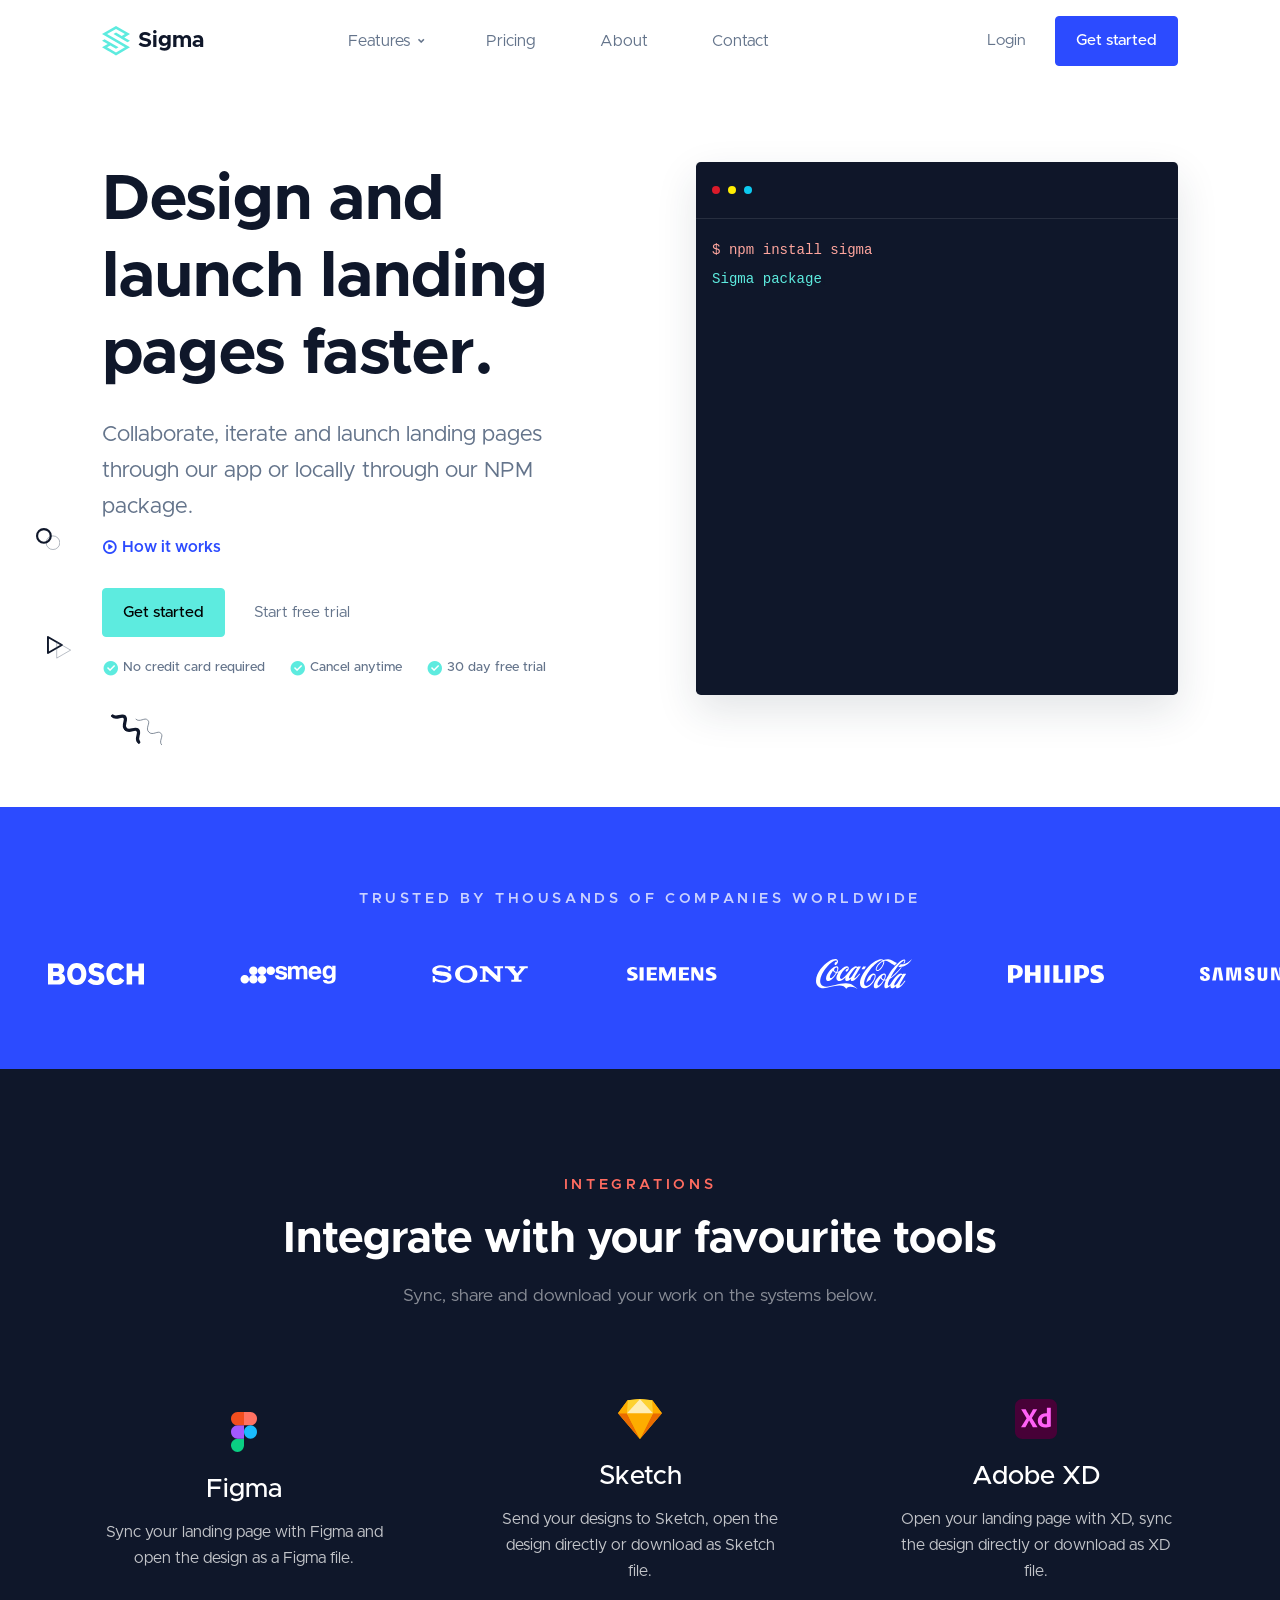
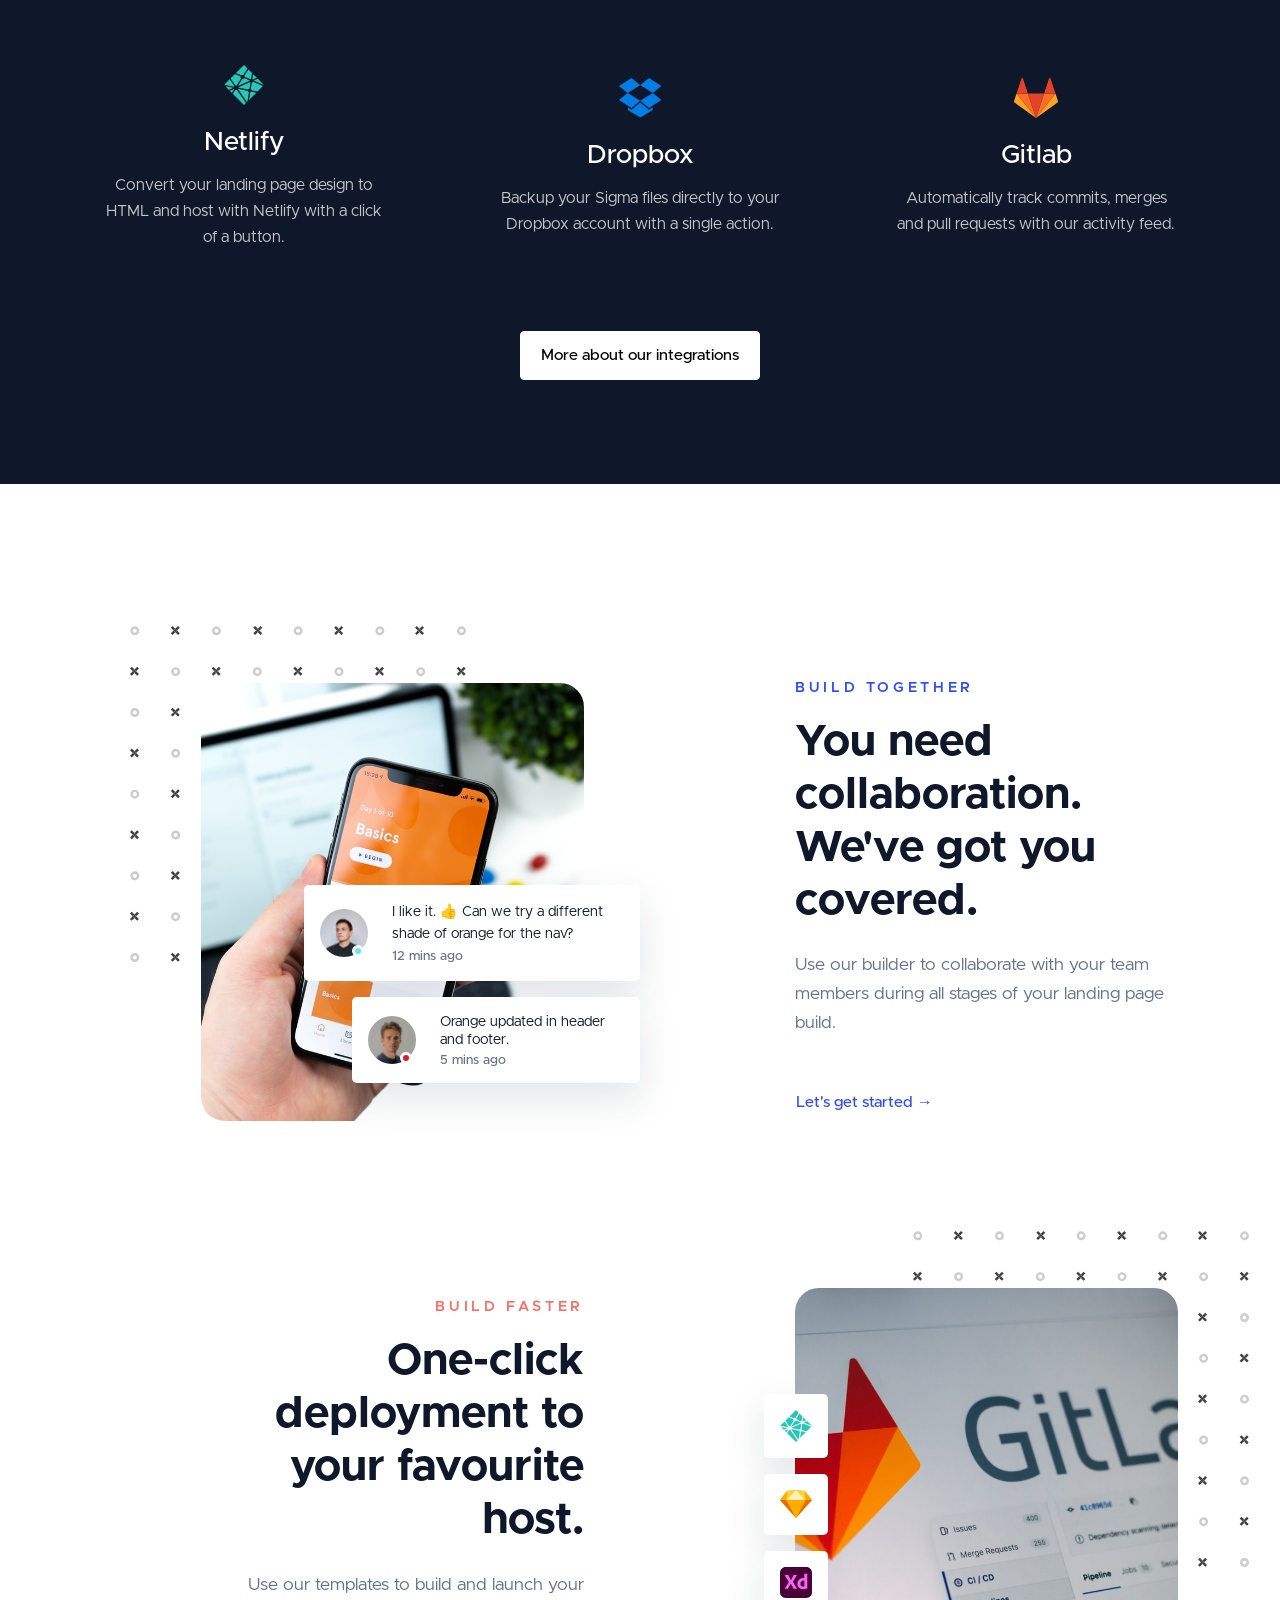
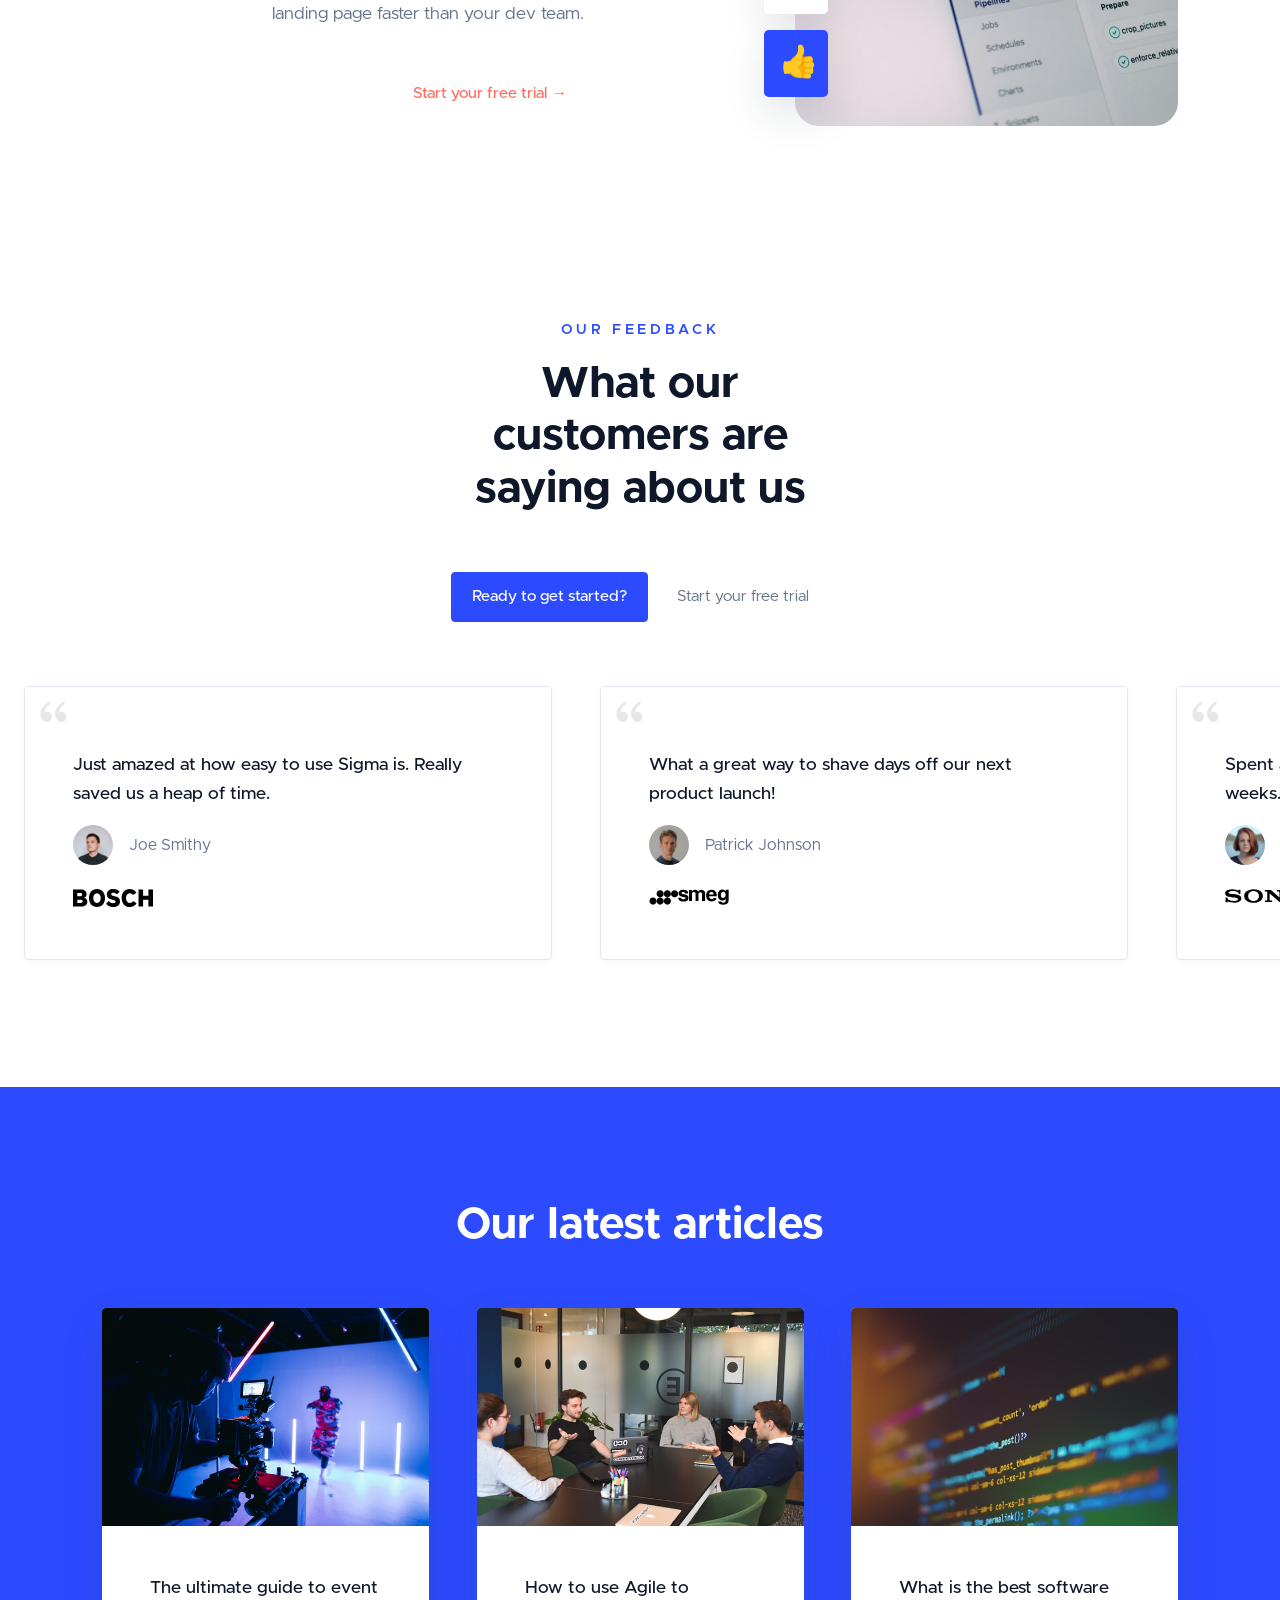
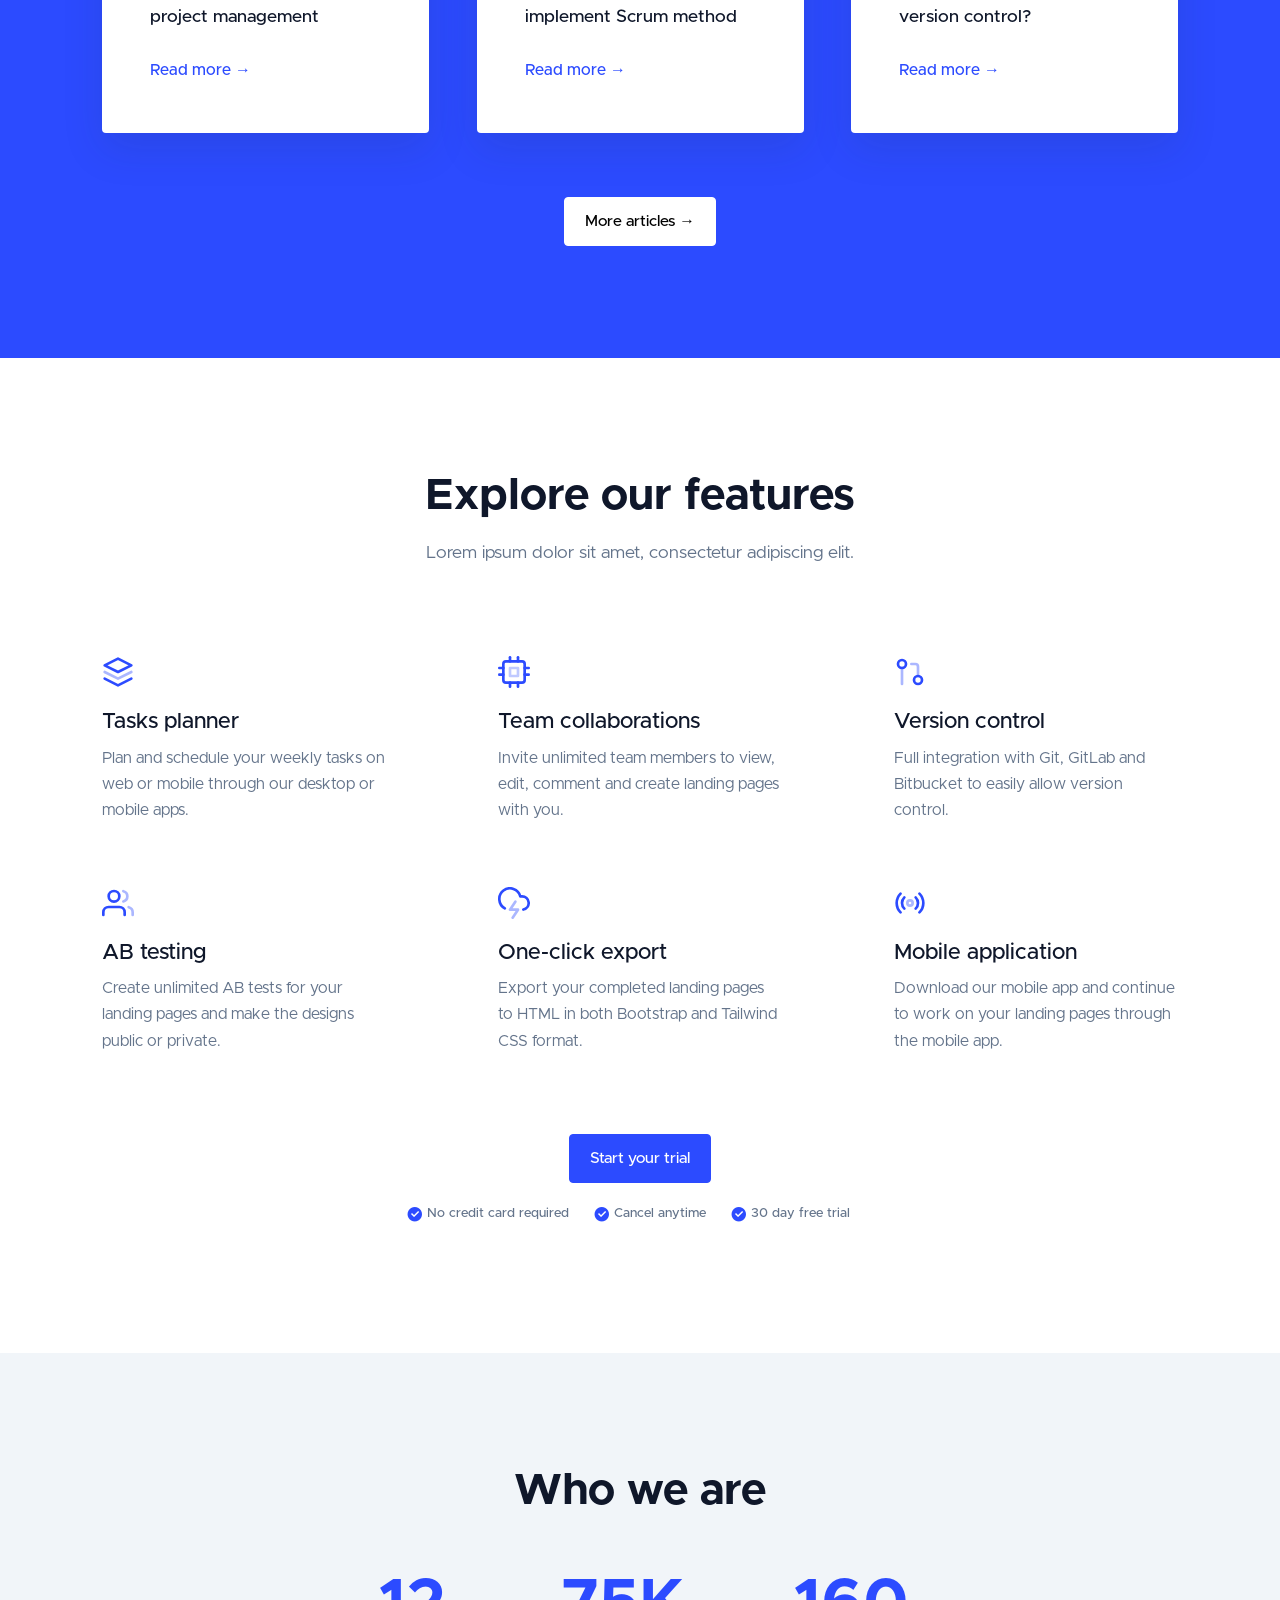
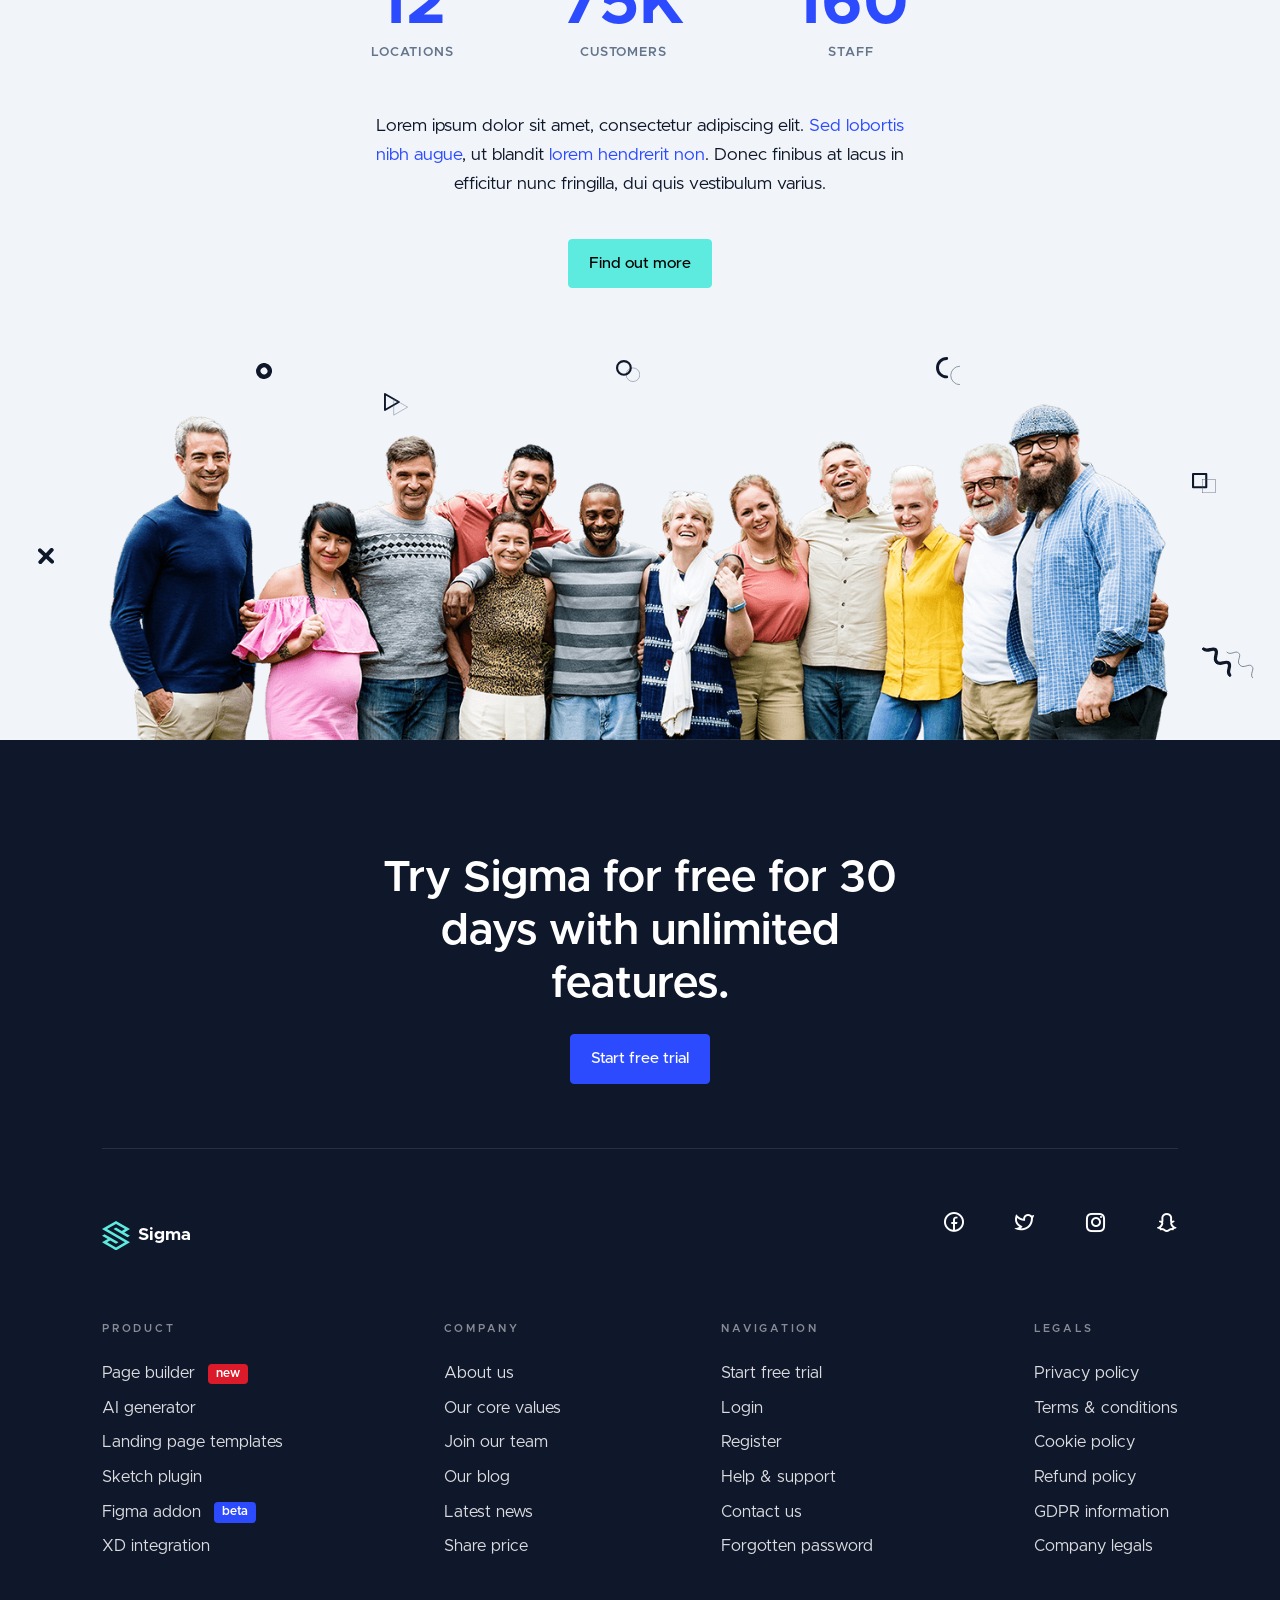
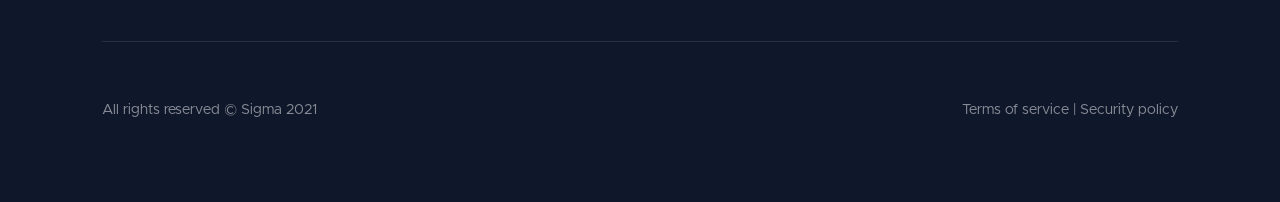
<file: HTML,CSS,JS/sigma-main/sigma-main/dist/index.html>
<!doctype html>
<html lang="en">

<!-- Head -->
<head>
    <!-- Page Meta Tags-->
    <meta charset="utf-8">
    <meta http-equiv="x-ua-compatible" content="ie=edge">
    <meta name="viewport" content="width=device-width, initial-scale=1.0">
    <meta name="description" content="">
    <meta name="author" content="">
    <meta name="keywords" content="">

    <!-- Favicon -->
    <link rel="apple-touch-icon" sizes="180x180" href="./assets/images/favicon/apple-touch-icon.png">
    <link rel="icon" type="image/png" sizes="32x32" href="./assets/images/favicon/favicon-32x32.png">
    <link rel="icon" type="image/png" sizes="16x16" href="./assets/images/favicon/favicon-16x16.png">
    <link rel="mask-icon" href="./assets/images/favicon/safari-pinned-tab.svg" color="#5bbad5">
    <meta name="msapplication-TileColor" content="#da532c">
    <meta name="theme-color" content="#ffffff">
    
    <!-- Vendor CSS -->
    <link rel="stylesheet" href="./assets/css/libs.bundle.css" />

    <!-- Main CSS -->
    <link rel="stylesheet" href="./assets/css/theme.bundle.css" />

    <!-- Fix for custom scrollbar if JS is disabled-->
    <noscript>
        <style>
          /**
          * Reinstate scrolling for non-JS clients
          */
          .simplebar-content-wrapper {
            overflow: auto;
          }
        </style>
    </noscript>

    <!-- Page Title -->
    <title>Bootstrap 5 HTML Template</title>
    
</head>
<body class="">

    <!-- Navbar -->
    <nav class="navbar navbar-expand-lg navbar-light bg-white ">
        <div class="container">
    
            <!-- Logo-->
            <a class="navbar-brand d-flex align-items-center lh-1 me-10 transition-opacity opacity-75-hover" href="./index.html">
                <!-- Logo SVG Icon-->
                <span class="f-w-7 d-block text-success me-2">
                    <svg class="w-100" xmlns="http://www.w3.org/2000/svg" viewBox="0 0 246.46 258.91"><path d="M145.61,187.72,22.41,116.58,0,129.52l50.45,29.13L0,187.77l22.41,12.94s90.75,52.38,100.82,58.2l123.23-71.13L44.7,71.2l78.54-45.34,78.4,45.26-28,16.2-50.31-29L100.85,71.2l123.21,71.13,22.4-12.94L196,100.25q25.25-14.55,50.46-29.12L123.23,0,0,71.13,201.77,187.71l-78.52,45.41L44.8,187.78l28.06-16.19,50.34,29.07Z" fill="currentColor" fill-rule="evenodd"/></svg>
                </span>
                <!--/ Logo SVG Icon -->
                <span class="fw-bold text-body">Sigma</span>
            </a>
            <!-- / Logo-->
    
            <!-- Mobile Menu Btn-->
            <button class="navbar-toggler" type="button" data-bs-toggle="collapse" data-bs-target="#navbarSupportedContent"
                aria-controls="navbarSupportedContent" aria-expanded="false" aria-label="Toggle navigation">
                <i class="ri-menu-line"></i>
            </button>
            <!-- /Mobile Menu Btn-->
    
            <div class="collapse navbar-collapse justify-content-between align-items-center" id="navbarSupportedContent">
                <ul class="navbar-nav">
                    <li class="nav-item dropdown position-static">
                        <a class="nav-link dropdown-toggle" href="#" role="button" data-bs-toggle="dropdown"
                            aria-haspopup="true" aria-expanded="false">
                            Features
                        </a>
                        <!-- Features dropdown menu-->
                        <div class="dropdown-menu dropdown-megamenu">
                            <div class="container">
                                <!-- Dropdown Menu Links Section-->
                                <div class="row py-lg-5 gx-8">
                                
                                
                                    <!-- menu row-->
                                    <div class="col-auto me-4 mb-4 me-lg-0 mb-lg-0 col-lg-4 d-flex align-items-start">
                                        <span class="f-w-16 d-block text-primary me-4 d-none d-lg-flex">
                                            <svg class="w-100" xmlns="http://www.w3.org/2000/svg" viewBox="0 0 24 24" fill="none" stroke="currentColor" stroke-width="2" stroke-linecap="round" stroke-linejoin="round"><polygon points="12 2 2 7 12 12 22 7 12 2"></polygon><polyline points="2 17 12 22 22 17"></polyline><polyline opacity=".4" points="2 12 12 17 22 12"></polyline></svg>
                                        </span>
                                        <div class="position-relative">
                                            <h6 class="dropdown-heading">Tasks planner</h6>
                                            <p class="text-muted">Plan and schedule your weekly tasks on web or mobile through our desktop or mobile apps.</p>
                                            <a href="#" class="fw-medium fs-7 text-decoration-none link-cover">Read more &rarr;</a>
                                        </div>
                                    </div>
                                    <!-- /menu row-->
                                
                                    <!-- menu row-->
                                    <div class="col-auto me-4 mb-4 me-lg-0 mb-lg-0 col-lg-4 d-flex align-items-start">
                                        <span class="f-w-16 d-block text-primary me-4 d-none d-lg-flex">
                                            <svg class="w-100" xmlns="http://www.w3.org/2000/svg" viewBox="0 0 24 24" fill="none" stroke="currentColor" stroke-width="2" stroke-linecap="round" stroke-linejoin="round"><rect x="4" y="4" width="16" height="16" rx="2" ry="2"></rect><rect opacity=".3" x="9" y="9" width="6" height="6"></rect><line x1="9" y1="1" x2="9" y2="4"></line><line x1="15" y1="1" x2="15" y2="4"></line><line x1="9" y1="20" x2="9" y2="23"></line><line x1="15" y1="20" x2="15" y2="23"></line><line x1="20" y1="9" x2="23" y2="9"></line><line x1="20" y1="14" x2="23" y2="14"></line><line x1="1" y1="9" x2="4" y2="9"></line><line x1="1" y1="14" x2="4" y2="14"></line></svg>
                                        </span>
                                        <div class="position-relative">
                                            <h6 class="dropdown-heading">Team collaborations</h6>
                                            <p class="text-muted">Invite unlimited team members to view, edit, comment and create landing pages with you.</p>
                                            <a href="#" class="fw-medium fs-7 text-decoration-none link-cover">Read more &rarr;</a>
                                        </div>
                                    </div>
                                    <!-- /menu row-->    
                                
                                    <!-- menu row-->
                                    <div class="col-auto me-4 mb-4 me-lg-0 mb-lg-0 col-lg-4 d-flex align-items-start">
                                        <span class="f-w-16 d-block text-primary me-4 d-none d-lg-flex">
                                            <svg class="w-100" xmlns="http://www.w3.org/2000/svg" viewBox="0 0 24 24" fill="none" stroke="currentColor" stroke-width="2" stroke-linecap="round" stroke-linejoin="round"><circle cx="18" cy="18" r="3"></circle><circle cx="6" cy="6" r="3"></circle><path opacity=".4" d="M13 6h3a2 2 0 0 1 2 2v7"></path><line opacity=".4" x1="6" y1="9" x2="6" y2="21"></line></svg>
                                        </span>
                                        <div class="position-relative">
                                            <h6 class="dropdown-heading">Version control</h6>
                                            <p class="text-muted">Full integration with Git, GitLab and Bitbucket to easily allow version control.</p>
                                            <a href="#" class="fw-medium fs-7 text-decoration-none link-cover">Read more &rarr;</a>
                                        </div>
                                    </div>
                                    <!-- /menu row-->
                                
                                
                                </div>
                                
                                <!-- Latest from the blog-->
                                <div class="mt-4 border-top d-none d-lg-flex flex-column py-5">
                                    <p class="text-muted">From the blog</p>
                                    <a href="#">The ultimate guide to event project management &rarr;</a>
                                    <a href="#">How to use Agile to implememt Scrum method &rarr;</a>
                                    <a href="#">What is the best software version control? &rarr;</a>
                                </div>
                                <!-- / Latest from the blog-->                <!-- /Dropdown Menu Links Section-->
                            </div>
                        </div>
                        <!-- / Features dropdown menu-->
                    </li>    
                    <li class="nav-item">
                        <a class="nav-link" href="./pricing.html">Pricing</a>
                    </li>
                    <li class="nav-item">
                        <a class="nav-link" href="./about.html">About</a>
                    </li>
                    <li class="nav-item">
                        <a class="nav-link" href="./contact.html">Contact</a>
                    </li>
                </ul>            <div class="d-none d-lg-flex">
                    <a href="#" class="btn btn-link text-muted" role="button">Login</a>
                    <a href="#" class="btn btn-primary ms-2" role="button">Get started</a>
                </div>
            </div>
        </div>
    </nav>    <!-- / Navbar-->

    <!-- Main Section-->
    <main class="mt-0 ">
        <!-- Page Content Goes Here -->

        <!-- Hero Content-->
        <div class="container pt-4 pt-md-6 pt-lg-8 pb-8 pb-lg-10 position-relative">
            <div class="row gx-10 align-items-center">

                <!-- Hero Text-->
                <div class="col-12 col-lg-6 position-relative z-index-20 text-center text-lg-start" data-aos="fade-in">
                    <h1 class="display-3 fw-bold mb-4">Design and launch landing pages faster.</h1>
                    <h2 class="fs-5 text-muted fw-light lh-base">Collaborate, iterate and launch landing pages through
                        our app or locally through our NPM package.</h2>
                    <a href="#" class="text-decoration-none text-primary fw-bolder d-flex fs-7 justify-content-center justify-content-lg-start" data-bs-toggle="modal"
                        data-bs-target="#videoIframeModal"
                        data-pixr-video-iframe="https://player.vimeo.com/video/307721664?autoplay=1&amp;loop=false&amp;byline=false&amp;portrait=false&amp;title=false&amp;speed=true&amp;transparent=0&amp;gesture=media"
                        role="button"><i class="ri-play-circle-line align-bottom me-1"></i> How it works</a>

                    <div class="mt-4 pt-1 d-flex flex-column flex-md-row justify-content-center justify-content-lg-start">
                        <a href="#" class="btn btn-success" role="button">Get started</a>
                        <a href="#" class="btn btn-link text-decoration-none text-muted ms-2 bg-light-hover"
                            role="button">Start free trial</a>
                    </div>
                    <ul class="list-unstyled d-none d-md-flex align-items-center small text-muted mt-3 pt-1 fw-medium fs-9 justify-content-center justify-content-lg-start">
                        <li class="me-4 d-flex align-items-center"><i
                                class="ri-checkbox-circle-fill text-success ri-lg me-1"></i> No credit card required
                        </li>
                        <li class="me-4 d-flex align-items-center"><i
                                class="ri-checkbox-circle-fill text-success ri-lg me-1"></i> Cancel anytime</li>
                        <li class="me-4 d-flex align-items-center"><i
                                class="ri-checkbox-circle-fill text-success ri-lg me-1"></i> 30 day free trial</li>
                    </ul>
                </div>
                <!-- / Hero Text-->

                <!-- Hero Graphic-->
                <div class="col-12 col-lg-6 mt-5 mt-lg-0 align-self-stretch position-relative z-index-20" data-aos="fade-in">
                    <div class="d-flex h-100 bg-dark rounded-3 shadow-lg card">
                        <div class="card-header border-white-10 border-1 py-4 d-flex align-items-center">
                            <span class="f-w-2 f-h-2 block bg-danger rounded-circle me-2"></span>
                            <span class="f-w-2 f-h-2 block bg-warning rounded-circle me-2"></span>
                            <span class="f-w-2 f-h-2 block bg-info rounded-circle"></span>
                        </div>
                        <div class="card-body" style="min-height: 280px;">
                            <code class="highlight fs-8"
                                data-typed='{"backSpeed":2, "strings": ["$&nbsp;npm&nbsp;install&nbsp;sigma<br/><span class=\"text-success\">Sigma&nbsp;package&nbsp;installed 👍</span><br/><br/>$&nbsp;npm&nbsp;start&nbsp;design<br/><span class=\"text-success\">Start&nbsp;sharing&nbsp;your&nbsp;designs&nbsp;instantly...</span><br/><br/>$&nbsp;npm&nbsp;launch&nbsp;design<br/><span class=\"text-success\">Push&nbsp;directly&nbsp;to&nbsp;one&nbsp;of&nbsp;our&nbsp;integrated&nbsp;hosts! 🚀</span>"]}'></code>
                        </div>
                    </div>
                </div>
                <!-- / Hero Graphic-->

            </div>

            <!-- Bottom left shapes-->
            <div class="position-absolute top-0 end-0 start-0 bottom-0 z-index-0 d-none d-lg-block">

                <div class="d-block f-w-6  position-absolute bottom-7 start-5 rotate-n45 origin-center">
                    <span class="d-block animation-float-4">
                        <svg xmlns="http://www.w3.org/2000/svg" viewBox="0 0 37.51 89.72"><path class="text-body" d="M14.75,46.11C14.75,53,2.5,51.83,2.5,60.64" fill="none" stroke="currentColor" stroke-linecap="round" stroke-linejoin="round" stroke-width="5"/><path class="text-body" d="M14.75,17C14.75,24,2.5,22.75,2.5,31.57" fill="none" stroke="currentColor" stroke-linecap="round" stroke-linejoin="round" stroke-width="5"/><path class="text-body" d="M14.75,46.11c0-6.91-12.25-5.72-12.25-14.54" fill="none" stroke="currentColor" stroke-linecap="round" stroke-linejoin="round" stroke-width="5"/><path class="text-body" d="M14.75,17C14.75,10.13,2.5,11.32,2.5,2.5" fill="none" stroke="currentColor" stroke-linecap="round" stroke-linejoin="round" stroke-width="5"/><path class="text-secondary" d="M37,75.18c0,6.91-12.25,5.72-12.25,14.54" fill="none" stroke="currentColor" stroke-miterlimit="10"/><path class="text-secondary" d="M37,46.11C37,53,24.76,51.83,24.76,60.64" fill="none" stroke="currentColor" stroke-miterlimit="10"/><path class="text-secondary" d="M37,75.18c0-6.91-12.25-5.72-12.25-14.54" fill="none" stroke="currentColor" stroke-miterlimit="10"/><path class="text-secondary" d="M37,46.11c0-6.91-12.25-5.72-12.25-14.54" fill="none" stroke="currentColor" stroke-miterlimit="10"/></svg>                    </span>
                </div>

                <div class="d-block f-w-6  position-absolute bottom-35 start-n3">
                    <span class="d-block animation-float-6">
                        <svg xmlns="http://www.w3.org/2000/svg" viewBox="0 0 55.95 50.74"><path class="text-secondary" d="M55.45,34.33A15.92,15.92,0,1,1,39.54,18.41,15.91,15.91,0,0,1,55.45,34.33Z" fill="none" stroke="currentColor" stroke-miterlimit="10"/><path class="text-body" d="M34.33,18.41A15.92,15.92,0,1,1,18.41,2.5,15.92,15.92,0,0,1,34.33,18.41Z" fill="none" stroke="currentColor" stroke-linecap="round" stroke-linejoin="round" stroke-width="5"/></svg>                    </span>
                </div>

                <div class="d-block f-w-6  position-absolute bottom-20 start-n2">
                    <span class="d-block animation-float">
                        <svg xmlns="http://www.w3.org/2000/svg" viewBox="0 0 62.66 58.68"><polygon class="text-body" points="20.69 33.95 38.85 23.45 20.68 12.98 2.5 2.5 2.52 23.47 2.53 44.45 20.69 33.95" fill="none" stroke="currentColor" stroke-linecap="round" stroke-linejoin="round" stroke-width="5"/><polygon class="text-secondary" points="43.5 47.31 61.66 36.81 43.49 26.34 25.32 15.86 25.33 36.83 25.34 57.81 43.5 47.31" fill="none" stroke="currentColor" stroke-miterlimit="10"/></svg>                    </span>
                </div>
            </div>
            <!-- / Bottom left shapes-->
        </div>
        <!-- /hero Content-->

        <!-- Logo Showcase-->
        <div class="bg-primary py-8" data-aos="fade-in">
            <p class="mb-0 text-center small fw-bolder tracking-wider text-uppercase text-white opacity-75">Trusted by
                thousands of companies worldwide</p>
            <div class="mt-5">
                <section class="marquee marquee-hover-pause">
                    <div class="marquee-body">
                        <div class="marquee-section animation-marquee-90">
                            <div class="mx-5 f-w-24">
                                <a class="d-block" href="#" data-bs-toggle="tooltip" data-bs-placement="top" title="Bosch">
                                    <picture>
                                        <img class="img-fluid d-table mx-auto" src="./assets/images/logos/logo-1.svg" alt="">
                                    </picture>
                                </a>
                            </div>
                            <div class="mx-5 f-w-24">
                                <a class="d-block" href="#" data-bs-toggle="tooltip" data-bs-placement="top" title="Smeg">
                                    <picture>
                                        <img class="img-fluid d-table mx-auto" src="./assets/images/logos/logo-2.svg" alt="">
                                    </picture>
                                </a>
                            </div>
                            <div class="mx-5 f-w-24">
                                <a class="d-block" href="#" data-bs-toggle="tooltip" data-bs-placement="top" title="Sony">
                                    <picture>
                                        <img class="img-fluid d-table mx-auto" src="./assets/images/logos/logo-3.svg" alt="">
                                    </picture>
                                </a>
                            </div>
                            <div class="mx-5 f-w-24">
                                <a class="d-block" href="#" data-bs-toggle="tooltip" data-bs-placement="top" title="Siemens">
                                    <picture>
                                        <img class="img-fluid d-table mx-auto" src="./assets/images/logos/logo-4.svg" alt="">
                                    </picture>
                                </a>
                            </div>
                            <div class="mx-5 f-w-24">
                                <a class="d-block" href="#" data-bs-toggle="tooltip" data-bs-placement="top" title="Coca Cola">
                                    <picture>
                                        <img class="img-fluid d-table mx-auto" src="./assets/images/logos/logo-5.svg" alt="">
                                    </picture>
                                </a>
                            </div>
                            <div class="mx-5 f-w-24">
                                <a class="d-block" href="#" data-bs-toggle="tooltip" data-bs-placement="top" title="Philips">
                                    <picture>
                                        <img class="img-fluid d-table mx-auto" src="./assets/images/logos/logo-6.svg" alt="">
                                    </picture>
                                </a>
                            </div>
                            <div class="mx-5 f-w-24">
                                <a class="d-block" href="#" data-bs-toggle="tooltip" data-bs-placement="top" title="Samsung">
                                    <picture>
                                        <img class="img-fluid d-table mx-auto" src="./assets/images/logos/logo-7.svg" alt="">
                                    </picture>
                                </a>
                            </div>
                            <div class="mx-5 f-w-24">
                                <a class="d-block" href="#" data-bs-toggle="tooltip" data-bs-placement="top" title="Netflix">
                                    <picture>
                                        <img class="img-fluid d-table mx-auto" src="./assets/images/logos/logo-8.svg" alt="">
                                    </picture>
                                </a>
                            </div>
                        </div>
                        <div class="marquee-section animation-marquee-90">
                            <div class="mx-5 f-w-24">
                                <a class="d-block" href="#" data-bs-toggle="tooltip" data-bs-placement="top" title="Bosch">
                                    <picture>
                                        <img class="img-fluid d-table mx-auto" src="./assets/images/logos/logo-1.svg" alt="">
                                    </picture>
                                </a>
                            </div>
                            <div class="mx-5 f-w-24">
                                <a class="d-block" href="#" data-bs-toggle="tooltip" data-bs-placement="top" title="Smeg">
                                    <picture>
                                        <img class="img-fluid d-table mx-auto" src="./assets/images/logos/logo-2.svg" alt="">
                                    </picture>
                                </a>
                            </div>
                            <div class="mx-5 f-w-24">
                                <a class="d-block" href="#" data-bs-toggle="tooltip" data-bs-placement="top" title="Sony">
                                    <picture>
                                        <img class="img-fluid d-table mx-auto" src="./assets/images/logos/logo-3.svg" alt="">
                                    </picture>
                                </a>
                            </div>
                            <div class="mx-5 f-w-24">
                                <a class="d-block" href="#" data-bs-toggle="tooltip" data-bs-placement="top" title="Siemens">
                                    <picture>
                                        <img class="img-fluid d-table mx-auto" src="./assets/images/logos/logo-4.svg" alt="">
                                    </picture>
                                </a>
                            </div>
                            <div class="mx-5 f-w-24">
                                <a class="d-block" href="#" data-bs-toggle="tooltip" data-bs-placement="top" title="Coca Cola">
                                    <picture>
                                        <img class="img-fluid d-table mx-auto" src="./assets/images/logos/logo-5.svg" alt="">
                                    </picture>
                                </a>
                            </div>
                            <div class="mx-5 f-w-24">
                                <a class="d-block" href="#" data-bs-toggle="tooltip" data-bs-placement="top" title="Philips">
                                    <picture>
                                        <img class="img-fluid d-table mx-auto" src="./assets/images/logos/logo-6.svg" alt="">
                                    </picture>
                                </a>
                            </div>
                            <div class="mx-5 f-w-24">
                                <a class="d-block" href="#" data-bs-toggle="tooltip" data-bs-placement="top" title="Samsung">
                                    <picture>
                                        <img class="img-fluid d-table mx-auto" src="./assets/images/logos/logo-7.svg" alt="">
                                    </picture>
                                </a>
                            </div>
                            <div class="mx-5 f-w-24">
                                <a class="d-block" href="#" data-bs-toggle="tooltip" data-bs-placement="top" title="Netflix">
                                    <picture>
                                        <img class="img-fluid d-table mx-auto" src="./assets/images/logos/logo-8.svg" alt="">
                                    </picture>
                                </a>
                            </div>
                        </div>
                    </div>
                </section>
            </div>
        </div>
        <!-- Logo Showcase-->

        <!-- Integrations-->
        <div class="bg-dark py-8" data-aos="fade-in">
            <div class="container py-4">
                <p class="mb-0 text-center small fw-bolder tracking-wider text-uppercase text-orange">Integrations</p>
                <h3 class="text-white text-center mt-3 fs-1 mb-3 fw-bold">Integrate with your favourite tools</h3>
                <p class="text-white opacity-50 text-center">Sync, share and download your work on the systems below.
                </p>

                <div class="row gx-10 gy-7 mt-4">
                    <!-- Integration-->
                    <div class="col-12 col-sm-6 col-lg-4 d-flex flex-column align-items-center justify-content-center" data-aos="fade-in" data-aos-duration="500" data-aos-delay="000">
                        <picture class="d-block f-h-10">
                            <img class="h-100 w-auto" src="./assets/images/logos/logo-9.svg" alt="">
                        </picture>
                        <p class="text-white fs-4 fw-medium mb-2 mt-3">Figma</p>
                        <p class="text-white opacity-75 text-center fs-7">Sync your landing page with Figma and open the design as a Figma file.</p>
                    </div>
                    <!-- /Integration-->
                    <!-- Integration-->
                    <div class="col-12 col-sm-6 col-lg-4 d-flex flex-column align-items-center justify-content-center" data-aos="fade-in" data-aos-duration="500" data-aos-delay="100">
                        <picture class="d-block f-h-10">
                            <img class="h-100 w-auto" src="./assets/images/logos/logo-10.svg" alt="">
                        </picture>
                        <p class="text-white fs-4 fw-medium mb-2 mt-3">Sketch</p>
                        <p class="text-white opacity-75 text-center fs-7">Send your designs to Sketch, open the design directly or download as Sketch file.</p>
                    </div>
                    <!-- /Integration-->
                    <!-- Integration-->
                    <div class="col-12 col-sm-6 col-lg-4 d-flex flex-column align-items-center justify-content-center" data-aos="fade-in" data-aos-duration="500" data-aos-delay="200">
                        <picture class="d-block f-h-10">
                            <img class="h-100 w-auto" src="./assets/images/logos/logo-11.svg" alt="">
                        </picture>
                        <p class="text-white fs-4 fw-medium mb-2 mt-3">Adobe XD</p>
                        <p class="text-white opacity-75 text-center fs-7">Open your landing page with XD, sync the design directly or download as XD file.</p>
                    </div>
                    <!-- /Integration-->
                    <!-- Integration-->
                    <div class="col-12 col-sm-6 col-lg-4 d-flex flex-column align-items-center justify-content-center" data-aos="fade-in" data-aos-duration="500" data-aos-delay="300">
                        <picture class="d-block f-h-10">
                            <img class="h-100 w-auto" src="./assets/images/logos/logo-12.svg" alt="">
                        </picture>
                        <p class="text-white fs-4 fw-medium mb-2 mt-3">Netlify</p>
                        <p class="text-white opacity-75 text-center fs-7">Convert your landing page design to HTML and host with Netlify with a click of a button.</p>
                    </div>
                    <!-- /Integration-->
                    <!-- Integration-->
                    <div class="col-12 col-sm-6 col-lg-4 d-flex flex-column align-items-center justify-content-center" data-aos="fade-in" data-aos-duration="500" data-aos-delay="400">
                        <picture class="d-block f-h-10">
                            <img class="h-100 w-auto" src="./assets/images/logos/logo-13.svg" alt="">
                        </picture>
                        <p class="text-white fs-4 fw-medium mb-2 mt-3">Dropbox</p>
                        <p class="text-white opacity-75 text-center fs-7">Backup your Sigma files directly to your Dropbox account with a single action.</p>
                    </div>
                    <!-- /Integration-->
                    <!-- Integration-->
                    <div class="col-12 col-sm-6 col-lg-4 d-flex flex-column align-items-center justify-content-center" data-aos="fade-in" data-aos-duration="500" data-aos-delay="500">
                        <picture class="d-block f-h-10">
                            <img class="h-100 w-auto" src="./assets/images/logos/logo-14.svg" alt="">
                        </picture>
                        <p class="text-white fs-4 fw-medium mb-2 mt-3">Gitlab</p>
                        <p class="text-white opacity-75 text-center fs-7">Automatically track commits, merges and pull requests with our activity feed.</p>
                    </div>
                    <!-- /Integration-->
                </div>

                <a href="#" class="btn btn-white d-table mx-auto mt-7 w-100 w-md-auto" role="button">More about our integrations</a>

            </div>
        </div>
        <!-- / Integrations-->

        <!-- Product Highlights-->
        <div class="py-5 py-lg-10">

            <!-- Highlight One-->
            <div class="container py-5 py-lg-8">
                <div class="row g-5 g-lg-10 d-flex align-items-center">

                    <!-- Highlight One Image Section-->
                    <div class="col-12 col-md-6 col-xl-5 offset-xl-1 position-relative" data-aos="fade-in">
                        <picture class="position-relative z-index-20">
                            <img class="img-fluid rounded-5" src="./assets/images/feature-1.jpeg"
                                alt="HTML Bootstrap Template by Pixel Rocket">
                        </picture>
                        <div class="position-absolute bottom-5 end-0 z-index-30 d-none d-lg-block">
                            <div
                                class="p-3 bg-white shadow-lg rounded-3 f-w-60 mb-3 d-flex align-items-center me-0 ms-auto" data-aos="fade-right" data-aos-duration="400" data-aos-delay="450">
                                <div class="position-relative me-4">
                                    <picture class="position-relative z-index-0">
                                        <img class="f-w-12 rounded-circle"
                                            src="./assets/images/profile-small-2.jpeg" alt="HTML Bootstrap Template by Pixel Rocket">
                                    </picture>
                                    <span
                                        class="position-absolute z-index-20 d-block f-w-3 f-h-3 border border-3 border-white bg-success rounded-circle bottom-0 end-8"></span>
                                </div>
                                <div class="lh-sm">
                                    <small class="align-self-center fs-8">I like it. 👍 Can we try a different shade of
                                        orange for
                                        the nav? </small>
                                    <span class="fs-9 text-muted fw-medium mt-1 d-block">12 mins ago</span>
                                </div>
                            </div>
                            <div
                                class="p-3 bg-white shadow-lg rounded-3 f-w-56 mb-3 d-flex align-items-center me-0 ms-auto"  
                                data-aos="fade-left" data-aos-duration="400" data-aos-delay="1500">
                                <div class="position-relative me-4">
                                    <picture class="position-relative z-index-0">
                                        <img class="f-w-12 rounded-circle"
                                            src="./assets/images/profile-small-3.jpeg" alt="HTML Bootstrap Template by Pixel Rocket">
                                    </picture>
                                    <span
                                        class="position-absolute z-index-20 d-block f-w-3 f-h-3 border border-3 border-white bg-danger rounded-circle bottom-0 end-8"></span>
                                </div>
                                <div class="lh-1">
                                    <small class="align-self-center fs-8 lh-sm">Orange updated in header and
                                        footer.</small>
                                    <span class="fs-9 text-muted fw-medium mt-1 d-block">5 mins ago</span>
                                </div>
                            </div>
                        </div>

                        <!-- Hightlight One SVG Shape-->
                        <div class="d-none d-xl-block f-w-60 position-absolute top-n13 start-n3 opacity-75">
                            <span class="d-block" data-aos="fade-in">
                                <svg class="w-100" xmlns="http://www.w3.org/2000/svg" viewBox="0 0 411.39 411.39"><circle cx="355.89" cy="255.89" r="2.5" fill="none"/><circle cx="355.89" cy="55.89" r="2.5" fill="none"/><circle cx="305.89" cy="105.89" r="2.5" fill="none"/><circle cx="255.89" cy="155.89" r="2.5" fill="none"/><circle cx="305.89" cy="205.89" r="2.5" fill="none"/><circle cx="305.89" cy="405.89" r="2.5" fill="none"/><circle cx="405.89" cy="5.89" r="2.5" fill="none"/><circle cx="305.89" cy="305.89" r="2.5" fill="none"/><circle cx="205.89" cy="105.89" r="2.5" fill="none"/><circle cx="255.89" cy="255.89" r="2.5" fill="none"/><circle cx="205.89" cy="205.89" r="2.5" fill="none"/><circle cx="305.89" cy="5.89" r="2.5" fill="none"/><circle cx="355.89" cy="355.89" r="2.5" fill="none"/><circle cx="205.89" cy="405.89" r="2.5" fill="none"/><circle cx="205.89" cy="305.89" r="2.5" fill="none"/><circle cx="355.89" cy="155.89" r="2.5" fill="none"/><circle cx="405.89" cy="405.89" r="2.5" fill="none"/><circle cx="405.89" cy="205.89" r="2.5" fill="none"/><circle cx="405.89" cy="305.89" r="2.5" fill="none"/><circle cx="405.89" cy="105.89" r="2.5" fill="none"/><circle cx="5.89" cy="305.89" r="2.5" fill="none"/><circle cx="5.89" cy="5.89" r="2.5" fill="none"/><circle cx="55.89" cy="55.89" r="2.5" fill="none"/><circle cx="55.89" cy="155.89" r="2.5" fill="none"/><circle cx="55.89" cy="355.89" r="2.5" fill="none"/><circle cx="55.89" cy="255.89" r="2.5" fill="none"/><circle cx="155.89" cy="55.89" r="2.5" fill="none"/><circle cx="105.89" cy="305.89" r="2.5" fill="none"/><circle cx="105.89" cy="205.89" r="2.5" fill="none"/><circle cx="105.89" cy="105.89" r="2.5" fill="none"/><circle cx="205.89" cy="5.89" r="2.5" fill="none"/><circle cx="255.89" cy="355.89" r="2.5" fill="none"/><circle cx="105.89" cy="405.89" r="2.5" fill="none"/><circle cx="255.89" cy="55.89" r="2.5" fill="none"/><circle cx="105.89" cy="5.89" r="2.5" fill="none"/><circle cx="5.89" cy="205.89" r="2.5" fill="none"/><circle cx="5.89" cy="405.89" r="2.5" fill="none"/><circle cx="155.89" cy="355.89" r="2.5" fill="none"/><circle cx="155.89" cy="255.89" r="2.5" fill="none"/><circle cx="155.89" cy="155.89" r="2.5" fill="none"/><circle cx="5.89" cy="105.89" r="2.5" fill="none"/><path d="M5.89,11.39a5.5,5.5,0,1,0-5.5-5.5A5.5,5.5,0,0,0,5.89,11.39Zm0-8a2.5,2.5,0,1,1-2.5,2.5A2.5,2.5,0,0,1,5.89,3.39Z" fill="#bcbcbc"/><path d="M55.89,50.39a5.5,5.5,0,1,0,5.5,5.5A5.51,5.51,0,0,0,55.89,50.39Zm0,8a2.5,2.5,0,1,1,2.5-2.5A2.51,2.51,0,0,1,55.89,58.39Z" fill="#bcbcbc"/><path d="M155.89,61.39a5.5,5.5,0,1,0-5.5-5.5A5.5,5.5,0,0,0,155.89,61.39Zm0-8a2.5,2.5,0,1,1-2.5,2.5A2.5,2.5,0,0,1,155.89,53.39Z" fill="#bcbcbc"/><path d="M255.89,50.39a5.5,5.5,0,1,0,5.5,5.5A5.51,5.51,0,0,0,255.89,50.39Zm0,8a2.5,2.5,0,1,1,2.5-2.5A2.51,2.51,0,0,1,255.89,58.39Z" fill="#bcbcbc"/><path d="M355.89,50.39a5.5,5.5,0,1,0,5.5,5.5A5.51,5.51,0,0,0,355.89,50.39Zm0,8a2.5,2.5,0,1,1,2.5-2.5A2.51,2.51,0,0,1,355.89,58.39Z" fill="#bcbcbc"/><path d="M55.89,150.39a5.5,5.5,0,1,0,5.5,5.5A5.51,5.51,0,0,0,55.89,150.39Zm0,8a2.5,2.5,0,1,1,2.5-2.5A2.51,2.51,0,0,1,55.89,158.39Z" fill="#bcbcbc"/><path d="M155.89,161.39a5.5,5.5,0,1,0-5.5-5.5A5.5,5.5,0,0,0,155.89,161.39Zm0-8a2.5,2.5,0,1,1-2.5,2.5A2.5,2.5,0,0,1,155.89,153.39Z" fill="#bcbcbc"/><path d="M255.89,150.39a5.5,5.5,0,1,0,5.5,5.5A5.51,5.51,0,0,0,255.89,150.39Zm0,8a2.5,2.5,0,1,1,2.5-2.5A2.51,2.51,0,0,1,255.89,158.39Z" fill="#bcbcbc"/><path d="M355.89,150.39a5.5,5.5,0,1,0,5.5,5.5A5.51,5.51,0,0,0,355.89,150.39Zm0,8a2.5,2.5,0,1,1,2.5-2.5A2.51,2.51,0,0,1,355.89,158.39Z" fill="#bcbcbc"/><path d="M55.89,250.39a5.5,5.5,0,1,0,5.5,5.5A5.51,5.51,0,0,0,55.89,250.39Zm0,8a2.5,2.5,0,1,1,2.5-2.5A2.51,2.51,0,0,1,55.89,258.39Z" fill="#bcbcbc"/><path d="M155.89,261.39a5.5,5.5,0,1,0-5.5-5.5A5.5,5.5,0,0,0,155.89,261.39Zm0-8a2.5,2.5,0,1,1-2.5,2.5A2.5,2.5,0,0,1,155.89,253.39Z" fill="#bcbcbc"/><path d="M255.89,250.39a5.5,5.5,0,1,0,5.5,5.5A5.51,5.51,0,0,0,255.89,250.39Zm0,8a2.5,2.5,0,1,1,2.5-2.5A2.51,2.51,0,0,1,255.89,258.39Z" fill="#bcbcbc"/><path d="M355.89,250.39a5.5,5.5,0,1,0,5.5,5.5A5.51,5.51,0,0,0,355.89,250.39Zm0,8a2.5,2.5,0,1,1,2.5-2.5A2.51,2.51,0,0,1,355.89,258.39Z" fill="#bcbcbc"/><path d="M55.89,350.39a5.5,5.5,0,1,0,5.5,5.5A5.51,5.51,0,0,0,55.89,350.39Zm0,8a2.5,2.5,0,1,1,2.5-2.5A2.51,2.51,0,0,1,55.89,358.39Z" fill="#bcbcbc"/><path d="M155.89,361.39a5.5,5.5,0,1,0-5.5-5.5A5.5,5.5,0,0,0,155.89,361.39Zm0-8a2.5,2.5,0,1,1-2.5,2.5A2.5,2.5,0,0,1,155.89,353.39Z" fill="#bcbcbc"/><path d="M255.89,350.39a5.5,5.5,0,1,0,5.5,5.5A5.51,5.51,0,0,0,255.89,350.39Zm0,8a2.5,2.5,0,1,1,2.5-2.5A2.51,2.51,0,0,1,255.89,358.39Z" fill="#bcbcbc"/><path d="M355.89,350.39a5.5,5.5,0,1,0,5.5,5.5A5.51,5.51,0,0,0,355.89,350.39Zm0,8a2.5,2.5,0,1,1,2.5-2.5A2.51,2.51,0,0,1,355.89,358.39Z" fill="#bcbcbc"/><path d="M105.89,11.39a5.5,5.5,0,1,0-5.5-5.5A5.5,5.5,0,0,0,105.89,11.39Zm0-8a2.5,2.5,0,1,1-2.5,2.5A2.5,2.5,0,0,1,105.89,3.39Z" fill="#bcbcbc"/><path d="M205.89,11.39a5.5,5.5,0,1,0-5.5-5.5A5.5,5.5,0,0,0,205.89,11.39Zm0-8a2.5,2.5,0,1,1-2.5,2.5A2.5,2.5,0,0,1,205.89,3.39Z" fill="#bcbcbc"/><path d="M305.89,11.39a5.5,5.5,0,1,0-5.5-5.5A5.5,5.5,0,0,0,305.89,11.39Zm0-8a2.5,2.5,0,1,1-2.5,2.5A2.5,2.5,0,0,1,305.89,3.39Z" fill="#bcbcbc"/><path d="M405.89,11.39a5.5,5.5,0,1,0-5.5-5.5A5.5,5.5,0,0,0,405.89,11.39Zm0-8a2.5,2.5,0,1,1-2.5,2.5A2.5,2.5,0,0,1,405.89,3.39Z" fill="#bcbcbc"/><path d="M5.89,100.39a5.5,5.5,0,1,0,5.5,5.5A5.51,5.51,0,0,0,5.89,100.39Zm0,8a2.5,2.5,0,1,1,2.5-2.5A2.51,2.51,0,0,1,5.89,108.39Z" fill="#bcbcbc"/><path d="M105.89,100.39a5.5,5.5,0,1,0,5.5,5.5A5.51,5.51,0,0,0,105.89,100.39Zm0,8a2.5,2.5,0,1,1,2.5-2.5A2.51,2.51,0,0,1,105.89,108.39Z" fill="#bcbcbc"/><path d="M205.89,100.39a5.5,5.5,0,1,0,5.5,5.5A5.51,5.51,0,0,0,205.89,100.39Zm0,8a2.5,2.5,0,1,1,2.5-2.5A2.51,2.51,0,0,1,205.89,108.39Z" fill="#bcbcbc"/><path d="M305.89,100.39a5.5,5.5,0,1,0,5.5,5.5A5.51,5.51,0,0,0,305.89,100.39Zm0,8a2.5,2.5,0,1,1,2.5-2.5A2.51,2.51,0,0,1,305.89,108.39Z" fill="#bcbcbc"/><path d="M405.89,100.39a5.5,5.5,0,1,0,5.5,5.5A5.51,5.51,0,0,0,405.89,100.39Zm0,8a2.5,2.5,0,1,1,2.5-2.5A2.51,2.51,0,0,1,405.89,108.39Z" fill="#bcbcbc"/><path d="M5.89,200.39a5.5,5.5,0,1,0,5.5,5.5A5.51,5.51,0,0,0,5.89,200.39Zm0,8a2.5,2.5,0,1,1,2.5-2.5A2.51,2.51,0,0,1,5.89,208.39Z" fill="#bcbcbc"/><path d="M105.89,200.39a5.5,5.5,0,1,0,5.5,5.5A5.51,5.51,0,0,0,105.89,200.39Zm0,8a2.5,2.5,0,1,1,2.5-2.5A2.51,2.51,0,0,1,105.89,208.39Z" fill="#bcbcbc"/><path d="M205.89,200.39a5.5,5.5,0,1,0,5.5,5.5A5.51,5.51,0,0,0,205.89,200.39Zm0,8a2.5,2.5,0,1,1,2.5-2.5A2.51,2.51,0,0,1,205.89,208.39Z"/><path d="M305.89,200.39a5.5,5.5,0,1,0,5.5,5.5A5.51,5.51,0,0,0,305.89,200.39Zm0,8a2.5,2.5,0,1,1,2.5-2.5A2.51,2.51,0,0,1,305.89,208.39Z" fill="#bcbcbc"/><path d="M405.89,200.39a5.5,5.5,0,1,0,5.5,5.5A5.51,5.51,0,0,0,405.89,200.39Zm0,8a2.5,2.5,0,1,1,2.5-2.5A2.51,2.51,0,0,1,405.89,208.39Z" fill="#bcbcbc"/><path d="M5.89,300.39a5.5,5.5,0,1,0,5.5,5.5A5.51,5.51,0,0,0,5.89,300.39Zm0,8a2.5,2.5,0,1,1,2.5-2.5A2.51,2.51,0,0,1,5.89,308.39Z" fill="#bcbcbc"/><path d="M105.89,300.39a5.5,5.5,0,1,0,5.5,5.5A5.51,5.51,0,0,0,105.89,300.39Zm0,8a2.5,2.5,0,1,1,2.5-2.5A2.51,2.51,0,0,1,105.89,308.39Z" fill="#bcbcbc"/><path d="M205.89,300.39a5.5,5.5,0,1,0,5.5,5.5A5.51,5.51,0,0,0,205.89,300.39Zm0,8a2.5,2.5,0,1,1,2.5-2.5A2.51,2.51,0,0,1,205.89,308.39Z" fill="#bcbcbc"/><path d="M305.89,300.39a5.5,5.5,0,1,0,5.5,5.5A5.51,5.51,0,0,0,305.89,300.39Zm0,8a2.5,2.5,0,1,1,2.5-2.5A2.51,2.51,0,0,1,305.89,308.39Z" fill="#bcbcbc"/><path d="M405.89,300.39a5.5,5.5,0,1,0,5.5,5.5A5.51,5.51,0,0,0,405.89,300.39Zm0,8a2.5,2.5,0,1,1,2.5-2.5A2.51,2.51,0,0,1,405.89,308.39Z" fill="#bcbcbc"/><path d="M5.89,400.39a5.5,5.5,0,1,0,5.5,5.5A5.51,5.51,0,0,0,5.89,400.39Zm0,8a2.5,2.5,0,1,1,2.5-2.5A2.51,2.51,0,0,1,5.89,408.39Z" fill="#bcbcbc"/><path d="M105.89,400.39a5.5,5.5,0,1,0,5.5,5.5A5.51,5.51,0,0,0,105.89,400.39Zm0,8a2.5,2.5,0,1,1,2.5-2.5A2.51,2.51,0,0,1,105.89,408.39Z" fill="#bcbcbc"/><path d="M205.89,400.39a5.5,5.5,0,1,0,5.5,5.5A5.51,5.51,0,0,0,205.89,400.39Zm0,8a2.5,2.5,0,1,1,2.5-2.5A2.51,2.51,0,0,1,205.89,408.39Z" fill="#bcbcbc"/><path d="M305.89,400.39a5.5,5.5,0,1,0,5.5,5.5A5.51,5.51,0,0,0,305.89,400.39Zm0,8a2.5,2.5,0,1,1,2.5-2.5A2.51,2.51,0,0,1,305.89,408.39Z" fill="#bcbcbc"/><path d="M405.89,400.39a5.5,5.5,0,1,0,5.5,5.5A5.51,5.51,0,0,0,405.89,400.39Zm0,8a2.5,2.5,0,1,1,2.5-2.5A2.51,2.51,0,0,1,405.89,408.39Z" fill="#bcbcbc"/><rect x="152.24" y="100.37" width="3" height="4.75" transform="translate(-27.62 138.8) rotate(-45)"/><rect x="157.72" y="105.84" width="3" height="4.75" transform="translate(-29.89 144.28) rotate(-45)"/><rect x="151.37" y="106.72" width="4.75" height="3" transform="translate(-31.49 140.41) rotate(-45)"/><rect x="156.84" y="101.24" width="4.75" height="3" transform="translate(-26.02 142.67) rotate(-45)"/><rect x="154.98" y="103.98" width="3" height="3" transform="translate(-28.75 141.54) rotate(-45)"/><rect x="256.72" y="105.84" width="3" height="4.75" transform="translate(-0.89 214.28) rotate(-45)"/><rect x="251.24" y="100.37" width="3" height="4.75" transform="translate(1.38 208.8) rotate(-45)"/><rect x="255.84" y="101.24" width="4.75" height="3" transform="translate(2.98 212.68) rotate(-45)"/><rect x="250.37" y="106.72" width="4.75" height="3" transform="translate(-2.5 210.4) rotate(-45)"/><rect x="253.98" y="103.98" width="3" height="3" transform="translate(0.25 211.55) rotate(-45)"/><rect x="355.72" y="105.84" width="3" height="4.75" transform="translate(28.11 284.29) rotate(-45)"/><rect x="350.24" y="100.37" width="3" height="4.75" transform="translate(30.37 278.81) rotate(-45)"/><rect x="354.84" y="101.24" width="4.75" height="3" transform="translate(31.98 282.68) rotate(-45)"/><rect x="349.37" y="106.72" width="4.75" height="3" transform="translate(26.5 280.4) rotate(-45)"/><rect x="352.98" y="103.98" width="3" height="3" transform="translate(29.24 281.55) rotate(-45)"/><rect x="51.24" y="100.37" width="3" height="4.75" transform="translate(-57.2 67.38) rotate(-45)"/><rect x="56.72" y="105.84" width="3" height="4.75" transform="translate(-59.47 72.86) rotate(-45)"/><rect x="55.84" y="101.24" width="4.75" height="3" transform="translate(-55.6 71.26) rotate(-45)"/><rect x="50.37" y="106.72" width="4.75" height="3" transform="translate(-61.07 68.98) rotate(-45)"/><rect x="53.98" y="103.98" width="3" height="3" transform="translate(-58.34 70.12) rotate(-45)"/><rect x="152.24" y="0.37" width="3" height="4.75" transform="translate(43.09 109.51) rotate(-45)"/><rect x="157.72" y="5.84" width="3" height="4.75" transform="translate(40.82 114.99) rotate(-45)"/><rect x="156.84" y="1.24" width="4.75" height="3" transform="translate(44.7 113.38) rotate(-45)"/><rect x="151.37" y="6.72" width="4.75" height="3" transform="translate(39.22 111.11) rotate(-45)"/><rect x="154.98" y="3.98" width="3" height="3" transform="translate(41.96 112.25) rotate(-45)"/><rect x="251.24" y="0.37" width="3" height="4.75" transform="translate(72.09 179.52) rotate(-45)"/><rect x="256.72" y="5.84" width="3" height="4.75" transform="translate(69.82 184.99) rotate(-45)"/><rect x="250.37" y="6.72" width="4.75" height="3" transform="translate(68.21 181.11) rotate(-45)"/><rect x="255.84" y="1.24" width="4.75" height="3" transform="translate(73.69 183.39) rotate(-45)"/><rect x="253.98" y="3.98" width="3" height="3" transform="translate(70.96 182.26) rotate(-45)"/><rect x="350.24" y="0.37" width="3" height="4.75" transform="translate(101.09 249.52) rotate(-45)"/><rect x="355.72" y="5.84" width="3" height="4.75" transform="translate(98.82 255) rotate(-45)"/><rect x="349.37" y="6.72" width="4.75" height="3" transform="translate(97.21 251.12) rotate(-45)"/><rect x="354.84" y="1.24" width="4.75" height="3" transform="translate(102.69 253.39) rotate(-45)"/><rect x="352.98" y="3.98" width="3" height="3" transform="translate(99.96 252.26) rotate(-45)"/><rect x="1.24" y="50.37" width="3" height="4.75" transform="translate(-36.49 17.38) rotate(-45)"/><rect x="6.72" y="55.84" width="3" height="4.75" transform="translate(-38.76 22.86) rotate(-45)"/><rect x="0.37" y="56.72" width="4.75" height="3" transform="translate(-40.36 18.99) rotate(-45)"/><rect x="5.84" y="51.24" width="4.75" height="3" transform="translate(-34.89 21.26) rotate(-45)"/><rect x="3.98" y="53.98" width="3" height="3" transform="translate(-37.62 20.12) rotate(-45)"/><rect x="101.24" y="50.37" width="3" height="4.75" transform="translate(-7.2 88.09) rotate(-45)"/><rect x="106.72" y="55.84" width="3" height="4.75" transform="translate(-9.47 93.57) rotate(-45)"/><rect x="105.84" y="51.24" width="4.75" height="3" transform="translate(-5.6 91.97) rotate(-45)"/><rect x="100.37" y="56.72" width="4.75" height="3" transform="translate(-11.07 89.69) rotate(-45)"/><rect x="103.98" y="53.98" width="3" height="3" transform="translate(-8.33 90.84) rotate(-45)"/><rect x="206.72" y="55.84" width="3" height="4.75" transform="translate(19.82 164.28) rotate(-45)"/><rect x="201.24" y="50.37" width="3" height="4.75" transform="translate(22.09 158.8) rotate(-45)"/><rect x="200.37" y="56.72" width="4.75" height="3" transform="translate(18.21 160.4) rotate(-45)"/><rect x="205.84" y="51.24" width="4.75" height="3" transform="translate(23.69 162.68) rotate(-45)"/><rect x="203.98" y="53.98" width="3" height="3" transform="translate(20.96 161.55) rotate(-45)"/><rect x="301.24" y="50.37" width="3" height="4.75" transform="translate(51.38 229.52) rotate(-45)"/><rect x="306.72" y="55.84" width="3" height="4.75" transform="translate(49.11 234.99) rotate(-45)"/><rect x="300.37" y="56.72" width="4.75" height="3" transform="translate(47.5 231.11) rotate(-45)"/><rect x="305.84" y="51.24" width="4.75" height="3" transform="translate(52.98 233.39) rotate(-45)"/><rect x="303.98" y="53.98" width="3" height="3" transform="translate(50.25 232.26) rotate(-45)"/><rect x="406.72" y="55.84" width="3" height="4.75" transform="translate(78.4 305.7) rotate(-45)"/><rect x="401.24" y="50.37" width="3" height="4.75" transform="translate(80.67 300.23) rotate(-45)"/><rect x="400.37" y="56.72" width="4.75" height="3" transform="translate(76.79 301.82) rotate(-45)"/><rect x="405.84" y="51.24" width="4.75" height="3" transform="translate(82.27 304.1) rotate(-45)"/><rect x="403.98" y="53.98" width="3" height="3" transform="translate(79.54 302.97) rotate(-45)"/><rect x="1.24" y="150.37" width="3" height="4.75" transform="translate(-107.2 46.67) rotate(-45)"/><rect x="6.72" y="155.84" width="3" height="4.75" transform="translate(-109.47 52.15) rotate(-45)"/><rect x="0.37" y="156.72" width="4.75" height="3" transform="translate(-111.07 48.27) rotate(-45)"/><rect x="5.84" y="151.24" width="4.75" height="3" transform="translate(-105.6 50.55) rotate(-45)"/><rect x="3.98" y="153.98" width="3" height="3" transform="translate(-108.34 49.41) rotate(-45)"/><rect x="101.24" y="150.37" width="3" height="4.75" transform="translate(-77.91 117.38) rotate(-45)"/><rect x="106.72" y="155.84" width="3" height="4.75" transform="translate(-80.18 122.86) rotate(-45)"/><rect x="100.37" y="156.72" width="4.75" height="3" transform="translate(-81.78 118.98) rotate(-45)"/><rect x="105.84" y="151.24" width="4.75" height="3" transform="translate(-76.31 121.26) rotate(-45)"/><rect x="103.98" y="153.98" width="3" height="3" transform="translate(-79.05 120.13) rotate(-45)"/><rect x="206.72" y="155.84" width="3" height="4.75" transform="translate(-50.89 193.57) rotate(-45)"/><rect x="201.24" y="150.37" width="3" height="4.75" transform="translate(-48.62 188.09) rotate(-45)"/><rect x="200.37" y="156.72" width="4.75" height="3" transform="translate(-52.5 189.69) rotate(-45)"/><rect x="205.84" y="151.24" width="4.75" height="3" transform="translate(-47.02 191.97) rotate(-45)"/><rect x="203.98" y="153.98" width="3" height="3" transform="translate(-49.76 190.84) rotate(-45)"/><rect x="306.72" y="155.84" width="3" height="4.75" transform="translate(-21.6 264.28) rotate(-45)"/><rect x="301.24" y="150.37" width="3" height="4.75" transform="translate(-19.33 258.8) rotate(-45)"/><rect x="305.84" y="151.24" width="4.75" height="3" transform="translate(-17.73 262.68) rotate(-45)"/><rect x="300.37" y="156.72" width="4.75" height="3" transform="translate(-23.21 260.4) rotate(-45)"/><rect x="303.98" y="153.98" width="3" height="3" transform="translate(-20.46 261.55) rotate(-45)"/><rect x="406.72" y="155.84" width="3" height="4.75" transform="translate(7.69 334.99) rotate(-45)"/><rect x="401.24" y="150.37" width="3" height="4.75" transform="translate(9.96 329.52) rotate(-45)"/><rect x="400.37" y="156.72" width="4.75" height="3" transform="translate(6.08 331.11) rotate(-45)"/><rect x="405.84" y="151.24" width="4.75" height="3" transform="translate(11.56 333.39) rotate(-45)"/><rect x="403.98" y="153.98" width="3" height="3" transform="translate(8.83 332.26) rotate(-45)"/><rect x="1.24" y="250.37" width="3" height="4.75" transform="translate(-177.91 75.96) rotate(-45)"/><rect x="6.72" y="255.84" width="3" height="4.75" transform="translate(-180.18 81.44) rotate(-45)"/><rect x="5.84" y="251.24" width="4.75" height="3" transform="translate(-176.31 79.83) rotate(-45)"/><rect x="0.37" y="256.72" width="4.75" height="3" transform="translate(-181.78 77.56) rotate(-45)"/><rect x="3.98" y="253.98" width="3" height="3" transform="translate(-179.05 78.7) rotate(-45)"/><rect x="101.24" y="250.37" width="3" height="4.75" transform="translate(-148.62 146.67) rotate(-45)"/><rect x="106.72" y="255.84" width="3" height="4.75" transform="translate(-150.89 152.15) rotate(-45)"/><rect x="105.84" y="251.24" width="4.75" height="3" transform="translate(-147.02 150.55) rotate(-45)"/><rect x="100.37" y="256.72" width="4.75" height="3" transform="translate(-152.49 148.27) rotate(-45)"/><rect x="103.98" y="253.98" width="3" height="3" transform="translate(-149.76 149.42) rotate(-45)"/><rect x="201.24" y="250.37" width="3" height="4.75" transform="translate(-119.33 217.38) rotate(-45)"/><rect x="206.72" y="255.84" width="3" height="4.75" transform="translate(-121.6 222.86) rotate(-45)"/><rect x="200.37" y="256.72" width="4.75" height="3" transform="translate(-123.2 218.98) rotate(-45)"/><rect x="205.84" y="251.24" width="4.75" height="3" transform="translate(-117.73 221.26) rotate(-45)"/><rect x="203.98" y="253.98" width="3" height="3" transform="translate(-120.47 220.13) rotate(-45)"/><rect x="301.24" y="250.37" width="3" height="4.75" transform="translate(-90.04 288.09) rotate(-45)"/><rect x="306.72" y="255.84" width="3" height="4.75" transform="translate(-92.31 293.57) rotate(-45)"/><rect x="305.84" y="251.24" width="4.75" height="3" transform="translate(-88.44 291.97) rotate(-45)"/><rect x="300.37" y="256.72" width="4.75" height="3" transform="translate(-93.92 289.69) rotate(-45)"/><rect x="303.98" y="253.98" width="3" height="3" transform="translate(-91.18 290.84) rotate(-45)"/><rect x="401.24" y="250.37" width="3" height="4.75" transform="translate(-60.75 358.8) rotate(-45)"/><rect x="406.72" y="255.84" width="3" height="4.75" transform="translate(-63.02 364.28) rotate(-45)"/><rect x="400.37" y="256.72" width="4.75" height="3" transform="translate(-64.63 360.39) rotate(-45)"/><rect x="405.84" y="251.24" width="4.75" height="3" transform="translate(-59.15 362.68) rotate(-45)"/><rect x="403.98" y="253.98" width="3" height="3" transform="translate(-61.89 361.55) rotate(-45)"/><rect x="6.72" y="355.84" width="3" height="4.75" transform="translate(-250.89 110.73) rotate(-45)"/><rect x="1.24" y="350.37" width="3" height="4.75" transform="translate(-248.62 105.25) rotate(-45)"/><rect x="0.37" y="356.72" width="4.75" height="3" transform="translate(-252.49 106.85) rotate(-45)"/><rect x="5.84" y="351.24" width="4.75" height="3" transform="translate(-247.02 109.12) rotate(-45)"/><rect x="3.98" y="353.98" width="3" height="3" transform="translate(-249.76 108) rotate(-45)"/><rect x="106.72" y="355.84" width="3" height="4.75" transform="translate(-221.6 181.44) rotate(-45)"/><rect x="101.24" y="350.37" width="3" height="4.75" transform="translate(-219.33 175.96) rotate(-45)"/><rect x="100.37" y="356.72" width="4.75" height="3" transform="translate(-223.2 177.56) rotate(-45)"/><rect x="105.84" y="351.24" width="4.75" height="3" transform="translate(-217.73 179.83) rotate(-45)"/><rect x="103.98" y="353.98" width="3" height="3" transform="translate(-220.47 178.71) rotate(-45)"/><rect x="206.72" y="355.84" width="3" height="4.75" transform="translate(-192.31 252.15) rotate(-45)"/><rect x="201.24" y="350.37" width="3" height="4.75" transform="translate(-190.04 246.67) rotate(-45)"/><rect x="205.84" y="351.24" width="4.75" height="3" transform="translate(-188.44 250.55) rotate(-45)"/><rect x="200.37" y="356.72" width="4.75" height="3" transform="translate(-193.91 248.26) rotate(-45)"/><rect x="203.98" y="353.98" width="3" height="3" transform="translate(-191.18 249.42) rotate(-45)"/><rect x="301.24" y="350.37" width="3" height="4.75" transform="translate(-160.75 317.38) rotate(-45)"/><rect x="306.72" y="355.84" width="3" height="4.75" transform="translate(-163.02 322.86) rotate(-45)"/><rect x="300.37" y="356.72" width="4.75" height="3" transform="translate(-164.63 318.97) rotate(-45)"/><rect x="305.84" y="351.24" width="4.75" height="3" transform="translate(-159.15 321.26) rotate(-45)"/><rect x="303.98" y="353.98" width="3" height="3" transform="translate(-161.89 320.13) rotate(-45)"/><rect x="406.72" y="355.84" width="3" height="4.75" transform="translate(-133.73 393.57) rotate(-45)"/><rect x="401.24" y="350.37" width="3" height="4.75" transform="translate(-131.46 388.09) rotate(-45)"/><rect x="405.84" y="351.24" width="4.75" height="3" transform="translate(-129.86 391.97) rotate(-45)"/><rect x="400.37" y="356.72" width="4.75" height="3" transform="translate(-135.34 389.68) rotate(-45)"/><rect x="403.98" y="353.98" width="3" height="3" transform="translate(-132.6 390.85) rotate(-45)"/><rect x="51.24" y="0.37" width="3" height="4.75" transform="translate(13.51 38.09) rotate(-45)"/><rect x="56.72" y="5.84" width="3" height="4.75" transform="translate(11.24 43.57) rotate(-45)"/><rect x="55.84" y="1.24" width="4.75" height="3" transform="translate(15.11 41.97) rotate(-45)"/><rect x="50.37" y="6.72" width="4.75" height="3" transform="translate(9.64 39.7) rotate(-45)"/><rect x="53.98" y="3.98" width="3" height="3" transform="translate(12.38 40.83) rotate(-45)"/><rect x="152.24" y="200.37" width="3" height="4.75" transform="translate(-98.33 168.09) rotate(-45)"/><rect x="157.72" y="205.84" width="3" height="4.75" transform="translate(-100.6 173.57) rotate(-45)"/><rect x="151.37" y="206.72" width="4.75" height="3" transform="translate(-102.2 169.69) rotate(-45)"/><rect x="156.84" y="201.24" width="4.75" height="3" transform="translate(-96.72 171.95) rotate(-45)"/><rect x="154.98" y="203.98" width="3" height="3" transform="translate(-99.46 170.83) rotate(-45)"/><rect x="256.72" y="205.84" width="3" height="4.75" transform="translate(-71.6 243.57) rotate(-45)"/><rect x="251.24" y="200.37" width="3" height="4.75" transform="translate(-69.33 238.09) rotate(-45)"/><rect x="250.37" y="206.72" width="4.75" height="3" transform="translate(-73.21 239.69) rotate(-45)"/><rect x="255.84" y="201.24" width="4.75" height="3" transform="translate(-67.73 241.97) rotate(-45)"/><rect x="253.98" y="203.98" width="3" height="3" transform="translate(-70.47 240.84) rotate(-45)"/><rect x="350.24" y="200.37" width="3" height="4.75" transform="translate(-40.34 308.1) rotate(-45)"/><rect x="355.72" y="205.84" width="3" height="4.75" transform="translate(-42.6 313.57) rotate(-45)"/><rect x="354.84" y="201.24" width="4.75" height="3" transform="translate(-38.73 311.97) rotate(-45)"/><rect x="349.37" y="206.72" width="4.75" height="3" transform="translate(-44.21 309.69) rotate(-45)"/><rect x="352.98" y="203.98" width="3" height="3" transform="translate(-41.47 310.85) rotate(-45)"/><rect x="51.24" y="200.37" width="3" height="4.75" transform="translate(-127.91 96.67) rotate(-45)"/><rect x="56.72" y="205.84" width="3" height="4.75" transform="translate(-130.18 102.15) rotate(-45)"/><rect x="50.37" y="206.72" width="4.75" height="3" transform="translate(-131.78 98.27) rotate(-45)"/><rect x="55.84" y="201.24" width="4.75" height="3" transform="translate(-126.31 100.55) rotate(-45)"/><rect x="53.98" y="203.98" width="3" height="3" transform="translate(-129.05 99.42) rotate(-45)"/><rect x="152.24" y="300.37" width="3" height="4.75" transform="translate(-169.04 197.38) rotate(-45)"/><rect x="157.72" y="305.84" width="3" height="4.75" transform="translate(-171.31 202.86) rotate(-45)"/><rect x="156.84" y="301.24" width="4.75" height="3" transform="translate(-167.43 201.24) rotate(-45)"/><rect x="151.37" y="306.72" width="4.75" height="3" transform="translate(-172.91 198.98) rotate(-45)"/><rect x="154.98" y="303.98" width="3" height="3" transform="translate(-170.17 200.12) rotate(-45)"/><rect x="256.72" y="305.84" width="3" height="4.75" transform="translate(-142.31 272.86) rotate(-45)"/><rect x="251.24" y="300.37" width="3" height="4.75" transform="translate(-140.04 267.38) rotate(-45)"/><rect x="250.37" y="306.72" width="4.75" height="3" transform="translate(-143.91 268.98) rotate(-45)"/><rect x="255.84" y="301.24" width="4.75" height="3" transform="translate(-138.44 271.26) rotate(-45)"/><rect x="253.98" y="303.98" width="3" height="3" transform="translate(-141.18 270.13) rotate(-45)"/><rect x="355.72" y="305.84" width="3" height="4.75" transform="translate(-113.32 342.86) rotate(-45)"/><rect x="350.24" y="300.37" width="3" height="4.75" transform="translate(-111.05 337.39) rotate(-45)"/><rect x="349.37" y="306.72" width="4.75" height="3" transform="translate(-114.92 338.98) rotate(-45)"/><rect x="354.84" y="301.24" width="4.75" height="3" transform="translate(-109.44 341.26) rotate(-45)"/><rect x="352.98" y="303.98" width="3" height="3" transform="translate(-112.18 340.14) rotate(-45)"/><rect x="56.72" y="305.84" width="3" height="4.75" transform="translate(-200.89 131.44) rotate(-45)"/><rect x="51.24" y="300.37" width="3" height="4.75" transform="translate(-198.62 125.96) rotate(-45)"/><rect x="55.84" y="301.24" width="4.75" height="3" transform="translate(-197.02 129.83) rotate(-45)"/><rect x="50.37" y="306.72" width="4.75" height="3" transform="translate(-202.49 127.56) rotate(-45)"/><rect x="53.98" y="303.98" width="3" height="3" transform="translate(-199.76 128.71) rotate(-45)"/><rect x="157.72" y="405.84" width="3" height="4.75" transform="translate(-242.02 232.15) rotate(-45)"/><rect x="152.24" y="400.37" width="3" height="4.75" transform="translate(-239.75 226.67) rotate(-45)"/><rect x="151.37" y="406.72" width="4.75" height="3" transform="translate(-243.62 228.27) rotate(-45)"/><rect x="156.84" y="401.24" width="4.75" height="3" transform="translate(-238.14 230.52) rotate(-45)"/><rect x="154.98" y="403.98" width="3" height="3" transform="translate(-240.88 229.41) rotate(-45)"/><rect x="256.72" y="405.84" width="3" height="4.75" transform="translate(-213.02 302.15) rotate(-45)"/><rect x="251.24" y="400.37" width="3" height="4.75" transform="translate(-210.75 296.67) rotate(-45)"/><rect x="250.37" y="406.72" width="4.75" height="3" transform="translate(-214.62 298.26) rotate(-45)"/><rect x="255.84" y="401.24" width="4.75" height="3" transform="translate(-209.15 300.55) rotate(-45)"/><rect x="253.98" y="403.98" width="3" height="3" transform="translate(-211.89 299.42) rotate(-45)"/><rect x="350.24" y="400.37" width="3" height="4.75" transform="translate(-181.76 366.68) rotate(-45)"/><rect x="355.72" y="405.84" width="3" height="4.75" transform="translate(-184.03 372.15) rotate(-45)"/><rect x="349.37" y="406.72" width="4.75" height="3" transform="translate(-185.63 368.26) rotate(-45)"/><rect x="354.84" y="401.24" width="4.75" height="3" transform="translate(-180.15 370.55) rotate(-45)"/><rect x="352.98" y="403.98" width="3" height="3" transform="translate(-182.89 369.43) rotate(-45)"/><rect x="51.24" y="400.37" width="3" height="4.75" transform="translate(-269.33 155.25) rotate(-45)"/><rect x="56.72" y="405.84" width="3" height="4.75" transform="translate(-271.6 160.73) rotate(-45)"/><rect x="50.37" y="406.72" width="4.75" height="3" transform="translate(-273.2 156.85) rotate(-45)"/><rect x="55.84" y="401.24" width="4.75" height="3" transform="translate(-267.73 159.12) rotate(-45)"/><rect x="53.98" y="403.98" width="3" height="3" transform="translate(-270.47 158) rotate(-45)"/></svg>                            </span>
                        </div>
                        <!-- /Hightlight One SVG Shape-->
                    </div>
                    <!-- /Highlight One Image Section-->

                    <!-- Highlight One Text Section-->
                    <div class="col-12 col-md-6 col-xl-5 offset-xl-1 position-relative" data-aos="fade-in">
                        <div class="position-relative z-index-20">
                            <p class="mb-0 small fw-bolder tracking-wider text-uppercase text-primary">Build together
                            </p>
                            <h4 class="fs-1 fw-bold mb-4 mt-3">You need collaboration. We've got you covered.</h4>
                            <p class="text-muted">Use our builder to collaborate with your team members during all
                                stages of your landing page build.</p>
                            <a href="#" class="btn btn-link px-0 me-3 fw-medium text-decoration-none mt-4"
                                role="button">Let's get started &rarr;</a>
                        </div>

                    </div>
                    <!-- /Highlight One Text Section-->

                </div>
            </div>
            <!-- /Hightlight One-->

            <!-- Highlight Two-->
            <div class="container py-5 py-lg-8">
                <div class="row g-5 g-lg-10 d-flex align-items-center flex-row-reverse">

                    <!-- Highlight Two Image Section-->
                    <div class="col-12 col-md-6 col-xl-5 offset-xl-1 position-relative" data-aos="fade-in">
                        <picture class="position-relative z-index-20">
                            <img class="img-fluid rounded-5" src="./assets/images/feature-2.jpeg"
                                alt="HTML Bootstrap Template by Pixel Rocket">
                        </picture>

                        <!-- Hightlight Two SVG Shape-->
                        <div class="d-none d-xl-block f-w-60 position-absolute top-n13 end-n3 opacity-75">
                            <span class="d-block">
                                <svg class="w-100" xmlns="http://www.w3.org/2000/svg" viewBox="0 0 411.39 411.39"><circle cx="355.89" cy="255.89" r="2.5" fill="none"/><circle cx="355.89" cy="55.89" r="2.5" fill="none"/><circle cx="305.89" cy="105.89" r="2.5" fill="none"/><circle cx="255.89" cy="155.89" r="2.5" fill="none"/><circle cx="305.89" cy="205.89" r="2.5" fill="none"/><circle cx="305.89" cy="405.89" r="2.5" fill="none"/><circle cx="405.89" cy="5.89" r="2.5" fill="none"/><circle cx="305.89" cy="305.89" r="2.5" fill="none"/><circle cx="205.89" cy="105.89" r="2.5" fill="none"/><circle cx="255.89" cy="255.89" r="2.5" fill="none"/><circle cx="205.89" cy="205.89" r="2.5" fill="none"/><circle cx="305.89" cy="5.89" r="2.5" fill="none"/><circle cx="355.89" cy="355.89" r="2.5" fill="none"/><circle cx="205.89" cy="405.89" r="2.5" fill="none"/><circle cx="205.89" cy="305.89" r="2.5" fill="none"/><circle cx="355.89" cy="155.89" r="2.5" fill="none"/><circle cx="405.89" cy="405.89" r="2.5" fill="none"/><circle cx="405.89" cy="205.89" r="2.5" fill="none"/><circle cx="405.89" cy="305.89" r="2.5" fill="none"/><circle cx="405.89" cy="105.89" r="2.5" fill="none"/><circle cx="5.89" cy="305.89" r="2.5" fill="none"/><circle cx="5.89" cy="5.89" r="2.5" fill="none"/><circle cx="55.89" cy="55.89" r="2.5" fill="none"/><circle cx="55.89" cy="155.89" r="2.5" fill="none"/><circle cx="55.89" cy="355.89" r="2.5" fill="none"/><circle cx="55.89" cy="255.89" r="2.5" fill="none"/><circle cx="155.89" cy="55.89" r="2.5" fill="none"/><circle cx="105.89" cy="305.89" r="2.5" fill="none"/><circle cx="105.89" cy="205.89" r="2.5" fill="none"/><circle cx="105.89" cy="105.89" r="2.5" fill="none"/><circle cx="205.89" cy="5.89" r="2.5" fill="none"/><circle cx="255.89" cy="355.89" r="2.5" fill="none"/><circle cx="105.89" cy="405.89" r="2.5" fill="none"/><circle cx="255.89" cy="55.89" r="2.5" fill="none"/><circle cx="105.89" cy="5.89" r="2.5" fill="none"/><circle cx="5.89" cy="205.89" r="2.5" fill="none"/><circle cx="5.89" cy="405.89" r="2.5" fill="none"/><circle cx="155.89" cy="355.89" r="2.5" fill="none"/><circle cx="155.89" cy="255.89" r="2.5" fill="none"/><circle cx="155.89" cy="155.89" r="2.5" fill="none"/><circle cx="5.89" cy="105.89" r="2.5" fill="none"/><path d="M5.89,11.39a5.5,5.5,0,1,0-5.5-5.5A5.5,5.5,0,0,0,5.89,11.39Zm0-8a2.5,2.5,0,1,1-2.5,2.5A2.5,2.5,0,0,1,5.89,3.39Z" fill="#bcbcbc"/><path d="M55.89,50.39a5.5,5.5,0,1,0,5.5,5.5A5.51,5.51,0,0,0,55.89,50.39Zm0,8a2.5,2.5,0,1,1,2.5-2.5A2.51,2.51,0,0,1,55.89,58.39Z" fill="#bcbcbc"/><path d="M155.89,61.39a5.5,5.5,0,1,0-5.5-5.5A5.5,5.5,0,0,0,155.89,61.39Zm0-8a2.5,2.5,0,1,1-2.5,2.5A2.5,2.5,0,0,1,155.89,53.39Z" fill="#bcbcbc"/><path d="M255.89,50.39a5.5,5.5,0,1,0,5.5,5.5A5.51,5.51,0,0,0,255.89,50.39Zm0,8a2.5,2.5,0,1,1,2.5-2.5A2.51,2.51,0,0,1,255.89,58.39Z" fill="#bcbcbc"/><path d="M355.89,50.39a5.5,5.5,0,1,0,5.5,5.5A5.51,5.51,0,0,0,355.89,50.39Zm0,8a2.5,2.5,0,1,1,2.5-2.5A2.51,2.51,0,0,1,355.89,58.39Z" fill="#bcbcbc"/><path d="M55.89,150.39a5.5,5.5,0,1,0,5.5,5.5A5.51,5.51,0,0,0,55.89,150.39Zm0,8a2.5,2.5,0,1,1,2.5-2.5A2.51,2.51,0,0,1,55.89,158.39Z" fill="#bcbcbc"/><path d="M155.89,161.39a5.5,5.5,0,1,0-5.5-5.5A5.5,5.5,0,0,0,155.89,161.39Zm0-8a2.5,2.5,0,1,1-2.5,2.5A2.5,2.5,0,0,1,155.89,153.39Z" fill="#bcbcbc"/><path d="M255.89,150.39a5.5,5.5,0,1,0,5.5,5.5A5.51,5.51,0,0,0,255.89,150.39Zm0,8a2.5,2.5,0,1,1,2.5-2.5A2.51,2.51,0,0,1,255.89,158.39Z" fill="#bcbcbc"/><path d="M355.89,150.39a5.5,5.5,0,1,0,5.5,5.5A5.51,5.51,0,0,0,355.89,150.39Zm0,8a2.5,2.5,0,1,1,2.5-2.5A2.51,2.51,0,0,1,355.89,158.39Z" fill="#bcbcbc"/><path d="M55.89,250.39a5.5,5.5,0,1,0,5.5,5.5A5.51,5.51,0,0,0,55.89,250.39Zm0,8a2.5,2.5,0,1,1,2.5-2.5A2.51,2.51,0,0,1,55.89,258.39Z" fill="#bcbcbc"/><path d="M155.89,261.39a5.5,5.5,0,1,0-5.5-5.5A5.5,5.5,0,0,0,155.89,261.39Zm0-8a2.5,2.5,0,1,1-2.5,2.5A2.5,2.5,0,0,1,155.89,253.39Z" fill="#bcbcbc"/><path d="M255.89,250.39a5.5,5.5,0,1,0,5.5,5.5A5.51,5.51,0,0,0,255.89,250.39Zm0,8a2.5,2.5,0,1,1,2.5-2.5A2.51,2.51,0,0,1,255.89,258.39Z" fill="#bcbcbc"/><path d="M355.89,250.39a5.5,5.5,0,1,0,5.5,5.5A5.51,5.51,0,0,0,355.89,250.39Zm0,8a2.5,2.5,0,1,1,2.5-2.5A2.51,2.51,0,0,1,355.89,258.39Z" fill="#bcbcbc"/><path d="M55.89,350.39a5.5,5.5,0,1,0,5.5,5.5A5.51,5.51,0,0,0,55.89,350.39Zm0,8a2.5,2.5,0,1,1,2.5-2.5A2.51,2.51,0,0,1,55.89,358.39Z" fill="#bcbcbc"/><path d="M155.89,361.39a5.5,5.5,0,1,0-5.5-5.5A5.5,5.5,0,0,0,155.89,361.39Zm0-8a2.5,2.5,0,1,1-2.5,2.5A2.5,2.5,0,0,1,155.89,353.39Z" fill="#bcbcbc"/><path d="M255.89,350.39a5.5,5.5,0,1,0,5.5,5.5A5.51,5.51,0,0,0,255.89,350.39Zm0,8a2.5,2.5,0,1,1,2.5-2.5A2.51,2.51,0,0,1,255.89,358.39Z" fill="#bcbcbc"/><path d="M355.89,350.39a5.5,5.5,0,1,0,5.5,5.5A5.51,5.51,0,0,0,355.89,350.39Zm0,8a2.5,2.5,0,1,1,2.5-2.5A2.51,2.51,0,0,1,355.89,358.39Z" fill="#bcbcbc"/><path d="M105.89,11.39a5.5,5.5,0,1,0-5.5-5.5A5.5,5.5,0,0,0,105.89,11.39Zm0-8a2.5,2.5,0,1,1-2.5,2.5A2.5,2.5,0,0,1,105.89,3.39Z" fill="#bcbcbc"/><path d="M205.89,11.39a5.5,5.5,0,1,0-5.5-5.5A5.5,5.5,0,0,0,205.89,11.39Zm0-8a2.5,2.5,0,1,1-2.5,2.5A2.5,2.5,0,0,1,205.89,3.39Z" fill="#bcbcbc"/><path d="M305.89,11.39a5.5,5.5,0,1,0-5.5-5.5A5.5,5.5,0,0,0,305.89,11.39Zm0-8a2.5,2.5,0,1,1-2.5,2.5A2.5,2.5,0,0,1,305.89,3.39Z" fill="#bcbcbc"/><path d="M405.89,11.39a5.5,5.5,0,1,0-5.5-5.5A5.5,5.5,0,0,0,405.89,11.39Zm0-8a2.5,2.5,0,1,1-2.5,2.5A2.5,2.5,0,0,1,405.89,3.39Z" fill="#bcbcbc"/><path d="M5.89,100.39a5.5,5.5,0,1,0,5.5,5.5A5.51,5.51,0,0,0,5.89,100.39Zm0,8a2.5,2.5,0,1,1,2.5-2.5A2.51,2.51,0,0,1,5.89,108.39Z" fill="#bcbcbc"/><path d="M105.89,100.39a5.5,5.5,0,1,0,5.5,5.5A5.51,5.51,0,0,0,105.89,100.39Zm0,8a2.5,2.5,0,1,1,2.5-2.5A2.51,2.51,0,0,1,105.89,108.39Z" fill="#bcbcbc"/><path d="M205.89,100.39a5.5,5.5,0,1,0,5.5,5.5A5.51,5.51,0,0,0,205.89,100.39Zm0,8a2.5,2.5,0,1,1,2.5-2.5A2.51,2.51,0,0,1,205.89,108.39Z" fill="#bcbcbc"/><path d="M305.89,100.39a5.5,5.5,0,1,0,5.5,5.5A5.51,5.51,0,0,0,305.89,100.39Zm0,8a2.5,2.5,0,1,1,2.5-2.5A2.51,2.51,0,0,1,305.89,108.39Z" fill="#bcbcbc"/><path d="M405.89,100.39a5.5,5.5,0,1,0,5.5,5.5A5.51,5.51,0,0,0,405.89,100.39Zm0,8a2.5,2.5,0,1,1,2.5-2.5A2.51,2.51,0,0,1,405.89,108.39Z" fill="#bcbcbc"/><path d="M5.89,200.39a5.5,5.5,0,1,0,5.5,5.5A5.51,5.51,0,0,0,5.89,200.39Zm0,8a2.5,2.5,0,1,1,2.5-2.5A2.51,2.51,0,0,1,5.89,208.39Z" fill="#bcbcbc"/><path d="M105.89,200.39a5.5,5.5,0,1,0,5.5,5.5A5.51,5.51,0,0,0,105.89,200.39Zm0,8a2.5,2.5,0,1,1,2.5-2.5A2.51,2.51,0,0,1,105.89,208.39Z" fill="#bcbcbc"/><path d="M205.89,200.39a5.5,5.5,0,1,0,5.5,5.5A5.51,5.51,0,0,0,205.89,200.39Zm0,8a2.5,2.5,0,1,1,2.5-2.5A2.51,2.51,0,0,1,205.89,208.39Z"/><path d="M305.89,200.39a5.5,5.5,0,1,0,5.5,5.5A5.51,5.51,0,0,0,305.89,200.39Zm0,8a2.5,2.5,0,1,1,2.5-2.5A2.51,2.51,0,0,1,305.89,208.39Z" fill="#bcbcbc"/><path d="M405.89,200.39a5.5,5.5,0,1,0,5.5,5.5A5.51,5.51,0,0,0,405.89,200.39Zm0,8a2.5,2.5,0,1,1,2.5-2.5A2.51,2.51,0,0,1,405.89,208.39Z" fill="#bcbcbc"/><path d="M5.89,300.39a5.5,5.5,0,1,0,5.5,5.5A5.51,5.51,0,0,0,5.89,300.39Zm0,8a2.5,2.5,0,1,1,2.5-2.5A2.51,2.51,0,0,1,5.89,308.39Z" fill="#bcbcbc"/><path d="M105.89,300.39a5.5,5.5,0,1,0,5.5,5.5A5.51,5.51,0,0,0,105.89,300.39Zm0,8a2.5,2.5,0,1,1,2.5-2.5A2.51,2.51,0,0,1,105.89,308.39Z" fill="#bcbcbc"/><path d="M205.89,300.39a5.5,5.5,0,1,0,5.5,5.5A5.51,5.51,0,0,0,205.89,300.39Zm0,8a2.5,2.5,0,1,1,2.5-2.5A2.51,2.51,0,0,1,205.89,308.39Z" fill="#bcbcbc"/><path d="M305.89,300.39a5.5,5.5,0,1,0,5.5,5.5A5.51,5.51,0,0,0,305.89,300.39Zm0,8a2.5,2.5,0,1,1,2.5-2.5A2.51,2.51,0,0,1,305.89,308.39Z" fill="#bcbcbc"/><path d="M405.89,300.39a5.5,5.5,0,1,0,5.5,5.5A5.51,5.51,0,0,0,405.89,300.39Zm0,8a2.5,2.5,0,1,1,2.5-2.5A2.51,2.51,0,0,1,405.89,308.39Z" fill="#bcbcbc"/><path d="M5.89,400.39a5.5,5.5,0,1,0,5.5,5.5A5.51,5.51,0,0,0,5.89,400.39Zm0,8a2.5,2.5,0,1,1,2.5-2.5A2.51,2.51,0,0,1,5.89,408.39Z" fill="#bcbcbc"/><path d="M105.89,400.39a5.5,5.5,0,1,0,5.5,5.5A5.51,5.51,0,0,0,105.89,400.39Zm0,8a2.5,2.5,0,1,1,2.5-2.5A2.51,2.51,0,0,1,105.89,408.39Z" fill="#bcbcbc"/><path d="M205.89,400.39a5.5,5.5,0,1,0,5.5,5.5A5.51,5.51,0,0,0,205.89,400.39Zm0,8a2.5,2.5,0,1,1,2.5-2.5A2.51,2.51,0,0,1,205.89,408.39Z" fill="#bcbcbc"/><path d="M305.89,400.39a5.5,5.5,0,1,0,5.5,5.5A5.51,5.51,0,0,0,305.89,400.39Zm0,8a2.5,2.5,0,1,1,2.5-2.5A2.51,2.51,0,0,1,305.89,408.39Z" fill="#bcbcbc"/><path d="M405.89,400.39a5.5,5.5,0,1,0,5.5,5.5A5.51,5.51,0,0,0,405.89,400.39Zm0,8a2.5,2.5,0,1,1,2.5-2.5A2.51,2.51,0,0,1,405.89,408.39Z" fill="#bcbcbc"/><rect x="152.24" y="100.37" width="3" height="4.75" transform="translate(-27.62 138.8) rotate(-45)"/><rect x="157.72" y="105.84" width="3" height="4.75" transform="translate(-29.89 144.28) rotate(-45)"/><rect x="151.37" y="106.72" width="4.75" height="3" transform="translate(-31.49 140.41) rotate(-45)"/><rect x="156.84" y="101.24" width="4.75" height="3" transform="translate(-26.02 142.67) rotate(-45)"/><rect x="154.98" y="103.98" width="3" height="3" transform="translate(-28.75 141.54) rotate(-45)"/><rect x="256.72" y="105.84" width="3" height="4.75" transform="translate(-0.89 214.28) rotate(-45)"/><rect x="251.24" y="100.37" width="3" height="4.75" transform="translate(1.38 208.8) rotate(-45)"/><rect x="255.84" y="101.24" width="4.75" height="3" transform="translate(2.98 212.68) rotate(-45)"/><rect x="250.37" y="106.72" width="4.75" height="3" transform="translate(-2.5 210.4) rotate(-45)"/><rect x="253.98" y="103.98" width="3" height="3" transform="translate(0.25 211.55) rotate(-45)"/><rect x="355.72" y="105.84" width="3" height="4.75" transform="translate(28.11 284.29) rotate(-45)"/><rect x="350.24" y="100.37" width="3" height="4.75" transform="translate(30.37 278.81) rotate(-45)"/><rect x="354.84" y="101.24" width="4.75" height="3" transform="translate(31.98 282.68) rotate(-45)"/><rect x="349.37" y="106.72" width="4.75" height="3" transform="translate(26.5 280.4) rotate(-45)"/><rect x="352.98" y="103.98" width="3" height="3" transform="translate(29.24 281.55) rotate(-45)"/><rect x="51.24" y="100.37" width="3" height="4.75" transform="translate(-57.2 67.38) rotate(-45)"/><rect x="56.72" y="105.84" width="3" height="4.75" transform="translate(-59.47 72.86) rotate(-45)"/><rect x="55.84" y="101.24" width="4.75" height="3" transform="translate(-55.6 71.26) rotate(-45)"/><rect x="50.37" y="106.72" width="4.75" height="3" transform="translate(-61.07 68.98) rotate(-45)"/><rect x="53.98" y="103.98" width="3" height="3" transform="translate(-58.34 70.12) rotate(-45)"/><rect x="152.24" y="0.37" width="3" height="4.75" transform="translate(43.09 109.51) rotate(-45)"/><rect x="157.72" y="5.84" width="3" height="4.75" transform="translate(40.82 114.99) rotate(-45)"/><rect x="156.84" y="1.24" width="4.75" height="3" transform="translate(44.7 113.38) rotate(-45)"/><rect x="151.37" y="6.72" width="4.75" height="3" transform="translate(39.22 111.11) rotate(-45)"/><rect x="154.98" y="3.98" width="3" height="3" transform="translate(41.96 112.25) rotate(-45)"/><rect x="251.24" y="0.37" width="3" height="4.75" transform="translate(72.09 179.52) rotate(-45)"/><rect x="256.72" y="5.84" width="3" height="4.75" transform="translate(69.82 184.99) rotate(-45)"/><rect x="250.37" y="6.72" width="4.75" height="3" transform="translate(68.21 181.11) rotate(-45)"/><rect x="255.84" y="1.24" width="4.75" height="3" transform="translate(73.69 183.39) rotate(-45)"/><rect x="253.98" y="3.98" width="3" height="3" transform="translate(70.96 182.26) rotate(-45)"/><rect x="350.24" y="0.37" width="3" height="4.75" transform="translate(101.09 249.52) rotate(-45)"/><rect x="355.72" y="5.84" width="3" height="4.75" transform="translate(98.82 255) rotate(-45)"/><rect x="349.37" y="6.72" width="4.75" height="3" transform="translate(97.21 251.12) rotate(-45)"/><rect x="354.84" y="1.24" width="4.75" height="3" transform="translate(102.69 253.39) rotate(-45)"/><rect x="352.98" y="3.98" width="3" height="3" transform="translate(99.96 252.26) rotate(-45)"/><rect x="1.24" y="50.37" width="3" height="4.75" transform="translate(-36.49 17.38) rotate(-45)"/><rect x="6.72" y="55.84" width="3" height="4.75" transform="translate(-38.76 22.86) rotate(-45)"/><rect x="0.37" y="56.72" width="4.75" height="3" transform="translate(-40.36 18.99) rotate(-45)"/><rect x="5.84" y="51.24" width="4.75" height="3" transform="translate(-34.89 21.26) rotate(-45)"/><rect x="3.98" y="53.98" width="3" height="3" transform="translate(-37.62 20.12) rotate(-45)"/><rect x="101.24" y="50.37" width="3" height="4.75" transform="translate(-7.2 88.09) rotate(-45)"/><rect x="106.72" y="55.84" width="3" height="4.75" transform="translate(-9.47 93.57) rotate(-45)"/><rect x="105.84" y="51.24" width="4.75" height="3" transform="translate(-5.6 91.97) rotate(-45)"/><rect x="100.37" y="56.72" width="4.75" height="3" transform="translate(-11.07 89.69) rotate(-45)"/><rect x="103.98" y="53.98" width="3" height="3" transform="translate(-8.33 90.84) rotate(-45)"/><rect x="206.72" y="55.84" width="3" height="4.75" transform="translate(19.82 164.28) rotate(-45)"/><rect x="201.24" y="50.37" width="3" height="4.75" transform="translate(22.09 158.8) rotate(-45)"/><rect x="200.37" y="56.72" width="4.75" height="3" transform="translate(18.21 160.4) rotate(-45)"/><rect x="205.84" y="51.24" width="4.75" height="3" transform="translate(23.69 162.68) rotate(-45)"/><rect x="203.98" y="53.98" width="3" height="3" transform="translate(20.96 161.55) rotate(-45)"/><rect x="301.24" y="50.37" width="3" height="4.75" transform="translate(51.38 229.52) rotate(-45)"/><rect x="306.72" y="55.84" width="3" height="4.75" transform="translate(49.11 234.99) rotate(-45)"/><rect x="300.37" y="56.72" width="4.75" height="3" transform="translate(47.5 231.11) rotate(-45)"/><rect x="305.84" y="51.24" width="4.75" height="3" transform="translate(52.98 233.39) rotate(-45)"/><rect x="303.98" y="53.98" width="3" height="3" transform="translate(50.25 232.26) rotate(-45)"/><rect x="406.72" y="55.84" width="3" height="4.75" transform="translate(78.4 305.7) rotate(-45)"/><rect x="401.24" y="50.37" width="3" height="4.75" transform="translate(80.67 300.23) rotate(-45)"/><rect x="400.37" y="56.72" width="4.75" height="3" transform="translate(76.79 301.82) rotate(-45)"/><rect x="405.84" y="51.24" width="4.75" height="3" transform="translate(82.27 304.1) rotate(-45)"/><rect x="403.98" y="53.98" width="3" height="3" transform="translate(79.54 302.97) rotate(-45)"/><rect x="1.24" y="150.37" width="3" height="4.75" transform="translate(-107.2 46.67) rotate(-45)"/><rect x="6.72" y="155.84" width="3" height="4.75" transform="translate(-109.47 52.15) rotate(-45)"/><rect x="0.37" y="156.72" width="4.75" height="3" transform="translate(-111.07 48.27) rotate(-45)"/><rect x="5.84" y="151.24" width="4.75" height="3" transform="translate(-105.6 50.55) rotate(-45)"/><rect x="3.98" y="153.98" width="3" height="3" transform="translate(-108.34 49.41) rotate(-45)"/><rect x="101.24" y="150.37" width="3" height="4.75" transform="translate(-77.91 117.38) rotate(-45)"/><rect x="106.72" y="155.84" width="3" height="4.75" transform="translate(-80.18 122.86) rotate(-45)"/><rect x="100.37" y="156.72" width="4.75" height="3" transform="translate(-81.78 118.98) rotate(-45)"/><rect x="105.84" y="151.24" width="4.75" height="3" transform="translate(-76.31 121.26) rotate(-45)"/><rect x="103.98" y="153.98" width="3" height="3" transform="translate(-79.05 120.13) rotate(-45)"/><rect x="206.72" y="155.84" width="3" height="4.75" transform="translate(-50.89 193.57) rotate(-45)"/><rect x="201.24" y="150.37" width="3" height="4.75" transform="translate(-48.62 188.09) rotate(-45)"/><rect x="200.37" y="156.72" width="4.75" height="3" transform="translate(-52.5 189.69) rotate(-45)"/><rect x="205.84" y="151.24" width="4.75" height="3" transform="translate(-47.02 191.97) rotate(-45)"/><rect x="203.98" y="153.98" width="3" height="3" transform="translate(-49.76 190.84) rotate(-45)"/><rect x="306.72" y="155.84" width="3" height="4.75" transform="translate(-21.6 264.28) rotate(-45)"/><rect x="301.24" y="150.37" width="3" height="4.75" transform="translate(-19.33 258.8) rotate(-45)"/><rect x="305.84" y="151.24" width="4.75" height="3" transform="translate(-17.73 262.68) rotate(-45)"/><rect x="300.37" y="156.72" width="4.75" height="3" transform="translate(-23.21 260.4) rotate(-45)"/><rect x="303.98" y="153.98" width="3" height="3" transform="translate(-20.46 261.55) rotate(-45)"/><rect x="406.72" y="155.84" width="3" height="4.75" transform="translate(7.69 334.99) rotate(-45)"/><rect x="401.24" y="150.37" width="3" height="4.75" transform="translate(9.96 329.52) rotate(-45)"/><rect x="400.37" y="156.72" width="4.75" height="3" transform="translate(6.08 331.11) rotate(-45)"/><rect x="405.84" y="151.24" width="4.75" height="3" transform="translate(11.56 333.39) rotate(-45)"/><rect x="403.98" y="153.98" width="3" height="3" transform="translate(8.83 332.26) rotate(-45)"/><rect x="1.24" y="250.37" width="3" height="4.75" transform="translate(-177.91 75.96) rotate(-45)"/><rect x="6.72" y="255.84" width="3" height="4.75" transform="translate(-180.18 81.44) rotate(-45)"/><rect x="5.84" y="251.24" width="4.75" height="3" transform="translate(-176.31 79.83) rotate(-45)"/><rect x="0.37" y="256.72" width="4.75" height="3" transform="translate(-181.78 77.56) rotate(-45)"/><rect x="3.98" y="253.98" width="3" height="3" transform="translate(-179.05 78.7) rotate(-45)"/><rect x="101.24" y="250.37" width="3" height="4.75" transform="translate(-148.62 146.67) rotate(-45)"/><rect x="106.72" y="255.84" width="3" height="4.75" transform="translate(-150.89 152.15) rotate(-45)"/><rect x="105.84" y="251.24" width="4.75" height="3" transform="translate(-147.02 150.55) rotate(-45)"/><rect x="100.37" y="256.72" width="4.75" height="3" transform="translate(-152.49 148.27) rotate(-45)"/><rect x="103.98" y="253.98" width="3" height="3" transform="translate(-149.76 149.42) rotate(-45)"/><rect x="201.24" y="250.37" width="3" height="4.75" transform="translate(-119.33 217.38) rotate(-45)"/><rect x="206.72" y="255.84" width="3" height="4.75" transform="translate(-121.6 222.86) rotate(-45)"/><rect x="200.37" y="256.72" width="4.75" height="3" transform="translate(-123.2 218.98) rotate(-45)"/><rect x="205.84" y="251.24" width="4.75" height="3" transform="translate(-117.73 221.26) rotate(-45)"/><rect x="203.98" y="253.98" width="3" height="3" transform="translate(-120.47 220.13) rotate(-45)"/><rect x="301.24" y="250.37" width="3" height="4.75" transform="translate(-90.04 288.09) rotate(-45)"/><rect x="306.72" y="255.84" width="3" height="4.75" transform="translate(-92.31 293.57) rotate(-45)"/><rect x="305.84" y="251.24" width="4.75" height="3" transform="translate(-88.44 291.97) rotate(-45)"/><rect x="300.37" y="256.72" width="4.75" height="3" transform="translate(-93.92 289.69) rotate(-45)"/><rect x="303.98" y="253.98" width="3" height="3" transform="translate(-91.18 290.84) rotate(-45)"/><rect x="401.24" y="250.37" width="3" height="4.75" transform="translate(-60.75 358.8) rotate(-45)"/><rect x="406.72" y="255.84" width="3" height="4.75" transform="translate(-63.02 364.28) rotate(-45)"/><rect x="400.37" y="256.72" width="4.75" height="3" transform="translate(-64.63 360.39) rotate(-45)"/><rect x="405.84" y="251.24" width="4.75" height="3" transform="translate(-59.15 362.68) rotate(-45)"/><rect x="403.98" y="253.98" width="3" height="3" transform="translate(-61.89 361.55) rotate(-45)"/><rect x="6.72" y="355.84" width="3" height="4.75" transform="translate(-250.89 110.73) rotate(-45)"/><rect x="1.24" y="350.37" width="3" height="4.75" transform="translate(-248.62 105.25) rotate(-45)"/><rect x="0.37" y="356.72" width="4.75" height="3" transform="translate(-252.49 106.85) rotate(-45)"/><rect x="5.84" y="351.24" width="4.75" height="3" transform="translate(-247.02 109.12) rotate(-45)"/><rect x="3.98" y="353.98" width="3" height="3" transform="translate(-249.76 108) rotate(-45)"/><rect x="106.72" y="355.84" width="3" height="4.75" transform="translate(-221.6 181.44) rotate(-45)"/><rect x="101.24" y="350.37" width="3" height="4.75" transform="translate(-219.33 175.96) rotate(-45)"/><rect x="100.37" y="356.72" width="4.75" height="3" transform="translate(-223.2 177.56) rotate(-45)"/><rect x="105.84" y="351.24" width="4.75" height="3" transform="translate(-217.73 179.83) rotate(-45)"/><rect x="103.98" y="353.98" width="3" height="3" transform="translate(-220.47 178.71) rotate(-45)"/><rect x="206.72" y="355.84" width="3" height="4.75" transform="translate(-192.31 252.15) rotate(-45)"/><rect x="201.24" y="350.37" width="3" height="4.75" transform="translate(-190.04 246.67) rotate(-45)"/><rect x="205.84" y="351.24" width="4.75" height="3" transform="translate(-188.44 250.55) rotate(-45)"/><rect x="200.37" y="356.72" width="4.75" height="3" transform="translate(-193.91 248.26) rotate(-45)"/><rect x="203.98" y="353.98" width="3" height="3" transform="translate(-191.18 249.42) rotate(-45)"/><rect x="301.24" y="350.37" width="3" height="4.75" transform="translate(-160.75 317.38) rotate(-45)"/><rect x="306.72" y="355.84" width="3" height="4.75" transform="translate(-163.02 322.86) rotate(-45)"/><rect x="300.37" y="356.72" width="4.75" height="3" transform="translate(-164.63 318.97) rotate(-45)"/><rect x="305.84" y="351.24" width="4.75" height="3" transform="translate(-159.15 321.26) rotate(-45)"/><rect x="303.98" y="353.98" width="3" height="3" transform="translate(-161.89 320.13) rotate(-45)"/><rect x="406.72" y="355.84" width="3" height="4.75" transform="translate(-133.73 393.57) rotate(-45)"/><rect x="401.24" y="350.37" width="3" height="4.75" transform="translate(-131.46 388.09) rotate(-45)"/><rect x="405.84" y="351.24" width="4.75" height="3" transform="translate(-129.86 391.97) rotate(-45)"/><rect x="400.37" y="356.72" width="4.75" height="3" transform="translate(-135.34 389.68) rotate(-45)"/><rect x="403.98" y="353.98" width="3" height="3" transform="translate(-132.6 390.85) rotate(-45)"/><rect x="51.24" y="0.37" width="3" height="4.75" transform="translate(13.51 38.09) rotate(-45)"/><rect x="56.72" y="5.84" width="3" height="4.75" transform="translate(11.24 43.57) rotate(-45)"/><rect x="55.84" y="1.24" width="4.75" height="3" transform="translate(15.11 41.97) rotate(-45)"/><rect x="50.37" y="6.72" width="4.75" height="3" transform="translate(9.64 39.7) rotate(-45)"/><rect x="53.98" y="3.98" width="3" height="3" transform="translate(12.38 40.83) rotate(-45)"/><rect x="152.24" y="200.37" width="3" height="4.75" transform="translate(-98.33 168.09) rotate(-45)"/><rect x="157.72" y="205.84" width="3" height="4.75" transform="translate(-100.6 173.57) rotate(-45)"/><rect x="151.37" y="206.72" width="4.75" height="3" transform="translate(-102.2 169.69) rotate(-45)"/><rect x="156.84" y="201.24" width="4.75" height="3" transform="translate(-96.72 171.95) rotate(-45)"/><rect x="154.98" y="203.98" width="3" height="3" transform="translate(-99.46 170.83) rotate(-45)"/><rect x="256.72" y="205.84" width="3" height="4.75" transform="translate(-71.6 243.57) rotate(-45)"/><rect x="251.24" y="200.37" width="3" height="4.75" transform="translate(-69.33 238.09) rotate(-45)"/><rect x="250.37" y="206.72" width="4.75" height="3" transform="translate(-73.21 239.69) rotate(-45)"/><rect x="255.84" y="201.24" width="4.75" height="3" transform="translate(-67.73 241.97) rotate(-45)"/><rect x="253.98" y="203.98" width="3" height="3" transform="translate(-70.47 240.84) rotate(-45)"/><rect x="350.24" y="200.37" width="3" height="4.75" transform="translate(-40.34 308.1) rotate(-45)"/><rect x="355.72" y="205.84" width="3" height="4.75" transform="translate(-42.6 313.57) rotate(-45)"/><rect x="354.84" y="201.24" width="4.75" height="3" transform="translate(-38.73 311.97) rotate(-45)"/><rect x="349.37" y="206.72" width="4.75" height="3" transform="translate(-44.21 309.69) rotate(-45)"/><rect x="352.98" y="203.98" width="3" height="3" transform="translate(-41.47 310.85) rotate(-45)"/><rect x="51.24" y="200.37" width="3" height="4.75" transform="translate(-127.91 96.67) rotate(-45)"/><rect x="56.72" y="205.84" width="3" height="4.75" transform="translate(-130.18 102.15) rotate(-45)"/><rect x="50.37" y="206.72" width="4.75" height="3" transform="translate(-131.78 98.27) rotate(-45)"/><rect x="55.84" y="201.24" width="4.75" height="3" transform="translate(-126.31 100.55) rotate(-45)"/><rect x="53.98" y="203.98" width="3" height="3" transform="translate(-129.05 99.42) rotate(-45)"/><rect x="152.24" y="300.37" width="3" height="4.75" transform="translate(-169.04 197.38) rotate(-45)"/><rect x="157.72" y="305.84" width="3" height="4.75" transform="translate(-171.31 202.86) rotate(-45)"/><rect x="156.84" y="301.24" width="4.75" height="3" transform="translate(-167.43 201.24) rotate(-45)"/><rect x="151.37" y="306.72" width="4.75" height="3" transform="translate(-172.91 198.98) rotate(-45)"/><rect x="154.98" y="303.98" width="3" height="3" transform="translate(-170.17 200.12) rotate(-45)"/><rect x="256.72" y="305.84" width="3" height="4.75" transform="translate(-142.31 272.86) rotate(-45)"/><rect x="251.24" y="300.37" width="3" height="4.75" transform="translate(-140.04 267.38) rotate(-45)"/><rect x="250.37" y="306.72" width="4.75" height="3" transform="translate(-143.91 268.98) rotate(-45)"/><rect x="255.84" y="301.24" width="4.75" height="3" transform="translate(-138.44 271.26) rotate(-45)"/><rect x="253.98" y="303.98" width="3" height="3" transform="translate(-141.18 270.13) rotate(-45)"/><rect x="355.72" y="305.84" width="3" height="4.75" transform="translate(-113.32 342.86) rotate(-45)"/><rect x="350.24" y="300.37" width="3" height="4.75" transform="translate(-111.05 337.39) rotate(-45)"/><rect x="349.37" y="306.72" width="4.75" height="3" transform="translate(-114.92 338.98) rotate(-45)"/><rect x="354.84" y="301.24" width="4.75" height="3" transform="translate(-109.44 341.26) rotate(-45)"/><rect x="352.98" y="303.98" width="3" height="3" transform="translate(-112.18 340.14) rotate(-45)"/><rect x="56.72" y="305.84" width="3" height="4.75" transform="translate(-200.89 131.44) rotate(-45)"/><rect x="51.24" y="300.37" width="3" height="4.75" transform="translate(-198.62 125.96) rotate(-45)"/><rect x="55.84" y="301.24" width="4.75" height="3" transform="translate(-197.02 129.83) rotate(-45)"/><rect x="50.37" y="306.72" width="4.75" height="3" transform="translate(-202.49 127.56) rotate(-45)"/><rect x="53.98" y="303.98" width="3" height="3" transform="translate(-199.76 128.71) rotate(-45)"/><rect x="157.72" y="405.84" width="3" height="4.75" transform="translate(-242.02 232.15) rotate(-45)"/><rect x="152.24" y="400.37" width="3" height="4.75" transform="translate(-239.75 226.67) rotate(-45)"/><rect x="151.37" y="406.72" width="4.75" height="3" transform="translate(-243.62 228.27) rotate(-45)"/><rect x="156.84" y="401.24" width="4.75" height="3" transform="translate(-238.14 230.52) rotate(-45)"/><rect x="154.98" y="403.98" width="3" height="3" transform="translate(-240.88 229.41) rotate(-45)"/><rect x="256.72" y="405.84" width="3" height="4.75" transform="translate(-213.02 302.15) rotate(-45)"/><rect x="251.24" y="400.37" width="3" height="4.75" transform="translate(-210.75 296.67) rotate(-45)"/><rect x="250.37" y="406.72" width="4.75" height="3" transform="translate(-214.62 298.26) rotate(-45)"/><rect x="255.84" y="401.24" width="4.75" height="3" transform="translate(-209.15 300.55) rotate(-45)"/><rect x="253.98" y="403.98" width="3" height="3" transform="translate(-211.89 299.42) rotate(-45)"/><rect x="350.24" y="400.37" width="3" height="4.75" transform="translate(-181.76 366.68) rotate(-45)"/><rect x="355.72" y="405.84" width="3" height="4.75" transform="translate(-184.03 372.15) rotate(-45)"/><rect x="349.37" y="406.72" width="4.75" height="3" transform="translate(-185.63 368.26) rotate(-45)"/><rect x="354.84" y="401.24" width="4.75" height="3" transform="translate(-180.15 370.55) rotate(-45)"/><rect x="352.98" y="403.98" width="3" height="3" transform="translate(-182.89 369.43) rotate(-45)"/><rect x="51.24" y="400.37" width="3" height="4.75" transform="translate(-269.33 155.25) rotate(-45)"/><rect x="56.72" y="405.84" width="3" height="4.75" transform="translate(-271.6 160.73) rotate(-45)"/><rect x="50.37" y="406.72" width="4.75" height="3" transform="translate(-273.2 156.85) rotate(-45)"/><rect x="55.84" y="401.24" width="4.75" height="3" transform="translate(-267.73 159.12) rotate(-45)"/><rect x="53.98" y="403.98" width="3" height="3" transform="translate(-270.47 158) rotate(-45)"/></svg>                            </span>
                        </div>
                        <!-- /Hightlight Two SVG Shape-->

                        <div class="position-absolute bottom-3 start-5 z-index-30 d-none d-lg-block" data-aos="fade-in" data-aos-duration="350" data-aos-delay="200">
                            <div class="p-3 bg-white shadow-lg rounded-3 f-w-16 mb-3">
                                <picture class="position-relative z-index-0">
                                    <img class="img-fluid" src="./assets/images/logos/logo-12.svg" alt="HTML Bootstrap Template by Pixel Rocket">
                                </picture>
                            </div>
                            <div class="p-3 bg-white shadow-lg rounded-3 f-w-16 mb-3">
                                <picture class="position-relative z-index-0">
                                    <img class="img-fluid" src="./assets/images/logos/logo-10.svg" alt="HTML Bootstrap Template by Pixel Rocket">
                                </picture>
                            </div>
                            <div class="p-3 bg-white shadow-lg rounded-3 f-w-16 mb-3">
                                <picture class="position-relative z-index-0">
                                    <img class="img-fluid" src="./assets/images/logos/logo-11.svg" alt="HTML Bootstrap Template by Pixel Rocket">
                                </picture>
                            </div>
                            <div class="px-3 py-2 bg-primary shadow-lg rounded-3 f-w-16 mb-3">
                                <span class="fs-3">👍</span>
                            </div>
                        </div>
                    </div>
                    <!-- /Highlight Two Image Section-->

                    <!-- Highlight Two Text Section-->
                    <div class="col-12 col-md-6 col-xl-5 offset-xl-1 position-relative" data-aos="fade-in">
                        <div class="text-start text-lg-end">
                            <p class="mb-0 small fw-bolder tracking-wider text-uppercase text-orange">Build faster
                            </p>
                            <h4 class="fs-1 fw-bold mb-4 mt-3">One-click deployment to your favourite host.</h4>
                            <p class="text-muted">Use our templates to build and launch your landing page faster than
                                your dev team.</p>
                            <a href="#" class="btn btn-link px-0 me-3 fw-medium text-orange text-decoration-none mt-4"
                                role="button">Start your free trial &rarr;</a>
                        </div>

                    </div>
                    <!-- /Highlight Two Text Section-->

                </div>
            </div>
            <!-- /Hightlight Two-->

        </div>
        <!-- /Product Highlights-->

        <!-- Customer Reviews-->
        <div class="pb-10">
            <div class="container">
                <p class="mb-3 small fw-bolder tracking-wider text-uppercase text-primary text-center">Our Feedback</p>
                <h4 class="fs-1 fw-bold mb-6 text-center col-12 col-sm-6 col-md-5 col-lg-6 col-xl-4 mx-auto">What our customers are saying about us</h4>
                <div class="mt-3 d-flex justify-content-center flex-column flex-md-row">
                    <a href="#" class="btn btn-primary mb-2 mb-md-0" role="button">Ready to get started?</a>
                    <a href="#" class="btn btn-link text-decoration-none text-muted ms-md-2 bg-light-hover" role="button">Start
                        your free trial</a>
                </div>
            </div>
            <div class="mt-5">
                <section class="marquee marquee-hover-pause">
                    <div class="marquee-body">
                        <div class="marquee-section animation-marquee-200 py-3">
                            <div class="rounded shadow-sm border f-w-76 d-flex flex-wrap flex-column px-5 pb-5 pt-7 mx-4 text-wrap position-relative h-100">
                                <i class="ri-double-quotes-l position-absolute top-n1 start-2 ri-2x opacity-10"></i>
                                <p class="mb-2 fw-medium fs-6">Just amazed at how easy to use Sigma is. Really saved us a heap of time.</p>
                                <div class="d-flex align-items-center mt-2">
                                    <picture>
                                        <img class="f-w-10 rounded-circle"
                                            src="./assets/images/profile-small-2.jpeg" alt="">
                                    </picture>
                                    <span class="d-block text-muted fs-7 ms-3">Joe Smithy</span>
                                </div>
                                <div class="mt-4 f-w-20">
                                    <picture>
                                        <img class="img-fluid d-table mx-auto" src="./assets/images/logos/logo-15.svg" alt="">
                                    </picture>
                                </div>
                            </div>
                            <div class="rounded shadow-sm border f-w-76 d-flex flex-wrap flex-column px-5 pb-5 pt-7 mx-4 text-wrap position-relative h-100">
                                <i class="ri-double-quotes-l position-absolute top-n1 start-2 ri-2x opacity-10"></i>
                                <p class="mb-2 fw-medium fs-6">What a great way to shave days off our next product launch!</p>
                                <div class="d-flex align-items-center mt-2">
                                    <picture>
                                        <img class="f-w-10 rounded-circle"
                                            src="./assets/images/profile-small-3.jpeg" alt="">
                                    </picture>
                                    <span class="d-block text-muted fs-7 ms-3">Patrick Johnson</span>
                                </div>
                                <div class="mt-4 f-w-20">
                                    <picture>
                                        <img class="img-fluid d-table mx-auto" src="./assets/images/logos/logo-16.svg" alt="">
                                    </picture>
                                </div>
                            </div>
                            <div class="rounded shadow-sm border f-w-76 d-flex flex-wrap flex-column px-5 pb-5 pt-7 mx-4 text-wrap position-relative h-100">
                                <i class="ri-double-quotes-l position-absolute top-n1 start-2 ri-2x opacity-10"></i>
                                <p class="mb-2 fw-medium fs-6">Spent a lot of time using Sigma the past few weeks...love it!</p>
                                <div class="d-flex align-items-center mt-2">
                                    <picture>
                                        <img class="f-w-10 rounded-circle"
                                            src="./assets/images/profile-small-4.jpeg" alt="">
                                    </picture>
                                    <span class="d-block text-muted fs-7 ms-3">Sally Klein</span>
                                </div>
                                <div class="mt-4 f-w-20">
                                    <picture>
                                        <img class="img-fluid d-table mx-auto" src="./assets/images/logos/logo-17.svg" alt="">
                                    </picture>
                                </div>
                            </div>
                            <div class="rounded shadow-sm border f-w-76 d-flex flex-wrap flex-column px-5 pb-5 pt-7 mx-4 text-wrap position-relative h-100">
                                <i class="ri-double-quotes-l position-absolute top-n1 start-2 ri-2x opacity-10"></i>
                                <p class="mb-2 fw-medium fs-6">This is great value for money when you factor in the time saved</p>
                                <div class="d-flex align-items-center mt-2">
                                    <picture>
                                        <img class="f-w-10 rounded-circle"
                                            src="./assets/images/profile-small-5.jpeg" alt="">
                                    </picture>
                                    <span class="d-block text-muted fs-7 ms-3">Rohit Sharma</span>
                                </div>
                                <div class="mt-4 f-w-20">
                                    <picture>
                                        <img class="img-fluid d-table mx-auto" src="./assets/images/logos/logo-18.svg" alt="">
                                    </picture>
                                </div>
                            </div>
                            <div class="rounded shadow-sm border f-w-76 d-flex flex-wrap flex-column px-5 pb-5 pt-7 mx-4 text-wrap position-relative h-100">
                                <i class="ri-double-quotes-l position-absolute top-n1 start-2 ri-2x opacity-10"></i>
                                <p class="mb-2 fw-medium fs-6">Still amazed at how easy to use Sigma is...just great.</p>
                                <div class="d-flex align-items-center mt-2">
                                    <picture>
                                        <img class="f-w-10 rounded-circle"
                                            src="./assets/images/profile-small-6.jpeg" alt="">
                                    </picture>
                                    <span class="d-block text-muted fs-7 ms-3">Jeff Waite</span>
                                </div>
                                <div class="mt-4 f-w-20">
                                    <picture>
                                        <img class="img-fluid d-table mx-auto" src="./assets/images/logos/logo-19.svg" alt="">
                                    </picture>
                                </div>
                            </div>
                            <div class="rounded shadow-sm border f-w-76 d-flex flex-wrap flex-column px-5 pb-5 pt-7 mx-4 text-wrap position-relative h-100">
                                <i class="ri-double-quotes-l position-absolute top-n1 start-2 ri-2x opacity-10"></i>
                                <p class="mb-2 fw-medium fs-6">Signed up last week - blown away at how easy it was to build our first landing page</p>
                                <div class="d-flex align-items-center mt-2">
                                    <picture>
                                        <img class="f-w-10 rounded-circle"
                                            src="./assets/images/profile-small-7.jpeg" alt="">
                                    </picture>
                                    <span class="d-block text-muted fs-7 ms-3">Kinsta Troy</span>
                                </div>
                                <div class="mt-4 f-w-20">
                                    <picture>
                                        <img class="img-fluid d-table mx-auto" src="./assets/images/logos/logo-20.svg" alt="">
                                    </picture>
                                </div>
                            </div>
                            <div class="rounded shadow-sm border f-w-76 d-flex flex-wrap flex-column px-5 pb-5 pt-7 mx-4 text-wrap position-relative h-100">
                                <i class="ri-double-quotes-l position-absolute top-n1 start-2 ri-2x opacity-10"></i>
                                <p class="mb-2 fw-medium fs-6">The one-click integration with our hosting company is a life-saver</p>
                                <div class="d-flex align-items-center mt-2">
                                    <picture>
                                        <img class="f-w-10 rounded-circle"
                                            src="./assets/images/profile-small-2.jpeg" alt="">
                                    </picture>
                                    <span class="d-block text-muted fs-7 ms-3">Fred Couples</span>
                                </div>
                                <div class="mt-4 f-w-20">
                                    <picture>
                                        <img class="img-fluid d-table mx-auto" src="./assets/images/logos/logo-21.svg" alt="">
                                    </picture>
                                </div>
                            </div>
                            <div class="rounded shadow-sm border f-w-76 d-flex flex-wrap flex-column px-5 pb-5 pt-7 mx-4 text-wrap position-relative h-100">
                                <i class="ri-double-quotes-l position-absolute top-n1 start-2 ri-2x opacity-10"></i>
                                <p class="mb-2 fw-medium fs-6">Hooked. Can&#x27;t live without it now!</p>
                                <div class="d-flex align-items-center mt-2">
                                    <picture>
                                        <img class="f-w-10 rounded-circle"
                                            src="./assets/images/profile-small.jpeg" alt="">
                                    </picture>
                                    <span class="d-block text-muted fs-7 ms-3">Sam Nelson</span>
                                </div>
                                <div class="mt-4 f-w-20">
                                    <picture>
                                        <img class="img-fluid d-table mx-auto" src="./assets/images/logos/logo-22.svg" alt="">
                                    </picture>
                                </div>
                            </div>
                        </div>
                        <div class="marquee-section animation-marquee-200 py-3">
                            <div class="rounded shadow-sm border f-w-76 d-flex flex-wrap flex-column px-5 pb-5 pt-7 mx-4 text-wrap position-relative h-100">
                                <i class="ri-double-quotes-l position-absolute top-n1 start-2 ri-2x opacity-10"></i>
                                <p class="mb-2 fw-medium fs-6">Just amazed at how easy to use Sigma is. Really saved us a heap of time.</p>
                                <div class="d-flex align-items-center mt-2">
                                    <picture>
                                        <img class="f-w-10 rounded-circle"
                                            src="./assets/images/profile-small-2.jpeg" alt="">
                                    </picture>
                                    <span class="d-block text-muted fs-7 ms-3">Joe Smithy</span>
                                </div>
                                <div class="mt-4 f-w-20">
                                    <picture>
                                        <img class="img-fluid d-table mx-auto" src="./assets/images/logos/logo-15.svg" alt="">
                                    </picture>
                                </div>
                            </div>
                            <div class="rounded shadow-sm border f-w-76 d-flex flex-wrap flex-column px-5 pb-5 pt-7 mx-4 text-wrap position-relative h-100">
                                <i class="ri-double-quotes-l position-absolute top-n1 start-2 ri-2x opacity-10"></i>
                                <p class="mb-2 fw-medium fs-6">What a great way to shave days off our next product launch!</p>
                                <div class="d-flex align-items-center mt-2">
                                    <picture>
                                        <img class="f-w-10 rounded-circle"
                                            src="./assets/images/profile-small-3.jpeg" alt="">
                                    </picture>
                                    <span class="d-block text-muted fs-7 ms-3">Patrick Johnson</span>
                                </div>
                                <div class="mt-4 f-w-20">
                                    <picture>
                                        <img class="img-fluid d-table mx-auto" src="./assets/images/logos/logo-16.svg" alt="">
                                    </picture>
                                </div>
                            </div>
                            <div class="rounded shadow-sm border f-w-76 d-flex flex-wrap flex-column px-5 pb-5 pt-7 mx-4 text-wrap position-relative h-100">
                                <i class="ri-double-quotes-l position-absolute top-n1 start-2 ri-2x opacity-10"></i>
                                <p class="mb-2 fw-medium fs-6">Spent a lot of time using Sigma the past few weeks...love it!</p>
                                <div class="d-flex align-items-center mt-2">
                                    <picture>
                                        <img class="f-w-10 rounded-circle"
                                            src="./assets/images/profile-small-4.jpeg" alt="">
                                    </picture>
                                    <span class="d-block text-muted fs-7 ms-3">Sally Klein</span>
                                </div>
                                <div class="mt-4 f-w-20">
                                    <picture>
                                        <img class="img-fluid d-table mx-auto" src="./assets/images/logos/logo-17.svg" alt="">
                                    </picture>
                                </div>
                            </div>
                            <div class="rounded shadow-sm border f-w-76 d-flex flex-wrap flex-column px-5 pb-5 pt-7 mx-4 text-wrap position-relative h-100">
                                <i class="ri-double-quotes-l position-absolute top-n1 start-2 ri-2x opacity-10"></i>
                                <p class="mb-2 fw-medium fs-6">This is great value for money when you factor in the time saved</p>
                                <div class="d-flex align-items-center mt-2">
                                    <picture>
                                        <img class="f-w-10 rounded-circle"
                                            src="./assets/images/profile-small-5.jpeg" alt="">
                                    </picture>
                                    <span class="d-block text-muted fs-7 ms-3">Rohit Sharma</span>
                                </div>
                                <div class="mt-4 f-w-20">
                                    <picture>
                                        <img class="img-fluid d-table mx-auto" src="./assets/images/logos/logo-18.svg" alt="">
                                    </picture>
                                </div>
                            </div>
                            <div class="rounded shadow-sm border f-w-76 d-flex flex-wrap flex-column px-5 pb-5 pt-7 mx-4 text-wrap position-relative h-100">
                                <i class="ri-double-quotes-l position-absolute top-n1 start-2 ri-2x opacity-10"></i>
                                <p class="mb-2 fw-medium fs-6">Still amazed at how easy to use Sigma is...just great.</p>
                                <div class="d-flex align-items-center mt-2">
                                    <picture>
                                        <img class="f-w-10 rounded-circle"
                                            src="./assets/images/profile-small-6.jpeg" alt="">
                                    </picture>
                                    <span class="d-block text-muted fs-7 ms-3">Jeff Waite</span>
                                </div>
                                <div class="mt-4 f-w-20">
                                    <picture>
                                        <img class="img-fluid d-table mx-auto" src="./assets/images/logos/logo-19.svg" alt="">
                                    </picture>
                                </div>
                            </div>
                            <div class="rounded shadow-sm border f-w-76 d-flex flex-wrap flex-column px-5 pb-5 pt-7 mx-4 text-wrap position-relative h-100">
                                <i class="ri-double-quotes-l position-absolute top-n1 start-2 ri-2x opacity-10"></i>
                                <p class="mb-2 fw-medium fs-6">Signed up last week - blown away at how easy it was to build our first landing page</p>
                                <div class="d-flex align-items-center mt-2">
                                    <picture>
                                        <img class="f-w-10 rounded-circle"
                                            src="./assets/images/profile-small-7.jpeg" alt="">
                                    </picture>
                                    <span class="d-block text-muted fs-7 ms-3">Kinsta Troy</span>
                                </div>
                                <div class="mt-4 f-w-20">
                                    <picture>
                                        <img class="img-fluid d-table mx-auto" src="./assets/images/logos/logo-20.svg" alt="">
                                    </picture>
                                </div>
                            </div>
                            <div class="rounded shadow-sm border f-w-76 d-flex flex-wrap flex-column px-5 pb-5 pt-7 mx-4 text-wrap position-relative h-100">
                                <i class="ri-double-quotes-l position-absolute top-n1 start-2 ri-2x opacity-10"></i>
                                <p class="mb-2 fw-medium fs-6">The one-click integration with our hosting company is a life-saver</p>
                                <div class="d-flex align-items-center mt-2">
                                    <picture>
                                        <img class="f-w-10 rounded-circle"
                                            src="./assets/images/profile-small-2.jpeg" alt="">
                                    </picture>
                                    <span class="d-block text-muted fs-7 ms-3">Fred Couples</span>
                                </div>
                                <div class="mt-4 f-w-20">
                                    <picture>
                                        <img class="img-fluid d-table mx-auto" src="./assets/images/logos/logo-21.svg" alt="">
                                    </picture>
                                </div>
                            </div>
                            <div class="rounded shadow-sm border f-w-76 d-flex flex-wrap flex-column px-5 pb-5 pt-7 mx-4 text-wrap position-relative h-100">
                                <i class="ri-double-quotes-l position-absolute top-n1 start-2 ri-2x opacity-10"></i>
                                <p class="mb-2 fw-medium fs-6">Hooked. Can&#x27;t live without it now!</p>
                                <div class="d-flex align-items-center mt-2">
                                    <picture>
                                        <img class="f-w-10 rounded-circle"
                                            src="./assets/images/profile-small.jpeg" alt="">
                                    </picture>
                                    <span class="d-block text-muted fs-7 ms-3">Sam Nelson</span>
                                </div>
                                <div class="mt-4 f-w-20">
                                    <picture>
                                        <img class="img-fluid d-table mx-auto" src="./assets/images/logos/logo-22.svg" alt="">
                                    </picture>
                                </div>
                            </div>
                        </div>
                    </div>
                </section>
            </div>
        </div>
        <!-- /Customer Reviews-->

        <!-- Latest Blog Posts-->
        <div class="bg-primary py-10">
            <div class="container">
                <h4 class="fs-1 fw-bold mb-6 text-white text-center">Our latest articles</h4>

                <div class="row g-5">

                    <!-- Blog Post-->
                    <div class="col-12 col-sm-6 col-lg-4">
                        <div
                            class="d-flex h-100 bg-white rounded card overflow-hidden shadow-lg position-relative hover-lift">
                            <picture>
                                <img class="img-fluid" src="./assets/images/blog-one.jpeg" alt="">
                            </picture>

                            <div class="card-body p-4 p-lg-5">
                                <p class="card-title fw-medium mb-4">The ultimate guide to event project management</p>
                                <a href="#" class="fw-medium fs-7 text-decoration-none link-cover">Read more &rarr;</a>
                            </div>
                        </div>
                    </div>
                    <!-- / Blog Post-->
                    <!-- Blog Post-->
                    <div class="col-12 col-sm-6 col-lg-4">
                        <div
                            class="d-flex h-100 bg-white rounded card overflow-hidden shadow-lg position-relative hover-lift">
                            <picture>
                                <img class="img-fluid" src="./assets/images/blog-two.jpeg" alt="">
                            </picture>

                            <div class="card-body p-4 p-lg-5">
                                <p class="card-title fw-medium mb-4">How to use Agile to implement Scrum method</p>
                                <a href="#" class="fw-medium fs-7 text-decoration-none link-cover">Read more &rarr;</a>
                            </div>
                        </div>
                    </div>
                    <!-- / Blog Post-->
                    <!-- Blog Post-->
                    <div class="col-12 col-sm-6 col-lg-4">
                        <div
                            class="d-flex h-100 bg-white rounded card overflow-hidden shadow-lg position-relative hover-lift">
                            <picture>
                                <img class="img-fluid" src="./assets/images/blog-three.jpeg" alt="">
                            </picture>

                            <div class="card-body p-4 p-lg-5">
                                <p class="card-title fw-medium mb-4">What is the best software version control?</p>
                                <a href="#" class="fw-medium fs-7 text-decoration-none link-cover">Read more &rarr;</a>
                            </div>
                        </div>
                    </div>
                    <!-- / Blog Post-->

                </div>

                <a href="#" class="btn btn-white mx-auto mt-7 d-table fw-medium w-100 w-md-auto">More articles &rarr;</a>
            </div>
        </div>
        <!-- / Latest Blog Posts-->

        <!-- Product Features summary-->
        <div class="py-10">
            <div class="container">
                <h4 class="fs-1 fw-bold mb-3 text-center">Explore our features</h4>
                <p class="text-muted text-center">Lorem ipsum dolor sit amet, consectetur adipiscing elit.</p>
                <div class="row gx-10 gy-7 mt-4">

                    <!-- Feature-->
                    <div class="col-12 col-md-6 col-lg-4 d-flex flex-column justify-content-start">
                        <span class="f-w-8 d-block text-primary">
                            <svg class='w-100' xmlns='http://www.w3.org/2000/svg' viewBox='0 0 24 24' fill='none' stroke='currentColor' stroke-width='2' stroke-linecap='round' stroke-linejoin='round'><polygon points='12 2 2 7 12 12 22 7 12 2'></polygon><polyline points='2 17 12 22 22 17'></polyline><polyline opacity='.4' points='2 12 12 17 22 12'></polyline></svg>
                        </span>
                        <p class="fw-medium mb-1 mt-3 fs-5">Tasks planner</p>
                        <span class="text-muted fs-7">Plan and schedule your weekly tasks on web or mobile through our desktop or mobile apps.</span>
                    </div>
                    <!-- / Feature-->
                    <!-- Feature-->
                    <div class="col-12 col-md-6 col-lg-4 d-flex flex-column justify-content-start">
                        <span class="f-w-8 d-block text-primary">
                            <svg class='w-100' xmlns='http://www.w3.org/2000/svg' viewBox='0 0 24 24' fill='none' stroke='currentColor' stroke-width='2' stroke-linecap='round' stroke-linejoin='round'><rect x='4' y='4' width='16' height='16' rx='2' ry='2'></rect><rect opacity='.3' x='9' y='9' width='6' height='6'></rect><line x1='9' y1='1' x2='9' y2='4'></line><line x1='15' y1='1' x2='15' y2='4'></line><line x1='9' y1='20' x2='9' y2='23'></line><line x1='15' y1='20' x2='15' y2='23'></line><line x1='20' y1='9' x2='23' y2='9'></line><line x1='20' y1='14' x2='23' y2='14'></line><line x1='1' y1='9' x2='4' y2='9'></line><line x1='1' y1='14' x2='4' y2='14'></line></svg>
                        </span>
                        <p class="fw-medium mb-1 mt-3 fs-5">Team collaborations</p>
                        <span class="text-muted fs-7">Invite unlimited team members to view, edit, comment and create landing pages with you.</span>
                    </div>
                    <!-- / Feature-->
                    <!-- Feature-->
                    <div class="col-12 col-md-6 col-lg-4 d-flex flex-column justify-content-start">
                        <span class="f-w-8 d-block text-primary">
                            <svg class='w-100' xmlns='http://www.w3.org/2000/svg' viewBox='0 0 24 24' fill='none' stroke='currentColor' stroke-width='2' stroke-linecap='round' stroke-linejoin='round'><circle cx='18' cy='18' r='3'></circle><circle cx='6' cy='6' r='3'></circle><path opacity='.4' d='M13 6h3a2 2 0 0 1 2 2v7'></path><line opacity='.4' x1='6' y1='9' x2='6' y2='21'></line></svg>
                        </span>
                        <p class="fw-medium mb-1 mt-3 fs-5">Version control</p>
                        <span class="text-muted fs-7">Full integration with Git, GitLab and Bitbucket to easily allow version control.</span>
                    </div>
                    <!-- / Feature-->
                    <!-- Feature-->
                    <div class="col-12 col-md-6 col-lg-4 d-flex flex-column justify-content-start">
                        <span class="f-w-8 d-block text-primary">
                            <svg class='w-100' xmlns='http://www.w3.org/2000/svg' viewBox='0 0 24 24' fill='none' stroke='currentColor' stroke-width='2' stroke-linecap='round' stroke-linejoin='round' ><path d='M17 21v-2a4 4 0 0 0-4-4H5a4 4 0 0 0-4 4v2'></path><circle cx='9' cy='7' r='4'></circle><path opacity='.4' d='M23 21v-2a4 4 0 0 0-3-3.87'></path><path opacity='.4' d='M16 3.13a4 4 0 0 1 0 7.75'></path></svg>
                        </span>
                        <p class="fw-medium mb-1 mt-3 fs-5">AB testing</p>
                        <span class="text-muted fs-7">Create unlimited AB tests for your landing pages and make the designs public or private.</span>
                    </div>
                    <!-- / Feature-->
                    <!-- Feature-->
                    <div class="col-12 col-md-6 col-lg-4 d-flex flex-column justify-content-start">
                        <span class="f-w-8 d-block text-primary">
                            <svg class='w-100' xmlns='http://www.w3.org/2000/svg' viewBox='0 0 24 24' fill='none' stroke='currentColor' stroke-width='2' stroke-linecap='round' stroke-linejoin='round' ><path d='M19 16.9A5 5 0 0 0 18 7h-1.26a8 8 0 1 0-11.62 9'></path><polyline opacity='.4' points='13 11 9 17 15 17 11 23'></polyline></svg>
                        </span>
                        <p class="fw-medium mb-1 mt-3 fs-5">One-click export</p>
                        <span class="text-muted fs-7">Export your completed landing pages to HTML in both Bootstrap and Tailwind CSS format.</span>
                    </div>
                    <!-- / Feature-->
                    <!-- Feature-->
                    <div class="col-12 col-md-6 col-lg-4 d-flex flex-column justify-content-start">
                        <span class="f-w-8 d-block text-primary">
                            <svg class='w-100' xmlns='http://www.w3.org/2000/svg' viewBox='0 0 24 24' fill='none' stroke='currentColor' stroke-width='2' stroke-linecap='round' stroke-linejoin='round' ><circle opacity='.4' cx='12' cy='12' r='2'></circle><path d='M16.24 7.76a6 6 0 0 1 0 8.49m-8.48-.01a6 6 0 0 1 0-8.49m11.31-2.82a10 10 0 0 1 0 14.14m-14.14 0a10 10 0 0 1 0-14.14'></path></svg>
                        </span>
                        <p class="fw-medium mb-1 mt-3 fs-5">Mobile application</p>
                        <span class="text-muted fs-7">Download our mobile app and continue to work on your landing pages through the mobile app.</span>
                    </div>
                    <!-- / Feature-->

                </div>

                <a href="#" class="btn btn-primary d-table mx-auto mt-5 w-100 w-md-auto mt-lg-8 mb-3" role="button">Start your trial</a>
                <ul
                    class="list-unstyled d-none d-md-flex align-items-center justify-content-center small text-muted mt-3 pt-1 fw-medium fs-9">
                    <li class="me-4 d-flex align-items-center"><i
                            class="ri-checkbox-circle-fill text-primary ri-lg me-1"></i> No credit card required
                    </li>
                    <li class="me-4 d-flex align-items-center"><i
                            class="ri-checkbox-circle-fill text-primary ri-lg me-1"></i> Cancel anytime</li>
                    <li class="me-4 d-flex align-items-center"><i
                            class="ri-checkbox-circle-fill text-primary ri-lg me-1"></i> 30 day free trial</li>
                </ul>
            </div>
        </div>
        <!-- Product Features summary-->

        <!-- About Us-->
        <div class="pt-10 bg-light">
            <div class="container">
                <div class="col-12 mx-auto col-sm-10 col-md-8 col-lg-6 text-center">
                    <h4 class="fs-1 fw-bold mb-4">Who we are</h4>

                    <!-- Stats-->
                    <div class="my-5 d-none d-md-flex align-items-start justify-content-between">
                        <div>
                            <span class="display-3 fw-bold text-primary d-block">12</span>
                            <span
                                class="d-block fs-9 fw-bolder tracking-wide text-uppercase text-muted">Locations</span>
                        </div>
                        <div>
                            <span class="display-3 fw-bold text-primary d-block">75K</span>
                            <span
                                class="d-block fs-9 fw-bolder tracking-wide text-uppercase text-muted">Customers</span>
                        </div>
                        <div>
                            <span class="display-3 fw-bold text-primary d-block">160</span>
                            <span class="d-block fs-9 fw-bolder tracking-wide text-uppercase text-muted">Staff</span>
                        </div>
                    </div>                    <!-- / Stats-->

                    <p>Lorem ipsum dolor sit amet, consectetur adipiscing elit. <a href="#">Sed lobortis nibh augue</a>,
                        ut blandit <a href="#">lorem hendrerit non</a>. Donec finibus at lacus in efficitur nunc
                        fringilla, dui quis
                        vestibulum varius.</p>
                    <a href="#" class="btn btn-success mt-4">Find out more</a>
                </div>
            </div>

            <div class="position-relative mt-10">
                <picture class="d-table mx-auto mt-5 col-12 col-sm-10 position-relative z-index-20">
                    <img class="img-fluid d-table mx-auto" src="./assets/images/team-photo.png"
                        alt="HTML Bootstrap Template by Pixel Rocket">
                </picture>
                <!-- SVG shapes-->
                <div class="position-absolute top-0 end-0 start-0 bottom-0 z-index-0 d-none d-lg-block">
                    <div class="d-block f-w-6 position-absolute top-n13 end-50">
                        <span class="d-block">
                            <svg xmlns="http://www.w3.org/2000/svg" viewBox="0 0 55.95 50.74"><path class="text-secondary" d="M55.45,34.33A15.92,15.92,0,1,1,39.54,18.41,15.91,15.91,0,0,1,55.45,34.33Z" fill="none" stroke="currentColor" stroke-miterlimit="10"/><path class="text-body" d="M34.33,18.41A15.92,15.92,0,1,1,18.41,2.5,15.92,15.92,0,0,1,34.33,18.41Z" fill="none" stroke="currentColor" stroke-linecap="round" stroke-linejoin="round" stroke-width="5"/></svg>                        </span>
                    </div>

                    <div class="d-block f-w-6  position-absolute bottom-15 end-3 rotate-n45 origin-center">
                        <span class="d-block">
                            <svg xmlns="http://www.w3.org/2000/svg" viewBox="0 0 37.51 89.72"><path class="text-body" d="M14.75,46.11C14.75,53,2.5,51.83,2.5,60.64" fill="none" stroke="currentColor" stroke-linecap="round" stroke-linejoin="round" stroke-width="5"/><path class="text-body" d="M14.75,17C14.75,24,2.5,22.75,2.5,31.57" fill="none" stroke="currentColor" stroke-linecap="round" stroke-linejoin="round" stroke-width="5"/><path class="text-body" d="M14.75,46.11c0-6.91-12.25-5.72-12.25-14.54" fill="none" stroke="currentColor" stroke-linecap="round" stroke-linejoin="round" stroke-width="5"/><path class="text-body" d="M14.75,17C14.75,10.13,2.5,11.32,2.5,2.5" fill="none" stroke="currentColor" stroke-linecap="round" stroke-linejoin="round" stroke-width="5"/><path class="text-secondary" d="M37,75.18c0,6.91-12.25,5.72-12.25,14.54" fill="none" stroke="currentColor" stroke-miterlimit="10"/><path class="text-secondary" d="M37,46.11C37,53,24.76,51.83,24.76,60.64" fill="none" stroke="currentColor" stroke-miterlimit="10"/><path class="text-secondary" d="M37,75.18c0-6.91-12.25-5.72-12.25-14.54" fill="none" stroke="currentColor" stroke-miterlimit="10"/><path class="text-secondary" d="M37,46.11c0-6.91-12.25-5.72-12.25-14.54" fill="none" stroke="currentColor" stroke-miterlimit="10"/></svg>                        </span>
                    </div>

                    <div class="d-block f-w-4  position-absolute bottom-50 start-3">
                        <span class="d-block">
                            <svg xmlns="http://www.w3.org/2000/svg" viewBox="0 0 20.25 20.25"><line class="text-body" x1="17.75" y1="17.28" x2="2.5" y2="2.97" fill="none" stroke="currentColor" stroke-linecap="round" stroke-linejoin="round" stroke-width="5"/><line class="text-body" x1="2.97" y1="17.75" x2="17.28" y2="2.5" fill="none" stroke="currentColor" stroke-linecap="round" stroke-linejoin="round" stroke-width="5"/></svg>                        </span>
                    </div>

                    <div class="d-block f-w-6  position-absolute top-n3 start-30">
                        <span class="d-block">
                            <svg xmlns="http://www.w3.org/2000/svg" viewBox="0 0 62.66 58.68"><polygon class="text-body" points="20.69 33.95 38.85 23.45 20.68 12.98 2.5 2.5 2.52 23.47 2.53 44.45 20.69 33.95" fill="none" stroke="currentColor" stroke-linecap="round" stroke-linejoin="round" stroke-width="5"/><polygon class="text-secondary" points="43.5 47.31 61.66 36.81 43.49 26.34 25.32 15.86 25.33 36.83 25.34 57.81 43.5 47.31" fill="none" stroke="currentColor" stroke-miterlimit="10"/></svg>                        </span>
                    </div>

                    <div class="d-block f-w-6  position-absolute top-20 end-5">
                        <span class="d-block">
                            <svg xmlns="http://www.w3.org/2000/svg" viewBox="0 0 57.47 48.01"><rect  class="text-body" x="2.5" y="2.5" width="31.65" height="31.65" fill="none" stroke="currentColor" stroke-linecap="round" stroke-linejoin="round" stroke-width="5"/><rect class="text-secondary" x="25.32" y="15.86" width="31.65" height="31.65" fill="none" stroke="currentColor" stroke-miterlimit="10"/></svg>                        </span>
                    </div>

                    <div class="d-block f-w-6  position-absolute top-n13 end-25">
                        <span class="d-block">
                            <svg xmlns="http://www.w3.org/2000/svg" viewBox="0 0 41.23 48.04"><path class="text-body" d="M18.41,34.18a15.84,15.84,0,1,1,0-31.68" fill="none" stroke="currentColor" stroke-linecap="round" stroke-linejoin="round" stroke-width="5"/><path class="text-secondary" d="M41.23,47.54a15.84,15.84,0,1,1,0-31.68" fill="none" stroke="currentColor" stroke-miterlimit="10"/></svg>                        </span>
                    </div>

                    <div class="d-block f-w-4 position-absolute top-n13 start-20">
                        <span class="d-block">
                            <svg xmlns="http://www.w3.org/2000/svg" viewBox="0 0 17.53 17.53"><path class="text-body" d="M12.11,14.07a6.27,6.27,0,1,1,2-8.64A6.28,6.28,0,0,1,12.11,14.07Z" fill="none" stroke="currentColor" stroke-linecap="round" stroke-linejoin="round" stroke-width="5"/></svg>                        </span>
                    </div>
                </div>
                <!-- / SVG shapes-->
            </div>
        </div>
        <!-- / About Us-->

        <!-- /Page Content -->
    </main>
    <!-- / Main Section-->

    <!-- Footer -->
    <!-- Footer-->
    <footer class="bg-dark pt-10 pb-8  ">
    
        <div class="container">
            <!-- Free trial -->
            <div class="border-bottom border-white-10 pb-7">
                <div class="col-12 col-md-8 col-lg-6 d-flex mx-auto flex-column align-items-center justify-content-center">
                    <h2 class="fs-1 fw-bolder text-white text-center">Try Sigma for free for 30 days with unlimited
                        features.</h2>
                    <a href="#" class="btn btn-primary mt-3 w-100 w-md-auto" role="button">Start free trial</a>
                </div>
            </div>
            <!-- Free trial-->
        </div>
    
        <!-- Footer Menus-->
        <div class="container pt-7">
    
            <div class="d-flex flex-column flex-md-row justify-content-md-between align-items-center">
    
                <!-- Footer Logo-->
                <a class="d-flex align-items-center lh-1 text-white transition-opacity opacity-50-hover text-decoration-none mb-4 mb-md-0"
                    href="#">
                    <!-- Logo SVG Icon-->
                    <span class="f-w-7 d-block text-success me-2">
                        <svg class="w-100" xmlns="http://www.w3.org/2000/svg" viewBox="0 0 246.46 258.91"><path d="M145.61,187.72,22.41,116.58,0,129.52l50.45,29.13L0,187.77l22.41,12.94s90.75,52.38,100.82,58.2l123.23-71.13L44.7,71.2l78.54-45.34,78.4,45.26-28,16.2-50.31-29L100.85,71.2l123.21,71.13,22.4-12.94L196,100.25q25.25-14.55,50.46-29.12L123.23,0,0,71.13,201.77,187.71l-78.52,45.41L44.8,187.78l28.06-16.19,50.34,29.07Z" fill="currentColor" fill-rule="evenodd"/></svg>
                    </span>
                    <!--/ Logo SVG Icon -->
                    <span class="fw-bold">Sigma</span>
                </a>
                <!-- /Footer Logo-->
    
    
                <!-- Footer socials-->
                <ul class="list-unstyled d-flex align-items-center justify-content-end">
                    <li class="ms-5"><a href="#" class="text-white text-decoration-none opacity-50-hover transition-opacity"><i class="ri-facebook-circle-line ri-lg"></i></a></li>
                    <li class="ms-5"><a href="#" class="text-white text-decoration-none opacity-50-hover transition-opacity"><i class="ri-twitter-line ri-lg"></i></a></li>
                    <li class="ms-5"><a href="#" class="text-white text-decoration-none opacity-50-hover transition-opacity"><i class="ri-instagram-line ri-lg"></i></a></li>
                    <li class="ms-5"><a href="#" class="text-white text-decoration-none opacity-50-hover transition-opacity"><i class="ri-snapchat-line ri-lg"></i></a></li>
                </ul>
                <!-- Footer socials-->
            </div>
    
            <div class="d-flex flex-wrap justify-content-between mt-5 mt-lg-7">
    
                <!-- Menu-->
                <div class="w-100 w-sm-50 w-lg-auto mb-4 mb-lg-0">
                    <h6 class="text-uppercase fs-xs fw-bolder tracking-wider text-white opacity-50">Product</h6>
                    <ul class="list-unstyled footer-nav">
                        <li><a href="#">Page builder <span class="badge bg-danger rounded ms-2 align-middle">new</span></a></li>
                        <li><a href="#">AI generator</a></li>
                        <li><a href="#">Landing page templates</a></li>
                        <li><a href="#">Sketch plugin</a></li>
                        <li><a href="#">Figma addon <span class="badge bg-primary rounded ms-2 align-middle">beta</span></a></li>
                        <li><a href="#">XD integration</a></li>
                    </ul>
                </div>
                <!-- /Menu-->
    
                <!-- Menu-->
                <div class="w-100 w-sm-50 w-lg-auto mb-4 mb-lg-0">
                    <h6 class="text-uppercase fs-xs fw-bolder tracking-wider text-white opacity-50">Company</h6>
                    <ul class="list-unstyled footer-nav">
                        <li><a href="#">About us</a></li>
                        <li><a href="#">Our core values</a></li>
                        <li><a href="#">Join our team</a></li>
                        <li><a href="#">Our blog</a></li>
                        <li><a href="#">Latest news</a></li>
                        <li><a href="#">Share price</a></li>
                    </ul>
                </div>
                <!-- /Menu-->
    
                <!-- Menu-->
                <div class="w-100 w-sm-50 w-lg-auto mb-4 mb-lg-0">
                    <h6 class="text-uppercase fs-xs fw-bolder tracking-wider text-white opacity-50">Navigation</h6>
                    <ul class="list-unstyled footer-nav">
                        <li><a href="#">Start free trial</a></li>
                        <li><a href="#">Login</a></li>
                        <li><a href="#">Register</a></li>
                        <li><a href="#">Help & support</a></li>
                        <li><a href="#">Contact us</a></li>
                        <li><a href="#">Forgotten password</a></li>
                    </ul>
                </div>
                <!-- /Menu-->
    
                <!-- Menu-->
                <div class="w-100 w-sm-50 w-lg-auto mb-4 mb-lg-0">
                    <h6 class="text-uppercase fs-xs fw-bolder tracking-wider text-white opacity-50">Legals</h6>
                    <ul class="list-unstyled footer-nav">
                        <li><a href="#">Privacy policy</a></li>
                        <li><a href="#">Terms & conditions</a></li>
                        <li><a href="#">Cookie policy</a></li>
                        <li><a href="#">Refund policy</a></li>
                        <li><a href="#">GDPR information</a></li>
                        <li><a href="#">Company legals</a></li>
                    </ul>
                </div>
                <!-- /Menu-->
    
            </div>
        </div>
        <!-- Footer Menus-->
    
        <!-- Footer bottom-->
        <div class="container">
            <div class="border-top pt-6 mt-7 border-white-10 d-flex flex-column flex-md-row justify-content-between align-items-center">
                <span class="small text-white opacity-50 mb-2 mb-md-0">All rights reserved &copy Sigma 2021</span>
                <span class="small text-white opacity-50">Terms of service  |  Security policy</span>
            </div>
        </div>
        <!-- Footer bottom-->
    
    </footer>
    <!-- / Footer-->
    
    <!-- Additional imports (modals, offcanvas)-->
    <!-- Modal Imports-->
    <!-- Video Modal Iframe-->
    <!-- Start Video Modal-->
    <div class="modal fade modal-video"
        id="videoIframeModal"
        tabindex="-1"
        aria-hidden="true">
        <div class="modal-dialog modal-lg modal-dialog-centered">
            <div class="modal-content">
                <!-- Modal Content-->
                <div class="modal-body p-0">
                    <button type="button"
                    class="btn btn-link text-decoration-none text-white opacity-75-hover transition-all position-absolute end-0 top-0 z-index-20"
                    data-bs-dismiss="modal"
                    aria-label="Close"><i class="ri-close-fill"></i></button>
    
                    <!-- Plyr HTML-->
                    <div id="player" class="modal-video-player plyr__video-embed">
                        <iframe
                        src=""
                        allowfullscreen
                        allowtransparency
                        allow="autoplay"
                      ></iframe>
                    </div>
                    <!--/ Plyr HTML-->
                </div>
                <!-- / Modal Content-->
            </div>
        </div>
    </div>
    <!--/ Video Modal --><!-- / Additional imports-->    <!-- / Footer-->

    <!-- Theme JS -->
    <!-- Vendor JS -->
    <script src="./assets/js/vendor.bundle.js"></script>
    
    <!-- Theme JS -->
    <script src="./assets/js/theme.bundle.js"></script>
</body>

</html>
</file>
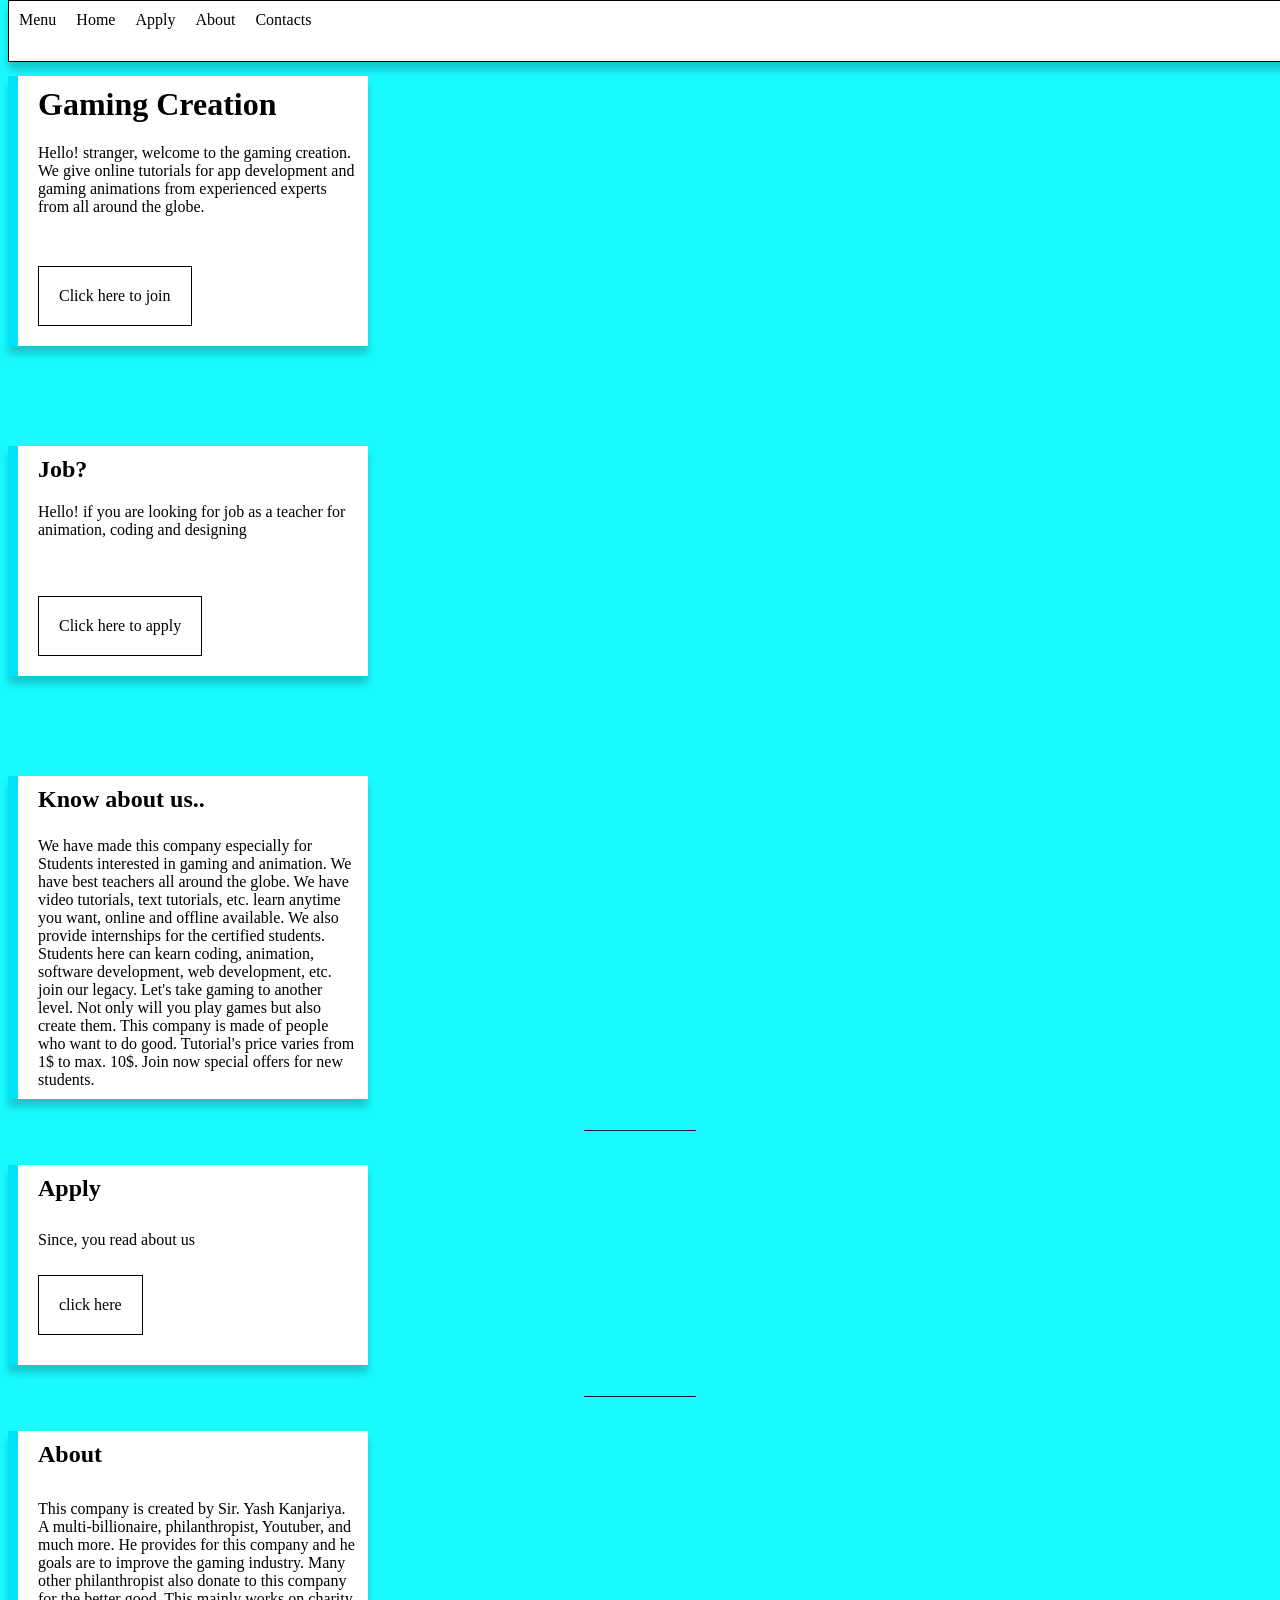
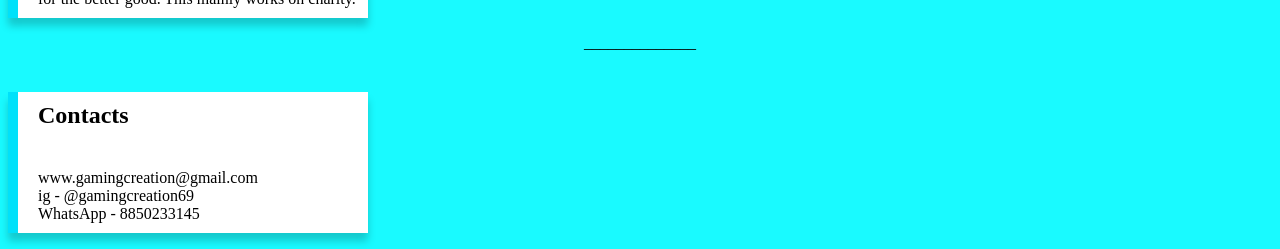
<file: HTML,CSS,JS/Gamingcreation.com moc site.html>
<!doctype html><html><head> 
  <meta name="viewport" content="width=device-width," initial-scale="1.0"> 
  <title>Gamingcreation.com</title> 
  <style>
   body { background-color : rgba(0,250,255,0.9);} 
    ul.firstul { list-style-type : none;
         margin : 0;
         padding : 0;
         background-color : white;
         width : 2160px;
         height : 60px;
         border : 1px solid black;
         z-index : 0;
       box-shadow : 0px 8px 8px 0px rgba(0,0,0,0.2);
          position : fixed;
          top : 0;} 
    li.horse, .menu{ float : left;}
    li.horse a, .menu { display : inline-block;
           Text-align : center;
           padding : 10px;
           color : black;
           text-decoration : none;} 
 .dropdown-content { display : none;
                     width : 350px;
                     height : 630px;
                     background-color : white;
                     position : absolute;
                     z-index : 1;
                     left : 3px;
                     border : 1px solid black;
    box-shadow : 0px 8px 8px 0px rgba(0,0,0,0.2);}
.dropdown:hover .dropdown-content {
   display : inline-block;
   }
.secondul { list-style-type : none;
            padding-left : 20px;}
li a.fish { font-size : 100%;
            display : block;
            text-decoration : none;
            color : black;
            width : 100px; text-align : left;
            height : 50px;
            padding : 10px;
            text-align : center;}
.dropdown-heading { font-size : 150%;
                    padding : 20px;
                    margin-top : 0;
                    width : 310px;
                    border-bottom : 1px solid black;
                    font-weight : bold;}
.dropdown { position : relative; }
 .firstdiv { position : relative;
             background-color : white;
             border-left : 10px solid rgb(0,225,250);
             height : 270px;
             margin-top : 50px;
             width : 350px;
     box-shadow : 0px 8px 8px 0px rgba(0,0,0,0.2);}
 h1 { text-align : left;
      padding-left : 20px;
      padding-top : 10px;} 
 .firstpara { padding-left : 20px;
              padding-right : 10px;
              }
 .firstlink { padding : 20px;
              color : black;
              text-decoration : none;
              border : 1px solid black;
              margin-left : 20px;
              position : absolute;
              top : 190px;}
 .seconddiv {position : relative;
             background-color : white;
             border-left : 10px solid rgb(0,225,250);
             height : 230px;
             width : 350px;
             margin-top : 100px;
     box-shadow : 0px 8px 8px 0px rgba(0,0,0,0.2);}
.secondpara {padding-left : 20px;
             padding-right : 10px;}
.secondlink {padding : 20px;
              color : black;
              text-decoration : none;
              border : 1px solid black;
              margin-left : 20px;
              position : absolute;
              top : 150px;}
  h2 {text-align : left;
      padding-left : 20px;
      padding-top : 10px;
      font-size : 150%;}
.thirddiv { background-color : white;
            width : 350px;
            border-left : 10px solid rgb(0,225,250);
            margin-top : 100px;
    box-shadow : 0px 8px 8px 0px rgba(0,0,0,0.2);}
h3 { font-size : 150%;
     font-weight : bold;
     padding-left : 20px;
     padding-top : 10px;}
.thirdpara { padding-left : 20px;
             padding-right : 10px;
             padding-bottom : 10px;}
h4 { font-size : 150%;
     padding-left : 20px;
     padding-top : 10px;}
.fourthpara {padding-left : 20px;
             position : absolute;
             top : 50px;}
.fourthlink {padding-left : 20px;
             color : black;
             text-decoration : none;
             border : 1px solid black;
             padding : 20px;
             position : absolute;
             top : 110px;
             left : 20px;}
.fourthdiv { background-color : rgb(255,255,255);
             width : 350px;
             border-left : 10px solid rgb(0,225,250);
             box-shadow : 0px 8px 8px 0px rgba(0,0,0,0.2);
             position : relative;
             height : 200px;}
.line { text-align : center;}
.fifthdiv { background-color : white;
            width : 350px;
            position : relative;
            border-left : 10px solid rgb(0,225,250);
            box-shadow : 0px 8px 8px 0px rgba(0,0,0,0.2);}
h4 { padding-left : 20px;
     font-size : 150%;
     padding-top : 10px;}
.fifthpara { padding-left : 20px;
             padding-right : 10px;
             padding-top : 0px;
             padding-bottom : 10px;}
.sixthdiv {background-color : white;
            width : 350px;
            position : relative;
            border-left : 10px solid rgb(0,225,250);
            box-shadow : 0px 8px 8px 0px rgba(0,0,0,0.2);}
 h5 {padding-left : 20px;
     font-size : 150%;
     padding-top : 10px;}
.sixthpara {padding-left : 20px;
             padding-right : 10px;
             padding-top : 0px;
             padding-bottom : 10px;}
a:hover {text-decoration : underline;}
a.fish:hover {text-decoration : underline;}
  </style> 
 </head> 
 <body> 
  <ul class="firstul"> 
   <div class="dropdown"> 
    <li class="menu">Menu</li> 
    <div class="dropdown-content"> 
     <p class="dropdown-heading">Menu</p> 
     <ul class="secondul"> 
      <b> <li><a href="#" class="fish">Ownership</a></li> <li><a href="#" class="fish">Teaching methods</a></li> <li><a href="#" class="fish">Copyrights</a></li> <li><a href="#" class="fish">Contact instructors</a></li> </b> 
     </ul> 
     <b> </b> 
    </div> 
   </div> 
   <li class="horse"><a href="#Home">Home</a></li> 
   <li class="horse"><a href="#Apply">Apply</a></li> 
   <li class="horse"><a href="#About">About</a></li> 
   <li class="horse"><a href="#Contacts">Contacts</a></li> 
  </ul> 
  <br> 
  <div class="firstdiv" id="Home"> 
   <h1>Gaming Creation</h1> 
   <p class="firstpara">Hello! stranger, welcome to the gaming creation. We give online tutorials for app development and gaming animations from experienced experts from all around the globe. </p> 
   <a href="#" class="firstlink">Click here to join</a> 
  </div> 
  <div class="seconddiv"> 
   <h2>Job?</h2> 
   <p class="secondpara"> Hello! if you are looking for job as a teacher for animation, coding and designing </p> 
   <a href="#" class="secondlink">Click here to apply</a> 
  </div> 
  <div class="thirddiv"> 
   <h3>Know about us..</h3> 
   <p class="thirdpara"> We have made this company especially for Students interested in gaming and animation. We have best teachers all around the globe. We have video tutorials, text tutorials, etc. learn anytime you want, online and offline available. We also provide internships for the certified students. Students here can kearn coding, animation, software development, web development, etc. join our legacy. Let's take gaming to another level. Not only will you play games but also create them. This company is made of people who want to do good. Tutorial's price varies from 1$ to max. 10$. Join now special offers for new students. </p> 
  </div> 
  <p class="line">______________</p> 
  <div class="fourthdiv" id="Apply"> 
   <h4>Apply</h4> 
   <p class="fourthpara">Since, you read about us</p> 
   <a href="#" class="fourthlink">click here</a> 
  </div> 
  <p class="line">______________</p> 
  <div class="fifthdiv" id="About"> 
   <h4>About</h4> 
   <p class="fifthpara"> This company is created by Sir. Yash Kanjariya. A multi-billionaire, philanthropist, Youtuber, and much more. He provides for this company and he goals are to improve the gaming industry. Many other philanthropist also donate to this company for the better good. This mainly works on charity. </p> 
  </div> 
  <p class="line" id="Contacts">______________</p> 
  <div class="sixthdiv"> 
   <h5>Contacts</h5> 
   <p class="sixthpara"> www.gamingcreation@gmail.com<br> ig - @gamingcreation69<br> WhatsApp - 8850233145 </p> 
  </div> 
 
</body></html>
</file>
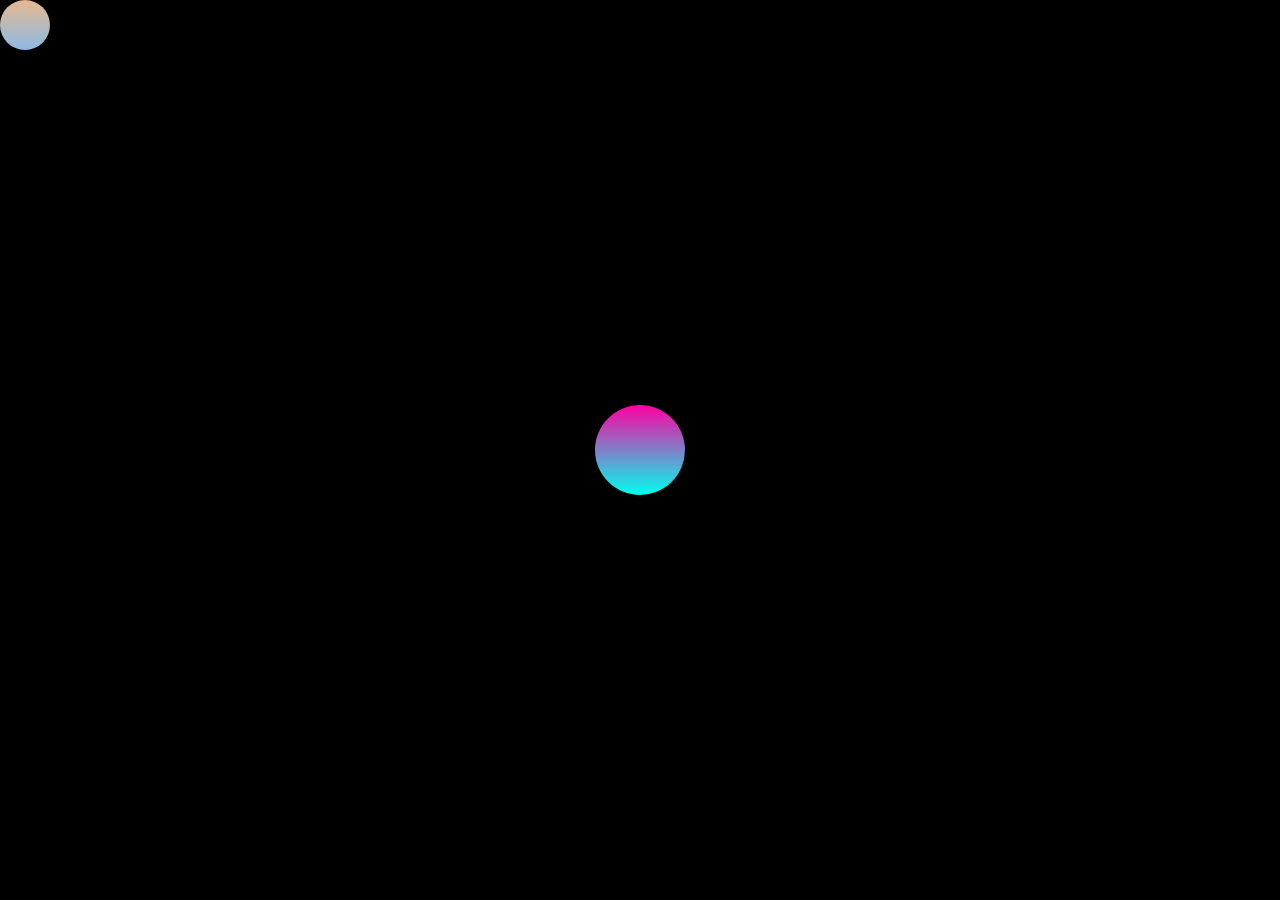
<file: HTML,CSS,JS/practice.html>
<html>
    <head>
        <title>practice</title>
        <link rel=stylesheet href="practice.css">
    </head>
    <body>
        <img src="gradient4.png" class="sun">
        <img src="gradient1.png" class="planet">
    </body>
    <script src="practice.js"></script>
</html>
</file>
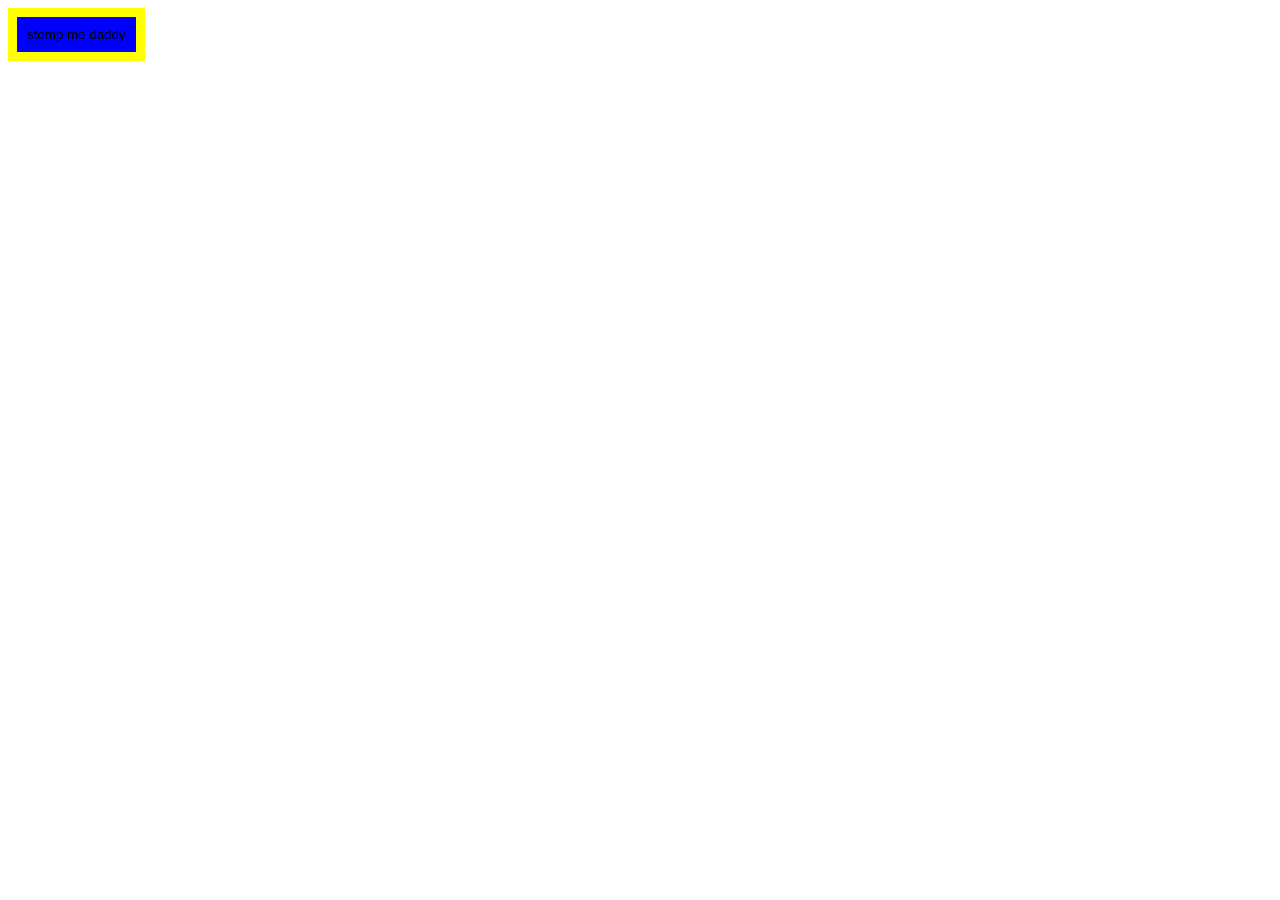
<file: HTML,CSS,JS/samplepage.html>
<html>
	<head>
		<title>sample page</title>
		<style>
			button{
				background-color : blue;
				border : solid 9px yellow;
				padding : 10px;
				}
			button:hover{
				background-color : yellow;
				border : solid 5px green;
				padding : 5px;
				}
		</style>
	</head>
	<body>
		<button>stomp me daddy</button>
	</body>
</html>
</file>
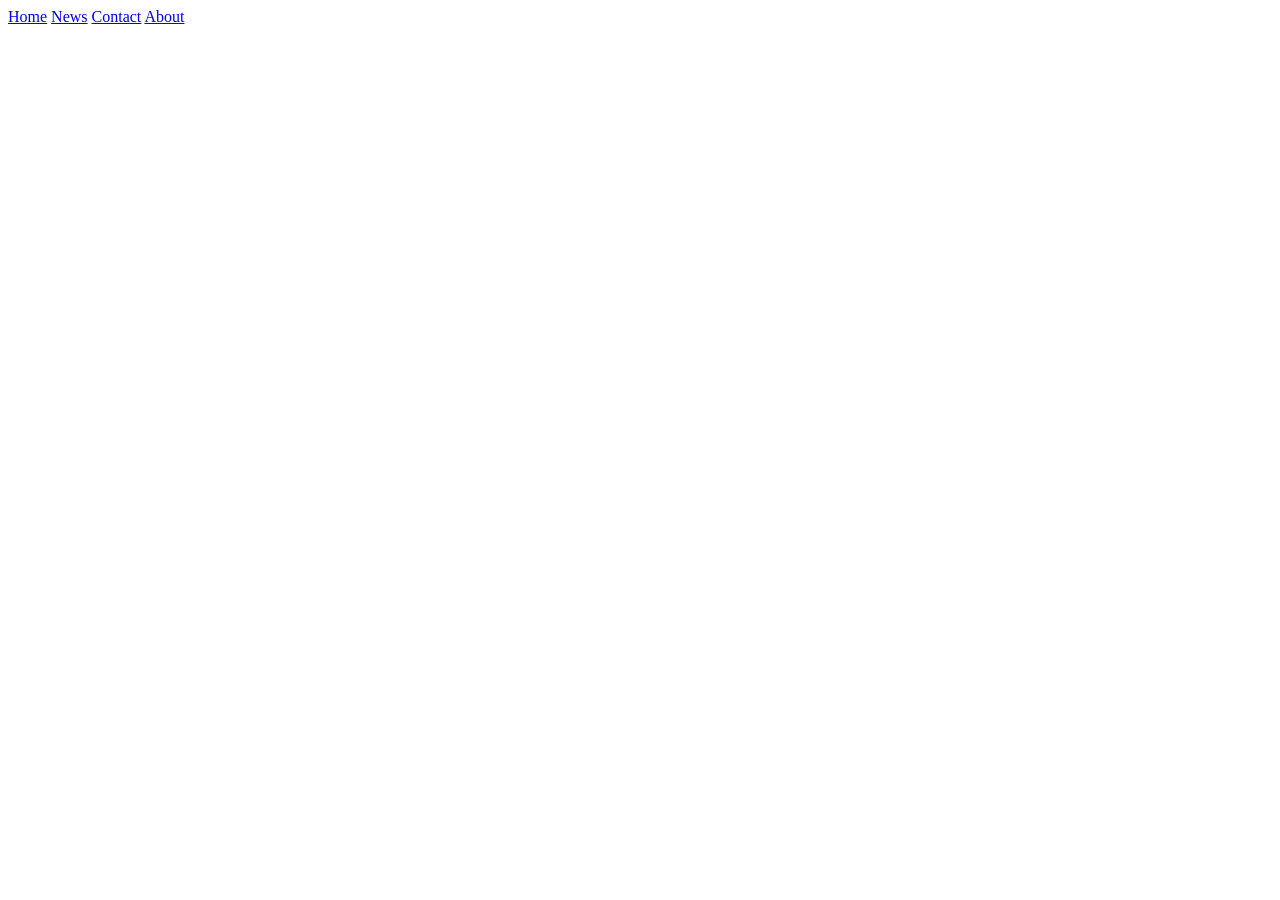
<file: HTML,CSS,JS/WEBSITELAYOUT/websitelayout.html>
<!DOCTYPE html>
<html>
    <head>
        <title>WEBSITELAYOUT</title>
        <meta  name="viewport" content="width=device-width," initial-scale="1.0">
        <link  rel="stylesheet" href="C:\Users\Yash kanjariya\Desktop\Programs\BOOTSTRAP\WEBSITELAYOUT\style1.css">
    </head>
    <body>
        <div class="topnav">
            <a class="active" href="#home">Home</a>
            <a href="#news">News</a>
            <a href="#contact">Contact</a>
            <a href="#about">About</a>
          </div>
    </body>
</html>
</file>
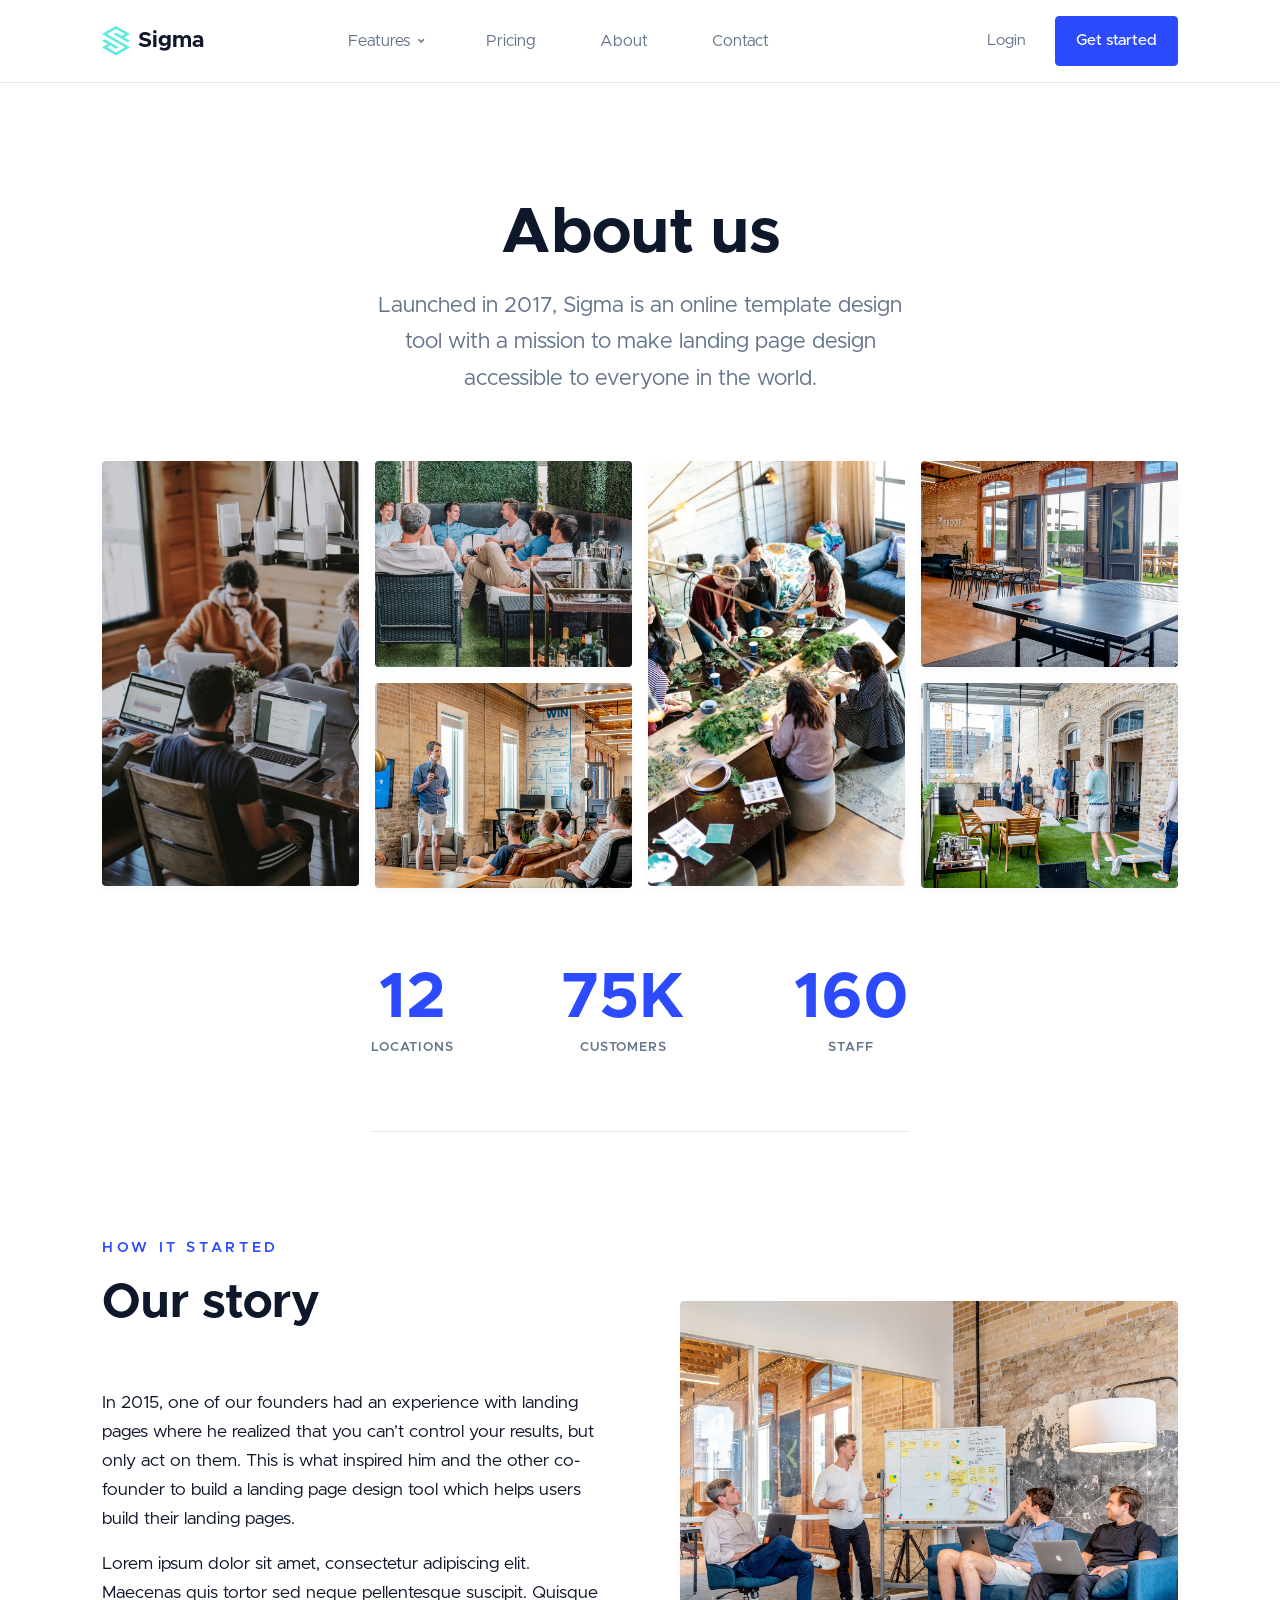
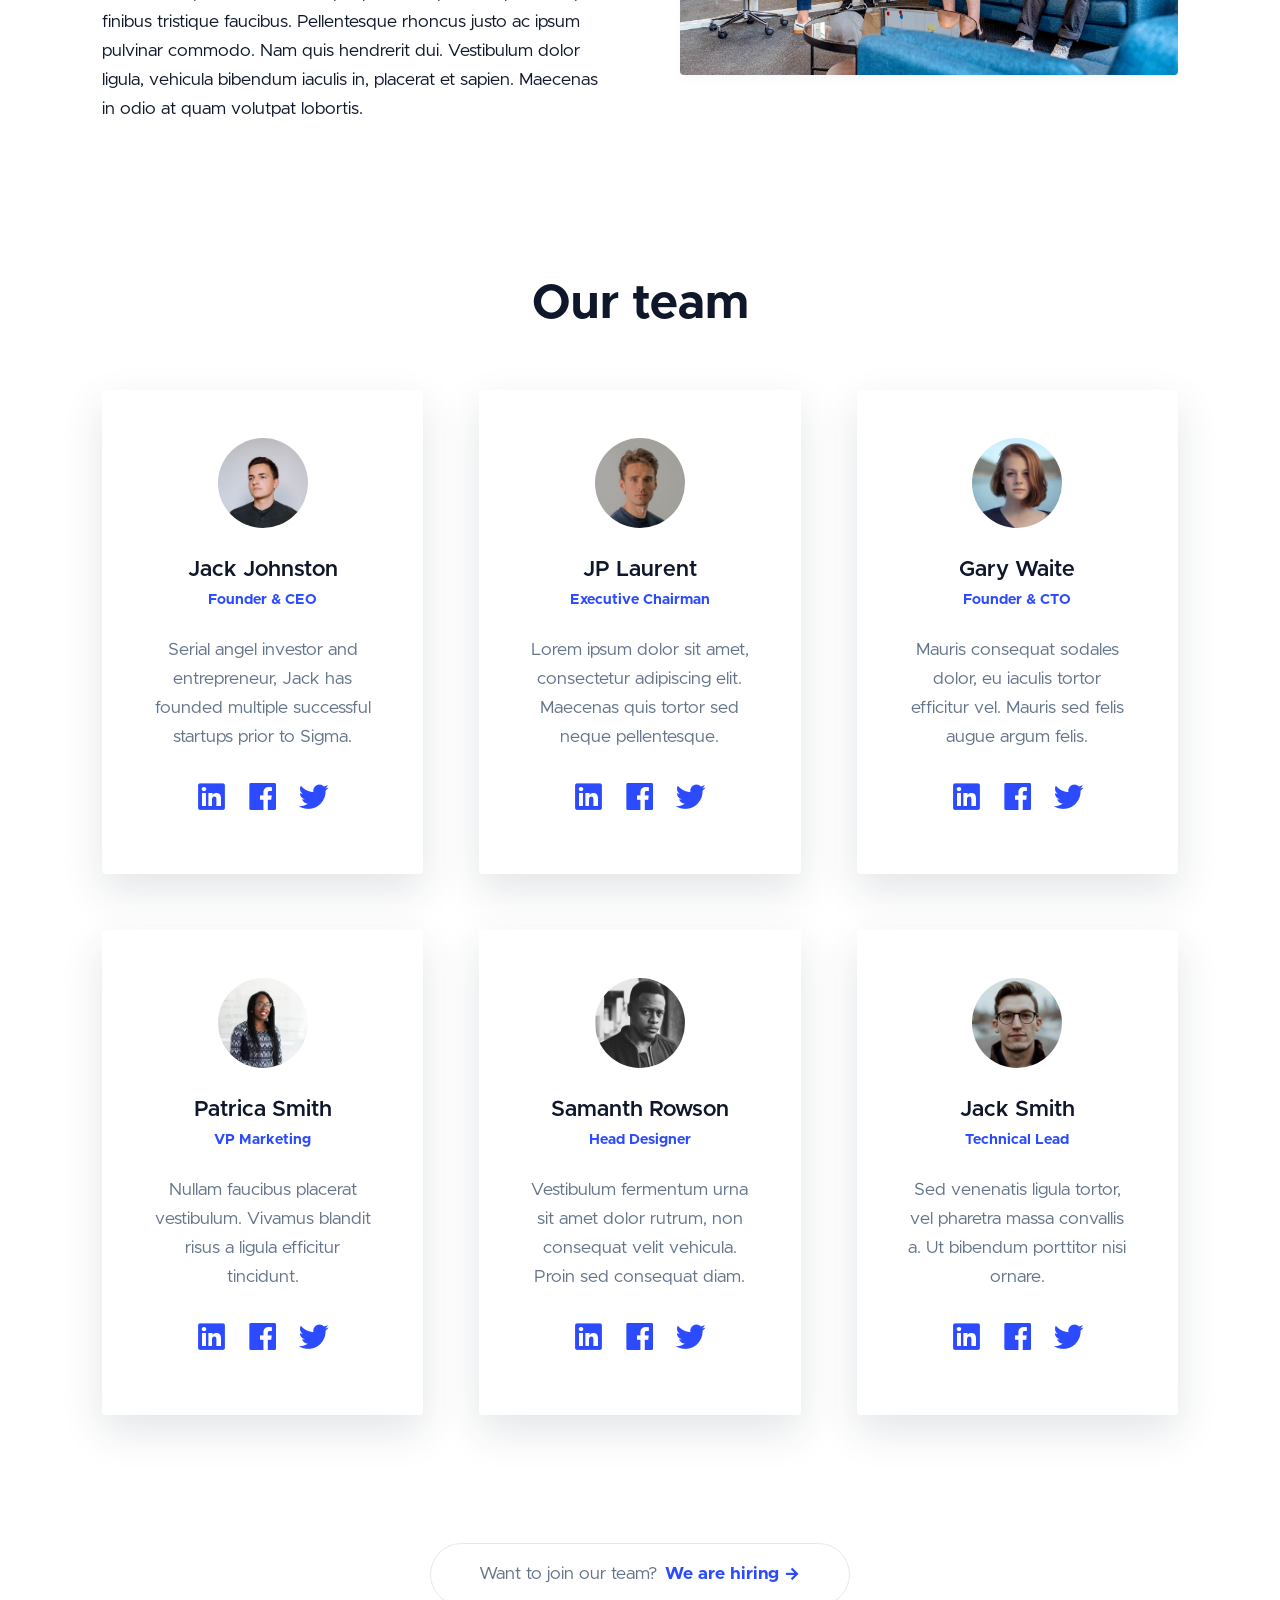
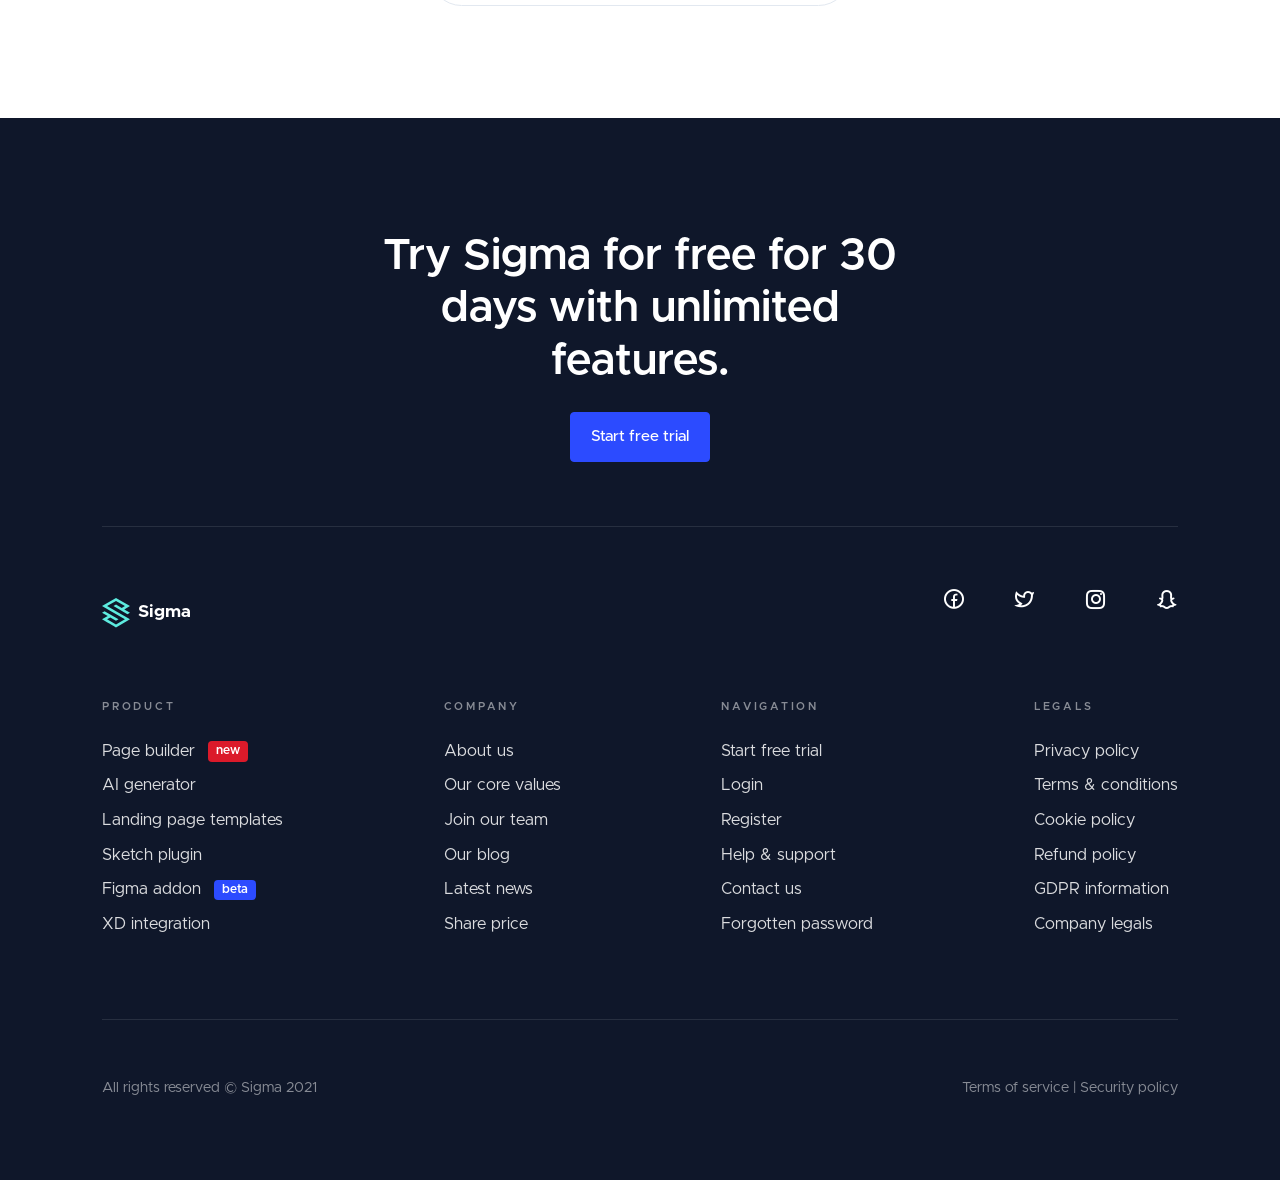
<file: HTML,CSS,JS/sigma-main/sigma-main/dist/about.html>
<!doctype html>
<html lang="en">

<!-- Head -->
<head>
    <!-- Page Meta Tags-->
    <meta charset="utf-8">
    <meta http-equiv="x-ua-compatible" content="ie=edge">
    <meta name="viewport" content="width=device-width, initial-scale=1.0">
    <meta name="description" content="">
    <meta name="author" content="">
    <meta name="keywords" content="">

    <!-- Favicon -->
    <link rel="apple-touch-icon" sizes="180x180" href="./assets/images/favicon/apple-touch-icon.png">
    <link rel="icon" type="image/png" sizes="32x32" href="./assets/images/favicon/favicon-32x32.png">
    <link rel="icon" type="image/png" sizes="16x16" href="./assets/images/favicon/favicon-16x16.png">
    <link rel="mask-icon" href="./assets/images/favicon/safari-pinned-tab.svg" color="#5bbad5">
    <meta name="msapplication-TileColor" content="#da532c">
    <meta name="theme-color" content="#ffffff">
    
    <!-- Vendor CSS -->
    <link rel="stylesheet" href="./assets/css/libs.bundle.css" />

    <!-- Main CSS -->
    <link rel="stylesheet" href="./assets/css/theme.bundle.css" />

    <!-- Fix for custom scrollbar if JS is disabled-->
    <noscript>
        <style>
          /**
          * Reinstate scrolling for non-JS clients
          */
          .simplebar-content-wrapper {
            overflow: auto;
          }
        </style>
    </noscript>

    <!-- Page Title -->
    <title>Bootstrap 5 HTML Template</title>
    
</head>
<body class="">

    <!-- Navbar -->
    <nav class="navbar navbar-expand-lg navbar-light bg-white border-bottom">
        <div class="container">
    
            <!-- Logo-->
            <a class="navbar-brand d-flex align-items-center lh-1 me-10 transition-opacity opacity-75-hover" href="./index.html">
                <!-- Logo SVG Icon-->
                <span class="f-w-7 d-block text-success me-2">
                    <svg class="w-100" xmlns="http://www.w3.org/2000/svg" viewBox="0 0 246.46 258.91"><path d="M145.61,187.72,22.41,116.58,0,129.52l50.45,29.13L0,187.77l22.41,12.94s90.75,52.38,100.82,58.2l123.23-71.13L44.7,71.2l78.54-45.34,78.4,45.26-28,16.2-50.31-29L100.85,71.2l123.21,71.13,22.4-12.94L196,100.25q25.25-14.55,50.46-29.12L123.23,0,0,71.13,201.77,187.71l-78.52,45.41L44.8,187.78l28.06-16.19,50.34,29.07Z" fill="currentColor" fill-rule="evenodd"/></svg>
                </span>
                <!--/ Logo SVG Icon -->
                <span class="fw-bold text-body">Sigma</span>
            </a>
            <!-- / Logo-->
    
            <!-- Mobile Menu Btn-->
            <button class="navbar-toggler" type="button" data-bs-toggle="collapse" data-bs-target="#navbarSupportedContent"
                aria-controls="navbarSupportedContent" aria-expanded="false" aria-label="Toggle navigation">
                <i class="ri-menu-line"></i>
            </button>
            <!-- /Mobile Menu Btn-->
    
            <div class="collapse navbar-collapse justify-content-between align-items-center" id="navbarSupportedContent">
                <ul class="navbar-nav">
                    <li class="nav-item dropdown position-static">
                        <a class="nav-link dropdown-toggle" href="#" role="button" data-bs-toggle="dropdown"
                            aria-haspopup="true" aria-expanded="false">
                            Features
                        </a>
                        <!-- Features dropdown menu-->
                        <div class="dropdown-menu dropdown-megamenu">
                            <div class="container">
                                <!-- Dropdown Menu Links Section-->
                                <div class="row py-lg-5 gx-8">
                                
                                
                                    <!-- menu row-->
                                    <div class="col-auto me-4 mb-4 me-lg-0 mb-lg-0 col-lg-4 d-flex align-items-start">
                                        <span class="f-w-16 d-block text-primary me-4 d-none d-lg-flex">
                                            <svg class="w-100" xmlns="http://www.w3.org/2000/svg" viewBox="0 0 24 24" fill="none" stroke="currentColor" stroke-width="2" stroke-linecap="round" stroke-linejoin="round"><polygon points="12 2 2 7 12 12 22 7 12 2"></polygon><polyline points="2 17 12 22 22 17"></polyline><polyline opacity=".4" points="2 12 12 17 22 12"></polyline></svg>
                                        </span>
                                        <div class="position-relative">
                                            <h6 class="dropdown-heading">Tasks planner</h6>
                                            <p class="text-muted">Plan and schedule your weekly tasks on web or mobile through our desktop or mobile apps.</p>
                                            <a href="#" class="fw-medium fs-7 text-decoration-none link-cover">Read more &rarr;</a>
                                        </div>
                                    </div>
                                    <!-- /menu row-->
                                
                                    <!-- menu row-->
                                    <div class="col-auto me-4 mb-4 me-lg-0 mb-lg-0 col-lg-4 d-flex align-items-start">
                                        <span class="f-w-16 d-block text-primary me-4 d-none d-lg-flex">
                                            <svg class="w-100" xmlns="http://www.w3.org/2000/svg" viewBox="0 0 24 24" fill="none" stroke="currentColor" stroke-width="2" stroke-linecap="round" stroke-linejoin="round"><rect x="4" y="4" width="16" height="16" rx="2" ry="2"></rect><rect opacity=".3" x="9" y="9" width="6" height="6"></rect><line x1="9" y1="1" x2="9" y2="4"></line><line x1="15" y1="1" x2="15" y2="4"></line><line x1="9" y1="20" x2="9" y2="23"></line><line x1="15" y1="20" x2="15" y2="23"></line><line x1="20" y1="9" x2="23" y2="9"></line><line x1="20" y1="14" x2="23" y2="14"></line><line x1="1" y1="9" x2="4" y2="9"></line><line x1="1" y1="14" x2="4" y2="14"></line></svg>
                                        </span>
                                        <div class="position-relative">
                                            <h6 class="dropdown-heading">Team collaborations</h6>
                                            <p class="text-muted">Invite unlimited team members to view, edit, comment and create landing pages with you.</p>
                                            <a href="#" class="fw-medium fs-7 text-decoration-none link-cover">Read more &rarr;</a>
                                        </div>
                                    </div>
                                    <!-- /menu row-->    
                                
                                    <!-- menu row-->
                                    <div class="col-auto me-4 mb-4 me-lg-0 mb-lg-0 col-lg-4 d-flex align-items-start">
                                        <span class="f-w-16 d-block text-primary me-4 d-none d-lg-flex">
                                            <svg class="w-100" xmlns="http://www.w3.org/2000/svg" viewBox="0 0 24 24" fill="none" stroke="currentColor" stroke-width="2" stroke-linecap="round" stroke-linejoin="round"><circle cx="18" cy="18" r="3"></circle><circle cx="6" cy="6" r="3"></circle><path opacity=".4" d="M13 6h3a2 2 0 0 1 2 2v7"></path><line opacity=".4" x1="6" y1="9" x2="6" y2="21"></line></svg>
                                        </span>
                                        <div class="position-relative">
                                            <h6 class="dropdown-heading">Version control</h6>
                                            <p class="text-muted">Full integration with Git, GitLab and Bitbucket to easily allow version control.</p>
                                            <a href="#" class="fw-medium fs-7 text-decoration-none link-cover">Read more &rarr;</a>
                                        </div>
                                    </div>
                                    <!-- /menu row-->
                                
                                
                                </div>
                                
                                <!-- Latest from the blog-->
                                <div class="mt-4 border-top d-none d-lg-flex flex-column py-5">
                                    <p class="text-muted">From the blog</p>
                                    <a href="#">The ultimate guide to event project management &rarr;</a>
                                    <a href="#">How to use Agile to implememt Scrum method &rarr;</a>
                                    <a href="#">What is the best software version control? &rarr;</a>
                                </div>
                                <!-- / Latest from the blog-->                <!-- /Dropdown Menu Links Section-->
                            </div>
                        </div>
                        <!-- / Features dropdown menu-->
                    </li>    
                    <li class="nav-item">
                        <a class="nav-link" href="./pricing.html">Pricing</a>
                    </li>
                    <li class="nav-item">
                        <a class="nav-link" href="./about.html">About</a>
                    </li>
                    <li class="nav-item">
                        <a class="nav-link" href="./contact.html">Contact</a>
                    </li>
                </ul>            <div class="d-none d-lg-flex">
                    <a href="#" class="btn btn-link text-muted" role="button">Login</a>
                    <a href="#" class="btn btn-primary ms-2" role="button">Get started</a>
                </div>
            </div>
        </div>
    </nav>    <!-- / Navbar-->

    <!-- Main Section-->
    <main class="mt-0 ">

        <!-- Page Title-->
        <header class="pt-10">
            <div class="container">
                <div class="text-center col-12 col-sm-9 col-lg-7 col-xl-6 mx-auto position-relative z-index-20">
                    <h1 class="display-3 fw-bold mb-3">About us</h1>
                    <p class="text-muted lead mb-0">Launched in 2017, Sigma is an online template design tool with a mission
                        to make landing page design accessible to everyone in the world.</p>
                </div>
            </div>
        </header>
        <!-- / Page Title-->

        <!-- Page Content Goes Here -->
        <div class="container position-relative z-index-20 py-7">

            <!-- About Us Images-->
            <div class="row g-3">
                <!-- Images Left Side-->
                <div class="col-12 col-lg-6 d-none d-lg-block">
                    <div class="row g-3">
                        <div class="col-12 col-md-6">
                            <picture>
                                <img class="img-fluid rounded shadow-sm"
                                    src="./assets/images/about-1.jpeg"
                                    alt="HTML Bootstrap Template by Pixel Rocket">
                            </picture>
                        </div>
                        <div class="col-12 col-md-6">
                            <div class="row gy-3">
                                <div class="col-12">
                                    <picture>
                                        <img class="img-fluid rounded shadow-sm"
                                            src="./assets/images/about-2.jpeg"
                                            alt="HTML Bootstrap Template by Pixel Rocket">
                                    </picture>
                                </div>
                                <div class="col-12">
                                    <picture>
                                        <img class="img-fluid rounded shadow-sm"
                                            src="./assets/images/about-3.jpeg"
                                            alt="HTML Bootstrap Template by Pixel Rocket">
                                    </picture>
                                </div>
                            </div>
                        </div>
                    </div>
                </div>
                <!-- /Images Left Side-->
                <!-- Images Right Side-->
                <div class="col-12 col-lg-6">
                    <div class="row g-3">
                        <div class="col-12 col-md-6 d-none d-lg-block">
                            <picture>
                                <img class="img-fluid rounded shadow-sm"
                                    src="./assets/images/about-4.jpeg"
                                    alt="HTML Bootstrap Template by Pixel Rocket">
                            </picture>
                        </div>
                        <div class="col-12 col-md-6">
                            <div class="row gy-3">
                                <div class="col-12">
                                    <picture>
                                        <img class="img-fluid rounded shadow-sm"
                                            src="./assets/images/about-5.jpeg"
                                            alt="HTML Bootstrap Template by Pixel Rocket">
                                    </picture>
                                </div>
                                <div class="col-12">
                                    <picture>
                                        <img class="img-fluid rounded shadow-sm"
                                            src="./assets/images/about-6.jpeg"
                                            alt="HTML Bootstrap Template by Pixel Rocket">
                                    </picture>
                                </div>
                            </div>
                        </div>
                    </div>
                </div>
                <!-- Images Right Side-->
            </div>
            <!-- About Us Images-->

            <!-- Company Summary-->
            <div class="col-12 col-md-8 col-lg-6 mx-auto text-center py-4 border-bottom mb-5">
                <div class="my-5 d-none d-md-flex align-items-start justify-content-between">
                    <div>
                        <span class="display-3 fw-bold text-primary d-block">12</span>
                        <span
                            class="d-block fs-9 fw-bolder tracking-wide text-uppercase text-muted">Locations</span>
                    </div>
                    <div>
                        <span class="display-3 fw-bold text-primary d-block">75K</span>
                        <span
                            class="d-block fs-9 fw-bolder tracking-wide text-uppercase text-muted">Customers</span>
                    </div>
                    <div>
                        <span class="display-3 fw-bold text-primary d-block">160</span>
                        <span class="d-block fs-9 fw-bolder tracking-wide text-uppercase text-muted">Staff</span>
                    </div>
                </div>            </div>
            <!-- Company Summary-->

            <!-- Company Story-->
            <div class="py-6 row gx-8 align-items-center">
                <div class="col-12 col-lg-6">
                    <p class="mb-3 small fw-bolder tracking-wider text-uppercase text-primary">How it started</p>
                    <h2 class="display-5 fw-bold mb-6">Our story</h2>
                    <p>In 2015, one of our founders had an experience with landing pages where he realized that you can’t control your results, but only act on them. This is what inspired him and the other co-founder to build a landing page design tool which helps users build their landing pages.</p>
                    <p>Lorem ipsum dolor sit amet, consectetur adipiscing elit. Maecenas quis tortor sed neque pellentesque suscipit. Quisque finibus tristique faucibus. Pellentesque rhoncus justo ac ipsum pulvinar commodo. Nam quis hendrerit dui. Vestibulum dolor ligula, vehicula bibendum iaculis in, placerat et sapien. Maecenas in odio at quam volutpat lobortis.</p>
                </div>
                <div class="col-12 col-lg-6">
                    <picture>
                        <img class="img-fluid rounded shadow-sm"
                            src="./assets/images/about-7.jpeg"
                            alt="HTML Bootstrap Template by Pixel Rocket">
                    </picture>
                </div>
            </div>
            <!-- /Company Story-->

            <!-- Company Leadership-->
            <div class="py-8">
                <h2 class="display-5 fw-bold mb-6 text-center">Our team</h2>
                <div class="row g-6">
                        <!-- Single Team-->
                        <div class="col-12 col-md-6 col-lg-4">
                            <div class="card rounded shadow-lg h-100">
                                <div class="card-body d-flex align-items-center flex-column justify-content-center text-center p-5">
                                    <picture class="avatar">
                                        <img class="img-fluid rounded-circle"
                                            src="./assets/images/profile-small-2.jpeg"
                                            alt="">
                                    </picture>
                                    <p class="lead fw-bolder mb-0 mt-4">Jack Johnston</p>
                                    <p class="text-primary small fw-bold mb-4">Founder &amp; CEO</p>
                                    <p class="text-muted">Serial angel investor and entrepreneur, Jack has founded multiple successful startups prior to Sigma.</p>
                                    <ul class="list-unstyled d-flex align-items-center justify-content-center mb-0">
                                        <li class="mx-2"><a href="#" class="text-decoration-none"><i class="ri-linkedin-box-fill ri-2x"></i></a></li>
                                        <li class="mx-2"><a href="#" class="text-decoration-none"><i class="ri-facebook-box-fill ri-2x"></i></a></li>
                                        <li class="mx-2"><a href="#" class="text-decoration-none"><i class="ri-twitter-fill ri-2x"></i></a></li>
                                    </ul>
                                </div>
                            </div>
                        </div>
                        <!-- / Single Team-->
                        <!-- Single Team-->
                        <div class="col-12 col-md-6 col-lg-4">
                            <div class="card rounded shadow-lg h-100">
                                <div class="card-body d-flex align-items-center flex-column justify-content-center text-center p-5">
                                    <picture class="avatar">
                                        <img class="img-fluid rounded-circle"
                                            src="./assets/images/profile-small-3.jpeg"
                                            alt="">
                                    </picture>
                                    <p class="lead fw-bolder mb-0 mt-4">JP Laurent</p>
                                    <p class="text-primary small fw-bold mb-4">Executive Chairman</p>
                                    <p class="text-muted">Lorem ipsum dolor sit amet, consectetur adipiscing elit. Maecenas quis tortor sed neque pellentesque.</p>
                                    <ul class="list-unstyled d-flex align-items-center justify-content-center mb-0">
                                        <li class="mx-2"><a href="#" class="text-decoration-none"><i class="ri-linkedin-box-fill ri-2x"></i></a></li>
                                        <li class="mx-2"><a href="#" class="text-decoration-none"><i class="ri-facebook-box-fill ri-2x"></i></a></li>
                                        <li class="mx-2"><a href="#" class="text-decoration-none"><i class="ri-twitter-fill ri-2x"></i></a></li>
                                    </ul>
                                </div>
                            </div>
                        </div>
                        <!-- / Single Team-->
                        <!-- Single Team-->
                        <div class="col-12 col-md-6 col-lg-4">
                            <div class="card rounded shadow-lg h-100">
                                <div class="card-body d-flex align-items-center flex-column justify-content-center text-center p-5">
                                    <picture class="avatar">
                                        <img class="img-fluid rounded-circle"
                                            src="./assets/images/profile-small-4.jpeg"
                                            alt="">
                                    </picture>
                                    <p class="lead fw-bolder mb-0 mt-4">Gary Waite</p>
                                    <p class="text-primary small fw-bold mb-4">Founder &amp; CTO</p>
                                    <p class="text-muted">Mauris consequat sodales dolor, eu iaculis tortor efficitur vel. Mauris sed felis augue argum felis.</p>
                                    <ul class="list-unstyled d-flex align-items-center justify-content-center mb-0">
                                        <li class="mx-2"><a href="#" class="text-decoration-none"><i class="ri-linkedin-box-fill ri-2x"></i></a></li>
                                        <li class="mx-2"><a href="#" class="text-decoration-none"><i class="ri-facebook-box-fill ri-2x"></i></a></li>
                                        <li class="mx-2"><a href="#" class="text-decoration-none"><i class="ri-twitter-fill ri-2x"></i></a></li>
                                    </ul>
                                </div>
                            </div>
                        </div>
                        <!-- / Single Team-->
                        <!-- Single Team-->
                        <div class="col-12 col-md-6 col-lg-4">
                            <div class="card rounded shadow-lg h-100">
                                <div class="card-body d-flex align-items-center flex-column justify-content-center text-center p-5">
                                    <picture class="avatar">
                                        <img class="img-fluid rounded-circle"
                                            src="./assets/images/profile-small-5.jpeg"
                                            alt="">
                                    </picture>
                                    <p class="lead fw-bolder mb-0 mt-4">Patrica Smith</p>
                                    <p class="text-primary small fw-bold mb-4">VP Marketing</p>
                                    <p class="text-muted">Nullam faucibus placerat vestibulum. Vivamus blandit risus a ligula efficitur tincidunt.</p>
                                    <ul class="list-unstyled d-flex align-items-center justify-content-center mb-0">
                                        <li class="mx-2"><a href="#" class="text-decoration-none"><i class="ri-linkedin-box-fill ri-2x"></i></a></li>
                                        <li class="mx-2"><a href="#" class="text-decoration-none"><i class="ri-facebook-box-fill ri-2x"></i></a></li>
                                        <li class="mx-2"><a href="#" class="text-decoration-none"><i class="ri-twitter-fill ri-2x"></i></a></li>
                                    </ul>
                                </div>
                            </div>
                        </div>
                        <!-- / Single Team-->
                        <!-- Single Team-->
                        <div class="col-12 col-md-6 col-lg-4">
                            <div class="card rounded shadow-lg h-100">
                                <div class="card-body d-flex align-items-center flex-column justify-content-center text-center p-5">
                                    <picture class="avatar">
                                        <img class="img-fluid rounded-circle"
                                            src="./assets/images/profile-small-6.jpeg"
                                            alt="">
                                    </picture>
                                    <p class="lead fw-bolder mb-0 mt-4">Samanth Rowson</p>
                                    <p class="text-primary small fw-bold mb-4">Head Designer</p>
                                    <p class="text-muted">Vestibulum fermentum urna sit amet dolor rutrum, non consequat velit vehicula. Proin sed consequat diam.</p>
                                    <ul class="list-unstyled d-flex align-items-center justify-content-center mb-0">
                                        <li class="mx-2"><a href="#" class="text-decoration-none"><i class="ri-linkedin-box-fill ri-2x"></i></a></li>
                                        <li class="mx-2"><a href="#" class="text-decoration-none"><i class="ri-facebook-box-fill ri-2x"></i></a></li>
                                        <li class="mx-2"><a href="#" class="text-decoration-none"><i class="ri-twitter-fill ri-2x"></i></a></li>
                                    </ul>
                                </div>
                            </div>
                        </div>
                        <!-- / Single Team-->
                        <!-- Single Team-->
                        <div class="col-12 col-md-6 col-lg-4">
                            <div class="card rounded shadow-lg h-100">
                                <div class="card-body d-flex align-items-center flex-column justify-content-center text-center p-5">
                                    <picture class="avatar">
                                        <img class="img-fluid rounded-circle"
                                            src="./assets/images/profile-small-7.jpeg"
                                            alt="">
                                    </picture>
                                    <p class="lead fw-bolder mb-0 mt-4">Jack Smith</p>
                                    <p class="text-primary small fw-bold mb-4">Technical Lead</p>
                                    <p class="text-muted">Sed venenatis ligula tortor, vel pharetra massa convallis a. Ut bibendum porttitor nisi ornare.</p>
                                    <ul class="list-unstyled d-flex align-items-center justify-content-center mb-0">
                                        <li class="mx-2"><a href="#" class="text-decoration-none"><i class="ri-linkedin-box-fill ri-2x"></i></a></li>
                                        <li class="mx-2"><a href="#" class="text-decoration-none"><i class="ri-facebook-box-fill ri-2x"></i></a></li>
                                        <li class="mx-2"><a href="#" class="text-decoration-none"><i class="ri-twitter-fill ri-2x"></i></a></li>
                                    </ul>
                                </div>
                            </div>
                        </div>
                        <!-- / Single Team-->
                </div>
            </div>

            <!-- / Company Leadership-->

            <!-- Careers-->
            <div class="d-flex justify-content-center my-5">
                <div class="rounded-pill border px-5 py-3 text-muted d-flex align-items-center">
                    Want to join our team? <a href="#" class="fw-bold d-flex align-items-center ms-2">We are hiring <i class="ri-arrow-right-line ms-1"></i></a>
                </div>
            </div>
            
            <!-- / Careers-->
        </div>

        <!-- /Page Content -->
    </main>
    <!-- / Main Section-->

    <!-- Footer -->
    <!-- Footer-->
    <footer class="bg-dark pt-10 pb-8  ">
    
        <div class="container">
            <!-- Free trial -->
            <div class="border-bottom border-white-10 pb-7">
                <div class="col-12 col-md-8 col-lg-6 d-flex mx-auto flex-column align-items-center justify-content-center">
                    <h2 class="fs-1 fw-bolder text-white text-center">Try Sigma for free for 30 days with unlimited
                        features.</h2>
                    <a href="#" class="btn btn-primary mt-3 w-100 w-md-auto" role="button">Start free trial</a>
                </div>
            </div>
            <!-- Free trial-->
        </div>
    
        <!-- Footer Menus-->
        <div class="container pt-7">
    
            <div class="d-flex flex-column flex-md-row justify-content-md-between align-items-center">
    
                <!-- Footer Logo-->
                <a class="d-flex align-items-center lh-1 text-white transition-opacity opacity-50-hover text-decoration-none mb-4 mb-md-0"
                    href="#">
                    <!-- Logo SVG Icon-->
                    <span class="f-w-7 d-block text-success me-2">
                        <svg class="w-100" xmlns="http://www.w3.org/2000/svg" viewBox="0 0 246.46 258.91"><path d="M145.61,187.72,22.41,116.58,0,129.52l50.45,29.13L0,187.77l22.41,12.94s90.75,52.38,100.82,58.2l123.23-71.13L44.7,71.2l78.54-45.34,78.4,45.26-28,16.2-50.31-29L100.85,71.2l123.21,71.13,22.4-12.94L196,100.25q25.25-14.55,50.46-29.12L123.23,0,0,71.13,201.77,187.71l-78.52,45.41L44.8,187.78l28.06-16.19,50.34,29.07Z" fill="currentColor" fill-rule="evenodd"/></svg>
                    </span>
                    <!--/ Logo SVG Icon -->
                    <span class="fw-bold">Sigma</span>
                </a>
                <!-- /Footer Logo-->
    
    
                <!-- Footer socials-->
                <ul class="list-unstyled d-flex align-items-center justify-content-end">
                    <li class="ms-5"><a href="#" class="text-white text-decoration-none opacity-50-hover transition-opacity"><i class="ri-facebook-circle-line ri-lg"></i></a></li>
                    <li class="ms-5"><a href="#" class="text-white text-decoration-none opacity-50-hover transition-opacity"><i class="ri-twitter-line ri-lg"></i></a></li>
                    <li class="ms-5"><a href="#" class="text-white text-decoration-none opacity-50-hover transition-opacity"><i class="ri-instagram-line ri-lg"></i></a></li>
                    <li class="ms-5"><a href="#" class="text-white text-decoration-none opacity-50-hover transition-opacity"><i class="ri-snapchat-line ri-lg"></i></a></li>
                </ul>
                <!-- Footer socials-->
            </div>
    
            <div class="d-flex flex-wrap justify-content-between mt-5 mt-lg-7">
    
                <!-- Menu-->
                <div class="w-100 w-sm-50 w-lg-auto mb-4 mb-lg-0">
                    <h6 class="text-uppercase fs-xs fw-bolder tracking-wider text-white opacity-50">Product</h6>
                    <ul class="list-unstyled footer-nav">
                        <li><a href="#">Page builder <span class="badge bg-danger rounded ms-2 align-middle">new</span></a></li>
                        <li><a href="#">AI generator</a></li>
                        <li><a href="#">Landing page templates</a></li>
                        <li><a href="#">Sketch plugin</a></li>
                        <li><a href="#">Figma addon <span class="badge bg-primary rounded ms-2 align-middle">beta</span></a></li>
                        <li><a href="#">XD integration</a></li>
                    </ul>
                </div>
                <!-- /Menu-->
    
                <!-- Menu-->
                <div class="w-100 w-sm-50 w-lg-auto mb-4 mb-lg-0">
                    <h6 class="text-uppercase fs-xs fw-bolder tracking-wider text-white opacity-50">Company</h6>
                    <ul class="list-unstyled footer-nav">
                        <li><a href="#">About us</a></li>
                        <li><a href="#">Our core values</a></li>
                        <li><a href="#">Join our team</a></li>
                        <li><a href="#">Our blog</a></li>
                        <li><a href="#">Latest news</a></li>
                        <li><a href="#">Share price</a></li>
                    </ul>
                </div>
                <!-- /Menu-->
    
                <!-- Menu-->
                <div class="w-100 w-sm-50 w-lg-auto mb-4 mb-lg-0">
                    <h6 class="text-uppercase fs-xs fw-bolder tracking-wider text-white opacity-50">Navigation</h6>
                    <ul class="list-unstyled footer-nav">
                        <li><a href="#">Start free trial</a></li>
                        <li><a href="#">Login</a></li>
                        <li><a href="#">Register</a></li>
                        <li><a href="#">Help & support</a></li>
                        <li><a href="#">Contact us</a></li>
                        <li><a href="#">Forgotten password</a></li>
                    </ul>
                </div>
                <!-- /Menu-->
    
                <!-- Menu-->
                <div class="w-100 w-sm-50 w-lg-auto mb-4 mb-lg-0">
                    <h6 class="text-uppercase fs-xs fw-bolder tracking-wider text-white opacity-50">Legals</h6>
                    <ul class="list-unstyled footer-nav">
                        <li><a href="#">Privacy policy</a></li>
                        <li><a href="#">Terms & conditions</a></li>
                        <li><a href="#">Cookie policy</a></li>
                        <li><a href="#">Refund policy</a></li>
                        <li><a href="#">GDPR information</a></li>
                        <li><a href="#">Company legals</a></li>
                    </ul>
                </div>
                <!-- /Menu-->
    
            </div>
        </div>
        <!-- Footer Menus-->
    
        <!-- Footer bottom-->
        <div class="container">
            <div class="border-top pt-6 mt-7 border-white-10 d-flex flex-column flex-md-row justify-content-between align-items-center">
                <span class="small text-white opacity-50 mb-2 mb-md-0">All rights reserved &copy Sigma 2021</span>
                <span class="small text-white opacity-50">Terms of service  |  Security policy</span>
            </div>
        </div>
        <!-- Footer bottom-->
    
    </footer>
    <!-- / Footer-->
    
    <!-- Additional imports (modals, offcanvas)-->
    <!-- Modal Imports-->
    <!-- Video Modal Iframe-->
    <!-- Start Video Modal-->
    <div class="modal fade modal-video"
        id="videoIframeModal"
        tabindex="-1"
        aria-hidden="true">
        <div class="modal-dialog modal-lg modal-dialog-centered">
            <div class="modal-content">
                <!-- Modal Content-->
                <div class="modal-body p-0">
                    <button type="button"
                    class="btn btn-link text-decoration-none text-white opacity-75-hover transition-all position-absolute end-0 top-0 z-index-20"
                    data-bs-dismiss="modal"
                    aria-label="Close"><i class="ri-close-fill"></i></button>
    
                    <!-- Plyr HTML-->
                    <div id="player" class="modal-video-player plyr__video-embed">
                        <iframe
                        src=""
                        allowfullscreen
                        allowtransparency
                        allow="autoplay"
                      ></iframe>
                    </div>
                    <!--/ Plyr HTML-->
                </div>
                <!-- / Modal Content-->
            </div>
        </div>
    </div>
    <!--/ Video Modal --><!-- / Additional imports-->    <!-- / Footer-->

    <!-- Theme JS -->
    <!-- Vendor JS -->
    <script src="./assets/js/vendor.bundle.js"></script>
    
    <!-- Theme JS -->
    <script src="./assets/js/theme.bundle.js"></script>
</body>

</html>
</file>
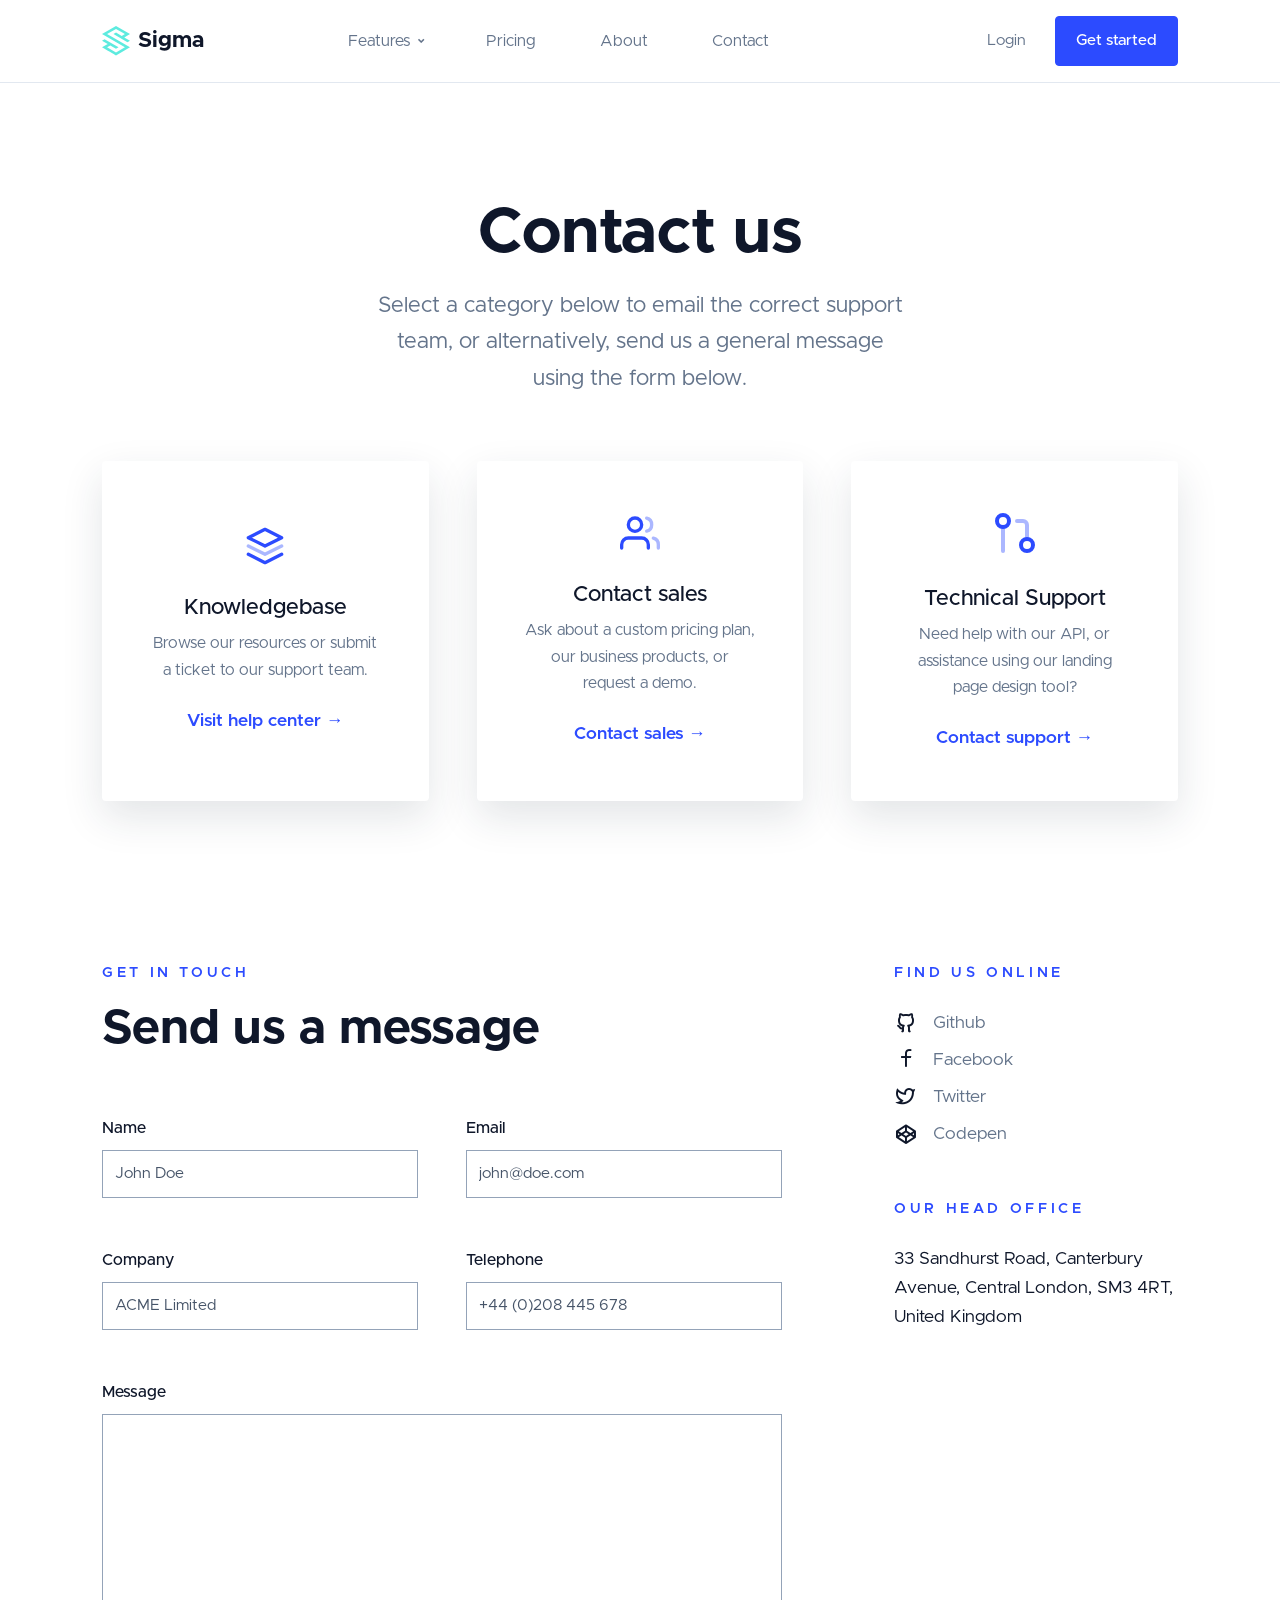
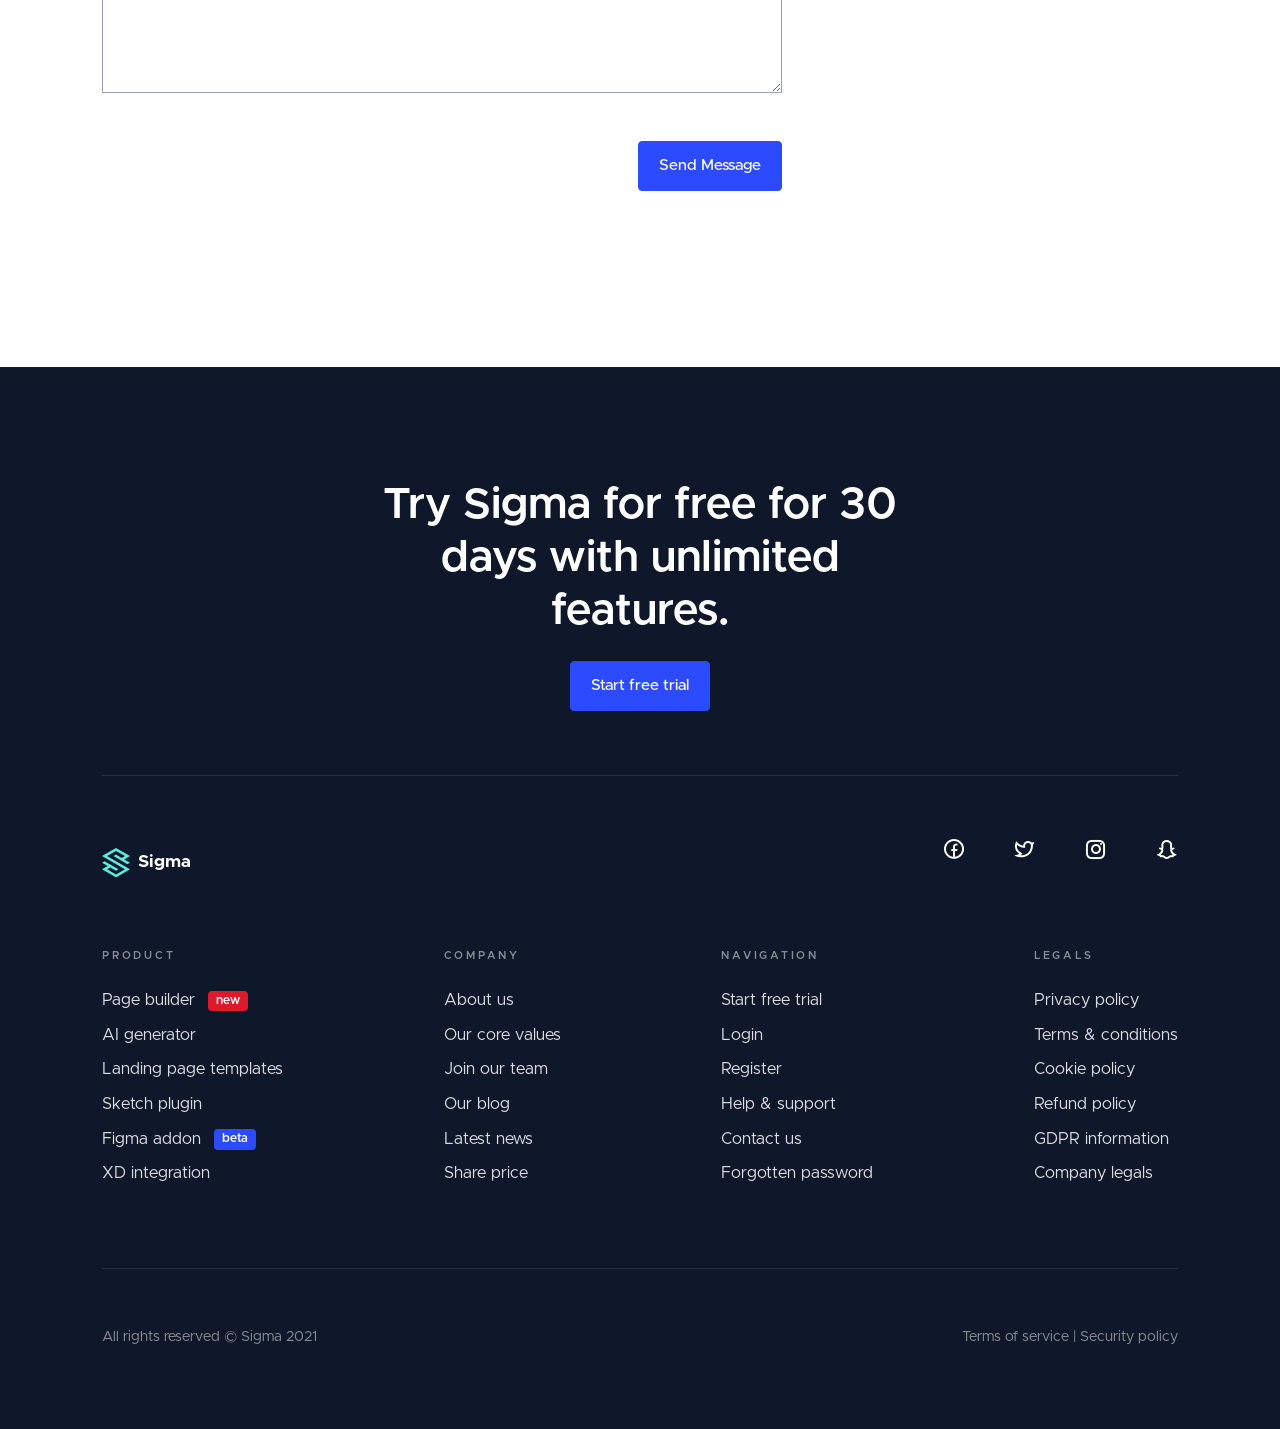
<file: HTML,CSS,JS/sigma-main/sigma-main/dist/contact.html>
<!doctype html>
<html lang="en">

<!-- Head -->
<head>
    <!-- Page Meta Tags-->
    <meta charset="utf-8">
    <meta http-equiv="x-ua-compatible" content="ie=edge">
    <meta name="viewport" content="width=device-width, initial-scale=1.0">
    <meta name="description" content="">
    <meta name="author" content="">
    <meta name="keywords" content="">

    <!-- Favicon -->
    <link rel="apple-touch-icon" sizes="180x180" href="./assets/images/favicon/apple-touch-icon.png">
    <link rel="icon" type="image/png" sizes="32x32" href="./assets/images/favicon/favicon-32x32.png">
    <link rel="icon" type="image/png" sizes="16x16" href="./assets/images/favicon/favicon-16x16.png">
    <link rel="mask-icon" href="./assets/images/favicon/safari-pinned-tab.svg" color="#5bbad5">
    <meta name="msapplication-TileColor" content="#da532c">
    <meta name="theme-color" content="#ffffff">
    
    <!-- Vendor CSS -->
    <link rel="stylesheet" href="./assets/css/libs.bundle.css" />

    <!-- Main CSS -->
    <link rel="stylesheet" href="./assets/css/theme.bundle.css" />

    <!-- Fix for custom scrollbar if JS is disabled-->
    <noscript>
        <style>
          /**
          * Reinstate scrolling for non-JS clients
          */
          .simplebar-content-wrapper {
            overflow: auto;
          }
        </style>
    </noscript>

    <!-- Page Title -->
    <title>Bootstrap 5 HTML Template</title>
    
</head>
<body class="">

    <!-- Navbar -->
    <nav class="navbar navbar-expand-lg navbar-light bg-white border-bottom">
        <div class="container">
    
            <!-- Logo-->
            <a class="navbar-brand d-flex align-items-center lh-1 me-10 transition-opacity opacity-75-hover" href="./index.html">
                <!-- Logo SVG Icon-->
                <span class="f-w-7 d-block text-success me-2">
                    <svg class="w-100" xmlns="http://www.w3.org/2000/svg" viewBox="0 0 246.46 258.91"><path d="M145.61,187.72,22.41,116.58,0,129.52l50.45,29.13L0,187.77l22.41,12.94s90.75,52.38,100.82,58.2l123.23-71.13L44.7,71.2l78.54-45.34,78.4,45.26-28,16.2-50.31-29L100.85,71.2l123.21,71.13,22.4-12.94L196,100.25q25.25-14.55,50.46-29.12L123.23,0,0,71.13,201.77,187.71l-78.52,45.41L44.8,187.78l28.06-16.19,50.34,29.07Z" fill="currentColor" fill-rule="evenodd"/></svg>
                </span>
                <!--/ Logo SVG Icon -->
                <span class="fw-bold text-body">Sigma</span>
            </a>
            <!-- / Logo-->
    
            <!-- Mobile Menu Btn-->
            <button class="navbar-toggler" type="button" data-bs-toggle="collapse" data-bs-target="#navbarSupportedContent"
                aria-controls="navbarSupportedContent" aria-expanded="false" aria-label="Toggle navigation">
                <i class="ri-menu-line"></i>
            </button>
            <!-- /Mobile Menu Btn-->
    
            <div class="collapse navbar-collapse justify-content-between align-items-center" id="navbarSupportedContent">
                <ul class="navbar-nav">
                    <li class="nav-item dropdown position-static">
                        <a class="nav-link dropdown-toggle" href="#" role="button" data-bs-toggle="dropdown"
                            aria-haspopup="true" aria-expanded="false">
                            Features
                        </a>
                        <!-- Features dropdown menu-->
                        <div class="dropdown-menu dropdown-megamenu">
                            <div class="container">
                                <!-- Dropdown Menu Links Section-->
                                <div class="row py-lg-5 gx-8">
                                
                                
                                    <!-- menu row-->
                                    <div class="col-auto me-4 mb-4 me-lg-0 mb-lg-0 col-lg-4 d-flex align-items-start">
                                        <span class="f-w-16 d-block text-primary me-4 d-none d-lg-flex">
                                            <svg class="w-100" xmlns="http://www.w3.org/2000/svg" viewBox="0 0 24 24" fill="none" stroke="currentColor" stroke-width="2" stroke-linecap="round" stroke-linejoin="round"><polygon points="12 2 2 7 12 12 22 7 12 2"></polygon><polyline points="2 17 12 22 22 17"></polyline><polyline opacity=".4" points="2 12 12 17 22 12"></polyline></svg>
                                        </span>
                                        <div class="position-relative">
                                            <h6 class="dropdown-heading">Tasks planner</h6>
                                            <p class="text-muted">Plan and schedule your weekly tasks on web or mobile through our desktop or mobile apps.</p>
                                            <a href="#" class="fw-medium fs-7 text-decoration-none link-cover">Read more &rarr;</a>
                                        </div>
                                    </div>
                                    <!-- /menu row-->
                                
                                    <!-- menu row-->
                                    <div class="col-auto me-4 mb-4 me-lg-0 mb-lg-0 col-lg-4 d-flex align-items-start">
                                        <span class="f-w-16 d-block text-primary me-4 d-none d-lg-flex">
                                            <svg class="w-100" xmlns="http://www.w3.org/2000/svg" viewBox="0 0 24 24" fill="none" stroke="currentColor" stroke-width="2" stroke-linecap="round" stroke-linejoin="round"><rect x="4" y="4" width="16" height="16" rx="2" ry="2"></rect><rect opacity=".3" x="9" y="9" width="6" height="6"></rect><line x1="9" y1="1" x2="9" y2="4"></line><line x1="15" y1="1" x2="15" y2="4"></line><line x1="9" y1="20" x2="9" y2="23"></line><line x1="15" y1="20" x2="15" y2="23"></line><line x1="20" y1="9" x2="23" y2="9"></line><line x1="20" y1="14" x2="23" y2="14"></line><line x1="1" y1="9" x2="4" y2="9"></line><line x1="1" y1="14" x2="4" y2="14"></line></svg>
                                        </span>
                                        <div class="position-relative">
                                            <h6 class="dropdown-heading">Team collaborations</h6>
                                            <p class="text-muted">Invite unlimited team members to view, edit, comment and create landing pages with you.</p>
                                            <a href="#" class="fw-medium fs-7 text-decoration-none link-cover">Read more &rarr;</a>
                                        </div>
                                    </div>
                                    <!-- /menu row-->    
                                
                                    <!-- menu row-->
                                    <div class="col-auto me-4 mb-4 me-lg-0 mb-lg-0 col-lg-4 d-flex align-items-start">
                                        <span class="f-w-16 d-block text-primary me-4 d-none d-lg-flex">
                                            <svg class="w-100" xmlns="http://www.w3.org/2000/svg" viewBox="0 0 24 24" fill="none" stroke="currentColor" stroke-width="2" stroke-linecap="round" stroke-linejoin="round"><circle cx="18" cy="18" r="3"></circle><circle cx="6" cy="6" r="3"></circle><path opacity=".4" d="M13 6h3a2 2 0 0 1 2 2v7"></path><line opacity=".4" x1="6" y1="9" x2="6" y2="21"></line></svg>
                                        </span>
                                        <div class="position-relative">
                                            <h6 class="dropdown-heading">Version control</h6>
                                            <p class="text-muted">Full integration with Git, GitLab and Bitbucket to easily allow version control.</p>
                                            <a href="#" class="fw-medium fs-7 text-decoration-none link-cover">Read more &rarr;</a>
                                        </div>
                                    </div>
                                    <!-- /menu row-->
                                
                                
                                </div>
                                
                                <!-- Latest from the blog-->
                                <div class="mt-4 border-top d-none d-lg-flex flex-column py-5">
                                    <p class="text-muted">From the blog</p>
                                    <a href="#">The ultimate guide to event project management &rarr;</a>
                                    <a href="#">How to use Agile to implememt Scrum method &rarr;</a>
                                    <a href="#">What is the best software version control? &rarr;</a>
                                </div>
                                <!-- / Latest from the blog-->                <!-- /Dropdown Menu Links Section-->
                            </div>
                        </div>
                        <!-- / Features dropdown menu-->
                    </li>    
                    <li class="nav-item">
                        <a class="nav-link" href="./pricing.html">Pricing</a>
                    </li>
                    <li class="nav-item">
                        <a class="nav-link" href="./about.html">About</a>
                    </li>
                    <li class="nav-item">
                        <a class="nav-link" href="./contact.html">Contact</a>
                    </li>
                </ul>            <div class="d-none d-lg-flex">
                    <a href="#" class="btn btn-link text-muted" role="button">Login</a>
                    <a href="#" class="btn btn-primary ms-2" role="button">Get started</a>
                </div>
            </div>
        </div>
    </nav>    <!-- / Navbar-->

    <!-- Main Section-->
    <main class="mt-0 ">

        <!-- Page Title-->
        <header class="pt-10">
            <div class="container">
                <div class="text-center col-12 col-sm-9 col-lg-7 col-xl-6 mx-auto position-relative z-index-20">
                    <h1 class="display-3 fw-bold mb-3">Contact us</h1>
                    <p class="text-muted lead mb-0">Select a category below to email the correct support team, or
                        alternatively, send us a general message using the form below.</p>
                </div>
            </div>
        </header>
        <!-- / Page Title-->

        <!-- Page Content Goes Here -->
        <div class="container position-relative z-index-20 py-7">

            <!-- Support Categories-->
            <div class="row g-5">
                <!-- Single Category-->
                <div class="col-12 col-lg-4">
                    <div class="card rounded shadow-lg h-100">
                        <div
                            class="card-body d-flex align-items-center flex-column justify-content-center text-center p-5">
                            <span class="f-w-10 d-block text-primary">
                                <svg class="w-100" xmlns="http://www.w3.org/2000/svg" viewBox="0 0 24 24" fill="none"
                                    stroke="currentColor" stroke-width="2" stroke-linecap="round"
                                    stroke-linejoin="round">
                                    <polygon points="12 2 2 7 12 12 22 7 12 2"></polygon>
                                    <polyline points="2 17 12 22 22 17"></polyline>
                                    <polyline opacity=".4" points="2 12 12 17 22 12"></polyline>
                                </svg>
                            </span>
                            <p class="fw-medium mb-1 my-4 fs-5">Knowledgebase</p>
                            <span class="text-muted fs-7 mb-4">Browse our resources or
                                submit a ticket to our support team.</span>
                            <a href="#" class="fw-bolder">Visit help center &rarr;</a>
                        </div>
                    </div>
                </div>
                <!-- / Single Category-->
                <!-- Single Category-->
                <div class="col-12 col-lg-4">
                    <div class="card rounded shadow-lg h-100">
                        <div
                            class="card-body d-flex align-items-center flex-column justify-content-center text-center p-5">
                            <span class="f-w-10 d-block text-primary">
                                <svg class="w-100" xmlns="http://www.w3.org/2000/svg" viewBox="0 0 24 24" fill="none" stroke="currentColor" stroke-width="2" stroke-linecap="round" stroke-linejoin="round" ><path d="M17 21v-2a4 4 0 0 0-4-4H5a4 4 0 0 0-4 4v2"></path><circle cx="9" cy="7" r="4"></circle><path opacity=".4" d="M23 21v-2a4 4 0 0 0-3-3.87"></path><path opacity=".4" d="M16 3.13a4 4 0 0 1 0 7.75"></path></svg>
                            </span>
                            <p class="fw-medium mb-1 my-4 fs-5">Contact sales</p>
                            <span class="text-muted fs-7 mb-4">Ask about a custom pricing plan, our business products, or request a demo.</span>
                            <a href="#" class="fw-bolder">Contact sales &rarr;</a>
                        </div>
                    </div>
                </div>
                <!-- / Single Category-->
                <!-- Single Category-->
                <div class="col-12 col-lg-4">
                    <div class="card rounded shadow-lg h-100">
                        <div
                            class="card-body d-flex align-items-center flex-column justify-content-center text-center p-5">
                            <span class="f-w-12 d-block text-primary">
                                <svg class="w-100" xmlns="http://www.w3.org/2000/svg" viewBox="0 0 24 24" fill="none" stroke="currentColor" stroke-width="2" stroke-linecap="round" stroke-linejoin="round"><circle cx="18" cy="18" r="3"></circle><circle cx="6" cy="6" r="3"></circle><path opacity=".4" d="M13 6h3a2 2 0 0 1 2 2v7"></path><line opacity=".4" x1="6" y1="9" x2="6" y2="21"></line></svg>
                            </span>
                            <p class="fw-medium mb-1 my-4 fs-5">Technical Support</p>
                            <span class="text-muted fs-7 mb-4">Need help with our API, or assistance using our landing page design tool?</span>
                            <a href="#" class="fw-bolder">Contact support &rarr;</a>
                        </div>
                    </div>
                </div>
                <!-- / Single Category-->
            </div>
            <!-- Support Categories-->

            <!-- Contact Details & Form-->
            <div class="row gx-10 my-10 pt-5">
                <!-- Contact Form-->
                <div class="col-12 col-lg-8">
                    <p class="mb-3 small fw-bolder tracking-wider text-uppercase text-primary">Get in touch</p>
                    <h2 class="display-5 fw-bold mb-6">Send us a message</h2>
                    <form>
                        <div class="row g-5">
                            <!-- Name-->
                            <div class="col-12 col-md-6">
                                <label class="form-label">Name</label>
                                <input type="text" class="form-control" name="name" placeholder="John Doe">
                            </div>
                            <!-- / Name-->

                            <!-- Email-->
                            <div class="col-12 col-md-6">
                                <label class="form-label">Email</label>
                                <input type="email" class="form-control" name="email" placeholder="john@doe.com">
                            </div>
                            <!-- / Email-->

                            <!-- Company Name-->
                            <div class="col-12 col-md-6">
                                <label class="form-label">Company</label>
                                <input type="text" class="form-control" name="company" placeholder="ACME Limited">
                            </div>
                            <!-- / Company Name-->

                            <!-- Telephone-->
                            <div class="col-12 col-md-6">
                                <label class="form-label">Telephone</label>
                                <input type="text" class="form-control" name="telephone"
                                    placeholder="+44 (0)208 445 678">
                            </div>
                            <!-- / Telephone-->

                            <!-- Project Information-->
                            <div class="col-12">
                                <label class="form-label">Message</label>
                                <textarea name="about" class="form-control" cols="30" rows="10"></textarea>
                            </div>
                            <!-- / Project Information-->

                            <!-- Submit btn-->
                            <div class="col-12 justify-content-end d-flex">
                                <button class="btn btn-primary" type="submit">Send Message</button>
                            </div>
                            <!-- / Submit Btn-->
                        </div>
                    </form>
                </div>
                <!-- / Contact Form-->
                <!-- Contact Details-->
                <div class="col-12 col-lg-4 mt-5 mt-lg-0">
                    <div class="mb-5">
                        <p class="mb-4 small fw-bolder tracking-wider text-uppercase text-primary">Find us online</p>
                        <ul class="list-unstyled">
                            <li class="d-flex align-items-center mb-2"><i class="ri-github-line me-3 ri-lg"></i> <a class="text-muted" href="#">Github</a></li>
                            <li class="d-flex align-items-center mb-2"><i class="ri-facebook-line me-3 ri-lg"></i> <a class="text-muted" href="#">Facebook</a></li>
                            <li class="d-flex align-items-center mb-2"><i class="ri-twitter-line me-3 ri-lg"></i> <a class="text-muted" href="#">Twitter</a></li>
                            <li class="d-flex align-items-center mb-2"><i class="ri-codepen-line me-3 ri-lg"></i> <a class="text-muted" href="#">Codepen</a></li>
                        </ul>
                    </div>
                    <p class="mb-4 small fw-bolder tracking-wider text-uppercase text-primary">Our head office</p>
                    <p>33 Sandhurst Road, Canterbury Avenue, Central London, SM3 4RT, United Kingdom</p>
                </div>
                <!-- / Contact Details-->
            </div>
            <!-- Contact Details & Form-->

        </div>

        <!-- /Page Content -->
    </main>
    <!-- / Main Section-->

    <!-- Footer -->
    <!-- Footer-->
    <footer class="bg-dark pt-10 pb-8  ">
    
        <div class="container">
            <!-- Free trial -->
            <div class="border-bottom border-white-10 pb-7">
                <div class="col-12 col-md-8 col-lg-6 d-flex mx-auto flex-column align-items-center justify-content-center">
                    <h2 class="fs-1 fw-bolder text-white text-center">Try Sigma for free for 30 days with unlimited
                        features.</h2>
                    <a href="#" class="btn btn-primary mt-3 w-100 w-md-auto" role="button">Start free trial</a>
                </div>
            </div>
            <!-- Free trial-->
        </div>
    
        <!-- Footer Menus-->
        <div class="container pt-7">
    
            <div class="d-flex flex-column flex-md-row justify-content-md-between align-items-center">
    
                <!-- Footer Logo-->
                <a class="d-flex align-items-center lh-1 text-white transition-opacity opacity-50-hover text-decoration-none mb-4 mb-md-0"
                    href="#">
                    <!-- Logo SVG Icon-->
                    <span class="f-w-7 d-block text-success me-2">
                        <svg class="w-100" xmlns="http://www.w3.org/2000/svg" viewBox="0 0 246.46 258.91"><path d="M145.61,187.72,22.41,116.58,0,129.52l50.45,29.13L0,187.77l22.41,12.94s90.75,52.38,100.82,58.2l123.23-71.13L44.7,71.2l78.54-45.34,78.4,45.26-28,16.2-50.31-29L100.85,71.2l123.21,71.13,22.4-12.94L196,100.25q25.25-14.55,50.46-29.12L123.23,0,0,71.13,201.77,187.71l-78.52,45.41L44.8,187.78l28.06-16.19,50.34,29.07Z" fill="currentColor" fill-rule="evenodd"/></svg>
                    </span>
                    <!--/ Logo SVG Icon -->
                    <span class="fw-bold">Sigma</span>
                </a>
                <!-- /Footer Logo-->
    
    
                <!-- Footer socials-->
                <ul class="list-unstyled d-flex align-items-center justify-content-end">
                    <li class="ms-5"><a href="#" class="text-white text-decoration-none opacity-50-hover transition-opacity"><i class="ri-facebook-circle-line ri-lg"></i></a></li>
                    <li class="ms-5"><a href="#" class="text-white text-decoration-none opacity-50-hover transition-opacity"><i class="ri-twitter-line ri-lg"></i></a></li>
                    <li class="ms-5"><a href="#" class="text-white text-decoration-none opacity-50-hover transition-opacity"><i class="ri-instagram-line ri-lg"></i></a></li>
                    <li class="ms-5"><a href="#" class="text-white text-decoration-none opacity-50-hover transition-opacity"><i class="ri-snapchat-line ri-lg"></i></a></li>
                </ul>
                <!-- Footer socials-->
            </div>
    
            <div class="d-flex flex-wrap justify-content-between mt-5 mt-lg-7">
    
                <!-- Menu-->
                <div class="w-100 w-sm-50 w-lg-auto mb-4 mb-lg-0">
                    <h6 class="text-uppercase fs-xs fw-bolder tracking-wider text-white opacity-50">Product</h6>
                    <ul class="list-unstyled footer-nav">
                        <li><a href="#">Page builder <span class="badge bg-danger rounded ms-2 align-middle">new</span></a></li>
                        <li><a href="#">AI generator</a></li>
                        <li><a href="#">Landing page templates</a></li>
                        <li><a href="#">Sketch plugin</a></li>
                        <li><a href="#">Figma addon <span class="badge bg-primary rounded ms-2 align-middle">beta</span></a></li>
                        <li><a href="#">XD integration</a></li>
                    </ul>
                </div>
                <!-- /Menu-->
    
                <!-- Menu-->
                <div class="w-100 w-sm-50 w-lg-auto mb-4 mb-lg-0">
                    <h6 class="text-uppercase fs-xs fw-bolder tracking-wider text-white opacity-50">Company</h6>
                    <ul class="list-unstyled footer-nav">
                        <li><a href="#">About us</a></li>
                        <li><a href="#">Our core values</a></li>
                        <li><a href="#">Join our team</a></li>
                        <li><a href="#">Our blog</a></li>
                        <li><a href="#">Latest news</a></li>
                        <li><a href="#">Share price</a></li>
                    </ul>
                </div>
                <!-- /Menu-->
    
                <!-- Menu-->
                <div class="w-100 w-sm-50 w-lg-auto mb-4 mb-lg-0">
                    <h6 class="text-uppercase fs-xs fw-bolder tracking-wider text-white opacity-50">Navigation</h6>
                    <ul class="list-unstyled footer-nav">
                        <li><a href="#">Start free trial</a></li>
                        <li><a href="#">Login</a></li>
                        <li><a href="#">Register</a></li>
                        <li><a href="#">Help & support</a></li>
                        <li><a href="#">Contact us</a></li>
                        <li><a href="#">Forgotten password</a></li>
                    </ul>
                </div>
                <!-- /Menu-->
    
                <!-- Menu-->
                <div class="w-100 w-sm-50 w-lg-auto mb-4 mb-lg-0">
                    <h6 class="text-uppercase fs-xs fw-bolder tracking-wider text-white opacity-50">Legals</h6>
                    <ul class="list-unstyled footer-nav">
                        <li><a href="#">Privacy policy</a></li>
                        <li><a href="#">Terms & conditions</a></li>
                        <li><a href="#">Cookie policy</a></li>
                        <li><a href="#">Refund policy</a></li>
                        <li><a href="#">GDPR information</a></li>
                        <li><a href="#">Company legals</a></li>
                    </ul>
                </div>
                <!-- /Menu-->
    
            </div>
        </div>
        <!-- Footer Menus-->
    
        <!-- Footer bottom-->
        <div class="container">
            <div class="border-top pt-6 mt-7 border-white-10 d-flex flex-column flex-md-row justify-content-between align-items-center">
                <span class="small text-white opacity-50 mb-2 mb-md-0">All rights reserved &copy Sigma 2021</span>
                <span class="small text-white opacity-50">Terms of service  |  Security policy</span>
            </div>
        </div>
        <!-- Footer bottom-->
    
    </footer>
    <!-- / Footer-->
    
    <!-- Additional imports (modals, offcanvas)-->
    <!-- Modal Imports-->
    <!-- Video Modal Iframe-->
    <!-- Start Video Modal-->
    <div class="modal fade modal-video"
        id="videoIframeModal"
        tabindex="-1"
        aria-hidden="true">
        <div class="modal-dialog modal-lg modal-dialog-centered">
            <div class="modal-content">
                <!-- Modal Content-->
                <div class="modal-body p-0">
                    <button type="button"
                    class="btn btn-link text-decoration-none text-white opacity-75-hover transition-all position-absolute end-0 top-0 z-index-20"
                    data-bs-dismiss="modal"
                    aria-label="Close"><i class="ri-close-fill"></i></button>
    
                    <!-- Plyr HTML-->
                    <div id="player" class="modal-video-player plyr__video-embed">
                        <iframe
                        src=""
                        allowfullscreen
                        allowtransparency
                        allow="autoplay"
                      ></iframe>
                    </div>
                    <!--/ Plyr HTML-->
                </div>
                <!-- / Modal Content-->
            </div>
        </div>
    </div>
    <!--/ Video Modal --><!-- / Additional imports-->    <!-- / Footer-->

    <!-- Theme JS -->
    <!-- Vendor JS -->
    <script src="./assets/js/vendor.bundle.js"></script>
    
    <!-- Theme JS -->
    <script src="./assets/js/theme.bundle.js"></script>
</body>

</html>
</file>
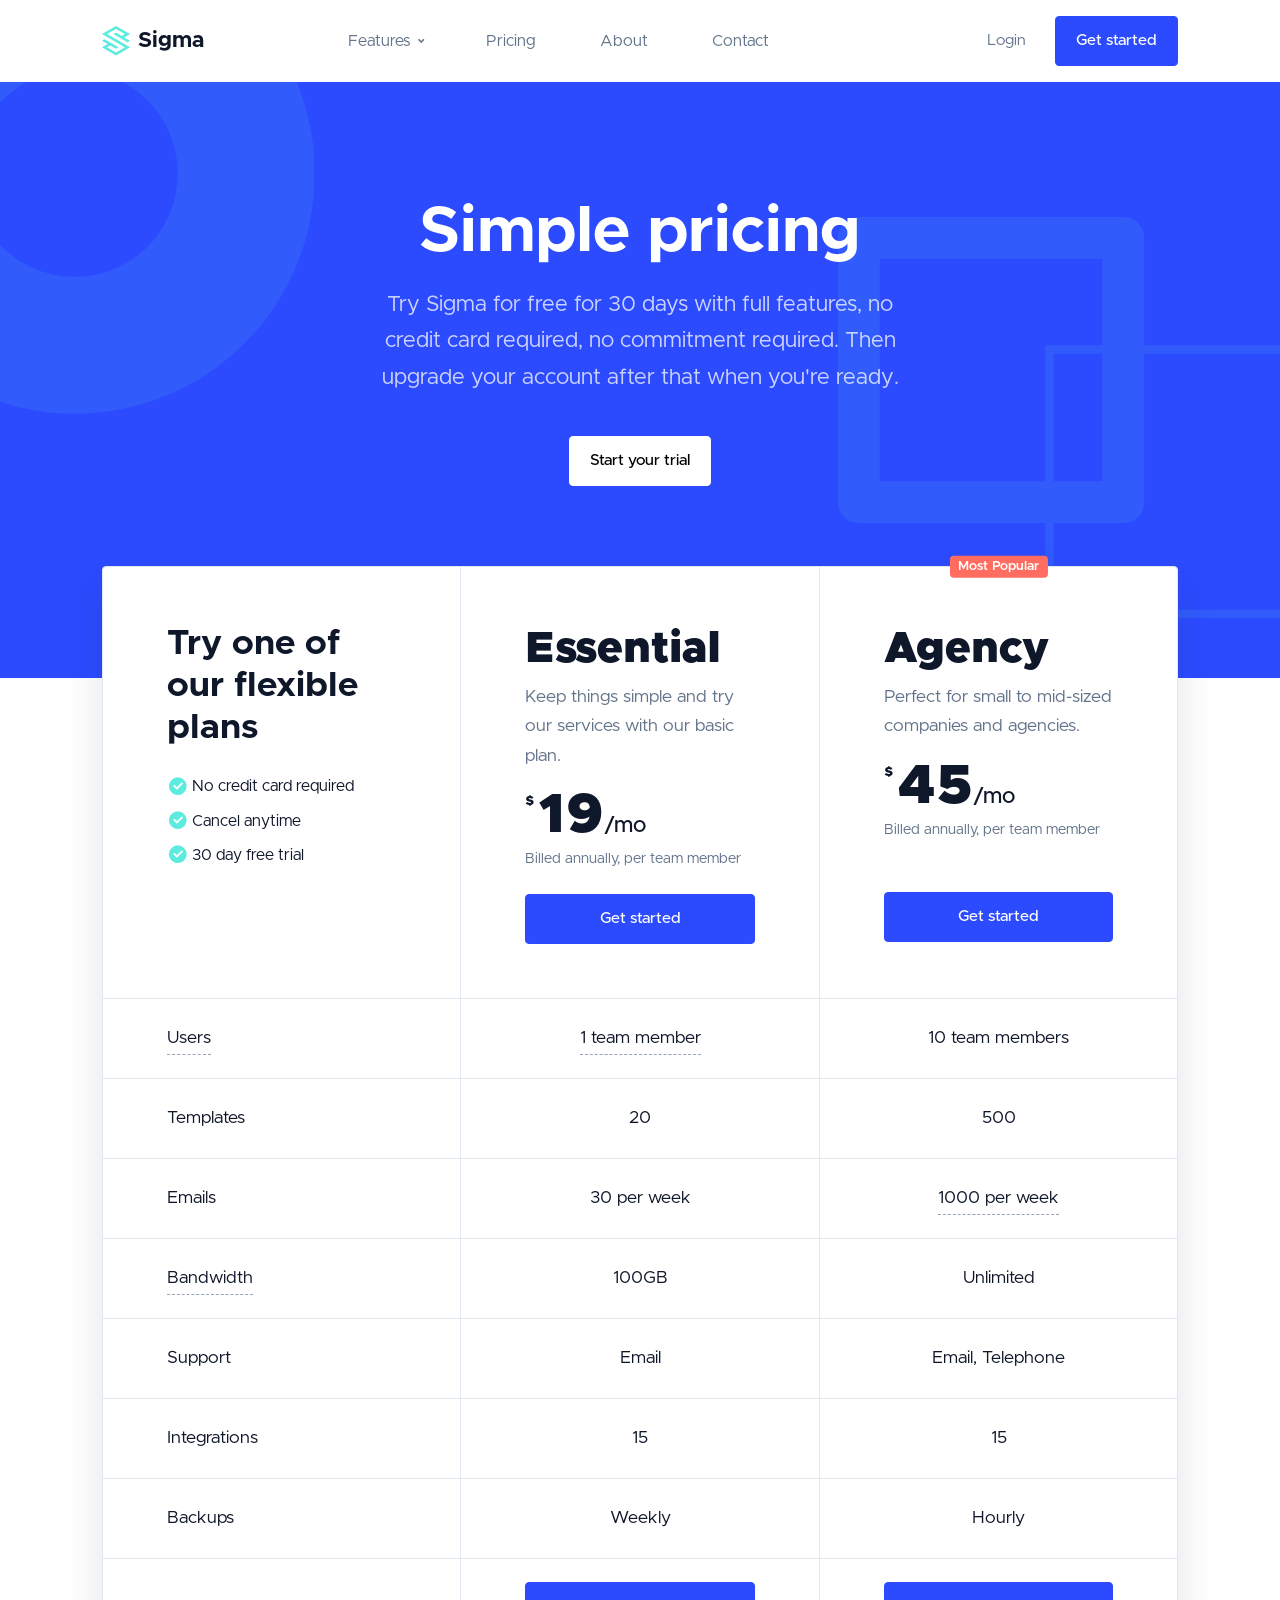
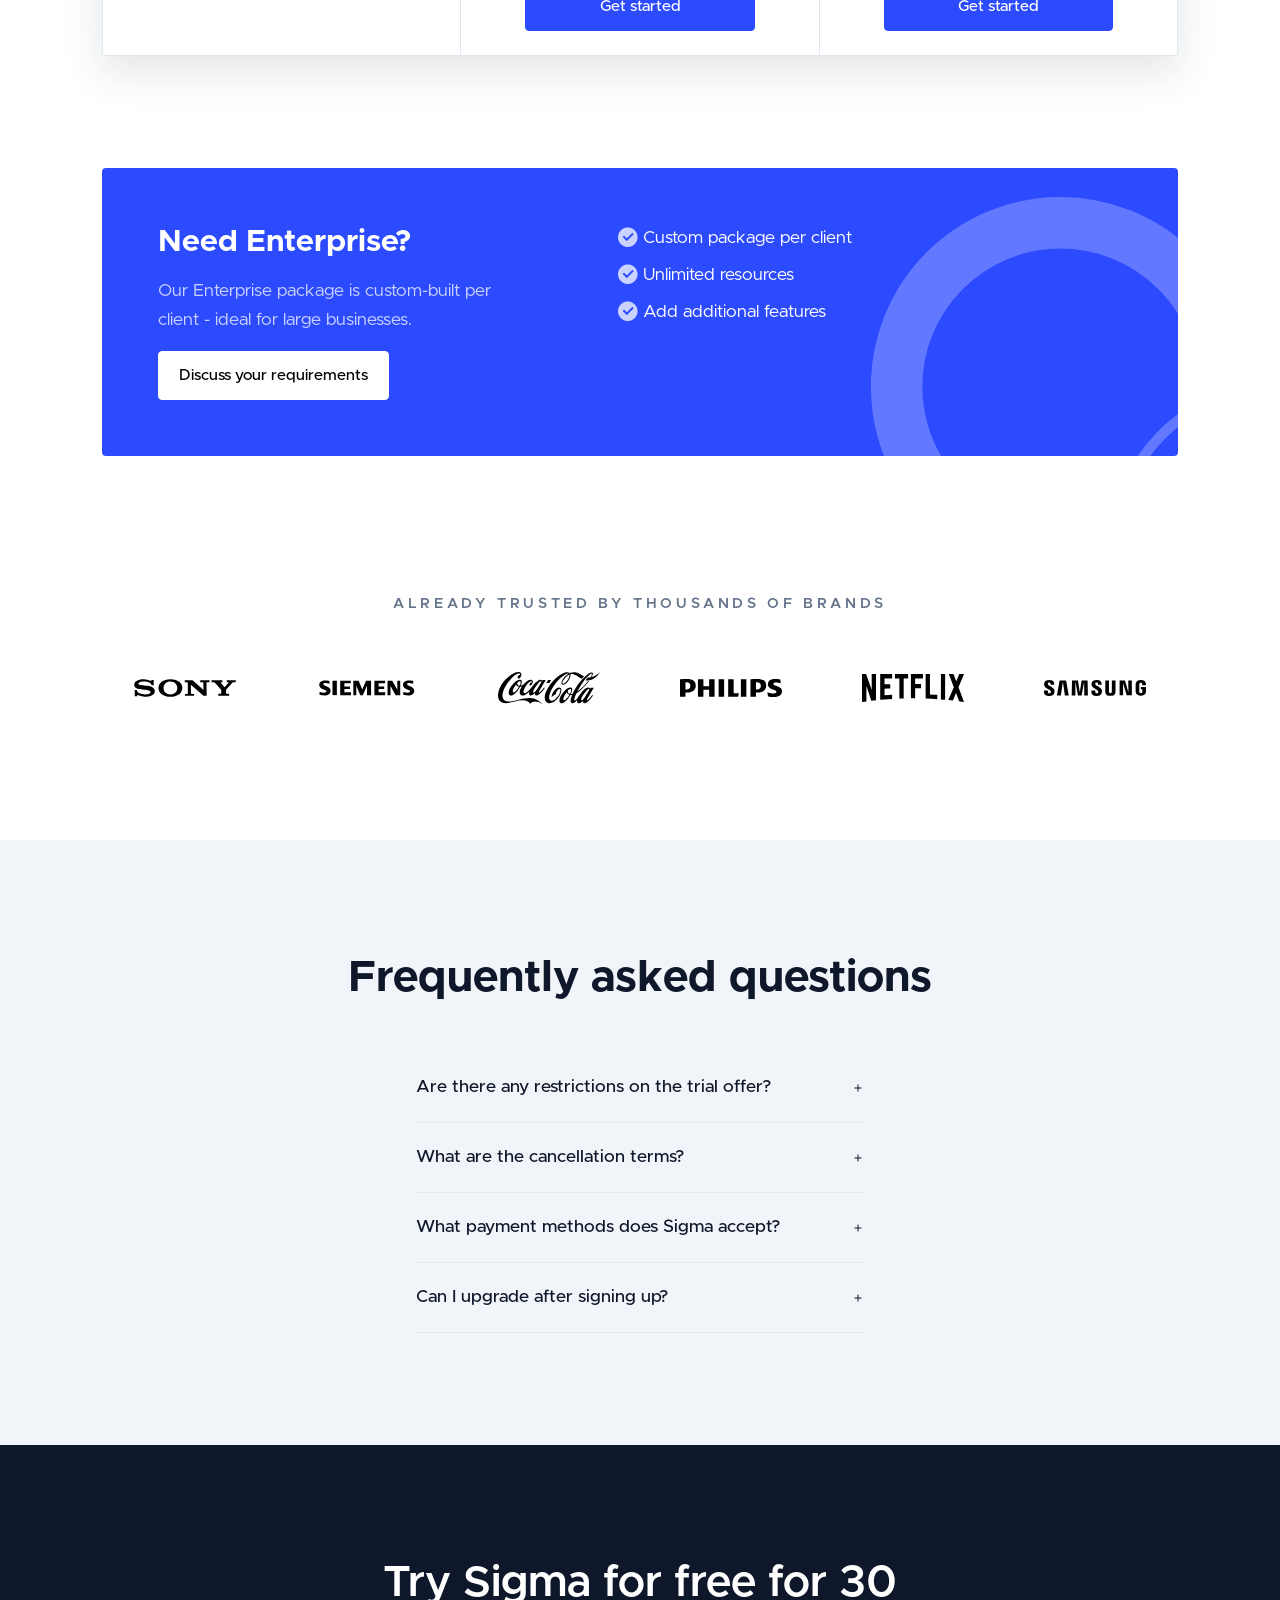
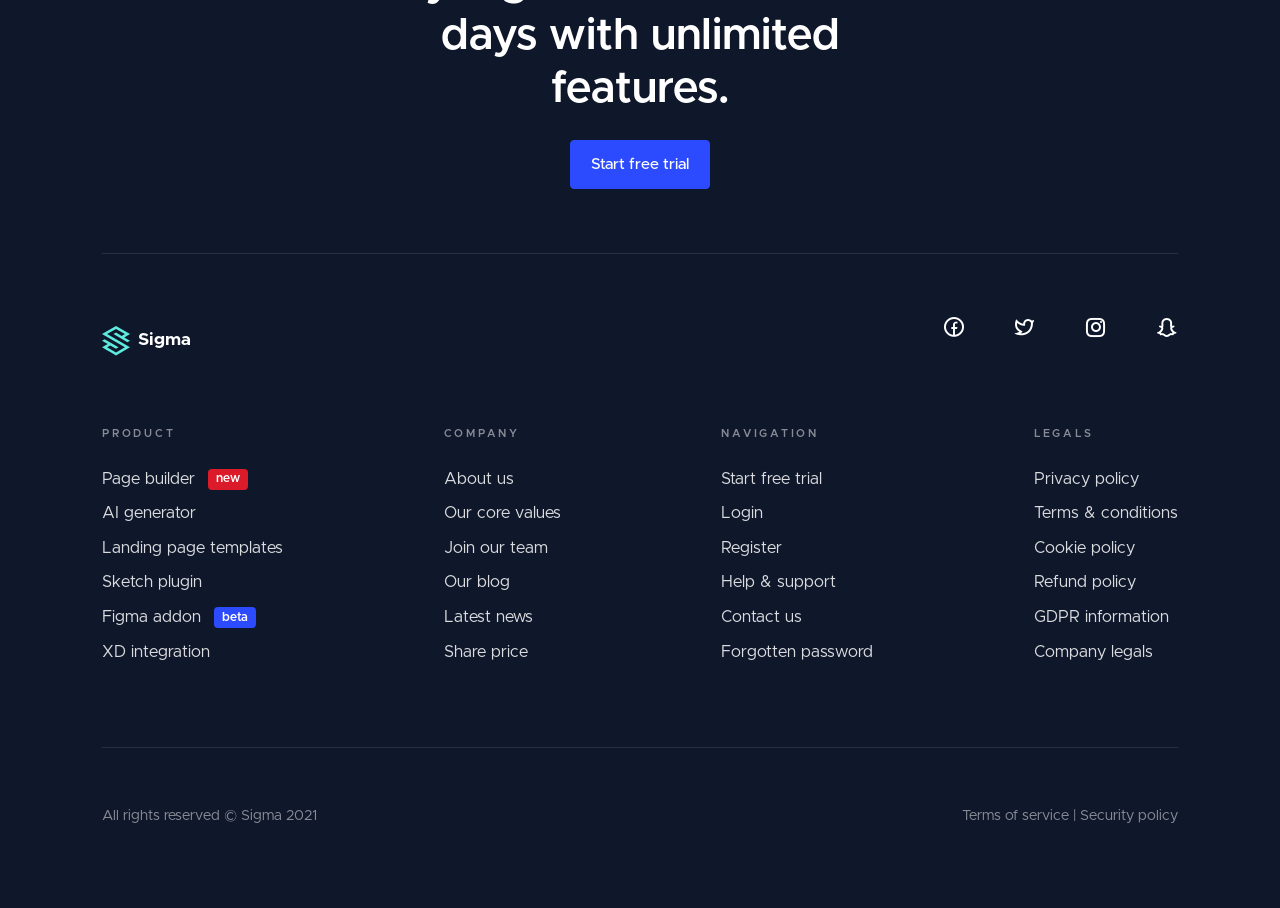
<file: HTML,CSS,JS/sigma-main/sigma-main/dist/pricing.html>
<!doctype html>
<html lang="en">

<!-- Head -->
<head>
    <!-- Page Meta Tags-->
    <meta charset="utf-8">
    <meta http-equiv="x-ua-compatible" content="ie=edge">
    <meta name="viewport" content="width=device-width, initial-scale=1.0">
    <meta name="description" content="">
    <meta name="author" content="">
    <meta name="keywords" content="">

    <!-- Favicon -->
    <link rel="apple-touch-icon" sizes="180x180" href="./assets/images/favicon/apple-touch-icon.png">
    <link rel="icon" type="image/png" sizes="32x32" href="./assets/images/favicon/favicon-32x32.png">
    <link rel="icon" type="image/png" sizes="16x16" href="./assets/images/favicon/favicon-16x16.png">
    <link rel="mask-icon" href="./assets/images/favicon/safari-pinned-tab.svg" color="#5bbad5">
    <meta name="msapplication-TileColor" content="#da532c">
    <meta name="theme-color" content="#ffffff">
    
    <!-- Vendor CSS -->
    <link rel="stylesheet" href="./assets/css/libs.bundle.css" />

    <!-- Main CSS -->
    <link rel="stylesheet" href="./assets/css/theme.bundle.css" />

    <!-- Fix for custom scrollbar if JS is disabled-->
    <noscript>
        <style>
          /**
          * Reinstate scrolling for non-JS clients
          */
          .simplebar-content-wrapper {
            overflow: auto;
          }
        </style>
    </noscript>

    <!-- Page Title -->
    <title>Bootstrap 5 HTML Template</title>
    
</head>
<body class="">

    <!-- Navbar -->
    <nav class="navbar navbar-expand-lg navbar-light bg-white ">
        <div class="container">
    
            <!-- Logo-->
            <a class="navbar-brand d-flex align-items-center lh-1 me-10 transition-opacity opacity-75-hover" href="./index.html">
                <!-- Logo SVG Icon-->
                <span class="f-w-7 d-block text-success me-2">
                    <svg class="w-100" xmlns="http://www.w3.org/2000/svg" viewBox="0 0 246.46 258.91"><path d="M145.61,187.72,22.41,116.58,0,129.52l50.45,29.13L0,187.77l22.41,12.94s90.75,52.38,100.82,58.2l123.23-71.13L44.7,71.2l78.54-45.34,78.4,45.26-28,16.2-50.31-29L100.85,71.2l123.21,71.13,22.4-12.94L196,100.25q25.25-14.55,50.46-29.12L123.23,0,0,71.13,201.77,187.71l-78.52,45.41L44.8,187.78l28.06-16.19,50.34,29.07Z" fill="currentColor" fill-rule="evenodd"/></svg>
                </span>
                <!--/ Logo SVG Icon -->
                <span class="fw-bold text-body">Sigma</span>
            </a>
            <!-- / Logo-->
    
            <!-- Mobile Menu Btn-->
            <button class="navbar-toggler" type="button" data-bs-toggle="collapse" data-bs-target="#navbarSupportedContent"
                aria-controls="navbarSupportedContent" aria-expanded="false" aria-label="Toggle navigation">
                <i class="ri-menu-line"></i>
            </button>
            <!-- /Mobile Menu Btn-->
    
            <div class="collapse navbar-collapse justify-content-between align-items-center" id="navbarSupportedContent">
                <ul class="navbar-nav">
                    <li class="nav-item dropdown position-static">
                        <a class="nav-link dropdown-toggle" href="#" role="button" data-bs-toggle="dropdown"
                            aria-haspopup="true" aria-expanded="false">
                            Features
                        </a>
                        <!-- Features dropdown menu-->
                        <div class="dropdown-menu dropdown-megamenu">
                            <div class="container">
                                <!-- Dropdown Menu Links Section-->
                                <div class="row py-lg-5 gx-8">
                                
                                
                                    <!-- menu row-->
                                    <div class="col-auto me-4 mb-4 me-lg-0 mb-lg-0 col-lg-4 d-flex align-items-start">
                                        <span class="f-w-16 d-block text-primary me-4 d-none d-lg-flex">
                                            <svg class="w-100" xmlns="http://www.w3.org/2000/svg" viewBox="0 0 24 24" fill="none" stroke="currentColor" stroke-width="2" stroke-linecap="round" stroke-linejoin="round"><polygon points="12 2 2 7 12 12 22 7 12 2"></polygon><polyline points="2 17 12 22 22 17"></polyline><polyline opacity=".4" points="2 12 12 17 22 12"></polyline></svg>
                                        </span>
                                        <div class="position-relative">
                                            <h6 class="dropdown-heading">Tasks planner</h6>
                                            <p class="text-muted">Plan and schedule your weekly tasks on web or mobile through our desktop or mobile apps.</p>
                                            <a href="#" class="fw-medium fs-7 text-decoration-none link-cover">Read more &rarr;</a>
                                        </div>
                                    </div>
                                    <!-- /menu row-->
                                
                                    <!-- menu row-->
                                    <div class="col-auto me-4 mb-4 me-lg-0 mb-lg-0 col-lg-4 d-flex align-items-start">
                                        <span class="f-w-16 d-block text-primary me-4 d-none d-lg-flex">
                                            <svg class="w-100" xmlns="http://www.w3.org/2000/svg" viewBox="0 0 24 24" fill="none" stroke="currentColor" stroke-width="2" stroke-linecap="round" stroke-linejoin="round"><rect x="4" y="4" width="16" height="16" rx="2" ry="2"></rect><rect opacity=".3" x="9" y="9" width="6" height="6"></rect><line x1="9" y1="1" x2="9" y2="4"></line><line x1="15" y1="1" x2="15" y2="4"></line><line x1="9" y1="20" x2="9" y2="23"></line><line x1="15" y1="20" x2="15" y2="23"></line><line x1="20" y1="9" x2="23" y2="9"></line><line x1="20" y1="14" x2="23" y2="14"></line><line x1="1" y1="9" x2="4" y2="9"></line><line x1="1" y1="14" x2="4" y2="14"></line></svg>
                                        </span>
                                        <div class="position-relative">
                                            <h6 class="dropdown-heading">Team collaborations</h6>
                                            <p class="text-muted">Invite unlimited team members to view, edit, comment and create landing pages with you.</p>
                                            <a href="#" class="fw-medium fs-7 text-decoration-none link-cover">Read more &rarr;</a>
                                        </div>
                                    </div>
                                    <!-- /menu row-->    
                                
                                    <!-- menu row-->
                                    <div class="col-auto me-4 mb-4 me-lg-0 mb-lg-0 col-lg-4 d-flex align-items-start">
                                        <span class="f-w-16 d-block text-primary me-4 d-none d-lg-flex">
                                            <svg class="w-100" xmlns="http://www.w3.org/2000/svg" viewBox="0 0 24 24" fill="none" stroke="currentColor" stroke-width="2" stroke-linecap="round" stroke-linejoin="round"><circle cx="18" cy="18" r="3"></circle><circle cx="6" cy="6" r="3"></circle><path opacity=".4" d="M13 6h3a2 2 0 0 1 2 2v7"></path><line opacity=".4" x1="6" y1="9" x2="6" y2="21"></line></svg>
                                        </span>
                                        <div class="position-relative">
                                            <h6 class="dropdown-heading">Version control</h6>
                                            <p class="text-muted">Full integration with Git, GitLab and Bitbucket to easily allow version control.</p>
                                            <a href="#" class="fw-medium fs-7 text-decoration-none link-cover">Read more &rarr;</a>
                                        </div>
                                    </div>
                                    <!-- /menu row-->
                                
                                
                                </div>
                                
                                <!-- Latest from the blog-->
                                <div class="mt-4 border-top d-none d-lg-flex flex-column py-5">
                                    <p class="text-muted">From the blog</p>
                                    <a href="#">The ultimate guide to event project management &rarr;</a>
                                    <a href="#">How to use Agile to implememt Scrum method &rarr;</a>
                                    <a href="#">What is the best software version control? &rarr;</a>
                                </div>
                                <!-- / Latest from the blog-->                <!-- /Dropdown Menu Links Section-->
                            </div>
                        </div>
                        <!-- / Features dropdown menu-->
                    </li>    
                    <li class="nav-item">
                        <a class="nav-link" href="./pricing.html">Pricing</a>
                    </li>
                    <li class="nav-item">
                        <a class="nav-link" href="./about.html">About</a>
                    </li>
                    <li class="nav-item">
                        <a class="nav-link" href="./contact.html">Contact</a>
                    </li>
                </ul>            <div class="d-none d-lg-flex">
                    <a href="#" class="btn btn-link text-muted" role="button">Login</a>
                    <a href="#" class="btn btn-primary ms-2" role="button">Get started</a>
                </div>
            </div>
        </div>
    </nav>    <!-- / Navbar-->

    <!-- Main Section-->
    <main class="mt-0 ">

        <!-- Page Title-->
        <header class="bg-primary py-10 text-white overflow-hidden position-relative z-index-10">
            <div class="container">
                <div class="d-block f-w-72  position-absolute top-n25 start-n13 opacity-10 d-none d-lg-block">
                    <span class="d-block">
                        <svg xmlns="http://www.w3.org/2000/svg" viewBox="0 0 17.53 17.53"><path class="text-success" d="M12.11,14.07a6.27,6.27,0,1,1,2-8.64A6.28,6.28,0,0,1,12.11,14.07Z" fill="none" stroke="currentColor" stroke-linecap="round" stroke-linejoin="round" stroke-width="5"/></svg>                    </span>
                </div>
                <div class="d-block f-w-72  position-absolute bottom-10 end-n3 opacity-10  d-none d-lg-block">
                    <span class="d-block">
                        <svg xmlns="http://www.w3.org/2000/svg" viewBox="0 0 57.47 48.01"><rect  class="text-success" x="2.5" y="2.5" width="31.65" height="31.65" fill="none" stroke="currentColor" stroke-linecap="round" stroke-linejoin="round" stroke-width="5"/><rect class="text-success" x="25.32" y="15.86" width="31.65" height="31.65" fill="none" stroke="currentColor" stroke-miterlimit="10"/></svg>                    </span>
                </div>
                <div class="text-center col-12 col-sm-9 col-lg-7 col-xl-6 mx-auto pb-8 position-relative z-index-20">
                    <h1 class="display-3 fw-bold mb-3">Simple pricing</h1>
                    <p class="opacity-75 lead">Try Sigma for free for 30 days with full features, no credit card required, no commitment required. Then upgrade your account after that when you're ready.</p>
                    <a href="#" class="btn btn-white mt-4 w-100 w-md-auto">Start your trial</a>
                </div>
            </div>
        </header>
        <!-- / Page Title-->

        <!-- Page Content Goes Here -->
        <div class="container position-relative z-index-20">

            <!-- Pricing Table-->
            <div class="row g-0 border rounded mt-n10 bg-white shadow-lg">

                <!-- Pricing Table Column One-->
                <div class="col-4 d-none d-lg-block border-end">

                    <!-- Column Header-->
                    <div class="f-h-68 w-100 px-lg-7 py-lg-6 p-4 p-md-5 border-bottom">
                        <h3 class="fs-2 fw-bold">Try one of our flexible plans</h3>
                        <ul class="list-unstyled mt-4 fs-7">
                            <li class="me-4 mb-2 d-flex align-items-center"><i
                                    class="ri-checkbox-circle-fill text-success ri-lg me-1"></i> No credit card required
                            </li>
                            <li class="me-4 mb-2 d-flex align-items-center"><i
                                    class="ri-checkbox-circle-fill text-success ri-lg me-1"></i> Cancel anytime</li>
                            <li class="me-4 mb-2 d-flex align-items-center"><i
                                    class="ri-checkbox-circle-fill text-success ri-lg me-1"></i> 30 day free trial</li>
                        </ul>
                    </div>
                    <!-- / Column Header-->

                    <!-- Column Rows-->
                    <div class="f-h-20 px-4 px-md-7 d-flex justify-content-start align-items-center border-bottom">
                        <span class="tooltip-trigger" data-bs-toggle="tooltip" data-bs-placement="top"
                            title="The amount of user accounts available for each package">Users</span>
                    </div>
                    <div class="f-h-20 px-4 px-md-7 d-flex justify-content-start align-items-center border-bottom">
                        Templates
                    </div>
                    <div class="f-h-20 px-4 px-md-7 d-flex justify-content-start align-items-center border-bottom">
                        Emails
                    </div>
                    <div class="f-h-20 px-4 px-md-7 d-flex justify-content-start align-items-center border-bottom">
                        <span class="tooltip-trigger" data-bs-toggle="tooltip" data-bs-placement="top"
                            title="The amount of bandwidth available for each package">Bandwidth</span>
                    </div>
                    <div class="f-h-20 px-4 px-md-7 d-flex justify-content-start align-items-center border-bottom">
                        Support
                    </div>
                    <div class="f-h-20 px-4 px-md-7 d-flex justify-content-start align-items-center border-bottom">
                        Integrations
                    </div>
                    <div class="f-h-20 px-4 px-md-7 d-flex justify-content-start align-items-center border-bottom">
                        Backups
                    </div>
                    <div class="f-h-24 px-4 px-md-7 d-flex justify-content-center align-items-center">

                    </div>
                    <!-- Column Rows-->

                </div>
                <!-- / Pricing Table Column One-->

                <!-- Pricing Table Column Two-->
                <div class="col-12 col-md-6 col-lg-4">

                    <!-- Column Header-->
                    <div class="f-h-68 w-100 px-lg-7 py-lg-6 p-4 p-md-5 d-flex flex-column justify-content-between border-bottom">
                        <div>
                            <h3 class="fs-1 fw-black">Essential</h3>
                            <p class="text-muted">Keep things simple and try our services with our basic plan.</p>
                            <p class="display-4 lh-1 fw-black mb-1"><sup class="fs-9 align-super me-1">$</sup>19<span
                                    class="fs-5 fw-medium">/mo</span></p>
                            <span class="d-block text-muted small">Billed annually, per team member</span>
                        </div>
                        <a href="#" class="btn btn-primary w-100 mt-4">Get started</a>
                    </div>
                    <!-- / Column Header-->

                    <!-- Column Rows-->
                    <div class="f-h-20 px-4 px-md-7 d-flex justify-content-center align-items-center border-bottom">
                        <span class="tooltip-trigger" data-bs-toggle="tooltip" data-bs-placement="top"
                            title="Single user account available on the basic package">1 team member</span>
                    </div>
                    <div class="f-h-20 px-4 px-md-7 d-flex justify-content-center align-items-center border-bottom">
                        <span>20 <span class="d-lg-none d-inline">templates</span></span>
                    </div>
                    <div class="f-h-20 px-4 px-md-7 d-flex justify-content-center align-items-center border-bottom">
                        <span>30 <span class="d-lg-none d-inline">emails</span> per week</span>
                    </div>
                    <div class="f-h-20 px-4 px-md-7 d-flex justify-content-center align-items-center border-bottom">
                        <span>100GB <span class="d-lg-none d-inline">bandwidth</span></span>
                    </div>
                    <div class="f-h-20 px-4 px-md-7 d-flex justify-content-center align-items-center border-bottom">
                        <span>Email <span class="d-lg-none d-inline">support</span></span>
                    </div>
                    <div class="f-h-20 px-4 px-md-7 d-flex justify-content-center align-items-center border-bottom">
                        <span>15 <span class="d-lg-none d-inline">integrations</span></span>
                    </div>
                    <div class="f-h-20 px-4 px-md-7 d-flex justify-content-center align-items-center border-bottom">
                        <span>Weekly <span class="d-lg-none d-inline">backups</span></span>
                    </div>
                    <div class="f-h-24 px-4 px-md-7 d-flex justify-content-center align-items-center">
                        <a href="#" class="btn btn-primary w-100">Get started</a>
                    </div>
                    <!-- Column Rows-->

                </div>
                <!-- / Pricing Table Column Two-->

                <!-- Pricing Table Column Three-->
                <div class="col-12 col-md-6 col-lg-4 border-start mt-8 mt-md-0">

                    <!-- Column Header-->
                    <div
                        class="f-h-68 w-100 px-lg-7 py-lg-6 p-4 p-md-5 d-flex flex-column justify-content-between border-bottom position-relative">
                        <div>
                            <h3 class="fs-1 fw-black">Agency</h3>
                            <p class="text-muted">Perfect for small to mid-sized companies and agencies.</p>
                            <p class="display-4 lh-1 fw-black mb-1"><sup class="fs-9 align-super me-1">$</sup>45<span
                                    class="fs-5 fw-medium">/mo</span></p>
                            <span class="d-block text-muted small">Billed annually, per team member</span>
                        </div>
                        <a href="#" class="btn btn-primary w-100 mt-4">Get started</a>
                        <span class="badge bg-orange position-absolute top-0 start-50 translate-middle d-none d-md-flex">Most
                            Popular</span>
                    </div>
                    <!-- / Column Header-->

                    <!-- Column Rows-->
                    <div class="f-h-20 px-4 px-md-7 d-flex justify-content-center align-items-center border-bottom">
                        <span>10 team members</span>
                    </div>
                    <div class="f-h-20 px-4 px-md-7 d-flex justify-content-center align-items-center border-bottom">
                        <span>500 <span class="d-lg-none d-inline">templates</span></span>
                    </div>
                    <div class="f-h-20 px-4 px-md-7 d-flex justify-content-center align-items-center border-bottom">
                        <span class="tooltip-trigger" data-bs-toggle="tooltip" data-bs-placement="top"
                            title="The amount of emails available for our agency package">1000 <span class="d-lg-none d-inline">templates</span> per week</span>
                    </div>
                    <div class="f-h-20 px-4 px-md-7 d-flex justify-content-center align-items-center border-bottom">
                        <span>Unlimited <span class="d-lg-none d-inline">bandwith</span></span>
                    </div>
                    <div class="f-h-20 px-4 px-md-7 d-flex justify-content-center align-items-center border-bottom">
                        <span>Email, Telephone <span class="d-lg-none d-inline">support</span></span>
                    </div>
                    <div class="f-h-20 px-4 px-md-7 d-flex justify-content-center align-items-center border-bottom">
                        <span>15 <span class="d-lg-none d-inline">integrations</span></span>
                    </div>
                    <div class="f-h-20 px-4 px-md-7 d-flex justify-content-center align-items-center border-bottom">
                        <span>Hourly <span class="d-lg-none d-inline">backups</span></span>
                    </div>
                    <div class="f-h-24 px-4 px-md-7 d-flex justify-content-center align-items-center">
                        <a href="#" class="btn btn-primary w-100">Get started</a>
                    </div>
                    <!-- Column Rows-->

                </div>
                <!-- / Pricing Table Column Three-->

            </div>
            <!-- / Pricing Table-->

            <!-- Enterprise Banner-->
            <div class="my-10 bg-primary p-4 p-md-6 rounded text-white d-flex align-items-center position-relative">
                <div class="row">
                    <div class="col-12 col-md-5 position-relative z-index-20">
                        <h4 class="fs-3 fw-bold mb-3">Need Enterprise?</h4>
                        <p class="opacity-75">Our Enterprise package is custom-built per client - ideal for large
                            businesses.</p>
                        <a href="#" class="btn btn-white" role="button">Discuss your requirements</a>
                    </div>
                    <div class="col-12 col-md-6 offset-md-1 mt-5 mt-lg-0">
                        <ul class="list-unstyled">
                            <li class="me-4 mb-2 d-flex align-items-center"><i
                                    class="ri-checkbox-circle-fill opacity-75 ri-lg me-1"></i> Custom package per client
                            </li>
                            <li class="me-4 mb-2 d-flex align-items-center"><i
                                    class="ri-checkbox-circle-fill opacity-75 ri-lg me-1"></i> Unlimited resources</li>
                            <li class="me-4 mb-2 d-flex align-items-center"><i
                                    class="ri-checkbox-circle-fill opacity-75 ri-lg me-1"></i> Add additional features</li>
                        </ul>
                    </div>
                </div>
                <!-- SVG Shapes-->
                <div class="position-absolute top-0 end-0 start-0 bottom-0 z-index-0 d-none d-lg-block overflow-hidden">

                    <div class="d-block f-w-80  position-absolute top-10 end-n25 opacity-25">
                        <span class="d-block">
                            <svg xmlns="http://www.w3.org/2000/svg" viewBox="0 0 55.95 50.74"><path class="text-white" d="M55.45,34.33A15.92,15.92,0,1,1,39.54,18.41,15.91,15.91,0,0,1,55.45,34.33Z" fill="none" stroke="currentColor" stroke-miterlimit="10"/><path class="text-white" d="M34.33,18.41A15.92,15.92,0,1,1,18.41,2.5,15.92,15.92,0,0,1,34.33,18.41Z" fill="none" stroke="currentColor" stroke-linecap="round" stroke-linejoin="round" stroke-width="5"/></svg>                        </span>
                    </div>

                </div>
                <!-- / SVG Shapes-->
            </div>
            <!-- / Enterprise Banner-->

            <!-- Company Logos-->
            <div class="my-10 py-4">
                <div class="container">
                    <p class="mb-6 text-center small fw-bolder tracking-wider text-muted text-uppercase">Already trusted
                        by
                        thousands of brands</p>
                    <div class="row gx-8 gy-5 justify-content-center align-items-center">

                        <!-- Logo-->
                        <div class="col-6 col-sm-4 col-md-3 col-lg-2">
                            <picture>
                                <img class="img-fluid" src="./assets/images/logos/logo-17.svg" alt="">
                            </picture>
                        </div>
                        <!-- / Logo-->
                        <!-- Logo-->
                        <div class="col-6 col-sm-4 col-md-3 col-lg-2">
                            <picture>
                                <img class="img-fluid" src="./assets/images/logos/logo-18.svg" alt="">
                            </picture>
                        </div>
                        <!-- / Logo-->
                        <!-- Logo-->
                        <div class="col-6 col-sm-4 col-md-3 col-lg-2">
                            <picture>
                                <img class="img-fluid" src="./assets/images/logos/logo-19.svg" alt="">
                            </picture>
                        </div>
                        <!-- / Logo-->
                        <!-- Logo-->
                        <div class="col-6 col-sm-4 col-md-3 col-lg-2">
                            <picture>
                                <img class="img-fluid" src="./assets/images/logos/logo-20.svg" alt="">
                            </picture>
                        </div>
                        <!-- / Logo-->
                        <!-- Logo-->
                        <div class="col-6 col-sm-4 col-md-3 col-lg-2">
                            <picture>
                                <img class="img-fluid" src="./assets/images/logos/logo-21.svg" alt="">
                            </picture>
                        </div>
                        <!-- / Logo-->
                        <!-- Logo-->
                        <div class="col-6 col-sm-4 col-md-3 col-lg-2">
                            <picture>
                                <img class="img-fluid" src="./assets/images/logos/logo-22.svg" alt="">
                            </picture>
                        </div>
                        <!-- / Logo-->

                    </div>
                </div>
            </div>
            <!-- / Company Logos-->

        </div>

        <!-- FAQs-->
        <div class="py-10 bg-light">
            <div class="container">
                <h3 class="text-center fs-1 mb-3 fw-bold">Frequently asked questions</h3>

                <div class="mx-auto mt-5 col-12 col-md-8 col-lg-6 col-xl-5">
                    <div class="accordion" id="accordionExample">
    
                        <!-- Accordion-->
                        <div class="accordion-item">
                            <h2 class="accordion-header" id="headingOne">
                                <button class="accordion-button fw-medium py-4 collapsed" type="button"
                                    data-bs-toggle="collapse" data-bs-target="#collapseOne" aria-expanded="false"
                                    aria-controls="collapseOne">
                                    Are there any restrictions on the trial offer?
                                </button>
                            </h2>
                            <div id="collapseOne" class="accordion-collapse collapse" aria-labelledby="headingOne"
                                data-bs-parent="#accordionExample">
                                <div class="accordion-body">
                                    Nunc et sollicitudin libero. Etiam eget sollicitudin eros. In non mauris feugiat,
                                    gravida dolor ac, gravida diam. Suspendisse elementum hendrerit massa, in molestie
                                    tortor pretium vel. Donec sed finibus libero. Cras at diam quis lacus interdum
                                    pellentesque. Aenean at luctus est. Phasellus facilisis neque luctus nibh venenatis, eu
                                    viverra odio interdum. Morbi aliquam mi in ultrices gravida. Nunc quis sodales mauris.
                                </div>
                            </div>
                        </div>
                        <!-- / Accordion-->
    
                        <!-- Accordion-->
                        <div class="accordion-item">
                            <h2 class="accordion-header" id="headingTwo">
                                <button class="accordion-button fw-medium py-4 collapsed" type="button"
                                    data-bs-toggle="collapse" data-bs-target="#collapseTwo" aria-expanded="false"
                                    aria-controls="collapseTwo">
                                    What are the cancellation terms?
                                </button>
                            </h2>
                            <div id="collapseTwo" class="accordion-collapse collapse" aria-labelledby="headingTwo"
                                data-bs-parent="#accordionExample">
                                <div class="accordion-body">
                                    Donec cursus consequat nulla, a imperdiet eros pulvinar nec. Aenean iaculis massa vel
                                    aliquet iaculis. Vivamus orci metus, dignissim sed elit ac, euismod consectetur dui.
                                    Mauris at enim magna. Suspendisse ut urna vitae odio malesuada tempor vitae egestas ex.
                                </div>
                            </div>
                        </div>
    
                        <!-- Accordion-->
                        <div class="accordion-item">
                            <h2 class="accordion-header" id="headingThree">
                                <button class="accordion-button fw-medium py-4 collapsed" type="button"
                                    data-bs-toggle="collapse" data-bs-target="#collapseThree" aria-expanded="false"
                                    aria-controls="collapseThree">
                                    What payment methods does Sigma accept?
                                </button>
                            </h2>
                            <div id="collapseThree" class="accordion-collapse collapse" aria-labelledby="headingThree"
                                data-bs-parent="#accordionExample">
                                <div class="accordion-body">
                                    Sed a tortor suscipit urna efficitur fringilla. Integer aliquam erat ut eros egestas, eu
                                    laoreet elit pellentesque. Nunc at urna vel ligula blandit placerat.
                                </div>
                            </div>
                        </div>
                        <!-- / Accordion-->
    
                        <!-- Accordion-->
                        <div class="accordion-item">
                            <h2 class="accordion-header" id="headingThree">
                                <button class="accordion-button fw-medium py-4 collapsed" type="button"
                                    data-bs-toggle="collapse" data-bs-target="#collapseFour" aria-expanded="false"
                                    aria-controls="collapseFour">
                                    Can I upgrade after signing up?
                                </button>
                            </h2>
                            <div id="collapseFour" class="accordion-collapse collapse" aria-labelledby="headingThree"
                                data-bs-parent="#accordionExample">
                                <div class="accordion-body">
                                    Maecenas vitae metus urna. Morbi mattis, nulla at tempus viverra, urna eros tincidunt
                                    risus, porttitor sollicitudin leo ligula ut felis. Integer pharetra, dui nec tincidunt
                                    posuere, quam est efficitur nisl, non porta justo diam molestie sem.
                                </div>
                            </div>
                        </div>
                        <!-- / Accordion-->
    
                    </div>
                </div>
            </div>
        </div>
        <!-- / FAQs-->

        <!-- /Page Content -->
    </main>
    <!-- / Main Section-->

    <!-- Footer -->
    <!-- Footer-->
    <footer class="bg-dark pt-10 pb-8  ">
    
        <div class="container">
            <!-- Free trial -->
            <div class="border-bottom border-white-10 pb-7">
                <div class="col-12 col-md-8 col-lg-6 d-flex mx-auto flex-column align-items-center justify-content-center">
                    <h2 class="fs-1 fw-bolder text-white text-center">Try Sigma for free for 30 days with unlimited
                        features.</h2>
                    <a href="#" class="btn btn-primary mt-3 w-100 w-md-auto" role="button">Start free trial</a>
                </div>
            </div>
            <!-- Free trial-->
        </div>
    
        <!-- Footer Menus-->
        <div class="container pt-7">
    
            <div class="d-flex flex-column flex-md-row justify-content-md-between align-items-center">
    
                <!-- Footer Logo-->
                <a class="d-flex align-items-center lh-1 text-white transition-opacity opacity-50-hover text-decoration-none mb-4 mb-md-0"
                    href="#">
                    <!-- Logo SVG Icon-->
                    <span class="f-w-7 d-block text-success me-2">
                        <svg class="w-100" xmlns="http://www.w3.org/2000/svg" viewBox="0 0 246.46 258.91"><path d="M145.61,187.72,22.41,116.58,0,129.52l50.45,29.13L0,187.77l22.41,12.94s90.75,52.38,100.82,58.2l123.23-71.13L44.7,71.2l78.54-45.34,78.4,45.26-28,16.2-50.31-29L100.85,71.2l123.21,71.13,22.4-12.94L196,100.25q25.25-14.55,50.46-29.12L123.23,0,0,71.13,201.77,187.71l-78.52,45.41L44.8,187.78l28.06-16.19,50.34,29.07Z" fill="currentColor" fill-rule="evenodd"/></svg>
                    </span>
                    <!--/ Logo SVG Icon -->
                    <span class="fw-bold">Sigma</span>
                </a>
                <!-- /Footer Logo-->
    
    
                <!-- Footer socials-->
                <ul class="list-unstyled d-flex align-items-center justify-content-end">
                    <li class="ms-5"><a href="#" class="text-white text-decoration-none opacity-50-hover transition-opacity"><i class="ri-facebook-circle-line ri-lg"></i></a></li>
                    <li class="ms-5"><a href="#" class="text-white text-decoration-none opacity-50-hover transition-opacity"><i class="ri-twitter-line ri-lg"></i></a></li>
                    <li class="ms-5"><a href="#" class="text-white text-decoration-none opacity-50-hover transition-opacity"><i class="ri-instagram-line ri-lg"></i></a></li>
                    <li class="ms-5"><a href="#" class="text-white text-decoration-none opacity-50-hover transition-opacity"><i class="ri-snapchat-line ri-lg"></i></a></li>
                </ul>
                <!-- Footer socials-->
            </div>
    
            <div class="d-flex flex-wrap justify-content-between mt-5 mt-lg-7">
    
                <!-- Menu-->
                <div class="w-100 w-sm-50 w-lg-auto mb-4 mb-lg-0">
                    <h6 class="text-uppercase fs-xs fw-bolder tracking-wider text-white opacity-50">Product</h6>
                    <ul class="list-unstyled footer-nav">
                        <li><a href="#">Page builder <span class="badge bg-danger rounded ms-2 align-middle">new</span></a></li>
                        <li><a href="#">AI generator</a></li>
                        <li><a href="#">Landing page templates</a></li>
                        <li><a href="#">Sketch plugin</a></li>
                        <li><a href="#">Figma addon <span class="badge bg-primary rounded ms-2 align-middle">beta</span></a></li>
                        <li><a href="#">XD integration</a></li>
                    </ul>
                </div>
                <!-- /Menu-->
    
                <!-- Menu-->
                <div class="w-100 w-sm-50 w-lg-auto mb-4 mb-lg-0">
                    <h6 class="text-uppercase fs-xs fw-bolder tracking-wider text-white opacity-50">Company</h6>
                    <ul class="list-unstyled footer-nav">
                        <li><a href="#">About us</a></li>
                        <li><a href="#">Our core values</a></li>
                        <li><a href="#">Join our team</a></li>
                        <li><a href="#">Our blog</a></li>
                        <li><a href="#">Latest news</a></li>
                        <li><a href="#">Share price</a></li>
                    </ul>
                </div>
                <!-- /Menu-->
    
                <!-- Menu-->
                <div class="w-100 w-sm-50 w-lg-auto mb-4 mb-lg-0">
                    <h6 class="text-uppercase fs-xs fw-bolder tracking-wider text-white opacity-50">Navigation</h6>
                    <ul class="list-unstyled footer-nav">
                        <li><a href="#">Start free trial</a></li>
                        <li><a href="#">Login</a></li>
                        <li><a href="#">Register</a></li>
                        <li><a href="#">Help & support</a></li>
                        <li><a href="#">Contact us</a></li>
                        <li><a href="#">Forgotten password</a></li>
                    </ul>
                </div>
                <!-- /Menu-->
    
                <!-- Menu-->
                <div class="w-100 w-sm-50 w-lg-auto mb-4 mb-lg-0">
                    <h6 class="text-uppercase fs-xs fw-bolder tracking-wider text-white opacity-50">Legals</h6>
                    <ul class="list-unstyled footer-nav">
                        <li><a href="#">Privacy policy</a></li>
                        <li><a href="#">Terms & conditions</a></li>
                        <li><a href="#">Cookie policy</a></li>
                        <li><a href="#">Refund policy</a></li>
                        <li><a href="#">GDPR information</a></li>
                        <li><a href="#">Company legals</a></li>
                    </ul>
                </div>
                <!-- /Menu-->
    
            </div>
        </div>
        <!-- Footer Menus-->
    
        <!-- Footer bottom-->
        <div class="container">
            <div class="border-top pt-6 mt-7 border-white-10 d-flex flex-column flex-md-row justify-content-between align-items-center">
                <span class="small text-white opacity-50 mb-2 mb-md-0">All rights reserved &copy Sigma 2021</span>
                <span class="small text-white opacity-50">Terms of service  |  Security policy</span>
            </div>
        </div>
        <!-- Footer bottom-->
    
    </footer>
    <!-- / Footer-->
    
    <!-- Additional imports (modals, offcanvas)-->
    <!-- Modal Imports-->
    <!-- Video Modal Iframe-->
    <!-- Start Video Modal-->
    <div class="modal fade modal-video"
        id="videoIframeModal"
        tabindex="-1"
        aria-hidden="true">
        <div class="modal-dialog modal-lg modal-dialog-centered">
            <div class="modal-content">
                <!-- Modal Content-->
                <div class="modal-body p-0">
                    <button type="button"
                    class="btn btn-link text-decoration-none text-white opacity-75-hover transition-all position-absolute end-0 top-0 z-index-20"
                    data-bs-dismiss="modal"
                    aria-label="Close"><i class="ri-close-fill"></i></button>
    
                    <!-- Plyr HTML-->
                    <div id="player" class="modal-video-player plyr__video-embed">
                        <iframe
                        src=""
                        allowfullscreen
                        allowtransparency
                        allow="autoplay"
                      ></iframe>
                    </div>
                    <!--/ Plyr HTML-->
                </div>
                <!-- / Modal Content-->
            </div>
        </div>
    </div>
    <!--/ Video Modal --><!-- / Additional imports-->    <!-- / Footer-->

    <!-- Theme JS -->
    <!-- Vendor JS -->
    <script src="./assets/js/vendor.bundle.js"></script>
    
    <!-- Theme JS -->
    <script src="./assets/js/theme.bundle.js"></script>
</body>

</html>
</file>
<file: HTML,CSS,JS/sigma-main/sigma-main/dist/assets/css/libs.bundle.css>
[data-aos][data-aos][data-aos-duration="50"],body[data-aos-duration="50"] [data-aos]{transition-duration:50ms}[data-aos][data-aos][data-aos-delay="50"],body[data-aos-delay="50"] [data-aos]{transition-delay:0}[data-aos][data-aos][data-aos-delay="50"].aos-animate,body[data-aos-delay="50"] [data-aos].aos-animate{transition-delay:50ms}[data-aos][data-aos][data-aos-duration="100"],body[data-aos-duration="100"] [data-aos]{transition-duration:.1s}[data-aos][data-aos][data-aos-delay="100"],body[data-aos-delay="100"] [data-aos]{transition-delay:0}[data-aos][data-aos][data-aos-delay="100"].aos-animate,body[data-aos-delay="100"] [data-aos].aos-animate{transition-delay:.1s}[data-aos][data-aos][data-aos-duration="150"],body[data-aos-duration="150"] [data-aos]{transition-duration:.15s}[data-aos][data-aos][data-aos-delay="150"],body[data-aos-delay="150"] [data-aos]{transition-delay:0}[data-aos][data-aos][data-aos-delay="150"].aos-animate,body[data-aos-delay="150"] [data-aos].aos-animate{transition-delay:.15s}[data-aos][data-aos][data-aos-duration="200"],body[data-aos-duration="200"] [data-aos]{transition-duration:.2s}[data-aos][data-aos][data-aos-delay="200"],body[data-aos-delay="200"] [data-aos]{transition-delay:0}[data-aos][data-aos][data-aos-delay="200"].aos-animate,body[data-aos-delay="200"] [data-aos].aos-animate{transition-delay:.2s}[data-aos][data-aos][data-aos-duration="250"],body[data-aos-duration="250"] [data-aos]{transition-duration:.25s}[data-aos][data-aos][data-aos-delay="250"],body[data-aos-delay="250"] [data-aos]{transition-delay:0}[data-aos][data-aos][data-aos-delay="250"].aos-animate,body[data-aos-delay="250"] [data-aos].aos-animate{transition-delay:.25s}[data-aos][data-aos][data-aos-duration="300"],body[data-aos-duration="300"] [data-aos]{transition-duration:.3s}[data-aos][data-aos][data-aos-delay="300"],body[data-aos-delay="300"] [data-aos]{transition-delay:0}[data-aos][data-aos][data-aos-delay="300"].aos-animate,body[data-aos-delay="300"] [data-aos].aos-animate{transition-delay:.3s}[data-aos][data-aos][data-aos-duration="350"],body[data-aos-duration="350"] [data-aos]{transition-duration:.35s}[data-aos][data-aos][data-aos-delay="350"],body[data-aos-delay="350"] [data-aos]{transition-delay:0}[data-aos][data-aos][data-aos-delay="350"].aos-animate,body[data-aos-delay="350"] [data-aos].aos-animate{transition-delay:.35s}[data-aos][data-aos][data-aos-duration="400"],body[data-aos-duration="400"] [data-aos]{transition-duration:.4s}[data-aos][data-aos][data-aos-delay="400"],body[data-aos-delay="400"] [data-aos]{transition-delay:0}[data-aos][data-aos][data-aos-delay="400"].aos-animate,body[data-aos-delay="400"] [data-aos].aos-animate{transition-delay:.4s}[data-aos][data-aos][data-aos-duration="450"],body[data-aos-duration="450"] [data-aos]{transition-duration:.45s}[data-aos][data-aos][data-aos-delay="450"],body[data-aos-delay="450"] [data-aos]{transition-delay:0}[data-aos][data-aos][data-aos-delay="450"].aos-animate,body[data-aos-delay="450"] [data-aos].aos-animate{transition-delay:.45s}[data-aos][data-aos][data-aos-duration="500"],body[data-aos-duration="500"] [data-aos]{transition-duration:.5s}[data-aos][data-aos][data-aos-delay="500"],body[data-aos-delay="500"] [data-aos]{transition-delay:0}[data-aos][data-aos][data-aos-delay="500"].aos-animate,body[data-aos-delay="500"] [data-aos].aos-animate{transition-delay:.5s}[data-aos][data-aos][data-aos-duration="550"],body[data-aos-duration="550"] [data-aos]{transition-duration:.55s}[data-aos][data-aos][data-aos-delay="550"],body[data-aos-delay="550"] [data-aos]{transition-delay:0}[data-aos][data-aos][data-aos-delay="550"].aos-animate,body[data-aos-delay="550"] [data-aos].aos-animate{transition-delay:.55s}[data-aos][data-aos][data-aos-duration="600"],body[data-aos-duration="600"] [data-aos]{transition-duration:.6s}[data-aos][data-aos][data-aos-delay="600"],body[data-aos-delay="600"] [data-aos]{transition-delay:0}[data-aos][data-aos][data-aos-delay="600"].aos-animate,body[data-aos-delay="600"] [data-aos].aos-animate{transition-delay:.6s}[data-aos][data-aos][data-aos-duration="650"],body[data-aos-duration="650"] [data-aos]{transition-duration:.65s}[data-aos][data-aos][data-aos-delay="650"],body[data-aos-delay="650"] [data-aos]{transition-delay:0}[data-aos][data-aos][data-aos-delay="650"].aos-animate,body[data-aos-delay="650"] [data-aos].aos-animate{transition-delay:.65s}[data-aos][data-aos][data-aos-duration="700"],body[data-aos-duration="700"] [data-aos]{transition-duration:.7s}[data-aos][data-aos][data-aos-delay="700"],body[data-aos-delay="700"] [data-aos]{transition-delay:0}[data-aos][data-aos][data-aos-delay="700"].aos-animate,body[data-aos-delay="700"] [data-aos].aos-animate{transition-delay:.7s}[data-aos][data-aos][data-aos-duration="750"],body[data-aos-duration="750"] [data-aos]{transition-duration:.75s}[data-aos][data-aos][data-aos-delay="750"],body[data-aos-delay="750"] [data-aos]{transition-delay:0}[data-aos][data-aos][data-aos-delay="750"].aos-animate,body[data-aos-delay="750"] [data-aos].aos-animate{transition-delay:.75s}[data-aos][data-aos][data-aos-duration="800"],body[data-aos-duration="800"] [data-aos]{transition-duration:.8s}[data-aos][data-aos][data-aos-delay="800"],body[data-aos-delay="800"] [data-aos]{transition-delay:0}[data-aos][data-aos][data-aos-delay="800"].aos-animate,body[data-aos-delay="800"] [data-aos].aos-animate{transition-delay:.8s}[data-aos][data-aos][data-aos-duration="850"],body[data-aos-duration="850"] [data-aos]{transition-duration:.85s}[data-aos][data-aos][data-aos-delay="850"],body[data-aos-delay="850"] [data-aos]{transition-delay:0}[data-aos][data-aos][data-aos-delay="850"].aos-animate,body[data-aos-delay="850"] [data-aos].aos-animate{transition-delay:.85s}[data-aos][data-aos][data-aos-duration="900"],body[data-aos-duration="900"] [data-aos]{transition-duration:.9s}[data-aos][data-aos][data-aos-delay="900"],body[data-aos-delay="900"] [data-aos]{transition-delay:0}[data-aos][data-aos][data-aos-delay="900"].aos-animate,body[data-aos-delay="900"] [data-aos].aos-animate{transition-delay:.9s}[data-aos][data-aos][data-aos-duration="950"],body[data-aos-duration="950"] [data-aos]{transition-duration:.95s}[data-aos][data-aos][data-aos-delay="950"],body[data-aos-delay="950"] [data-aos]{transition-delay:0}[data-aos][data-aos][data-aos-delay="950"].aos-animate,body[data-aos-delay="950"] [data-aos].aos-animate{transition-delay:.95s}[data-aos][data-aos][data-aos-duration="1000"],body[data-aos-duration="1000"] [data-aos]{transition-duration:1s}[data-aos][data-aos][data-aos-delay="1000"],body[data-aos-delay="1000"] [data-aos]{transition-delay:0}[data-aos][data-aos][data-aos-delay="1000"].aos-animate,body[data-aos-delay="1000"] [data-aos].aos-animate{transition-delay:1s}[data-aos][data-aos][data-aos-duration="1050"],body[data-aos-duration="1050"] [data-aos]{transition-duration:1.05s}[data-aos][data-aos][data-aos-delay="1050"],body[data-aos-delay="1050"] [data-aos]{transition-delay:0}[data-aos][data-aos][data-aos-delay="1050"].aos-animate,body[data-aos-delay="1050"] [data-aos].aos-animate{transition-delay:1.05s}[data-aos][data-aos][data-aos-duration="1100"],body[data-aos-duration="1100"] [data-aos]{transition-duration:1.1s}[data-aos][data-aos][data-aos-delay="1100"],body[data-aos-delay="1100"] [data-aos]{transition-delay:0}[data-aos][data-aos][data-aos-delay="1100"].aos-animate,body[data-aos-delay="1100"] [data-aos].aos-animate{transition-delay:1.1s}[data-aos][data-aos][data-aos-duration="1150"],body[data-aos-duration="1150"] [data-aos]{transition-duration:1.15s}[data-aos][data-aos][data-aos-delay="1150"],body[data-aos-delay="1150"] [data-aos]{transition-delay:0}[data-aos][data-aos][data-aos-delay="1150"].aos-animate,body[data-aos-delay="1150"] [data-aos].aos-animate{transition-delay:1.15s}[data-aos][data-aos][data-aos-duration="1200"],body[data-aos-duration="1200"] [data-aos]{transition-duration:1.2s}[data-aos][data-aos][data-aos-delay="1200"],body[data-aos-delay="1200"] [data-aos]{transition-delay:0}[data-aos][data-aos][data-aos-delay="1200"].aos-animate,body[data-aos-delay="1200"] [data-aos].aos-animate{transition-delay:1.2s}[data-aos][data-aos][data-aos-duration="1250"],body[data-aos-duration="1250"] [data-aos]{transition-duration:1.25s}[data-aos][data-aos][data-aos-delay="1250"],body[data-aos-delay="1250"] [data-aos]{transition-delay:0}[data-aos][data-aos][data-aos-delay="1250"].aos-animate,body[data-aos-delay="1250"] [data-aos].aos-animate{transition-delay:1.25s}[data-aos][data-aos][data-aos-duration="1300"],body[data-aos-duration="1300"] [data-aos]{transition-duration:1.3s}[data-aos][data-aos][data-aos-delay="1300"],body[data-aos-delay="1300"] [data-aos]{transition-delay:0}[data-aos][data-aos][data-aos-delay="1300"].aos-animate,body[data-aos-delay="1300"] [data-aos].aos-animate{transition-delay:1.3s}[data-aos][data-aos][data-aos-duration="1350"],body[data-aos-duration="1350"] [data-aos]{transition-duration:1.35s}[data-aos][data-aos][data-aos-delay="1350"],body[data-aos-delay="1350"] [data-aos]{transition-delay:0}[data-aos][data-aos][data-aos-delay="1350"].aos-animate,body[data-aos-delay="1350"] [data-aos].aos-animate{transition-delay:1.35s}[data-aos][data-aos][data-aos-duration="1400"],body[data-aos-duration="1400"] [data-aos]{transition-duration:1.4s}[data-aos][data-aos][data-aos-delay="1400"],body[data-aos-delay="1400"] [data-aos]{transition-delay:0}[data-aos][data-aos][data-aos-delay="1400"].aos-animate,body[data-aos-delay="1400"] [data-aos].aos-animate{transition-delay:1.4s}[data-aos][data-aos][data-aos-duration="1450"],body[data-aos-duration="1450"] [data-aos]{transition-duration:1.45s}[data-aos][data-aos][data-aos-delay="1450"],body[data-aos-delay="1450"] [data-aos]{transition-delay:0}[data-aos][data-aos][data-aos-delay="1450"].aos-animate,body[data-aos-delay="1450"] [data-aos].aos-animate{transition-delay:1.45s}[data-aos][data-aos][data-aos-duration="1500"],body[data-aos-duration="1500"] [data-aos]{transition-duration:1.5s}[data-aos][data-aos][data-aos-delay="1500"],body[data-aos-delay="1500"] [data-aos]{transition-delay:0}[data-aos][data-aos][data-aos-delay="1500"].aos-animate,body[data-aos-delay="1500"] [data-aos].aos-animate{transition-delay:1.5s}[data-aos][data-aos][data-aos-duration="1550"],body[data-aos-duration="1550"] [data-aos]{transition-duration:1.55s}[data-aos][data-aos][data-aos-delay="1550"],body[data-aos-delay="1550"] [data-aos]{transition-delay:0}[data-aos][data-aos][data-aos-delay="1550"].aos-animate,body[data-aos-delay="1550"] [data-aos].aos-animate{transition-delay:1.55s}[data-aos][data-aos][data-aos-duration="1600"],body[data-aos-duration="1600"] [data-aos]{transition-duration:1.6s}[data-aos][data-aos][data-aos-delay="1600"],body[data-aos-delay="1600"] [data-aos]{transition-delay:0}[data-aos][data-aos][data-aos-delay="1600"].aos-animate,body[data-aos-delay="1600"] [data-aos].aos-animate{transition-delay:1.6s}[data-aos][data-aos][data-aos-duration="1650"],body[data-aos-duration="1650"] [data-aos]{transition-duration:1.65s}[data-aos][data-aos][data-aos-delay="1650"],body[data-aos-delay="1650"] [data-aos]{transition-delay:0}[data-aos][data-aos][data-aos-delay="1650"].aos-animate,body[data-aos-delay="1650"] [data-aos].aos-animate{transition-delay:1.65s}[data-aos][data-aos][data-aos-duration="1700"],body[data-aos-duration="1700"] [data-aos]{transition-duration:1.7s}[data-aos][data-aos][data-aos-delay="1700"],body[data-aos-delay="1700"] [data-aos]{transition-delay:0}[data-aos][data-aos][data-aos-delay="1700"].aos-animate,body[data-aos-delay="1700"] [data-aos].aos-animate{transition-delay:1.7s}[data-aos][data-aos][data-aos-duration="1750"],body[data-aos-duration="1750"] [data-aos]{transition-duration:1.75s}[data-aos][data-aos][data-aos-delay="1750"],body[data-aos-delay="1750"] [data-aos]{transition-delay:0}[data-aos][data-aos][data-aos-delay="1750"].aos-animate,body[data-aos-delay="1750"] [data-aos].aos-animate{transition-delay:1.75s}[data-aos][data-aos][data-aos-duration="1800"],body[data-aos-duration="1800"] [data-aos]{transition-duration:1.8s}[data-aos][data-aos][data-aos-delay="1800"],body[data-aos-delay="1800"] [data-aos]{transition-delay:0}[data-aos][data-aos][data-aos-delay="1800"].aos-animate,body[data-aos-delay="1800"] [data-aos].aos-animate{transition-delay:1.8s}[data-aos][data-aos][data-aos-duration="1850"],body[data-aos-duration="1850"] [data-aos]{transition-duration:1.85s}[data-aos][data-aos][data-aos-delay="1850"],body[data-aos-delay="1850"] [data-aos]{transition-delay:0}[data-aos][data-aos][data-aos-delay="1850"].aos-animate,body[data-aos-delay="1850"] [data-aos].aos-animate{transition-delay:1.85s}[data-aos][data-aos][data-aos-duration="1900"],body[data-aos-duration="1900"] [data-aos]{transition-duration:1.9s}[data-aos][data-aos][data-aos-delay="1900"],body[data-aos-delay="1900"] [data-aos]{transition-delay:0}[data-aos][data-aos][data-aos-delay="1900"].aos-animate,body[data-aos-delay="1900"] [data-aos].aos-animate{transition-delay:1.9s}[data-aos][data-aos][data-aos-duration="1950"],body[data-aos-duration="1950"] [data-aos]{transition-duration:1.95s}[data-aos][data-aos][data-aos-delay="1950"],body[data-aos-delay="1950"] [data-aos]{transition-delay:0}[data-aos][data-aos][data-aos-delay="1950"].aos-animate,body[data-aos-delay="1950"] [data-aos].aos-animate{transition-delay:1.95s}[data-aos][data-aos][data-aos-duration="2000"],body[data-aos-duration="2000"] [data-aos]{transition-duration:2s}[data-aos][data-aos][data-aos-delay="2000"],body[data-aos-delay="2000"] [data-aos]{transition-delay:0}[data-aos][data-aos][data-aos-delay="2000"].aos-animate,body[data-aos-delay="2000"] [data-aos].aos-animate{transition-delay:2s}[data-aos][data-aos][data-aos-duration="2050"],body[data-aos-duration="2050"] [data-aos]{transition-duration:2.05s}[data-aos][data-aos][data-aos-delay="2050"],body[data-aos-delay="2050"] [data-aos]{transition-delay:0}[data-aos][data-aos][data-aos-delay="2050"].aos-animate,body[data-aos-delay="2050"] [data-aos].aos-animate{transition-delay:2.05s}[data-aos][data-aos][data-aos-duration="2100"],body[data-aos-duration="2100"] [data-aos]{transition-duration:2.1s}[data-aos][data-aos][data-aos-delay="2100"],body[data-aos-delay="2100"] [data-aos]{transition-delay:0}[data-aos][data-aos][data-aos-delay="2100"].aos-animate,body[data-aos-delay="2100"] [data-aos].aos-animate{transition-delay:2.1s}[data-aos][data-aos][data-aos-duration="2150"],body[data-aos-duration="2150"] [data-aos]{transition-duration:2.15s}[data-aos][data-aos][data-aos-delay="2150"],body[data-aos-delay="2150"] [data-aos]{transition-delay:0}[data-aos][data-aos][data-aos-delay="2150"].aos-animate,body[data-aos-delay="2150"] [data-aos].aos-animate{transition-delay:2.15s}[data-aos][data-aos][data-aos-duration="2200"],body[data-aos-duration="2200"] [data-aos]{transition-duration:2.2s}[data-aos][data-aos][data-aos-delay="2200"],body[data-aos-delay="2200"] [data-aos]{transition-delay:0}[data-aos][data-aos][data-aos-delay="2200"].aos-animate,body[data-aos-delay="2200"] [data-aos].aos-animate{transition-delay:2.2s}[data-aos][data-aos][data-aos-duration="2250"],body[data-aos-duration="2250"] [data-aos]{transition-duration:2.25s}[data-aos][data-aos][data-aos-delay="2250"],body[data-aos-delay="2250"] [data-aos]{transition-delay:0}[data-aos][data-aos][data-aos-delay="2250"].aos-animate,body[data-aos-delay="2250"] [data-aos].aos-animate{transition-delay:2.25s}[data-aos][data-aos][data-aos-duration="2300"],body[data-aos-duration="2300"] [data-aos]{transition-duration:2.3s}[data-aos][data-aos][data-aos-delay="2300"],body[data-aos-delay="2300"] [data-aos]{transition-delay:0}[data-aos][data-aos][data-aos-delay="2300"].aos-animate,body[data-aos-delay="2300"] [data-aos].aos-animate{transition-delay:2.3s}[data-aos][data-aos][data-aos-duration="2350"],body[data-aos-duration="2350"] [data-aos]{transition-duration:2.35s}[data-aos][data-aos][data-aos-delay="2350"],body[data-aos-delay="2350"] [data-aos]{transition-delay:0}[data-aos][data-aos][data-aos-delay="2350"].aos-animate,body[data-aos-delay="2350"] [data-aos].aos-animate{transition-delay:2.35s}[data-aos][data-aos][data-aos-duration="2400"],body[data-aos-duration="2400"] [data-aos]{transition-duration:2.4s}[data-aos][data-aos][data-aos-delay="2400"],body[data-aos-delay="2400"] [data-aos]{transition-delay:0}[data-aos][data-aos][data-aos-delay="2400"].aos-animate,body[data-aos-delay="2400"] [data-aos].aos-animate{transition-delay:2.4s}[data-aos][data-aos][data-aos-duration="2450"],body[data-aos-duration="2450"] [data-aos]{transition-duration:2.45s}[data-aos][data-aos][data-aos-delay="2450"],body[data-aos-delay="2450"] [data-aos]{transition-delay:0}[data-aos][data-aos][data-aos-delay="2450"].aos-animate,body[data-aos-delay="2450"] [data-aos].aos-animate{transition-delay:2.45s}[data-aos][data-aos][data-aos-duration="2500"],body[data-aos-duration="2500"] [data-aos]{transition-duration:2.5s}[data-aos][data-aos][data-aos-delay="2500"],body[data-aos-delay="2500"] [data-aos]{transition-delay:0}[data-aos][data-aos][data-aos-delay="2500"].aos-animate,body[data-aos-delay="2500"] [data-aos].aos-animate{transition-delay:2.5s}[data-aos][data-aos][data-aos-duration="2550"],body[data-aos-duration="2550"] [data-aos]{transition-duration:2.55s}[data-aos][data-aos][data-aos-delay="2550"],body[data-aos-delay="2550"] [data-aos]{transition-delay:0}[data-aos][data-aos][data-aos-delay="2550"].aos-animate,body[data-aos-delay="2550"] [data-aos].aos-animate{transition-delay:2.55s}[data-aos][data-aos][data-aos-duration="2600"],body[data-aos-duration="2600"] [data-aos]{transition-duration:2.6s}[data-aos][data-aos][data-aos-delay="2600"],body[data-aos-delay="2600"] [data-aos]{transition-delay:0}[data-aos][data-aos][data-aos-delay="2600"].aos-animate,body[data-aos-delay="2600"] [data-aos].aos-animate{transition-delay:2.6s}[data-aos][data-aos][data-aos-duration="2650"],body[data-aos-duration="2650"] [data-aos]{transition-duration:2.65s}[data-aos][data-aos][data-aos-delay="2650"],body[data-aos-delay="2650"] [data-aos]{transition-delay:0}[data-aos][data-aos][data-aos-delay="2650"].aos-animate,body[data-aos-delay="2650"] [data-aos].aos-animate{transition-delay:2.65s}[data-aos][data-aos][data-aos-duration="2700"],body[data-aos-duration="2700"] [data-aos]{transition-duration:2.7s}[data-aos][data-aos][data-aos-delay="2700"],body[data-aos-delay="2700"] [data-aos]{transition-delay:0}[data-aos][data-aos][data-aos-delay="2700"].aos-animate,body[data-aos-delay="2700"] [data-aos].aos-animate{transition-delay:2.7s}[data-aos][data-aos][data-aos-duration="2750"],body[data-aos-duration="2750"] [data-aos]{transition-duration:2.75s}[data-aos][data-aos][data-aos-delay="2750"],body[data-aos-delay="2750"] [data-aos]{transition-delay:0}[data-aos][data-aos][data-aos-delay="2750"].aos-animate,body[data-aos-delay="2750"] [data-aos].aos-animate{transition-delay:2.75s}[data-aos][data-aos][data-aos-duration="2800"],body[data-aos-duration="2800"] [data-aos]{transition-duration:2.8s}[data-aos][data-aos][data-aos-delay="2800"],body[data-aos-delay="2800"] [data-aos]{transition-delay:0}[data-aos][data-aos][data-aos-delay="2800"].aos-animate,body[data-aos-delay="2800"] [data-aos].aos-animate{transition-delay:2.8s}[data-aos][data-aos][data-aos-duration="2850"],body[data-aos-duration="2850"] [data-aos]{transition-duration:2.85s}[data-aos][data-aos][data-aos-delay="2850"],body[data-aos-delay="2850"] [data-aos]{transition-delay:0}[data-aos][data-aos][data-aos-delay="2850"].aos-animate,body[data-aos-delay="2850"] [data-aos].aos-animate{transition-delay:2.85s}[data-aos][data-aos][data-aos-duration="2900"],body[data-aos-duration="2900"] [data-aos]{transition-duration:2.9s}[data-aos][data-aos][data-aos-delay="2900"],body[data-aos-delay="2900"] [data-aos]{transition-delay:0}[data-aos][data-aos][data-aos-delay="2900"].aos-animate,body[data-aos-delay="2900"] [data-aos].aos-animate{transition-delay:2.9s}[data-aos][data-aos][data-aos-duration="2950"],body[data-aos-duration="2950"] [data-aos]{transition-duration:2.95s}[data-aos][data-aos][data-aos-delay="2950"],body[data-aos-delay="2950"] [data-aos]{transition-delay:0}[data-aos][data-aos][data-aos-delay="2950"].aos-animate,body[data-aos-delay="2950"] [data-aos].aos-animate{transition-delay:2.95s}[data-aos][data-aos][data-aos-duration="3000"],body[data-aos-duration="3000"] [data-aos]{transition-duration:3s}[data-aos][data-aos][data-aos-delay="3000"],body[data-aos-delay="3000"] [data-aos]{transition-delay:0}[data-aos][data-aos][data-aos-delay="3000"].aos-animate,body[data-aos-delay="3000"] [data-aos].aos-animate{transition-delay:3s}[data-aos][data-aos][data-aos-easing=linear],body[data-aos-easing=linear] [data-aos]{transition-timing-function:cubic-bezier(.25,.25,.75,.75)}[data-aos][data-aos][data-aos-easing=ease],body[data-aos-easing=ease] [data-aos]{transition-timing-function:ease}[data-aos][data-aos][data-aos-easing=ease-in],body[data-aos-easing=ease-in] [data-aos]{transition-timing-function:ease-in}[data-aos][data-aos][data-aos-easing=ease-out],body[data-aos-easing=ease-out] [data-aos]{transition-timing-function:ease-out}[data-aos][data-aos][data-aos-easing=ease-in-out],body[data-aos-easing=ease-in-out] [data-aos]{transition-timing-function:ease-in-out}[data-aos][data-aos][data-aos-easing=ease-in-back],body[data-aos-easing=ease-in-back] [data-aos]{transition-timing-function:cubic-bezier(.6,-.28,.735,.045)}[data-aos][data-aos][data-aos-easing=ease-out-back],body[data-aos-easing=ease-out-back] [data-aos]{transition-timing-function:cubic-bezier(.175,.885,.32,1.275)}[data-aos][data-aos][data-aos-easing=ease-in-out-back],body[data-aos-easing=ease-in-out-back] [data-aos]{transition-timing-function:cubic-bezier(.68,-.55,.265,1.55)}[data-aos][data-aos][data-aos-easing=ease-in-sine],body[data-aos-easing=ease-in-sine] [data-aos]{transition-timing-function:cubic-bezier(.47,0,.745,.715)}[data-aos][data-aos][data-aos-easing=ease-out-sine],body[data-aos-easing=ease-out-sine] [data-aos]{transition-timing-function:cubic-bezier(.39,.575,.565,1)}[data-aos][data-aos][data-aos-easing=ease-in-out-sine],body[data-aos-easing=ease-in-out-sine] [data-aos]{transition-timing-function:cubic-bezier(.445,.05,.55,.95)}[data-aos][data-aos][data-aos-easing=ease-in-quad],body[data-aos-easing=ease-in-quad] [data-aos]{transition-timing-function:cubic-bezier(.55,.085,.68,.53)}[data-aos][data-aos][data-aos-easing=ease-out-quad],body[data-aos-easing=ease-out-quad] [data-aos]{transition-timing-function:cubic-bezier(.25,.46,.45,.94)}[data-aos][data-aos][data-aos-easing=ease-in-out-quad],body[data-aos-easing=ease-in-out-quad] [data-aos]{transition-timing-function:cubic-bezier(.455,.03,.515,.955)}[data-aos][data-aos][data-aos-easing=ease-in-cubic],body[data-aos-easing=ease-in-cubic] [data-aos]{transition-timing-function:cubic-bezier(.55,.085,.68,.53)}[data-aos][data-aos][data-aos-easing=ease-out-cubic],body[data-aos-easing=ease-out-cubic] [data-aos]{transition-timing-function:cubic-bezier(.25,.46,.45,.94)}[data-aos][data-aos][data-aos-easing=ease-in-out-cubic],body[data-aos-easing=ease-in-out-cubic] [data-aos]{transition-timing-function:cubic-bezier(.455,.03,.515,.955)}[data-aos][data-aos][data-aos-easing=ease-in-quart],body[data-aos-easing=ease-in-quart] [data-aos]{transition-timing-function:cubic-bezier(.55,.085,.68,.53)}[data-aos][data-aos][data-aos-easing=ease-out-quart],body[data-aos-easing=ease-out-quart] [data-aos]{transition-timing-function:cubic-bezier(.25,.46,.45,.94)}[data-aos][data-aos][data-aos-easing=ease-in-out-quart],body[data-aos-easing=ease-in-out-quart] [data-aos]{transition-timing-function:cubic-bezier(.455,.03,.515,.955)}[data-aos^=fade][data-aos^=fade]{opacity:0;transition-property:opacity,transform}[data-aos^=fade][data-aos^=fade].aos-animate{opacity:1;transform:translateZ(0)}[data-aos=fade-up]{transform:translate3d(0,100px,0)}[data-aos=fade-down]{transform:translate3d(0,-100px,0)}[data-aos=fade-right]{transform:translate3d(-100px,0,0)}[data-aos=fade-left]{transform:translate3d(100px,0,0)}[data-aos=fade-up-right]{transform:translate3d(-100px,100px,0)}[data-aos=fade-up-left]{transform:translate3d(100px,100px,0)}[data-aos=fade-down-right]{transform:translate3d(-100px,-100px,0)}[data-aos=fade-down-left]{transform:translate3d(100px,-100px,0)}[data-aos^=zoom][data-aos^=zoom]{opacity:0;transition-property:opacity,transform}[data-aos^=zoom][data-aos^=zoom].aos-animate{opacity:1;transform:translateZ(0) scale(1)}[data-aos=zoom-in]{transform:scale(.6)}[data-aos=zoom-in-up]{transform:translate3d(0,100px,0) scale(.6)}[data-aos=zoom-in-down]{transform:translate3d(0,-100px,0) scale(.6)}[data-aos=zoom-in-right]{transform:translate3d(-100px,0,0) scale(.6)}[data-aos=zoom-in-left]{transform:translate3d(100px,0,0) scale(.6)}[data-aos=zoom-out]{transform:scale(1.2)}[data-aos=zoom-out-up]{transform:translate3d(0,100px,0) scale(1.2)}[data-aos=zoom-out-down]{transform:translate3d(0,-100px,0) scale(1.2)}[data-aos=zoom-out-right]{transform:translate3d(-100px,0,0) scale(1.2)}[data-aos=zoom-out-left]{transform:translate3d(100px,0,0) scale(1.2)}[data-aos^=slide][data-aos^=slide]{transition-property:transform}[data-aos^=slide][data-aos^=slide].aos-animate{transform:translateZ(0)}[data-aos=slide-up]{transform:translate3d(0,100%,0)}[data-aos=slide-down]{transform:translate3d(0,-100%,0)}[data-aos=slide-right]{transform:translate3d(-100%,0,0)}[data-aos=slide-left]{transform:translate3d(100%,0,0)}[data-aos^=flip][data-aos^=flip]{backface-visibility:hidden;transition-property:transform}[data-aos=flip-left]{transform:perspective(2500px) rotateY(-100deg)}[data-aos=flip-left].aos-animate{transform:perspective(2500px) rotateY(0)}[data-aos=flip-right]{transform:perspective(2500px) rotateY(100deg)}[data-aos=flip-right].aos-animate{transform:perspective(2500px) rotateY(0)}[data-aos=flip-up]{transform:perspective(2500px) rotateX(-100deg)}[data-aos=flip-up].aos-animate{transform:perspective(2500px) rotateX(0)}[data-aos=flip-down]{transform:perspective(2500px) rotateX(100deg)}[data-aos=flip-down].aos-animate{transform:perspective(2500px) rotateX(0)}@keyframes plyr-progress{to{background-position:25px 0;background-position:var(--plyr-progress-loading-size,25px) 0}}@keyframes plyr-popup{0%{opacity:.5;transform:translateY(10px)}to{opacity:1;transform:translateY(0)}}@keyframes plyr-fade-in{0%{opacity:0}to{opacity:1}}.plyr{-moz-osx-font-smoothing:grayscale;-webkit-font-smoothing:antialiased;align-items:center;direction:ltr;display:flex;flex-direction:column;font-family:inherit;font-family:var(--plyr-font-family,inherit);font-variant-numeric:tabular-nums;font-weight:400;font-weight:var(--plyr-font-weight-regular,400);line-height:1.7;line-height:var(--plyr-line-height,1.7);max-width:100%;min-width:200px;position:relative;text-shadow:none;transition:box-shadow .3s ease;z-index:0}.plyr audio,.plyr iframe,.plyr video{display:block;height:100%;width:100%}.plyr button{font:inherit;line-height:inherit;width:auto}.plyr:focus{outline:0}.plyr--full-ui{box-sizing:border-box}.plyr--full-ui *,.plyr--full-ui :after,.plyr--full-ui :before{box-sizing:inherit}.plyr--full-ui a,.plyr--full-ui button,.plyr--full-ui input,.plyr--full-ui label{touch-action:manipulation}.plyr__badge{background:#4a5464;background:var(--plyr-badge-background,#4a5464);border-radius:2px;border-radius:var(--plyr-badge-border-radius,2px);color:#fff;color:var(--plyr-badge-text-color,#fff);font-size:9px;font-size:var(--plyr-font-size-badge,9px);line-height:1;padding:3px 4px}.plyr--full-ui ::-webkit-media-text-track-container{display:none}.plyr__captions{animation:plyr-fade-in .3s ease;bottom:0;display:none;font-size:13px;font-size:var(--plyr-font-size-small,13px);left:0;padding:10px;padding:var(--plyr-control-spacing,10px);position:absolute;text-align:center;transition:transform .4s ease-in-out;width:100%}.plyr__captions span:empty{display:none}@media (min-width:480px){.plyr__captions{font-size:15px;font-size:var(--plyr-font-size-base,15px);padding:20px;padding:calc(var(--plyr-control-spacing, 10px)*2)}}@media (min-width:768px){.plyr__captions{font-size:18px;font-size:var(--plyr-font-size-large,18px)}}.plyr--captions-active .plyr__captions{display:block}.plyr:not(.plyr--hide-controls) .plyr__controls:not(:empty)~.plyr__captions{transform:translateY(-40px);transform:translateY(calc(var(--plyr-control-spacing, 10px)*-4))}.plyr__caption{background:rgba(0,0,0,.8);background:var(--plyr-captions-background,rgba(0,0,0,.8));border-radius:2px;-webkit-box-decoration-break:clone;box-decoration-break:clone;color:#fff;color:var(--plyr-captions-text-color,#fff);line-height:185%;padding:.2em .5em;white-space:pre-wrap}.plyr__caption div{display:inline}.plyr__control{background:transparent;border:0;border-radius:3px;border-radius:var(--plyr-control-radius,3px);color:inherit;cursor:pointer;flex-shrink:0;overflow:visible;padding:7px;padding:calc(var(--plyr-control-spacing, 10px)*0.7);position:relative;transition:all .3s ease}.plyr__control svg{fill:currentColor;display:block;height:18px;height:var(--plyr-control-icon-size,18px);pointer-events:none;width:18px;width:var(--plyr-control-icon-size,18px)}.plyr__control:focus{outline:0}.plyr__control.plyr__tab-focus{outline-color:#00b3ff;outline-color:var(--plyr-tab-focus-color,var(--plyr-color-main,var(--plyr-color-main,#00b3ff)));outline-offset:2px;outline-style:dotted;outline-width:3px}a.plyr__control{text-decoration:none}.plyr__control.plyr__control--pressed .icon--not-pressed,.plyr__control.plyr__control--pressed .label--not-pressed,.plyr__control:not(.plyr__control--pressed) .icon--pressed,.plyr__control:not(.plyr__control--pressed) .label--pressed,a.plyr__control:after,a.plyr__control:before{display:none}.plyr--full-ui ::-webkit-media-controls{display:none}.plyr__controls{align-items:center;display:flex;justify-content:flex-end;text-align:center}.plyr__controls .plyr__progress__container{flex:1;min-width:0}.plyr__controls .plyr__controls__item{margin-left:2.5px;margin-left:calc(var(--plyr-control-spacing, 10px)/4)}.plyr__controls .plyr__controls__item:first-child{margin-left:0;margin-right:auto}.plyr__controls .plyr__controls__item.plyr__progress__container{padding-left:2.5px;padding-left:calc(var(--plyr-control-spacing, 10px)/4)}.plyr__controls .plyr__controls__item.plyr__time{padding:0 5px;padding:0 calc(var(--plyr-control-spacing, 10px)/2)}.plyr__controls .plyr__controls__item.plyr__progress__container:first-child,.plyr__controls .plyr__controls__item.plyr__time+.plyr__time,.plyr__controls .plyr__controls__item.plyr__time:first-child{padding-left:0}.plyr [data-plyr=airplay],.plyr [data-plyr=captions],.plyr [data-plyr=fullscreen],.plyr [data-plyr=pip],.plyr__controls:empty{display:none}.plyr--airplay-supported [data-plyr=airplay],.plyr--captions-enabled [data-plyr=captions],.plyr--fullscreen-enabled [data-plyr=fullscreen],.plyr--pip-supported [data-plyr=pip]{display:inline-block}.plyr__menu{display:flex;position:relative}.plyr__menu .plyr__control svg{transition:transform .3s ease}.plyr__menu .plyr__control[aria-expanded=true] svg{transform:rotate(90deg)}.plyr__menu .plyr__control[aria-expanded=true] .plyr__tooltip{display:none}.plyr__menu__container{animation:plyr-popup .2s ease;background:hsla(0,0%,100%,.9);background:var(--plyr-menu-background,hsla(0,0%,100%,.9));border-radius:4px;bottom:100%;box-shadow:0 1px 2px rgba(0,0,0,.15);box-shadow:var(--plyr-menu-shadow,0 1px 2px rgba(0,0,0,.15));color:#4a5464;color:var(--plyr-menu-color,#4a5464);font-size:15px;font-size:var(--plyr-font-size-base,15px);margin-bottom:10px;position:absolute;right:-3px;text-align:left;white-space:nowrap;z-index:3}.plyr__menu__container>div{overflow:hidden;transition:height .35s cubic-bezier(.4,0,.2,1),width .35s cubic-bezier(.4,0,.2,1)}.plyr__menu__container:after{border:4px solid transparent;border-width:var(--plyr-menu-arrow-size,4px);border-top:var(--plyr-menu-arrow-size,4px) solid hsla(0,0%,100%,.9);content:"";height:0;position:absolute;right:14px;right:calc(var(--plyr-control-icon-size, 18px)/2 + var(--plyr-control-spacing, 10px)*0.7 - var(--plyr-menu-arrow-size, 4px)/2);top:100%;width:0}.plyr__menu__container [role=menu]{padding:7px;padding:calc(var(--plyr-control-spacing, 10px)*0.7)}.plyr__menu__container [role=menuitem],.plyr__menu__container [role=menuitemradio]{margin-top:2px}.plyr__menu__container [role=menuitem]:first-child,.plyr__menu__container [role=menuitemradio]:first-child{margin-top:0}.plyr__menu__container .plyr__control{align-items:center;color:#4a5464;color:var(--plyr-menu-color,#4a5464);display:flex;font-size:13px;font-size:var(--plyr-font-size-menu,var(--plyr-font-size-small,13px));padding:4.66667px 10.5px;padding:calc(var(--plyr-control-spacing, 10px)*0.7/1.5) calc(var(--plyr-control-spacing, 10px)*0.7*1.5);-webkit-user-select:none;user-select:none;width:100%}.plyr__menu__container .plyr__control>span{align-items:inherit;display:flex;width:100%}.plyr__menu__container .plyr__control:after{border:4px solid transparent;border:var(--plyr-menu-item-arrow-size,4px) solid transparent;content:"";position:absolute;top:50%;transform:translateY(-50%)}.plyr__menu__container .plyr__control--forward{padding-right:28px;padding-right:calc(var(--plyr-control-spacing, 10px)*0.7*4)}.plyr__menu__container .plyr__control--forward:after{border-left-color:#728197;border-left-color:var(--plyr-menu-arrow-color,#728197);right:6.5px;right:calc(var(--plyr-control-spacing, 10px)*0.7*1.5 - var(--plyr-menu-item-arrow-size, 4px))}.plyr__menu__container .plyr__control--forward.plyr__tab-focus:after,.plyr__menu__container .plyr__control--forward:hover:after{border-left-color:initial}.plyr__menu__container .plyr__control--back{font-weight:400;font-weight:var(--plyr-font-weight-regular,400);margin:7px;margin:calc(var(--plyr-control-spacing, 10px)*0.7);margin-bottom:3.5px;margin-bottom:calc(var(--plyr-control-spacing, 10px)*0.7/2);padding-left:28px;padding-left:calc(var(--plyr-control-spacing, 10px)*0.7*4);position:relative;width:calc(100% - 14px);width:calc(100% - var(--plyr-control-spacing, 10px)*0.7*2)}.plyr__menu__container .plyr__control--back:after{border-right-color:#728197;border-right-color:var(--plyr-menu-arrow-color,#728197);left:6.5px;left:calc(var(--plyr-control-spacing, 10px)*0.7*1.5 - var(--plyr-menu-item-arrow-size, 4px))}.plyr__menu__container .plyr__control--back:before{background:#dcdfe5;background:var(--plyr-menu-back-border-color,#dcdfe5);box-shadow:0 1px 0 #fff;box-shadow:0 1px 0 var(--plyr-menu-back-border-shadow-color,#fff);content:"";height:1px;left:0;margin-top:3.5px;margin-top:calc(var(--plyr-control-spacing, 10px)*0.7/2);overflow:hidden;position:absolute;right:0;top:100%}.plyr__menu__container .plyr__control--back.plyr__tab-focus:after,.plyr__menu__container .plyr__control--back:hover:after{border-right-color:initial}.plyr__menu__container .plyr__control[role=menuitemradio]{padding-left:7px;padding-left:calc(var(--plyr-control-spacing, 10px)*0.7)}.plyr__menu__container .plyr__control[role=menuitemradio]:after,.plyr__menu__container .plyr__control[role=menuitemradio]:before{border-radius:100%}.plyr__menu__container .plyr__control[role=menuitemradio]:before{background:rgba(0,0,0,.1);content:"";display:block;flex-shrink:0;height:16px;margin-right:10px;margin-right:var(--plyr-control-spacing,10px);transition:all .3s ease;width:16px}.plyr__menu__container .plyr__control[role=menuitemradio]:after{background:#fff;border:0;height:6px;left:12px;opacity:0;top:50%;transform:translateY(-50%) scale(0);transition:transform .3s ease,opacity .3s ease;width:6px}.plyr__menu__container .plyr__control[role=menuitemradio][aria-checked=true]:before{background:#00b3ff;background:var(--plyr-control-toggle-checked-background,var(--plyr-color-main,var(--plyr-color-main,#00b3ff)))}.plyr__menu__container .plyr__control[role=menuitemradio][aria-checked=true]:after{opacity:1;transform:translateY(-50%) scale(1)}.plyr__menu__container .plyr__control[role=menuitemradio].plyr__tab-focus:before,.plyr__menu__container .plyr__control[role=menuitemradio]:hover:before{background:rgba(35,40,47,.1)}.plyr__menu__container .plyr__menu__value{align-items:center;display:flex;margin-left:auto;margin-right:calc(-7px + 2);margin-right:calc(var(--plyr-control-spacing, 10px)*0.7*-1 + 2);overflow:hidden;padding-left:24.5px;padding-left:calc(var(--plyr-control-spacing, 10px)*0.7*3.5);pointer-events:none}.plyr--full-ui input[type=range]{-webkit-appearance:none;background:transparent;border:0;border-radius:26px;border-radius:calc(var(--plyr-range-thumb-height, 13px)*2);color:#00b3ff;color:var(--plyr-range-fill-background,var(--plyr-color-main,var(--plyr-color-main,#00b3ff)));display:block;height:19px;height:calc(var(--plyr-range-thumb-active-shadow-width, 3px)*2 + var(--plyr-range-thumb-height, 13px));margin:0;min-width:0;padding:0;transition:box-shadow .3s ease;width:100%}.plyr--full-ui input[type=range]::-webkit-slider-runnable-track{background:transparent;background-image:linear-gradient(90deg,currentColor,transparent 0);background-image:linear-gradient(90deg,currentColor var(--value,0),transparent var(--value,0));border:0;border-radius:2.5px;border-radius:calc(var(--plyr-range-track-height, 5px)/2);height:5px;height:var(--plyr-range-track-height,5px);-webkit-transition:box-shadow .3s ease;transition:box-shadow .3s ease;-webkit-user-select:none;user-select:none}.plyr--full-ui input[type=range]::-webkit-slider-thumb{-webkit-appearance:none;background:#fff;background:var(--plyr-range-thumb-background,#fff);border:0;border-radius:100%;box-shadow:0 1px 1px rgba(35,40,47,.15),0 0 0 1px rgba(35,40,47,.2);box-shadow:var(--plyr-range-thumb-shadow,0 1px 1px rgba(35,40,47,.15),0 0 0 1px rgba(35,40,47,.2));height:13px;height:var(--plyr-range-thumb-height,13px);margin-top:-4px;margin-top:calc(var(--plyr-range-thumb-height, 13px)/2*-1 - var(--plyr-range-track-height, 5px)/2*-1);position:relative;-webkit-transition:all .2s ease;transition:all .2s ease;width:13px;width:var(--plyr-range-thumb-height,13px)}.plyr--full-ui input[type=range]::-moz-range-track{background:transparent;border:0;border-radius:2.5px;border-radius:calc(var(--plyr-range-track-height, 5px)/2);height:5px;height:var(--plyr-range-track-height,5px);-moz-transition:box-shadow .3s ease;transition:box-shadow .3s ease;user-select:none}.plyr--full-ui input[type=range]::-moz-range-thumb{background:#fff;background:var(--plyr-range-thumb-background,#fff);border:0;border-radius:100%;box-shadow:0 1px 1px rgba(35,40,47,.15),0 0 0 1px rgba(35,40,47,.2);box-shadow:var(--plyr-range-thumb-shadow,0 1px 1px rgba(35,40,47,.15),0 0 0 1px rgba(35,40,47,.2));height:13px;height:var(--plyr-range-thumb-height,13px);position:relative;-moz-transition:all .2s ease;transition:all .2s ease;width:13px;width:var(--plyr-range-thumb-height,13px)}.plyr--full-ui input[type=range]::-moz-range-progress{background:currentColor;border-radius:2.5px;border-radius:calc(var(--plyr-range-track-height, 5px)/2);height:5px;height:var(--plyr-range-track-height,5px)}.plyr--full-ui input[type=range]::-ms-track{color:transparent}.plyr--full-ui input[type=range]::-ms-fill-upper,.plyr--full-ui input[type=range]::-ms-track{background:transparent;border:0;border-radius:2.5px;border-radius:calc(var(--plyr-range-track-height, 5px)/2);height:5px;height:var(--plyr-range-track-height,5px);-ms-transition:box-shadow .3s ease;transition:box-shadow .3s ease;user-select:none}.plyr--full-ui input[type=range]::-ms-fill-lower{background:transparent;background:currentColor;border:0;border-radius:2.5px;border-radius:calc(var(--plyr-range-track-height, 5px)/2);height:5px;height:var(--plyr-range-track-height,5px);-ms-transition:box-shadow .3s ease;transition:box-shadow .3s ease;user-select:none}.plyr--full-ui input[type=range]::-ms-thumb{background:#fff;background:var(--plyr-range-thumb-background,#fff);border:0;border-radius:100%;box-shadow:0 1px 1px rgba(35,40,47,.15),0 0 0 1px rgba(35,40,47,.2);box-shadow:var(--plyr-range-thumb-shadow,0 1px 1px rgba(35,40,47,.15),0 0 0 1px rgba(35,40,47,.2));height:13px;height:var(--plyr-range-thumb-height,13px);margin-top:0;position:relative;-ms-transition:all .2s ease;transition:all .2s ease;width:13px;width:var(--plyr-range-thumb-height,13px)}.plyr--full-ui input[type=range]::-ms-tooltip{display:none}.plyr--full-ui input[type=range]:focus{outline:0}.plyr--full-ui input[type=range]::-moz-focus-outer{border:0}.plyr--full-ui input[type=range].plyr__tab-focus::-webkit-slider-runnable-track{outline-color:#00b3ff;outline-color:var(--plyr-tab-focus-color,var(--plyr-color-main,var(--plyr-color-main,#00b3ff)));outline-offset:2px;outline-style:dotted;outline-width:3px}.plyr--full-ui input[type=range].plyr__tab-focus::-moz-range-track{outline-color:#00b3ff;outline-color:var(--plyr-tab-focus-color,var(--plyr-color-main,var(--plyr-color-main,#00b3ff)));outline-offset:2px;outline-style:dotted;outline-width:3px}.plyr--full-ui input[type=range].plyr__tab-focus::-ms-track{outline-color:#00b3ff;outline-color:var(--plyr-tab-focus-color,var(--plyr-color-main,var(--plyr-color-main,#00b3ff)));outline-offset:2px;outline-style:dotted;outline-width:3px}.plyr__poster{background-color:#000;background-color:var(--plyr-video-background,var(--plyr-video-background,#000));background-position:50% 50%;background-repeat:no-repeat;background-size:contain;height:100%;left:0;opacity:0;position:absolute;top:0;transition:opacity .2s ease;width:100%;z-index:1}.plyr--stopped.plyr__poster-enabled .plyr__poster{opacity:1}.plyr--youtube.plyr--paused.plyr__poster-enabled:not(.plyr--stopped) .plyr__poster{display:none}.plyr__time{font-size:13px;font-size:var(--plyr-font-size-time,var(--plyr-font-size-small,13px))}.plyr__time+.plyr__time:before{content:"\2044";margin-right:10px;margin-right:var(--plyr-control-spacing,10px)}@media (max-width:767px){.plyr__time+.plyr__time{display:none}}.plyr__tooltip{background:hsla(0,0%,100%,.9);background:var(--plyr-tooltip-background,hsla(0,0%,100%,.9));border-radius:3px;border-radius:var(--plyr-tooltip-radius,3px);bottom:100%;box-shadow:0 1px 2px rgba(0,0,0,.15);box-shadow:var(--plyr-tooltip-shadow,0 1px 2px rgba(0,0,0,.15));color:#4a5464;color:var(--plyr-tooltip-color,#4a5464);font-size:13px;font-size:var(--plyr-font-size-small,13px);font-weight:400;font-weight:var(--plyr-font-weight-regular,400);left:50%;line-height:1.3;margin-bottom:10px;margin-bottom:calc(var(--plyr-control-spacing, 10px)/2*2);opacity:0;padding:5px 7.5px;padding:calc(var(--plyr-control-spacing, 10px)/2) calc(var(--plyr-control-spacing, 10px)/2*1.5);pointer-events:none;position:absolute;transform:translate(-50%,10px) scale(.8);transform-origin:50% 100%;transition:transform .2s ease .1s,opacity .2s ease .1s;white-space:nowrap;z-index:2}.plyr__tooltip:before{border-left:4px solid transparent;border-left:var(--plyr-tooltip-arrow-size,4px) solid transparent;border-right:4px solid transparent;border-right:var(--plyr-tooltip-arrow-size,4px) solid transparent;border-top:4px solid hsla(0,0%,100%,.9);border-top:var(--plyr-tooltip-arrow-size,4px) solid var(--plyr-tooltip-background,hsla(0,0%,100%,.9));bottom:-4px;bottom:calc(var(--plyr-tooltip-arrow-size, 4px)*-1);content:"";height:0;left:50%;position:absolute;transform:translateX(-50%);width:0;z-index:2}.plyr .plyr__control.plyr__tab-focus .plyr__tooltip,.plyr .plyr__control:hover .plyr__tooltip,.plyr__tooltip--visible{opacity:1;transform:translate(-50%) scale(1)}.plyr .plyr__control:hover .plyr__tooltip{z-index:3}.plyr__controls>.plyr__control:first-child+.plyr__control .plyr__tooltip,.plyr__controls>.plyr__control:first-child .plyr__tooltip{left:0;transform:translateY(10px) scale(.8);transform-origin:0 100%}.plyr__controls>.plyr__control:first-child+.plyr__control .plyr__tooltip:before,.plyr__controls>.plyr__control:first-child .plyr__tooltip:before{left:16px;left:calc(var(--plyr-control-icon-size, 18px)/2 + var(--plyr-control-spacing, 10px)*0.7)}.plyr__controls>.plyr__control:last-child .plyr__tooltip{left:auto;right:0;transform:translateY(10px) scale(.8);transform-origin:100% 100%}.plyr__controls>.plyr__control:last-child .plyr__tooltip:before{left:auto;right:16px;right:calc(var(--plyr-control-icon-size, 18px)/2 + var(--plyr-control-spacing, 10px)*0.7);transform:translateX(50%)}.plyr__controls>.plyr__control:first-child+.plyr__control.plyr__tab-focus .plyr__tooltip,.plyr__controls>.plyr__control:first-child+.plyr__control .plyr__tooltip--visible,.plyr__controls>.plyr__control:first-child+.plyr__control:hover .plyr__tooltip,.plyr__controls>.plyr__control:first-child.plyr__tab-focus .plyr__tooltip,.plyr__controls>.plyr__control:first-child .plyr__tooltip--visible,.plyr__controls>.plyr__control:first-child:hover .plyr__tooltip,.plyr__controls>.plyr__control:last-child.plyr__tab-focus .plyr__tooltip,.plyr__controls>.plyr__control:last-child .plyr__tooltip--visible,.plyr__controls>.plyr__control:last-child:hover .plyr__tooltip{transform:translate(0) scale(1)}.plyr__progress{left:6.5px;left:calc(var(--plyr-range-thumb-height, 13px)*0.5);margin-right:13px;margin-right:var(--plyr-range-thumb-height,13px);position:relative}.plyr__progress__buffer,.plyr__progress input[type=range]{margin-left:-6.5px;margin-left:calc(var(--plyr-range-thumb-height, 13px)*-0.5);margin-right:-6.5px;margin-right:calc(var(--plyr-range-thumb-height, 13px)*-0.5);width:calc(100% + 13px);width:calc(100% + var(--plyr-range-thumb-height, 13px))}.plyr__progress input[type=range]{position:relative;z-index:2}.plyr__progress .plyr__tooltip{font-size:13px;font-size:var(--plyr-font-size-time,var(--plyr-font-size-small,13px));left:0}.plyr__progress__buffer{-webkit-appearance:none;background:transparent;border:0;border-radius:100px;height:5px;height:var(--plyr-range-track-height,5px);left:0;margin-top:-2.5px;margin-top:calc(var(--plyr-range-track-height, 5px)/2*-1);padding:0;position:absolute;top:50%}.plyr__progress__buffer::-webkit-progress-bar{background:transparent}.plyr__progress__buffer::-webkit-progress-value{background:currentColor;border-radius:100px;min-width:5px;min-width:var(--plyr-range-track-height,5px);-webkit-transition:width .2s ease;transition:width .2s ease}.plyr__progress__buffer::-moz-progress-bar{background:currentColor;border-radius:100px;min-width:5px;min-width:var(--plyr-range-track-height,5px);-moz-transition:width .2s ease;transition:width .2s ease}.plyr__progress__buffer::-ms-fill{border-radius:100px;-ms-transition:width .2s ease;transition:width .2s ease}.plyr--loading .plyr__progress__buffer{animation:plyr-progress 1s linear infinite;background-image:linear-gradient(-45deg,rgba(35,40,47,.6) 25%,transparent 0,transparent 50%,rgba(35,40,47,.6) 0,rgba(35,40,47,.6) 75%,transparent 0,transparent);background-image:linear-gradient(-45deg,var(--plyr-progress-loading-background,rgba(35,40,47,.6)) 25%,transparent 0,transparent 50%,var(--plyr-progress-loading-background,rgba(35,40,47,.6)) 0,var(--plyr-progress-loading-background,rgba(35,40,47,.6)) 75%,transparent 0,transparent);background-repeat:repeat-x;background-size:25px 25px;background-size:var(--plyr-progress-loading-size,25px) var(--plyr-progress-loading-size,25px);color:transparent}.plyr--video.plyr--loading .plyr__progress__buffer{background-color:hsla(0,0%,100%,.25);background-color:var(--plyr-video-progress-buffered-background,hsla(0,0%,100%,.25))}.plyr--audio.plyr--loading .plyr__progress__buffer{background-color:rgba(193,200,209,.6);background-color:var(--plyr-audio-progress-buffered-background,rgba(193,200,209,.6))}.plyr__volume{align-items:center;display:flex;max-width:110px;min-width:80px;position:relative;width:20%}.plyr__volume input[type=range]{margin-left:5px;margin-left:calc(var(--plyr-control-spacing, 10px)/2);margin-right:5px;margin-right:calc(var(--plyr-control-spacing, 10px)/2);position:relative;z-index:2}.plyr--is-ios .plyr__volume{min-width:0;width:auto}.plyr--audio{display:block}.plyr--audio .plyr__controls{background:#fff;background:var(--plyr-audio-controls-background,#fff);border-radius:inherit;color:#4a5464;color:var(--plyr-audio-control-color,#4a5464);padding:10px;padding:var(--plyr-control-spacing,10px)}.plyr--audio .plyr__control.plyr__tab-focus,.plyr--audio .plyr__control:hover,.plyr--audio .plyr__control[aria-expanded=true]{background:#00b3ff;background:var(--plyr-audio-control-background-hover,var(--plyr-color-main,var(--plyr-color-main,#00b3ff)));color:#fff;color:var(--plyr-audio-control-color-hover,#fff)}.plyr--full-ui.plyr--audio input[type=range]::-webkit-slider-runnable-track{background-color:rgba(193,200,209,.6);background-color:var(--plyr-audio-range-track-background,var(--plyr-audio-progress-buffered-background,rgba(193,200,209,.6)))}.plyr--full-ui.plyr--audio input[type=range]::-moz-range-track{background-color:rgba(193,200,209,.6);background-color:var(--plyr-audio-range-track-background,var(--plyr-audio-progress-buffered-background,rgba(193,200,209,.6)))}.plyr--full-ui.plyr--audio input[type=range]::-ms-track{background-color:rgba(193,200,209,.6);background-color:var(--plyr-audio-range-track-background,var(--plyr-audio-progress-buffered-background,rgba(193,200,209,.6)))}.plyr--full-ui.plyr--audio input[type=range]:active::-webkit-slider-thumb{box-shadow:0 1px 1px rgba(35,40,47,.15),0 0 0 1px rgba(35,40,47,.2),0 0 0 3px rgba(35,40,47,.1);box-shadow:var(--plyr-range-thumb-shadow,0 1px 1px rgba(35,40,47,.15),0 0 0 1px rgba(35,40,47,.2)),0 0 0 var(--plyr-range-thumb-active-shadow-width,3px) var(--plyr-audio-range-thumb-active-shadow-color,rgba(35,40,47,.1))}.plyr--full-ui.plyr--audio input[type=range]:active::-moz-range-thumb{box-shadow:0 1px 1px rgba(35,40,47,.15),0 0 0 1px rgba(35,40,47,.2),0 0 0 3px rgba(35,40,47,.1);box-shadow:var(--plyr-range-thumb-shadow,0 1px 1px rgba(35,40,47,.15),0 0 0 1px rgba(35,40,47,.2)),0 0 0 var(--plyr-range-thumb-active-shadow-width,3px) var(--plyr-audio-range-thumb-active-shadow-color,rgba(35,40,47,.1))}.plyr--full-ui.plyr--audio input[type=range]:active::-ms-thumb{box-shadow:0 1px 1px rgba(35,40,47,.15),0 0 0 1px rgba(35,40,47,.2),0 0 0 3px rgba(35,40,47,.1);box-shadow:var(--plyr-range-thumb-shadow,0 1px 1px rgba(35,40,47,.15),0 0 0 1px rgba(35,40,47,.2)),0 0 0 var(--plyr-range-thumb-active-shadow-width,3px) var(--plyr-audio-range-thumb-active-shadow-color,rgba(35,40,47,.1))}.plyr--audio .plyr__progress__buffer{color:rgba(193,200,209,.6);color:var(--plyr-audio-progress-buffered-background,rgba(193,200,209,.6))}.plyr--video{background:#000;background:var(--plyr-video-background,var(--plyr-video-background,#000));overflow:hidden}.plyr--video.plyr--menu-open{overflow:visible}.plyr__video-wrapper{background:#000;background:var(--plyr-video-background,var(--plyr-video-background,#000));height:100%;margin:auto;overflow:hidden;position:relative;width:100%}.plyr__video-embed,.plyr__video-wrapper--fixed-ratio{aspect-ratio:16/9}@supports not (aspect-ratio:16/9){.plyr__video-embed,.plyr__video-wrapper--fixed-ratio{height:0;padding-bottom:56.25%;position:relative}}.plyr__video-embed iframe,.plyr__video-wrapper--fixed-ratio video{border:0;height:100%;left:0;position:absolute;top:0;width:100%}.plyr--full-ui .plyr__video-embed>.plyr__video-embed__container{padding-bottom:240%;position:relative;transform:translateY(-38.28125%)}.plyr--video .plyr__controls{background:linear-gradient(transparent,rgba(0,0,0,.75));background:var(--plyr-video-controls-background,linear-gradient(transparent,rgba(0,0,0,.75)));border-bottom-left-radius:inherit;border-bottom-right-radius:inherit;bottom:0;color:#fff;color:var(--plyr-video-control-color,#fff);left:0;padding:5px;padding:calc(var(--plyr-control-spacing, 10px)/2);padding-top:20px;padding-top:calc(var(--plyr-control-spacing, 10px)*2);position:absolute;right:0;transition:opacity .4s ease-in-out,transform .4s ease-in-out;z-index:3}@media (min-width:480px){.plyr--video .plyr__controls{padding:10px;padding:var(--plyr-control-spacing,10px);padding-top:35px;padding-top:calc(var(--plyr-control-spacing, 10px)*3.5)}}.plyr--video.plyr--hide-controls .plyr__controls{opacity:0;pointer-events:none;transform:translateY(100%)}.plyr--video .plyr__control.plyr__tab-focus,.plyr--video .plyr__control:hover,.plyr--video .plyr__control[aria-expanded=true]{background:#00b3ff;background:var(--plyr-video-control-background-hover,var(--plyr-color-main,var(--plyr-color-main,#00b3ff)));color:#fff;color:var(--plyr-video-control-color-hover,#fff)}.plyr__control--overlaid{background:#00b3ff;background:var(--plyr-video-control-background-hover,var(--plyr-color-main,var(--plyr-color-main,#00b3ff)));border:0;border-radius:100%;color:#fff;color:var(--plyr-video-control-color,#fff);display:none;left:50%;opacity:.9;padding:15px;padding:calc(var(--plyr-control-spacing, 10px)*1.5);position:absolute;top:50%;transform:translate(-50%,-50%);transition:.3s;z-index:2}.plyr__control--overlaid svg{left:2px;position:relative}.plyr__control--overlaid:focus,.plyr__control--overlaid:hover{opacity:1}.plyr--playing .plyr__control--overlaid{opacity:0;visibility:hidden}.plyr--full-ui.plyr--video .plyr__control--overlaid{display:block}.plyr--full-ui.plyr--video input[type=range]::-webkit-slider-runnable-track{background-color:hsla(0,0%,100%,.25);background-color:var(--plyr-video-range-track-background,var(--plyr-video-progress-buffered-background,hsla(0,0%,100%,.25)))}.plyr--full-ui.plyr--video input[type=range]::-moz-range-track{background-color:hsla(0,0%,100%,.25);background-color:var(--plyr-video-range-track-background,var(--plyr-video-progress-buffered-background,hsla(0,0%,100%,.25)))}.plyr--full-ui.plyr--video input[type=range]::-ms-track{background-color:hsla(0,0%,100%,.25);background-color:var(--plyr-video-range-track-background,var(--plyr-video-progress-buffered-background,hsla(0,0%,100%,.25)))}.plyr--full-ui.plyr--video input[type=range]:active::-webkit-slider-thumb{box-shadow:0 1px 1px rgba(35,40,47,.15),0 0 0 1px rgba(35,40,47,.2),0 0 0 3px hsla(0,0%,100%,.5);box-shadow:var(--plyr-range-thumb-shadow,0 1px 1px rgba(35,40,47,.15),0 0 0 1px rgba(35,40,47,.2)),0 0 0 var(--plyr-range-thumb-active-shadow-width,3px) var(--plyr-audio-range-thumb-active-shadow-color,hsla(0,0%,100%,.5))}.plyr--full-ui.plyr--video input[type=range]:active::-moz-range-thumb{box-shadow:0 1px 1px rgba(35,40,47,.15),0 0 0 1px rgba(35,40,47,.2),0 0 0 3px hsla(0,0%,100%,.5);box-shadow:var(--plyr-range-thumb-shadow,0 1px 1px rgba(35,40,47,.15),0 0 0 1px rgba(35,40,47,.2)),0 0 0 var(--plyr-range-thumb-active-shadow-width,3px) var(--plyr-audio-range-thumb-active-shadow-color,hsla(0,0%,100%,.5))}.plyr--full-ui.plyr--video input[type=range]:active::-ms-thumb{box-shadow:0 1px 1px rgba(35,40,47,.15),0 0 0 1px rgba(35,40,47,.2),0 0 0 3px hsla(0,0%,100%,.5);box-shadow:var(--plyr-range-thumb-shadow,0 1px 1px rgba(35,40,47,.15),0 0 0 1px rgba(35,40,47,.2)),0 0 0 var(--plyr-range-thumb-active-shadow-width,3px) var(--plyr-audio-range-thumb-active-shadow-color,hsla(0,0%,100%,.5))}.plyr--video .plyr__progress__buffer{color:hsla(0,0%,100%,.25);color:var(--plyr-video-progress-buffered-background,hsla(0,0%,100%,.25))}.plyr:fullscreen{background:#000;border-radius:0!important;height:100%;margin:0;width:100%}.plyr:fullscreen video{height:100%}.plyr:fullscreen .plyr__video-wrapper{height:100%;position:static}.plyr:fullscreen.plyr--vimeo .plyr__video-wrapper{height:0;position:relative}.plyr:fullscreen .plyr__control .icon--exit-fullscreen{display:block}.plyr:fullscreen .plyr__control .icon--exit-fullscreen+svg{display:none}.plyr:fullscreen.plyr--hide-controls{cursor:none}@media (min-width:1024px){.plyr:-webkit-full-screen .plyr__captions{font-size:21px;font-size:var(--plyr-font-size-xlarge,21px)}.plyr:fullscreen .plyr__captions{font-size:21px;font-size:var(--plyr-font-size-xlarge,21px)}}.plyr:-webkit-full-screen{background:#000;border-radius:0!important;height:100%;margin:0;width:100%}.plyr:-webkit-full-screen video{height:100%}.plyr:-webkit-full-screen .plyr__video-wrapper{height:100%;position:static}.plyr:-webkit-full-screen.plyr--vimeo .plyr__video-wrapper{height:0;position:relative}.plyr:-webkit-full-screen .plyr__control .icon--exit-fullscreen{display:block}.plyr:-webkit-full-screen .plyr__control .icon--exit-fullscreen+svg{display:none}.plyr:-webkit-full-screen.plyr--hide-controls{cursor:none}@media (min-width:1024px){.plyr:-webkit-full-screen .plyr__captions{font-size:21px;font-size:var(--plyr-font-size-xlarge,21px)}}.plyr:-moz-full-screen{background:#000;border-radius:0!important;height:100%;margin:0;width:100%}.plyr:-moz-full-screen video{height:100%}.plyr:-moz-full-screen .plyr__video-wrapper{height:100%;position:static}.plyr:-moz-full-screen.plyr--vimeo .plyr__video-wrapper{height:0;position:relative}.plyr:-moz-full-screen .plyr__control .icon--exit-fullscreen{display:block}.plyr:-moz-full-screen .plyr__control .icon--exit-fullscreen+svg{display:none}.plyr:-moz-full-screen.plyr--hide-controls{cursor:none}@media (min-width:1024px){.plyr:-moz-full-screen .plyr__captions{font-size:21px;font-size:var(--plyr-font-size-xlarge,21px)}}.plyr:-ms-fullscreen{background:#000;border-radius:0!important;height:100%;margin:0;width:100%}.plyr:-ms-fullscreen video{height:100%}.plyr:-ms-fullscreen .plyr__video-wrapper{height:100%;position:static}.plyr:-ms-fullscreen.plyr--vimeo .plyr__video-wrapper{height:0;position:relative}.plyr:-ms-fullscreen .plyr__control .icon--exit-fullscreen{display:block}.plyr:-ms-fullscreen .plyr__control .icon--exit-fullscreen+svg{display:none}.plyr:-ms-fullscreen.plyr--hide-controls{cursor:none}@media (min-width:1024px){.plyr:-ms-fullscreen .plyr__captions{font-size:21px;font-size:var(--plyr-font-size-xlarge,21px)}}.plyr--fullscreen-fallback{background:#000;border-radius:0!important;bottom:0;display:block;height:100%;left:0;margin:0;position:fixed;right:0;top:0;width:100%;z-index:10000000}.plyr--fullscreen-fallback video{height:100%}.plyr--fullscreen-fallback .plyr__video-wrapper{height:100%;position:static}.plyr--fullscreen-fallback.plyr--vimeo .plyr__video-wrapper{height:0;position:relative}.plyr--fullscreen-fallback .plyr__control .icon--exit-fullscreen{display:block}.plyr--fullscreen-fallback .plyr__control .icon--exit-fullscreen+svg{display:none}.plyr--fullscreen-fallback.plyr--hide-controls{cursor:none}@media (min-width:1024px){.plyr--fullscreen-fallback .plyr__captions{font-size:21px;font-size:var(--plyr-font-size-xlarge,21px)}}.plyr__ads{border-radius:inherit;bottom:0;cursor:pointer;left:0;overflow:hidden;position:absolute;right:0;top:0;z-index:-1}.plyr__ads>div,.plyr__ads>div iframe{height:100%;position:absolute;width:100%}.plyr__ads:after{background:#23282f;border-radius:2px;bottom:10px;bottom:var(--plyr-control-spacing,10px);color:#fff;content:attr(data-badge-text);font-size:11px;padding:2px 6px;pointer-events:none;position:absolute;right:10px;right:var(--plyr-control-spacing,10px);z-index:3}.plyr__ads:after:empty{display:none}.plyr__cues{background:currentColor;display:block;height:5px;height:var(--plyr-range-track-height,5px);left:0;margin:-var(--plyr-range-track-height,5px)/2 0 0;opacity:.8;position:absolute;top:50%;width:3px;z-index:3}.plyr__preview-thumb{background-color:hsla(0,0%,100%,.9);background-color:var(--plyr-tooltip-background,hsla(0,0%,100%,.9));border-radius:3px;bottom:100%;box-shadow:0 1px 2px rgba(0,0,0,.15);box-shadow:var(--plyr-tooltip-shadow,0 1px 2px rgba(0,0,0,.15));margin-bottom:10px;margin-bottom:calc(var(--plyr-control-spacing, 10px)/2*2);opacity:0;padding:3px;padding:var(--plyr-tooltip-radius,3px);pointer-events:none;position:absolute;transform:translateY(10px) scale(.8);transform-origin:50% 100%;transition:transform .2s ease .1s,opacity .2s ease .1s;z-index:2}.plyr__preview-thumb--is-shown{opacity:1;transform:translate(0) scale(1)}.plyr__preview-thumb:before{border-left:4px solid transparent;border-left:var(--plyr-tooltip-arrow-size,4px) solid transparent;border-right:4px solid transparent;border-right:var(--plyr-tooltip-arrow-size,4px) solid transparent;border-top:4px solid hsla(0,0%,100%,.9);border-top:var(--plyr-tooltip-arrow-size,4px) solid var(--plyr-tooltip-background,hsla(0,0%,100%,.9));bottom:-4px;bottom:calc(var(--plyr-tooltip-arrow-size, 4px)*-1);content:"";height:0;left:50%;position:absolute;transform:translateX(-50%);width:0;z-index:2}.plyr__preview-thumb__image-container{background:#c1c8d1;border-radius:2px;border-radius:calc(var(--plyr-tooltip-radius, 3px) - 1px);overflow:hidden;position:relative;z-index:0}.plyr__preview-thumb__image-container img{height:100%;left:0;max-height:none;max-width:none;position:absolute;top:0;width:100%}.plyr__preview-thumb__time-container{bottom:6px;left:0;position:absolute;right:0;white-space:nowrap;z-index:3}.plyr__preview-thumb__time-container span{background-color:rgba(0,0,0,.55);border-radius:2px;border-radius:calc(var(--plyr-tooltip-radius, 3px) - 1px);color:#fff;font-size:13px;font-size:var(--plyr-font-size-time,var(--plyr-font-size-small,13px));padding:3px 6px}.plyr__preview-scrubbing{bottom:0;filter:blur(1px);height:100%;left:0;margin:auto;opacity:0;overflow:hidden;pointer-events:none;position:absolute;right:0;top:0;transition:opacity .3s ease;width:100%;z-index:1}.plyr__preview-scrubbing--is-shown{opacity:1}.plyr__preview-scrubbing img{height:100%;left:0;max-height:none;max-width:none;-o-object-fit:contain;object-fit:contain;position:absolute;top:0;width:100%}.plyr--no-transition{transition:none!important}.plyr__sr-only{clip:rect(1px,1px,1px,1px);border:0!important;height:1px!important;overflow:hidden;padding:0!important;position:absolute!important;width:1px!important}.plyr [hidden]{display:none!important}
</file>
